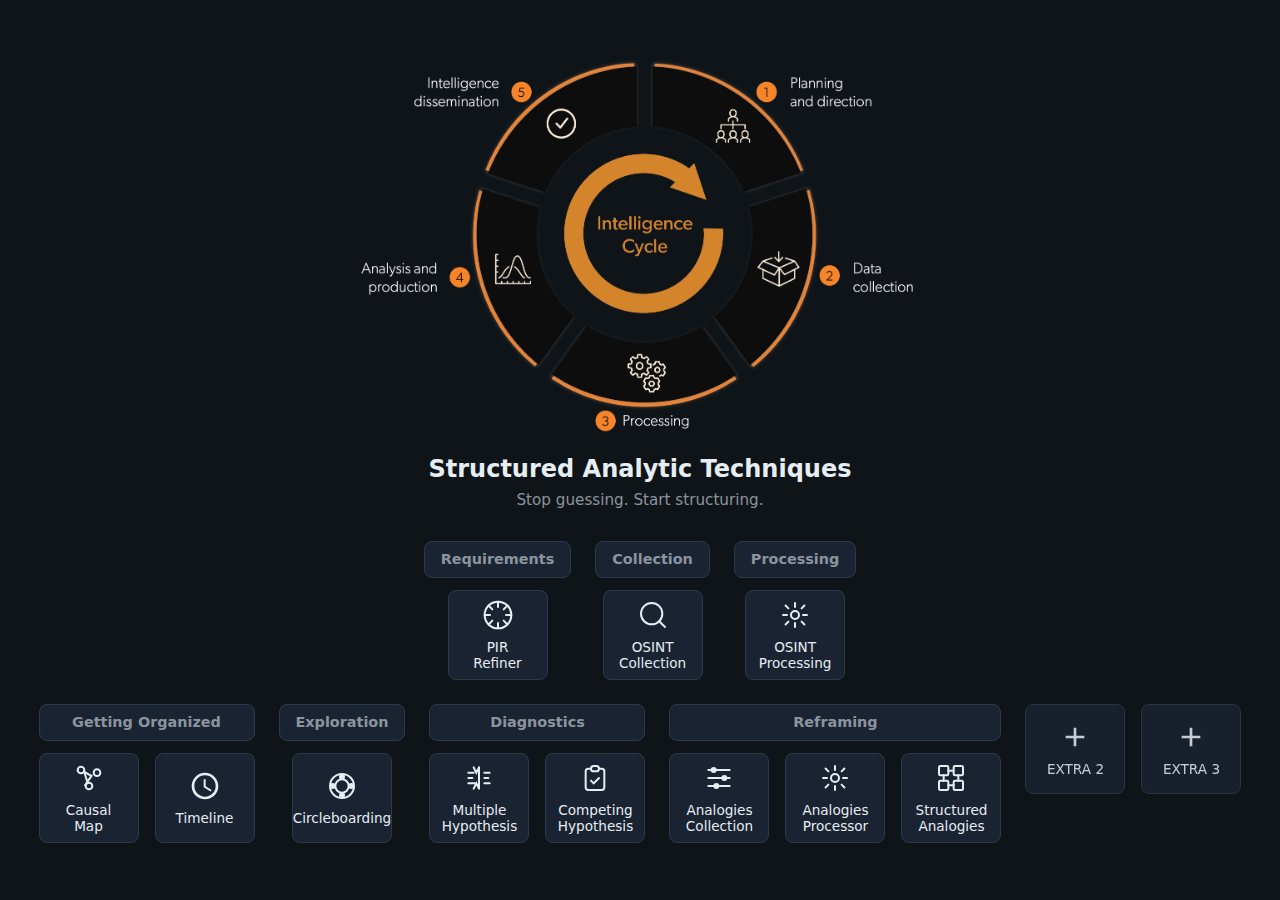
<file: index.html>
<!DOCTYPE html>
<html lang="en">
<head>
  <meta charset="UTF-8">
  <meta name="viewport" content="width=device-width, initial-scale=1.0">
  <title>Structured Analytic Techniques</title>
  <style>
    :root {
      --bg: #0f1419;
      --surface: #1a2332;
      --border: #2d3a4d;
      --text: #e6edf3;
      --text-muted: #8b949e;
      --accent: #58a6ff;
      --radius: 8px;
    }
    * { box-sizing: border-box; }
    body {
      margin: 0;
      font-family: "Segoe UI", system-ui, sans-serif;
      background: var(--bg);
      color: var(--text);
      min-height: 100vh;
      display: flex;
      flex-direction: column;
      align-items: center;
      justify-content: center;
      padding: 2rem 1rem;
    }
    .hub-logo { width: 586px; height: auto; margin-bottom: 1rem; filter: invert(1); }
    h1 { margin: 0 0 0.5rem; font-size: 1.5rem; }
    p.subtitle { margin: 0 0 2rem; color: var(--text-muted); font-size: 0.95rem; }
    .hub-categories {
      display: flex;
      flex-direction: row;
      flex-wrap: wrap;
      gap: 1.5rem;
      max-width: none;
      justify-content: center;
      align-items: flex-start;
    }
    .hub-category {
      display: flex;
      flex-direction: column;
      align-items: center;
    }
    .hub-category-wrap {
      display: inline-flex;
      flex-direction: column;
      align-items: stretch;
      gap: 0.75rem;
    }
    .hub-category-title {
      padding: 0.6rem 1rem;
      font-size: 0.9rem;
      font-weight: 600;
      color: var(--text-muted);
      background: var(--surface);
      border: 1px solid var(--border);
      border-radius: var(--radius);
      text-align: center;
    }
    .hub-buttons {
      display: flex;
      flex-wrap: wrap;
      gap: 1rem;
      justify-content: center;
    }
    .hub-btn {
      display: inline-flex;
      flex-direction: column;
      align-items: center;
      justify-content: center;
      gap: 0.5rem;
      width: 100px;
      min-width: 100px;
      height: 90px;
      min-height: 90px;
      padding: 1rem 0.75rem;
      color: var(--text);
      background: var(--surface);
      border: 1px solid var(--border);
      border-radius: var(--radius);
      text-decoration: none;
      font-size: 0.85rem;
      text-align: center;
      transition: border-color 0.2s, color 0.2s;
      box-sizing: border-box;
    }
    .hub-btn:hover {
      border-color: var(--accent);
      color: var(--accent);
    }
    .hub-btn svg {
      width: 32px;
      height: 32px;
      min-width: 32px;
      min-height: 32px;
      flex-shrink: 0;
      fill: currentColor;
    }
    .hub-btn svg[stroke] { fill: none; stroke: currentColor; }
    .hub-btn.extra { opacity: 0.85; }
    .hub-top-row { margin-bottom: 1.5rem; }
  </style>
</head>
<body>
  <img src="assets/img/logo.png" alt="Structured Analytic Techniques logo" class="hub-logo">
  <h1>Structured Analytic Techniques</h1>
  <p class="subtitle">Stop guessing. Start structuring.</p>
  <div class="hub-categories hub-top-row">
    <section class="hub-category">
      <div class="hub-category-wrap">
        <div class="hub-category-title">Requirements</div>
        <div class="hub-buttons">
          <a class="hub-btn" href="https://chatgpt.com/g/g-6991ef82e0dc8191b15286fe761777d5-intelligence-requirements-refiner" target="_blank" rel="noopener noreferrer" aria-label="Open PIR Refiner">
            <svg viewBox="0 0 24 24" aria-hidden="true" fill="none" stroke="currentColor" stroke-width="1.5" stroke-linecap="round"><circle cx="12" cy="12" r="10"/><path d="M12 2v4M12 18v4M2 12h4M18 12h4"/><path d="m4.93 4.93 2.83 2.83M16.24 16.24l2.83 2.83M4.93 19.07l2.83-2.83M16.24 7.76l2.83-2.83"/></svg>
            PIR Refiner
          </a>
        </div>
      </div>
    </section>
    <section class="hub-category">
      <div class="hub-category-wrap">
        <div class="hub-category-title">Collection</div>
        <div class="hub-buttons">
          <a class="hub-btn" href="https://chatgpt.com/g/g-6991cf0ff6ac8191965d9f137e68f239-osint-collection-agent" target="_blank" rel="noopener noreferrer" aria-label="Open OSINT Collection Agent">
            <svg viewBox="0 0 24 24" aria-hidden="true" fill="none" stroke="currentColor" stroke-width="1.5" stroke-linecap="round"><circle cx="11" cy="11" r="8"/><path d="m21 21-4.35-4.35"/></svg>
            OSINT Collection
          </a>
        </div>
      </div>
    </section>
    <section class="hub-category">
      <div class="hub-category-wrap">
        <div class="hub-category-title">Processing</div>
        <div class="hub-buttons">
          <a class="hub-btn" href="https://chatgpt.com/g/g-6991d37345b08191aeb92a24be068a20-osint-processing-agent" target="_blank" rel="noopener noreferrer" aria-label="Open OSINT Processing Agent">
            <svg viewBox="0 0 24 24" aria-hidden="true" fill="none" stroke="currentColor" stroke-width="1.5" stroke-linecap="round"><path d="M12 3v3m0 12v3M3 12h3m12 0h3"/><path d="m4.93 4.93 2.12 2.12M16.95 16.95l2.12 2.12M4.93 19.07l2.12-2.12M16.95 7.05l2.12-2.12"/><circle cx="12" cy="12" r="3"/></svg>
            OSINT Processing
          </a>
        </div>
      </div>
    </section>
  </div>
  <div class="hub-categories">
    <section class="hub-category">
      <div class="hub-category-wrap">
        <div class="hub-category-title">Getting Organized</div>
        <div class="hub-buttons">
        <a class="hub-btn" href="http://localhost:8765" aria-label="Open Causal Map (port 8765)">
          <svg viewBox="0 0 24 24" aria-hidden="true" fill="none" stroke="currentColor" stroke-width="1.5" stroke-linecap="round"><circle cx="6" cy="6" r="2.5"/><circle cx="18" cy="8" r="2.5"/><circle cx="12" cy="18" r="2.5"/><path d="M8.2 7.2l5.5 3.2M14 10.2l-5 7.2M8.5 7.5L11 16"/></svg>
          Causal Map
        </a>
        <a class="hub-btn" href="http://localhost:8080" aria-label="Open Timeline (port 8080)">
          <svg viewBox="0 0 24 24" aria-hidden="true"><path d="M12 2C6.5 2 2 6.5 2 12s4.5 10 10 10 10-4.5 10-10S17.5 2 12 2zm0 18c-4.41 0-8-3.59-8-8s3.59-8 8-8 8 3.59 8 8-3.59 8-8 8zm.5-13H11v6l5.25 3.15.75-1.23-4.5-2.67V7z"/></svg>
          Timeline
        </a>
        </div>
      </div>
    </section>
    <section class="hub-category">
      <div class="hub-category-wrap">
        <div class="hub-category-title">Exploration</div>
        <div class="hub-buttons">
        <a class="hub-btn" href="http://localhost:8082" aria-label="Open Circleboarding (port 8082)">
          <svg viewBox="0 0 24 24" aria-hidden="true" fill="none" stroke="currentColor" stroke-width="1.5"><circle cx="12" cy="12" r="9"/><circle cx="12" cy="12" r="5"/><circle cx="12" cy="5" r="1.5" fill="currentColor"/><circle cx="19" cy="12" r="1.5" fill="currentColor"/><circle cx="12" cy="19" r="1.5" fill="currentColor"/><circle cx="5" cy="12" r="1.5" fill="currentColor"/></svg>
          Circleboarding
        </a>
        </div>
      </div>
    </section>
    <section class="hub-category">
      <div class="hub-category-wrap">
        <div class="hub-category-title">Diagnostics</div>
        <div class="hub-buttons">
        <a class="hub-btn" href="http://localhost:8083" aria-label="Open Multiple Hypothesis Generation (port 8083)">
          <svg viewBox="0 0 24 24" aria-hidden="true" fill="none" stroke="currentColor" stroke-width="1.5" stroke-linecap="round"><path d="M12 4v16M4 8h4M4 12h3M4 16h5M16 8h4M16 12h3M16 16h4M8 4l2 4 2-4M8 20l2-4 2 4"/></svg>
          Multiple Hypothesis
        </a>
        <a class="hub-btn" href="http://localhost:8084" aria-label="Open Competing Hypothesis evidence list (port 8084)">
          <svg viewBox="0 0 24 24" aria-hidden="true" fill="none" stroke="currentColor" stroke-width="1.5" stroke-linecap="round"><path d="M9 5H7a2 2 0 00-2 2v12a2 2 0 002 2h10a2 2 0 002-2V7a2 2 0 00-2-2h-2M9 5a2 2 0 002 2h2a2 2 0 002-2M9 5a2 2 0 012-2h2a2 2 0 012 2m-6 9l2 2 4-4"/></svg>
          Competing Hypothesis
        </a>
        </div>
      </div>
    </section>
    <section class="hub-category">
      <div class="hub-category-wrap">
        <div class="hub-category-title">Reframing</div>
        <div class="hub-buttons">
          <a class="hub-btn" href="https://chatgpt.com/g/g-6994a86ec1308191a75feb4560559f55-structured-analogies-collection-agent" target="_blank" rel="noopener noreferrer" aria-label="Open Analogies Collection">
            <svg viewBox="0 0 24 24" aria-hidden="true" fill="none" stroke="currentColor" stroke-width="1.5" stroke-linecap="round"><path d="M4 6h16M4 12h16M4 18h16"/><circle cx="8" cy="6" r="1.5" fill="currentColor"/><circle cx="16" cy="12" r="1.5" fill="currentColor"/><circle cx="10" cy="18" r="1.5" fill="currentColor"/></svg>
            Analogies Collection
          </a>
          <a class="hub-btn" href="https://chatgpt.com/g/g-6994a1ae593c81918abf9c09e97a51f0-structured-analogies-procession-agent" target="_blank" rel="noopener noreferrer" aria-label="Open Analogies Processor">
            <svg viewBox="0 0 24 24" aria-hidden="true" fill="none" stroke="currentColor" stroke-width="1.5" stroke-linecap="round"><path d="M12 3v3m0 12v3M3 12h3m12 0h3"/><path d="m4.93 4.93 2.12 2.12M16.95 16.95l2.12 2.12M4.93 19.07l2.12-2.12M16.95 7.05l2.12-2.12"/><circle cx="12" cy="12" r="3"/></svg>
            Analogies Processor
          </a>
          <a class="hub-btn" href="04-reframing/structured-analysis-of-analogies/index.html" aria-label="Open Structured Analogies">
            <svg viewBox="0 0 24 24" aria-hidden="true" fill="none" stroke="currentColor" stroke-width="1.5" stroke-linecap="round"><rect x="3" y="3" width="7" height="7" rx="1"/><rect x="14" y="3" width="7" height="7" rx="1"/><rect x="3" y="14" width="7" height="7" rx="1"/><rect x="14" y="14" width="7" height="7" rx="1"/><path d="M10 6.5h4M6.5 10v4M17.5 10v4M10 17.5h4"/></svg>
            Structured Analogies
          </a>
        </div>
      </div>
    </section>
    <section class="hub-category">
      <div class="hub-category-wrap">
        <div class="hub-buttons">
        <a class="hub-btn extra" href="http://localhost:8085" aria-label="EXTRA 2 (port 8085)"><svg viewBox="0 0 24 24" aria-hidden="true"><path d="M19 13h-6v6h-2v-6H5v-2h6V5h2v6h6v2z" fill="currentColor"/></svg> EXTRA 2</a>
        <a class="hub-btn extra" href="http://localhost:8086" aria-label="EXTRA 3 (port 8086)"><svg viewBox="0 0 24 24" aria-hidden="true"><path d="M19 13h-6v6h-2v-6H5v-2h6V5h2v6h6v2z" fill="currentColor"/></svg> EXTRA 3</a>
        </div>
      </div>
    </section>
  </div>
</body>
</html>
</file>
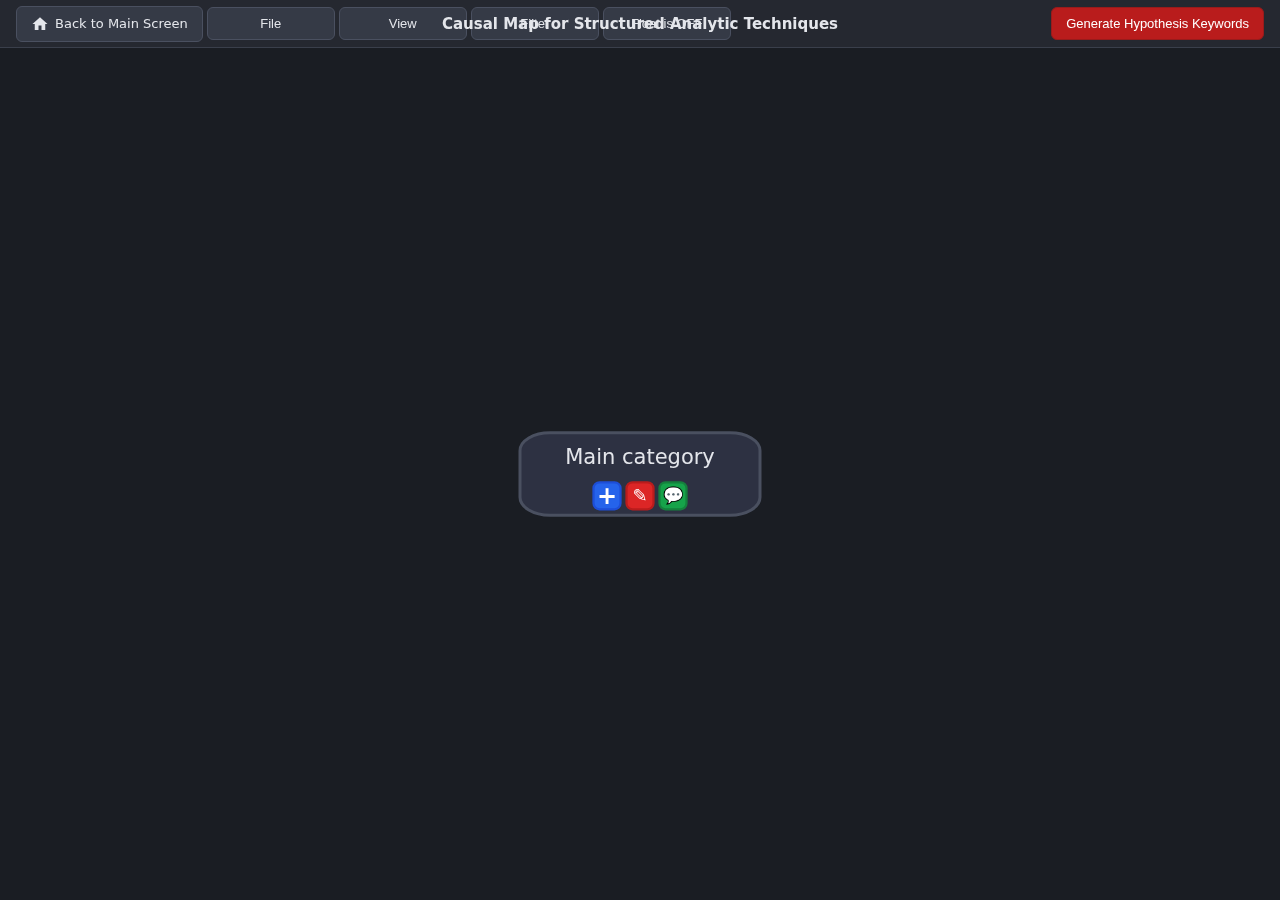
<file: structured-analytic-causal-map/index.html>
<!DOCTYPE html>
<html lang="en">
<head>
  <meta charset="UTF-8">
  <meta name="viewport" content="width=device-width, initial-scale=1.0">
  <title>Causal Map for SAT</title>
  <style>
    * { box-sizing: border-box; }
    body {
      margin: 0;
      font-family: 'Segoe UI', system-ui, sans-serif;
      background: #1a1d23;
      color: #e4e6eb;
      min-height: 100vh;
      overflow: hidden;
    }
    #toolbar {
      position: fixed;
      top: 0;
      left: 0;
      right: 0;
      height: 48px;
      background: #252830;
      border-bottom: 1px solid #3a3f4b;
      display: flex;
      align-items: center;
      padding: 0 16px;
      z-index: 100;
    }
    #toolbar-left {
      display: flex;
      align-items: center;
      gap: 4px;
    }
    #toolbar button, .toolbar-menu-btn {
      padding: 8px 14px;
      border: 1px solid #4a5060;
      background: #353a46;
      color: #e4e6eb;
      border-radius: 6px;
      cursor: pointer;
      font-size: 13px;
    }
    #btn-file, #btn-view, #btn-filter, #btn-float {
      width: 128px;
      min-width: 128px;
      box-sizing: border-box;
    }
    #toolbar button:hover, .toolbar-menu-btn:hover {
      background: #404654;
      border-color: #5a6070;
    }
    .toolbar-menu-btn.primary {
      background: #2563eb;
      border-color: #3b82f6;
    }
    .toolbar-menu-btn.primary:hover {
      background: #3b82f6;
    }
    .toolbar-dropdown {
      position: relative;
    }
    .toolbar-dropdown .dropdown-menu {
      display: none;
      position: absolute;
      top: 100%;
      left: 0;
      margin-top: 4px;
      min-width: 160px;
      background: #252830;
      border: 1px solid #3a3f4b;
      border-radius: 8px;
      box-shadow: 0 8px 24px rgba(0,0,0,0.4);
      padding: 6px 0;
      z-index: 110;
    }
    .toolbar-dropdown.open .dropdown-menu {
      display: block;
    }
    .toolbar-dropdown .dropdown-menu button {
      display: block;
      width: 100%;
      padding: 10px 16px;
      border: none;
      border-radius: 0;
      background: transparent;
      color: #e4e6eb;
      text-align: left;
      font-size: 13px;
      cursor: pointer;
    }
    .toolbar-dropdown .dropdown-menu button:hover {
      background: #353a46;
    }
    .toolbar-dropdown .dropdown-menu button.primary {
      background: #2563eb;
      color: #fff;
    }
    .toolbar-dropdown .dropdown-menu button.primary:hover {
      background: #3b82f6;
    }
    .toolbar-dropdown .dropdown-menu button.danger {
      color: #f87171;
    }
    .toolbar-dropdown .dropdown-menu button.danger:hover {
      background: #4a2525;
    }
    .toolbar-dropdown .dropdown-menu .filter-levels {
      padding: 8px 16px 12px;
      min-width: 140px;
    }
    .toolbar-dropdown .dropdown-menu .filter-levels .filter-row {
      display: flex;
      align-items: center;
      gap: 8px;
      padding: 4px 0;
      cursor: pointer;
      color: #e4e6eb;
      font-size: 13px;
    }
    .toolbar-dropdown .dropdown-menu .filter-levels .filter-row:hover {
      background: transparent;
    }
    .toolbar-dropdown .dropdown-menu .filter-levels input[type="checkbox"] {
      cursor: pointer;
      accent-color: #3d5a80;
    }
    .btn-keywords,
    #toolbar .btn-keywords,
    #btn-keywords {
      background: #b91c1c !important;
      color: #fff !important;
      border-color: #991b1b !important;
    }
    .btn-keywords:hover,
    #toolbar .btn-keywords:hover,
    #btn-keywords:hover {
      background: #dc2626 !important;
      border-color: #b91c1b !important;
      color: #fff !important;
    }
    #toolbar-title {
      position: absolute;
      left: 50%;
      transform: translateX(-50%);
      font-size: 15px;
      font-weight: 600;
      color: #e4e6eb;
      pointer-events: none;
    }
    #toolbar-right {
      margin-left: auto;
      display: flex;
      align-items: center;
    }
    .toolbar-btn-back {
      display: inline-flex;
      align-items: center;
      gap: 6px;
      text-decoration: none;
      color: inherit;
    }
    .toolbar-btn-back svg { width: 18px; height: 18px; flex-shrink: 0; fill: currentColor; }
    #toolbar input[type="file"] {
      display: none;
    }
    #canvas-wrap {
      position: fixed;
      top: 48px;
      left: 0;
      right: 0;
      bottom: 0;
      overflow: hidden;
      cursor: grab;
    }
    #canvas-wrap.dragging { cursor: grabbing; }
    #canvas-wrap:not(.dragging) .node { cursor: pointer; }
    svg {
      display: block;
      width: 100%;
      height: 100%;
    }
    .link {
      fill: none;
      stroke: #5a6070;
      stroke-width: 2;
      marker-end: url(#arrowhead);
      transition: stroke 0.15s;
    }
    .link:hover { stroke: #7a8090; }
    .node-group {
      cursor: grab;
    }
    .node-group:active {
      cursor: grabbing;
    }
    .node-box {
      stroke: #4a5060;
      stroke-width: 2;
      rx: 20;
      ry: 12;
      transition: fill 0.15s, stroke 0.15s;
    }
    .node-group:hover .node-box {
      filter: brightness(1.08);
      stroke: #5a6070;
    }
    .node-group.selected .node-box {
      stroke: #2563eb;
      stroke-width: 2.5;
    }
    .node-label {
      fill: #e4e6eb;
      font-size: 14px;
      font-weight: 500;
      text-anchor: middle;
      dominant-baseline: central;
      pointer-events: none;
      user-select: none;
    }
    .node-label-wrap {
      margin: 0;
      padding: 6px 12px 4px;
      font-size: 14px;
      font-weight: 500;
      color: #e4e6eb;
      line-height: 1.35;
      word-wrap: break-word;
      word-break: break-word;
      white-space: normal;
      text-align: center;
      pointer-events: none;
      user-select: none;
      width: 100%;
      box-sizing: border-box;
    }
    .node-add {
      fill: #2563eb;
      stroke: #1d4ed8;
      stroke-width: 1.5;
      cursor: pointer;
      transition: fill 0.15s;
    }
    .node-add:hover {
      fill: #3b82f6;
    }
    .node-add-icon {
      fill: #fff;
      font-size: 16px;
      font-weight: bold;
      text-anchor: middle;
      dominant-baseline: central;
      pointer-events: none;
    }
    .node-edit {
      fill: #dc2626;
      stroke: #b91c1c;
      stroke-width: 1.5;
      cursor: pointer;
      transition: fill 0.15s;
    }
    .node-edit:hover {
      fill: #ef4444;
    }
    .node-edit-icon {
      fill: #fff;
      font-size: 12px;
      text-anchor: middle;
      dominant-baseline: central;
      pointer-events: none;
    }
    .node-comment {
      fill: #16a34a;
      stroke: #15803d;
      stroke-width: 1.5;
      cursor: pointer;
      transition: fill 0.15s;
    }
    .node-comment:hover {
      fill: #22c55e;
    }
    .node-comment-icon {
      fill: #fff;
      font-size: 11px;
      text-anchor: middle;
      dominant-baseline: central;
      pointer-events: none;
    }
    #prompt-overlay {
      display: none;
      position: fixed;
      inset: 0;
      background: rgba(0,0,0,0.6);
      z-index: 200;
      align-items: center;
      justify-content: center;
    }
    #prompt-overlay.visible {
      display: flex;
    }
    #prompt-box {
      background: #252830;
      border: 1px solid #3a3f4b;
      border-radius: 12px;
      padding: 24px;
      min-width: 320px;
      box-shadow: 0 8px 32px rgba(0,0,0,0.4);
    }
    #prompt-box label {
      display: block;
      margin-bottom: 8px;
      font-size: 13px;
      color: #b0b4bc;
    }
    #prompt-box input {
      width: 100%;
      padding: 10px 12px;
      font-size: 14px;
      border: 1px solid #4a5060;
      border-radius: 6px;
      background: #1a1d23;
      color: #e4e6eb;
      margin-bottom: 8px;
    }
    #prompt-box input:focus {
      outline: none;
      border-color: #2563eb;
    }
    #prompt-colors {
      display: none;
      flex-wrap: wrap;
      gap: 8px;
      margin-bottom: 12px;
    }
    #prompt-colors.visible {
      display: flex;
    }
    #prompt-colors .color-swatch {
      width: 32px;
      height: 32px;
      border-radius: 6px;
      border: 2px solid transparent;
      cursor: pointer;
      transition: transform 0.15s, border-color 0.15s;
    }
    #prompt-colors .color-swatch:hover { transform: scale(1.1); }
    #prompt-colors .color-swatch.selected { border-color: #e4e6eb; }
    #prompt-actions {
      display: flex;
      align-items: center;
      justify-content: flex-end;
      gap: 8px;
      margin-top: 8px;
    }
    #prompt-actions button {
      padding: 8px 16px;
      border-radius: 6px;
      border: none;
      cursor: pointer;
      font-size: 13px;
    }
    #prompt-change-color {
      margin-right: auto;
      background: #353a46;
      color: #e4e6eb;
      border: 1px solid #4a5060;
    }
    #prompt-change-color:hover { background: #404654; }
    #prompt-cancel {
      background: #353a46;
      color: #e4e6eb;
      border: 1px solid #4a5060;
    }
    #prompt-ok {
      background: #2563eb;
      color: #fff;
    }
    #prompt-ok:hover { background: #3b82f6; }
    #prompt-cancel:hover { background: #404654; }
    #side-picker-overlay {
      display: none;
      position: fixed;
      inset: 0;
      background: rgba(0,0,0,0.6);
      z-index: 200;
      align-items: center;
      justify-content: center;
    }
    #side-picker-overlay.visible { display: flex; }
    #side-picker-box {
      background: #252830;
      border: 1px solid #3a3f4b;
      border-radius: 12px;
      padding: 24px;
      min-width: 280px;
      box-shadow: 0 8px 32px rgba(0,0,0,0.4);
    }
    #side-picker-box p { margin: 0 0 16px; color: #b0b4bc; font-size: 13px; }
    .side-buttons { display: flex; gap: 10px; flex-wrap: wrap; justify-content: center; }
    #side-picker-box .side-btn {
      padding: 12px 20px;
      border-radius: 8px;
      border: 1px solid #4a5060;
      background: #353a46;
      color: #e4e6eb;
      cursor: pointer;
      font-size: 14px;
    }
    #side-picker-box .side-btn:hover { background: #404654; border-color: #5a6070; }
    #side-picker-box .side-btn.left { border-color: #3d5a80; }
    #side-picker-box .side-btn.right { border-color: #5c7e9e; }
    #side-picker-box .side-btn.down { border-color: #2d6a4f; }
    #keywords-overlay {
      display: none;
      position: fixed;
      inset: 0;
      background: rgba(0,0,0,0.6);
      z-index: 200;
      align-items: center;
      justify-content: center;
    }
    #keywords-overlay.visible { display: flex; }
    #keywords-box {
      background: #252830;
      border: 1px solid #3a3f4b;
      border-radius: 12px;
      padding: 24px;
      min-width: 360px;
      max-width: 90vw;
      max-height: 90vh;
      overflow-y: auto;
      box-shadow: 0 8px 32px rgba(0,0,0,0.4);
    }
    #keywords-header {
      display: flex;
      align-items: center;
      justify-content: space-between;
      margin-bottom: 8px;
    }
    #keywords-title { margin: 0; font-size: 16px; font-weight: 600; color: #e4e6eb; }
    #keywords-close {
      background: transparent; border: none; color: #b0b4bc; font-size: 24px;
      line-height: 1; cursor: pointer; padding: 0 4px; border-radius: 4px;
    }
    #keywords-close:hover { color: #e4e6eb; background: #353a46; }
    #keywords-hint {
      margin: 0 0 16px; font-size: 12px; color: #9ca3af;
    }
    #keywords-box label {
      display: block; margin: 12px 0 6px; font-size: 13px; color: #b0b4bc;
    }
    #keywords-box label:first-of-type { margin-top: 0; }
    #keywords-box input[type="text"] {
      width: 100%; padding: 10px 12px; font-size: 14px;
      border: 1px solid #4a5060; border-radius: 6px;
      background: #1a1d23; color: #e4e6eb; box-sizing: border-box;
    }
    #keywords-box input:focus {
      outline: none; border-color: #2563eb;
    }
    .keyword-entity {
      margin-bottom: 12px;
    }
    .keyword-entity > label {
      display: block;
      margin: 12px 0 6px;
      font-size: 13px;
      color: #b0b4bc;
    }
    .keyword-entity > label:first-child { margin-top: 0; }
    .keyword-row {
      display: flex;
      align-items: center;
      gap: 8px;
      margin-bottom: 6px;
    }
    .keyword-row input {
      flex: 1;
      min-width: 0;
    }
    .keyword-add-row {
      flex-shrink: 0;
      width: 36px;
      height: 36px;
      padding: 0;
      border: 1px dashed #4a5060;
      border-radius: 6px;
      background: #2a2e36;
      color: #9ca3af;
      font-size: 18px;
      line-height: 1;
      cursor: pointer;
    }
    .keyword-add-row:hover {
      background: #353a46;
      color: #e4e6eb;
      border-color: #5a6070;
    }
    #keywords-actions {
      display: flex; gap: 10px; margin-top: 20px; flex-wrap: wrap;
    }
    #keywords-actions button {
      padding: 10px 18px; font-size: 14px; border-radius: 6px;
      cursor: pointer; border: 1px solid #4a5060;
      background: #353a46; color: #e4e6eb;
    }
    #keywords-actions button.primary {
      background: #b91c1c; border-color: #991b1b; color: #fff;
    }
    #keywords-actions button.primary:hover { background: #dc2626; }
    #keywords-actions button:hover { background: #4a5060; }

    #comment-overlay {
      display: none;
      position: fixed;
      inset: 0;
      background: rgba(0,0,0,0.6);
      z-index: 200;
      align-items: center;
      justify-content: center;
    }
    #comment-overlay.visible { display: flex; }
    #comment-panels-wrapper {
      display: flex;
      flex-direction: row;
      align-items: flex-start;
      justify-content: center;
      gap: 20px;
      flex-wrap: wrap;
      max-width: 95vw;
      max-height: 95vh;
      overflow: auto;
    }
    #comment-keywords-slot {
      flex-shrink: 0;
    }
    #comment-keywords-slot:empty {
      display: none;
    }
    #comment-keywords-slot .keywords-box-inline {
      align-self: stretch;
    }
    #comment-actions-row {
      margin-top: 20px;
      display: flex;
      flex-direction: row;
      align-items: center;
      justify-content: space-between;
      gap: 12px;
      flex-wrap: wrap;
    }
    #comment-save-close {
      padding: 10px 18px;
      font-size: 14px;
      border-radius: 6px;
      cursor: pointer;
      border: 1px solid #2563eb;
      background: #2563eb;
      color: #fff;
    }
    #comment-save-close:hover {
      background: #3b82f6;
      border-color: #3b82f6;
    }
    #comment-box {
      background: #252830;
      border: 1px solid #3a3f4b;
      border-radius: 12px;
      padding: 24px;
      min-width: 360px;
      max-width: 90vw;
      box-shadow: 0 8px 32px rgba(0,0,0,0.4);
      position: relative;
    }
    #comment-header {
      display: flex;
      align-items: center;
      justify-content: space-between;
      margin-bottom: 16px;
    }
    #comment-title {
      margin: 0;
      font-size: 16px;
      font-weight: 600;
      color: #e4e6eb;
    }
    #comment-close {
      background: transparent;
      border: none;
      color: #b0b4bc;
      font-size: 24px;
      line-height: 1;
      cursor: pointer;
      padding: 0 4px;
      border-radius: 4px;
    }
    #comment-close:hover {
      color: #e4e6eb;
      background: #353a46;
    }
    #comment-box label {
      display: block;
      margin: 12px 0 6px;
      font-size: 13px;
      color: #b0b4bc;
    }
    #comment-box label:first-of-type { margin-top: 0; }
    #comment-description, #comment-source, #comment-date, #comment-time {
      width: 100%;
      padding: 10px 12px;
      font-size: 14px;
      border: 1px solid #4a5060;
      border-radius: 6px;
      background: #1a1d23;
      color: #e4e6eb;
      font-family: inherit;
      box-sizing: border-box;
    }
    #comment-description {
      resize: vertical;
      min-height: 80px;
    }
    #comment-description:focus, #comment-source:focus, #comment-date:focus, #comment-time:focus {
      outline: none;
      border-color: #2563eb;
    }
    .comment-evidence-row {
      display: flex;
      align-items: center;
      gap: 8px;
      margin: 12px 0 0;
      cursor: pointer;
      font-size: 13px;
      color: #b0b4bc;
    }
    .comment-evidence-row input[type="checkbox"] {
      cursor: pointer;
      accent-color: #3d5a80;
      width: 18px;
      height: 18px;
    }
    .comment-evidence-row span {
      color: #e4e6eb;
    }
    #comment-btn-keywords {
      padding: 10px 14px;
      border-radius: 6px;
      cursor: pointer;
      font-size: 13px;
    }
    #edit-overlay {
      display: none;
      position: fixed;
      inset: 0;
      background: rgba(0,0,0,0.6);
      z-index: 200;
      align-items: center;
      justify-content: center;
    }
    #edit-overlay.visible { display: flex; }
    #edit-box {
      background: #252830;
      border: 1px solid #3a3f4b;
      border-radius: 12px;
      padding: 24px;
      min-width: 320px;
      box-shadow: 0 8px 32px rgba(0,0,0,0.4);
    }
    #edit-box label {
      display: block;
      margin: 12px 0 6px;
      font-size: 13px;
      color: #b0b4bc;
    }
    #edit-box label:first-child { margin-top: 0; }
    #edit-box #edit-label {
      width: 100%;
      padding: 10px 12px;
      font-size: 14px;
      border: 1px solid #4a5060;
      border-radius: 6px;
      background: #1a1d23;
      color: #e4e6eb;
    }
    #edit-box #edit-label:focus {
      outline: none;
      border-color: #2563eb;
    }
    .edit-row { margin: 12px 0; }
    #edit-change-color {
      padding: 8px 14px;
      border-radius: 6px;
      border: 1px solid #4a5060;
      background: #353a46;
      color: #e4e6eb;
      cursor: pointer;
      font-size: 13px;
    }
    #edit-change-color:hover { background: #404654; }
    #edit-colors {
      display: none;
      flex-wrap: wrap;
      gap: 8px;
      margin-top: 10px;
    }
    #edit-colors.visible {
      display: flex;
    }
    #edit-colors .color-swatch {
      width: 32px;
      height: 32px;
      border-radius: 6px;
      border: 2px solid transparent;
      cursor: pointer;
      transition: transform 0.15s, border-color 0.15s;
    }
    #edit-colors .color-swatch:hover { transform: scale(1.1); }
    #edit-colors .color-swatch.selected { border-color: #e4e6eb; }
    #edit-actions {
      display: flex;
      justify-content: flex-end;
      align-items: center;
      gap: 8px;
      margin-top: 16px;
    }
    #edit-actions button {
      padding: 8px 16px;
      border-radius: 6px;
      border: none;
      cursor: pointer;
      font-size: 13px;
    }
    #edit-delete {
      background: #b91c1c;
      color: #fff;
      margin-right: auto;
    }
    #edit-delete:hover { background: #dc2626; }
    #edit-delete.hidden { display: none; }
    #edit-cancel {
      background: #353a46;
      color: #e4e6eb;
      border: 1px solid #4a5060;
    }
    #edit-ok { background: #2563eb; color: #fff; }
    #edit-ok:hover { background: #3b82f6; }
    #edit-cancel:hover { background: #404654; }
    .btn-delete-view {
      background: #4a2525;
      border-color: #6a3535;
      color: #e4e6eb;
    }
    .btn-delete-view:hover { background: #5a3030; border-color: #7a4545; }
    #confirm-overlay {
      display: none;
      position: fixed;
      inset: 0;
      background: rgba(0,0,0,0.6);
      z-index: 200;
      align-items: center;
      justify-content: center;
    }
    #confirm-overlay.visible { display: flex; }
    #confirm-box {
      background: #252830;
      border: 1px solid #3a3f4b;
      border-radius: 12px;
      padding: 24px;
      min-width: 320px;
      max-width: 90vw;
      box-shadow: 0 8px 32px rgba(0,0,0,0.4);
    }
    #confirm-message {
      margin: 0 0 20px;
      font-size: 14px;
      color: #e4e6eb;
      line-height: 1.5;
    }
    #confirm-actions {
      display: flex;
      justify-content: flex-end;
      gap: 8px;
    }
    #confirm-actions button {
      padding: 8px 16px;
      border-radius: 6px;
      border: none;
      cursor: pointer;
      font-size: 13px;
    }
    #confirm-cancel {
      background: #353a46;
      color: #e4e6eb;
      border: 1px solid #4a5060;
    }
    #confirm-cancel:hover { background: #404654; }
    #confirm-ok {
      background: #b91c1c;
      color: #fff;
    }
    #confirm-ok:hover { background: #dc2626; }
  </style>
</head>
<body>
  <div id="toolbar">
    <div id="toolbar-left">
      <a href="http://localhost:3000/" target="_self" class="toolbar-menu-btn toolbar-btn-back" aria-label="Back to main screen">
        <svg viewBox="0 0 24 24" aria-hidden="true"><path d="M10 20v-6h4v6h5v-8h3L12 3 2 12h3v8z"/></svg>
        Back to Main Screen
      </a>
      <div class="toolbar-dropdown" id="dropdown-file">
        <button type="button" class="toolbar-menu-btn" id="btn-file">File</button>
        <div class="dropdown-menu" id="menu-file">
          <button type="button" id="btn-save">Save</button>
          <button type="button" id="btn-export">Export JSON</button>
          <button type="button" id="btn-import-trigger">Import JSON</button>
        </div>
      </div>
      <div class="toolbar-dropdown" id="dropdown-view">
        <button type="button" class="toolbar-menu-btn" id="btn-view">View</button>
        <div class="dropdown-menu" id="menu-view">
          <button type="button" id="btn-center-view" class="primary">Center View</button>
          <button type="button" id="btn-delete-view" class="btn-delete-view">Reset Map</button>
        </div>
      </div>
      <div class="toolbar-dropdown" id="dropdown-filter">
        <button type="button" class="toolbar-menu-btn" id="btn-filter">Filter</button>
        <div class="dropdown-menu" id="menu-filter">
          <div class="filter-levels" id="filter-levels"></div>
        </div>
      </div>
      <button type="button" id="btn-float" class="toolbar-menu-btn">Float is OFF</button>
    </div>
    <div id="toolbar-title">Causal Map for Structured Analytic Techniques</div>
    <div id="toolbar-right">
      <button type="button" id="btn-keywords" class="toolbar-menu-btn btn-keywords">Generate Hypothesis Keywords</button>
    </div>
    <input type="file" id="file-import" accept=".json,application/json">
  </div>

  <div id="canvas-wrap">
    <svg id="svg" xmlns="http://www.w3.org/2000/svg">
      <defs>
        <marker id="arrowhead" markerWidth="10" markerHeight="7" refX="9" refY="3.5" orient="auto">
          <polygon points="0 0, 10 3.5, 0 7" fill="#5a6070" />
        </marker>
      </defs>
      <g id="zoom-pan">
        <g id="links"></g>
        <g id="nodes"></g>
      </g>
    </svg>
  </div>

  <div id="prompt-overlay">
    <div id="prompt-box">
      <label id="prompt-label">Name the new sub-variable</label>
      <input type="text" id="prompt-input" placeholder="Enter label..." autocomplete="off">
      <div id="prompt-colors"></div>
      <div id="prompt-actions">
        <button type="button" id="prompt-change-color">Color</button>
        <button type="button" id="prompt-cancel">Cancel</button>
        <button type="button" id="prompt-ok">OK</button>
      </div>
    </div>
  </div>

  <div id="side-picker-overlay">
    <div id="side-picker-box">
      <p>Place new first-level node on which side?</p>
      <div class="side-buttons">
        <button type="button" class="side-btn left" data-side="left">Left</button>
        <button type="button" class="side-btn right" data-side="right">Right</button>
        <button type="button" class="side-btn down" data-side="down">Down</button>
      </div>
    </div>
  </div>

  <div id="keywords-overlay">
    <div id="keywords-box">
      <div id="keywords-header">
        <h2 id="keywords-title">Create Indicators</h2>
        <button type="button" id="keywords-close" aria-label="Close">×</button>
      </div>
      <p id="keywords-hint">Fill one or more fields (comma-separated for multiple). Not all are required.</p>
      <div class="keyword-entity" data-entity="What">
        <label>What?</label>
        <div class="keyword-rows">
          <div class="keyword-row"><input type="text" placeholder="What kind of indicator could it be?"><button type="button" class="keyword-add-row" aria-label="Add row">+</button></div>
        </div>
      </div>
      <div class="keyword-entity" data-entity="Who">
        <label>Who?</label>
        <div class="keyword-rows">
          <div class="keyword-row"><input type="text" placeholder="Who could cause the indicator?"><button type="button" class="keyword-add-row" aria-label="Add row">+</button></div>
        </div>
      </div>
      <div class="keyword-entity" data-entity="When">
        <label>When?</label>
        <div class="keyword-rows">
          <div class="keyword-row"><input type="text" placeholder="When would we see the indicator?"><button type="button" class="keyword-add-row" aria-label="Add row">+</button></div>
        </div>
      </div>
      <div class="keyword-entity" data-entity="Where">
        <label>Where?</label>
        <div class="keyword-rows">
          <div class="keyword-row"><input type="text" placeholder="Where would we see the indicator?"><button type="button" class="keyword-add-row" aria-label="Add row">+</button></div>
        </div>
      </div>
      <div class="keyword-entity" data-entity="Why">
        <label>Why?</label>
        <div class="keyword-rows">
          <div class="keyword-row"><input type="text" placeholder="Why is the indicator important?"><button type="button" class="keyword-add-row" aria-label="Add row">+</button></div>
        </div>
      </div>
      <div class="keyword-entity" data-entity="How">
        <label>How?</label>
        <div class="keyword-rows">
          <div class="keyword-row"><input type="text" placeholder="How would this indicator manifest / be observed?"><button type="button" class="keyword-add-row" aria-label="Add row">+</button></div>
        </div>
      </div>
      <div id="keywords-actions">
        <button type="button" id="keywords-create" class="primary">Create Indicators</button>
        <button type="button" id="keywords-cancel">Cancel</button>
      </div>
    </div>
  </div>

  <div id="comment-overlay">
    <div id="comment-panels-wrapper">
      <div id="comment-box">
        <div id="comment-header">
          <h2 id="comment-title">Comment</h2>
          <button type="button" id="comment-close" aria-label="Close">×</button>
        </div>
        <label for="comment-description">Description</label>
        <textarea id="comment-description" rows="4" placeholder="Optional description..."></textarea>
        <label for="comment-source">Source</label>
        <input type="text" id="comment-source" placeholder="Optional source URL or reference...">
        <label for="comment-date">Date</label>
        <input type="text" id="comment-date" placeholder="YYYY-MM-DD">
        <label for="comment-time">Time</label>
        <input type="text" id="comment-time" placeholder="HH:MM">
        <label class="comment-evidence-row">
          <input type="checkbox" id="comment-evidence" aria-describedby="comment-evidence-desc">
          <span id="comment-evidence-desc">Use as Evidence?</span>
        </label>
        <div id="comment-actions-row">
          <button type="button" id="comment-btn-keywords" class="btn-keywords">Generate Hypothesis Keywords</button>
          <button type="button" id="comment-save-close" class="comment-save-close">Save and Close</button>
        </div>
      </div>
      <div id="comment-keywords-slot"></div>
    </div>
  </div>

  <div id="confirm-overlay">
    <div id="confirm-box">
      <p id="confirm-message">Are you sure? This will remove everything and reset the map to the default.</p>
      <div id="confirm-actions">
        <button type="button" id="confirm-cancel">Cancel</button>
        <button type="button" id="confirm-ok">Reset Map</button>
      </div>
    </div>
  </div>

  <div id="edit-overlay">
    <div id="edit-box">
      <label>Label</label>
      <input type="text" id="edit-label" placeholder="Node label..." autocomplete="off">
      <div class="edit-row">
        <button type="button" id="edit-change-color">Change Color</button>
        <div id="edit-colors"></div>
      </div>
      <div id="edit-actions">
        <button type="button" id="edit-delete" class="edit-delete">Delete</button>
        <button type="button" id="edit-cancel">Cancel</button>
        <button type="button" id="edit-ok">OK</button>
      </div>
    </div>
  </div>

  <script>
(function () {
  'use strict';

  const NODE_MIN_WIDTH = 160;
  const NODE_MAX_WIDTH = 380;
  const NODE_WIDTH = 160;
  const NODE_HEIGHT = 48;
  const MIN_GAP = 28;
  const EDGE_CLEARANCE = 24;

  const NODE_COLORS = [
    '#2d3142', '#3d5a80', '#2d6a4f', '#5c4d7d', '#8b5a2b',
    '#6a4c93', '#b5651d', '#457b9d', '#2a9d8f', '#e76f51',
    '#6c757d', '#40916c'
  ];

  const FORCE_REPULSE = 26000;
  const FORCE_LINK_IDEAL = 140;
  const FORCE_LINK_STRENGTH = 0.08;
  const FORCE_CENTER = 0.02;
  const FORCE_ITERATIONS = 120;
  const DAMPING = 0.85;

  const SIDES = ['left', 'right', 'down'];

  function getNodeName(node) {
    return node.name != null ? node.name : (node.label != null ? node.label : 'Unnamed');
  }

  function generateId() {
    return 'n_' + Date.now().toString(36) + '_' + Math.random().toString(36).slice(2, 9);
  }

  function createNode(name, children = [], side, depth = 0) {
    const node = {
      id: generateId(),
      name: name || 'Unnamed',
      depth: depth,
      evidence: '',
      children: Array.isArray(children) ? children : []
    };
    if (side && SIDES.includes(side)) node.side = side;
    return node;
  }

  const NODE_TEXT_PADDING_X = 12;
  const NODE_TEXT_PADDING_TOP = 6;
  const NODE_BUTTON_ROW_HEIGHT = 26;
  let nodeSizeMeasurer = null;

  function getNodeSize(node) {
    if (!nodeSizeMeasurer) {
      nodeSizeMeasurer = document.createElement('div');
      nodeSizeMeasurer.style.cssText = 'position:fixed;left:-9999px;top:0;visibility:hidden;white-space:normal;word-wrap:break-word;word-break:break-word;font-size:14px;font-weight:500;line-height:1.35;font-family:inherit;padding:0;margin:0;';
      document.body.appendChild(nodeSizeMeasurer);
    }
    const maxContentWidth = NODE_MAX_WIDTH - 2 * NODE_TEXT_PADDING_X;
    nodeSizeMeasurer.style.maxWidth = maxContentWidth + 'px';
    nodeSizeMeasurer.style.width = 'max-content';
    nodeSizeMeasurer.textContent = getNodeName(node) || 'Unnamed';
    const naturalW = nodeSizeMeasurer.offsetWidth;
    const naturalH = nodeSizeMeasurer.offsetHeight;
    nodeSizeMeasurer.style.width = maxContentWidth + 'px';
    const wrappedW = nodeSizeMeasurer.offsetWidth;
    const wrappedH = nodeSizeMeasurer.offsetHeight;
    const contentW = naturalW <= maxContentWidth ? naturalW : wrappedW;
    const contentH = naturalW <= maxContentWidth ? naturalH : wrappedH;
    const w = Math.max(NODE_MIN_WIDTH, Math.min(NODE_MAX_WIDTH, contentW + 2 * NODE_TEXT_PADDING_X));
    const textH = contentH + NODE_TEXT_PADDING_TOP + 4;
    const h = Math.max(NODE_HEIGHT, textH + NODE_BUTTON_ROW_HEIGHT);
    return { w, h };
  }

  function getNodeWidth(node) {
    return getNodeSize(node).w;
  }

  const defaultRoot = createNode('Main category', [], undefined, 0);

  const TREE_STORAGE_KEY = 'osamuuttuja_tree';

  let tree = JSON.parse(JSON.stringify(defaultRoot));
  let selectedNodeId = null;
  let visibleDepths = null;
  let nodePositions = new Map();
  let lastNodeWidths = new Map();
  let lastNodeHeights = new Map();
  let simPositions = new Map();
  let simVelocities = new Map();
  let nodeElements = new Map();
  let linkElements = [];
  let animationId = null;
  let draggingNodeId = null;
  let dragNode = null;
  let dragG = null;
  let dragStartX = 0;
  let dragStartY = 0;
  let dragMouseStartX = 0;
  let dragMouseStartY = 0;
  let lastDragX = 0;
  let lastDragY = 0;
  let didDrag = false;
  let justDragged = false;
  let floatMode = false;
  let dragReturnX = 0;
  let dragReturnY = 0;

  const zoomPan = document.getElementById('zoom-pan');
  const linksG = document.getElementById('links');
  const nodesG = document.getElementById('nodes');
  const wrap = document.getElementById('canvas-wrap');
  const svg = document.getElementById('svg');

  const VIEW_STORAGE_KEY = 'osamuuttuja_view';
  let transform = { x: 0, y: 0, k: 1 };
  let isPanning = false;
  let panStart = { x: 0, y: 0 };

  function applyTransform() {
    zoomPan.setAttribute('transform', `translate(${transform.x},${transform.y}) scale(${transform.k})`);
  }

  function saveView() {
    try {
      localStorage.setItem(VIEW_STORAGE_KEY, JSON.stringify({ x: transform.x, y: transform.y, k: transform.k }));
    } catch (_) {}
  }

  function restoreView() {
    try {
      const s = localStorage.getItem(VIEW_STORAGE_KEY);
      if (!s) return false;
      const t = JSON.parse(s);
      if (typeof t.x !== 'number' || typeof t.y !== 'number' || typeof t.k !== 'number') return false;
      transform.x = t.x;
      transform.y = t.y;
      transform.k = Math.max(0.2, Math.min(3, t.k));
      applyTransform();
      return true;
    } catch (_) { return false; }
  }

  function getTreeBounds() {
    if (nodePositions.size === 0) return { x: 0, y: 0, w: 400, h: 300 };
    let minX = Infinity, minY = Infinity, maxX = -Infinity, maxY = -Infinity;
    nodePositions.forEach((pos, id) => {
      const halfW = (lastNodeWidths.get(id) ?? NODE_WIDTH) / 2;
      const halfH = NODE_HEIGHT / 2;
      minX = Math.min(minX, pos.x - halfW - EDGE_CLEARANCE);
      maxX = Math.max(maxX, pos.x + halfW + EDGE_CLEARANCE);
      minY = Math.min(minY, pos.y - halfH - EDGE_CLEARANCE);
      maxY = Math.max(maxY, pos.y + halfH + EDGE_CLEARANCE);
    });
    return { x: minX, y: minY, w: maxX - minX, h: maxY - minY };
  }

  function fitToScreen() {
    const bounds = getTreeBounds();
    const padding = 60;
    const w = wrap.clientWidth;
    const h = wrap.clientHeight;
    const scale = Math.min((w - padding * 2) / bounds.w, (h - padding * 2) / bounds.h, 1.5);
    transform.k = Math.max(0.3, scale);
    transform.x = w / 2 - (bounds.x + bounds.w / 2) * transform.k;
    transform.y = h / 2 - (bounds.y + bounds.h / 2) * transform.k;
    applyTransform();
    saveView();
  }

  function screenToGraph(screenX, screenY) {
    const rect = wrap.getBoundingClientRect();
    const sx = screenX - rect.left;
    const sy = screenY - rect.top;
    return { x: (sx - transform.x) / transform.k, y: (sy - transform.y) / transform.k };
  }

  wrap.addEventListener('mousedown', (e) => {
    if (e.target.closest('.node-group') && !e.target.closest('.node-add') && !e.target.closest('.node-edit') && !e.target.closest('.node-comment')) return;
    isPanning = true;
    panStart = { x: e.clientX - transform.x, y: e.clientY - transform.y };
  });
  wrap.addEventListener('mousemove', (e) => {
    if (!isPanning) return;
    transform.x = e.clientX - panStart.x;
    transform.y = e.clientY - panStart.y;
    applyTransform();
  });
  wrap.addEventListener('mouseup', () => {
    if (isPanning) saveView();
    isPanning = false;
  });
  wrap.addEventListener('mouseleave', () => {
    if (isPanning) saveView();
    isPanning = false;
  });

  document.addEventListener('mousemove', (e) => {
    if (!draggingNodeId || !dragG) return;
    didDrag = true;
    const gm = screenToGraph(e.clientX, e.clientY);
    lastDragX = dragStartX + (gm.x - dragMouseStartX);
    lastDragY = dragStartY + (gm.y - dragMouseStartY);
    simPositions.set(draggingNodeId, { x: lastDragX, y: lastDragY });
    dragG.setAttribute('transform', `translate(${lastDragX},${lastDragY})`);
    updatePositions();
  });
  document.addEventListener('mouseup', (e) => {
    if (!draggingNodeId || !dragNode) return;
    justDragged = didDrag;
    if (didDrag && dragNode) {
      if (floatMode) {
        simPositions.set(draggingNodeId, { x: dragReturnX, y: dragReturnY });
        simVelocities.set(draggingNodeId, { vx: 0, vy: 0 });
        updatePositions();
      } else {
        dragNode.x = lastDragX;
        dragNode.y = lastDragY;
        simPositions.set(draggingNodeId, { x: lastDragX, y: lastDragY });
        simVelocities.set(draggingNodeId, { vx: 0, vy: 0 });
        saveTree();
      }
    }
    draggingNodeId = null;
    dragNode = null;
    dragG = null;
    didDrag = false;
  });

  wrap.addEventListener('wheel', (e) => {
    e.preventDefault();
    const scaleFactor = e.deltaY > 0 ? 0.9 : 1.1;
    const newK = Math.max(0.2, Math.min(3, transform.k * scaleFactor));
    const rect = wrap.getBoundingClientRect();
    const cx = e.clientX - rect.left;
    const cy = e.clientY - rect.top;
    const wx = (cx - transform.x) / transform.k;
    const wy = (cy - transform.y) / transform.k;
    transform.k = newK;
    transform.x = cx - wx * transform.k;
    transform.y = cy - wy * transform.k;
    applyTransform();
    saveView();
  }, { passive: false });

  if (wrap.classList) {
    wrap.addEventListener('mousedown', () => wrap.classList.add('dragging'));
    wrap.addEventListener('mouseup', () => wrap.classList.remove('dragging'));
    wrap.addEventListener('mouseleave', () => wrap.classList.remove('dragging'));
  }

  function collectNodesAndEdges(node, list, edges, depth) {
    list.push({ id: node.id, node, isRoot: depth === 0 });
    node.children.forEach((child) => {
      edges.push({ sourceId: node.id, targetId: child.id });
      collectNodesAndEdges(child, list, edges, depth + 1);
    });
  }

  function getDepthsInTree(node, set) {
    const d = node.depth ?? 0;
    set.add(d);
    node.children.forEach((c) => getDepthsInTree(c, set));
  }

  function isDepthVisible(depth) {
    if (visibleDepths === null) return true;
    return visibleDepths.has(depth);
  }

  function clampToBox(px, py, cx, cy, halfW, halfH) {
    halfW = halfW ?? NODE_WIDTH / 2;
    halfH = halfH ?? NODE_HEIGHT / 2;
    const dx = cx - px;
    const dy = cy - py;
    if (Math.abs(dx) < 1e-6 && Math.abs(dy) < 1e-6) return { x: px + (dx >= 0 ? halfW : -halfW), y: py };
    const tx = Math.abs(dx) > 1e-6 ? halfW / Math.abs(dx) : 1;
    const ty = Math.abs(dy) > 1e-6 ? halfH / Math.abs(dy) : 1;
    const t = Math.min(tx, ty, 1);
    return { x: px + dx * t, y: py + dy * t };
  }

  function runForcesStep(nodes, edges) {
    const forces = new Map();
    nodes.forEach((n) => forces.set(n.id, { fx: 0, fy: 0 }));
    nodes.forEach((a) => {
      const pa = simPositions.get(a.id);
      if (!pa) return;
      if (a.id === draggingNodeId) return;
      nodes.forEach((b) => {
        if (a.id === b.id) return;
        const pb = simPositions.get(b.id);
        if (!pb) return;
        const dx = pa.x - pb.x;
        const dy = pa.y - pb.y;
        let d = Math.sqrt(dx * dx + dy * dy) || 0.1;
        d = Math.max(d, 18);
        const f = FORCE_REPULSE / (d * d);
        const fa = forces.get(a.id);
        fa.fx += (f * dx) / d;
        fa.fy += (f * dy) / d;
      });
    });
    edges.forEach((e) => {
      const pa = simPositions.get(e.sourceId);
      const pb = simPositions.get(e.targetId);
      if (!pa || !pb) return;
      const dx = pb.x - pa.x;
      const dy = pb.y - pa.y;
      const d = Math.sqrt(dx * dx + dy * dy) || 0.1;
      const stretch = d - FORCE_LINK_IDEAL;
      const f = stretch * FORCE_LINK_STRENGTH;
      const fx = (f * dx) / d;
      const fy = (f * dy) / d;
      if (e.sourceId !== draggingNodeId) {
        const fa = forces.get(e.sourceId);
        fa.fx += fx;
        fa.fy += fy;
      }
      if (e.targetId !== draggingNodeId) {
        const fb = forces.get(e.targetId);
        fb.fx -= fx;
        fb.fy -= fy;
      }
    });
    nodes.forEach((n) => {
      if (n.id === draggingNodeId) return;
      const p = simPositions.get(n.id);
      const v = simVelocities.get(n.id);
      if (!p || !v) return;
      const fa = forces.get(n.id);
      v.vx = (v.vx + fa.fx) * DAMPING - p.x * FORCE_CENTER * 0.01;
      v.vy = (v.vy + fa.fy) * DAMPING - p.y * FORCE_CENTER * 0.01;
      p.x += v.vx;
      p.y += v.vy;
    });
  }

  function initSimFromLayout() {
    nodePositions.forEach((pos, id) => {
      simPositions.set(id, { x: pos.x, y: pos.y });
      simVelocities.set(id, { vx: 0, vy: 0 });
    });
  }

  function runForces(nodes, edges, positions, rootId) {
    const pos = new Map();
    nodes.forEach((n) => {
      const p = positions.get(n.id) || { x: 0, y: 0 };
      const hasCustomPos = n.node.x != null && n.node.y != null;
      pos.set(n.id, { x: p.x, y: p.y, vx: 0, vy: 0, fixed: n.id === rootId || hasCustomPos });
    });
    for (let iter = 0; iter < FORCE_ITERATIONS; iter++) {
      const forces = new Map();
      nodes.forEach((n) => forces.set(n.id, { fx: 0, fy: 0 }));
      nodes.forEach((a) => {
        const pa = pos.get(a.id);
        if (pa.fixed) return;
        nodes.forEach((b) => {
          if (a.id === b.id) return;
          const pb = pos.get(b.id);
          const dx = pa.x - pb.x;
          const dy = pa.y - pb.y;
          let d = Math.sqrt(dx * dx + dy * dy) || 0.1;
          d = Math.max(d, 18);
          const f = FORCE_REPULSE / (d * d);
          const fx = (f * dx) / d;
          const fy = (f * dy) / d;
          const fa = forces.get(a.id);
          fa.fx += fx;
          fa.fy += fy;
        });
      });
      edges.forEach((e) => {
        const pa = pos.get(e.sourceId);
        const pb = pos.get(e.targetId);
        if (!pa || !pb) return;
        const dx = pb.x - pa.x;
        const dy = pb.y - pa.y;
        const d = Math.sqrt(dx * dx + dy * dy) || 0.1;
        const stretch = d - FORCE_LINK_IDEAL;
        const f = stretch * FORCE_LINK_STRENGTH;
        const fx = (f * dx) / d;
        const fy = (f * dy) / d;
        if (!pa.fixed) {
          const fa = forces.get(e.sourceId);
          fa.fx += fx;
          fa.fy += fy;
        }
        if (!pb.fixed) {
          const fb = forces.get(e.targetId);
          fb.fx -= fx;
          fb.fy -= fy;
        }
      });
      nodes.forEach((n) => {
        const p = pos.get(n.id);
        if (p.fixed) {
          p.vx = 0;
          p.vy = 0;
          return;
        }
        const centerPull = FORCE_CENTER;
        p.vx = (p.vx + forces.get(n.id).fx) * DAMPING - p.x * centerPull * 0.01;
        p.vy = (p.vy + forces.get(n.id).fy) * DAMPING - p.y * centerPull * 0.01;
        p.x += p.vx;
        p.y += p.vy;
      });
    }
    pos.forEach((p, id) => nodePositions.set(id, { x: p.x, y: p.y }));
  }

  function computeLayout() {
    nodePositions.clear();
    const root = tree;
    const nodes = [];
    const edges = [];
    collectNodesAndEdges(root, nodes, edges, 0);
    nodePositions.set(root.id, { x: 0, y: 0 });
    const radius = 180;
    nodes.forEach((n, i) => {
      if (n.id === root.id) return;
      if (n.node.x != null && n.node.y != null) {
        nodePositions.set(n.id, { x: n.node.x, y: n.node.y });
      } else {
        const angle = (i / Math.max(nodes.length - 1, 1)) * Math.PI * 2 * 0.9 + 0.1;
        nodePositions.set(n.id, { x: Math.cos(angle) * radius, y: Math.sin(angle) * radius });
      }
    });
    runForces(nodes, edges, nodePositions, root.id);
    nodes.forEach((n) => {
      if (n.node.x != null && n.node.y != null) {
        nodePositions.set(n.id, { x: n.node.x, y: n.node.y });
      }
    });
  }

  function renderLink(parentPos, childPos, parentW, childW, parentH, childH) {
    const hwP = (parentW ?? NODE_WIDTH) / 2;
    const hwC = (childW ?? NODE_WIDTH) / 2;
    const hhP = (parentH ?? NODE_HEIGHT) / 2;
    const hhC = (childH ?? NODE_HEIGHT) / 2;
    const pad = 4;
    const start = clampToBox(parentPos.x, parentPos.y, childPos.x, childPos.y, hwP, hhP);
    const end = clampToBox(childPos.x, childPos.y, parentPos.x, parentPos.y, hwC, hhC);
    const dx = end.x - start.x;
    const dy = end.y - start.y;
    const dist = Math.sqrt(dx * dx + dy * dy) || 0.1;
    const inset = Math.min(pad, dist / 2);
    const s = { x: start.x + (dx / dist) * inset, y: start.y + (dy / dist) * inset };
    const e = { x: end.x - (dx / dist) * inset, y: end.y - (dy / dist) * inset };
    return `M ${s.x} ${s.y} L ${e.x} ${e.y}`;
  }

  function buildNodeWidths(node, map) {
    map.set(node.id, getNodeWidth(node));
    node.children.forEach((c) => buildNodeWidths(c, map));
  }

  function buildNodeHeights(node, map) {
    map.set(node.id, getNodeSize(node).h);
    node.children.forEach((c) => buildNodeHeights(c, map));
  }

  function updatePositions() {
    simPositions.forEach((pos, id) => {
      nodePositions.set(id, { x: pos.x, y: pos.y });
      if (!floatMode) {
        const node = findNode(tree, id);
        if (node) { node.x = pos.x; node.y = pos.y; }
      }
    });
    nodeElements.forEach((g, id) => {
      const pos = nodePositions.get(id) || simPositions.get(id);
      if (pos) g.setAttribute('transform', `translate(${pos.x},${pos.y})`);
    });
    const nodeWidths = new Map();
    const nodeHeights = new Map();
    buildNodeWidths(tree, nodeWidths);
    buildNodeHeights(tree, nodeHeights);
    linkElements.forEach(({ pathEl, sourceId, targetId }) => {
      const ppos = nodePositions.get(sourceId) || simPositions.get(sourceId);
      const cpos = nodePositions.get(targetId) || simPositions.get(targetId);
      if (!ppos || !cpos) return;
      const pnode = findNode(tree, sourceId);
      const cnode = findNode(tree, targetId);
      const pw = nodeWidths.get(sourceId) ?? (pnode ? getNodeWidth(pnode) : NODE_WIDTH);
      const cw = nodeWidths.get(targetId) ?? (cnode ? getNodeWidth(cnode) : NODE_WIDTH);
      const ph = nodeHeights.get(sourceId) ?? (pnode ? getNodeSize(pnode).h : NODE_HEIGHT);
      const ch = nodeHeights.get(targetId) ?? (cnode ? getNodeSize(cnode).h : NODE_HEIGHT);
      pathEl.setAttribute('d', renderLink(ppos, cpos, pw, cw, ph, ch));
    });
  }

  function render(fullBuild) {
    if (fullBuild !== false) {
      computeLayout();
      initSimFromLayout();
    }
    const nodeWidths = new Map();
    const nodeHeights = new Map();
    buildNodeWidths(tree, nodeWidths);
    buildNodeHeights(tree, nodeHeights);
    lastNodeWidths = nodeWidths;
    lastNodeHeights = nodeHeights;

    linksG.innerHTML = '';
    nodesG.innerHTML = '';
    nodeElements.clear();
    linkElements = [];

    function addLinks(node) {
      if (!isDepthVisible(node.depth ?? 0)) return;
      const pos = nodePositions.get(node.id);
      if (!pos) return;
      const pw = nodeWidths.get(node.id);
      const ph = nodeHeights.get(node.id);
      node.children.forEach((child) => {
        if (!isDepthVisible(child.depth ?? 0)) return;
        const cpos = nodePositions.get(child.id);
        if (!cpos) return;
        const cw = nodeWidths.get(child.id);
        const ch = nodeHeights.get(child.id);
        const path = renderLink(pos, cpos, pw, cw, ph, ch);
        const el = document.createElementNS('http://www.w3.org/2000/svg', 'path');
        el.setAttribute('class', 'link');
        el.setAttribute('d', path);
        linksG.appendChild(el);
        linkElements.push({ pathEl: el, sourceId: node.id, targetId: child.id });
        addLinks(child);
      });
    }
    addLinks(tree);

    function addNodeEl(node) {
      if (isDepthVisible(node.depth ?? 0)) {
        const pos = nodePositions.get(node.id);
        if (pos) {
      const size = getNodeSize(node);
      const w = size.w;
      const h = size.h;
      const hw = w / 2;
      const hh = h / 2;
      const boxFill = node.color || '#2d3142';

      const g = document.createElementNS('http://www.w3.org/2000/svg', 'g');
      g.setAttribute('class', 'node-group' + (selectedNodeId === node.id ? ' selected' : ''));
      g.setAttribute('data-id', node.id);
      g.setAttribute('transform', `translate(${pos.x},${pos.y})`);

      const box = document.createElementNS('http://www.w3.org/2000/svg', 'rect');
      box.setAttribute('class', 'node-box');
      box.setAttribute('x', -hw);
      box.setAttribute('y', -hh);
      box.setAttribute('width', w);
      box.setAttribute('height', h);
      box.setAttribute('fill', boxFill);
      box.style.setProperty('fill', boxFill);

      const textAreaHeight = h - NODE_BUTTON_ROW_HEIGHT;
      const buttonRowY = hh - NODE_BUTTON_ROW_HEIGHT + 4;
      const buttonGap = 4;
      const btnSize = 18;
      const addBtnW = btnSize;
      const editBtnW = btnSize;
      const commentBtnW = btnSize;
      const buttonRowWidth = addBtnW + buttonGap + editBtnW + buttonGap + commentBtnW;
      const buttonRowLeft = -buttonRowWidth / 2;

      const fo = document.createElementNS('http://www.w3.org/2000/svg', 'foreignObject');
      fo.setAttribute('x', -hw);
      fo.setAttribute('y', -hh);
      fo.setAttribute('width', w);
      fo.setAttribute('height', textAreaHeight);
      fo.setAttribute('class', 'node-label-fo');
      const labelDiv = document.createElementNS('http://www.w3.org/1999/xhtml', 'div');
      labelDiv.setAttribute('class', 'node-label-wrap');
      labelDiv.textContent = getNodeName(node);

      const addBtn = document.createElementNS('http://www.w3.org/2000/svg', 'rect');
      addBtn.setAttribute('class', 'node-add');
      addBtn.setAttribute('x', buttonRowLeft);
      addBtn.setAttribute('y', buttonRowY);
      addBtn.setAttribute('width', addBtnW);
      addBtn.setAttribute('height', btnSize);
      addBtn.setAttribute('rx', 4);
      addBtn.setAttribute('data-id', node.id);

      const addIcon = document.createElementNS('http://www.w3.org/2000/svg', 'text');
      addIcon.setAttribute('class', 'node-add-icon');
      addIcon.setAttribute('x', buttonRowLeft + addBtnW / 2);
      addIcon.setAttribute('y', buttonRowY + btnSize / 2);
      addIcon.textContent = '+';

      const editBtn = document.createElementNS('http://www.w3.org/2000/svg', 'rect');
      editBtn.setAttribute('class', 'node-edit');
      editBtn.setAttribute('x', buttonRowLeft + addBtnW + buttonGap);
      editBtn.setAttribute('y', buttonRowY);
      editBtn.setAttribute('width', editBtnW);
      editBtn.setAttribute('height', btnSize);
      editBtn.setAttribute('rx', 4);
      editBtn.setAttribute('data-id', node.id);

      const editIcon = document.createElementNS('http://www.w3.org/2000/svg', 'text');
      editIcon.setAttribute('class', 'node-edit-icon');
      editIcon.setAttribute('x', buttonRowLeft + addBtnW + buttonGap + editBtnW / 2);
      editIcon.setAttribute('y', buttonRowY + btnSize / 2);
      editIcon.textContent = '✎';

      const commentBtn = document.createElementNS('http://www.w3.org/2000/svg', 'rect');
      commentBtn.setAttribute('class', 'node-comment');
      commentBtn.setAttribute('x', buttonRowLeft + addBtnW + buttonGap + editBtnW + buttonGap);
      commentBtn.setAttribute('y', buttonRowY);
      commentBtn.setAttribute('width', commentBtnW);
      commentBtn.setAttribute('height', btnSize);
      commentBtn.setAttribute('rx', 4);
      commentBtn.setAttribute('data-id', node.id);

      const commentIcon = document.createElementNS('http://www.w3.org/2000/svg', 'text');
      commentIcon.setAttribute('class', 'node-comment-icon');
      commentIcon.setAttribute('x', buttonRowLeft + addBtnW + buttonGap + editBtnW + buttonGap + commentBtnW / 2);
      commentIcon.setAttribute('y', buttonRowY + btnSize / 2);
      commentIcon.textContent = '💬';

      fo.appendChild(labelDiv);
      g.appendChild(box);
      g.appendChild(fo);
      g.appendChild(addBtn);
      g.appendChild(addIcon);
      g.appendChild(editBtn);
      g.appendChild(editIcon);
      g.appendChild(commentBtn);
      g.appendChild(commentIcon);

      g.addEventListener('mousedown', (e) => {
        if (e.target.classList.contains('node-add') || e.target.classList.contains('node-add-icon') || e.target.closest('.node-add')) return;
        if (e.target.classList.contains('node-edit') || e.target.classList.contains('node-edit-icon') || e.target.closest('.node-edit')) return;
        if (e.target.classList.contains('node-comment') || e.target.classList.contains('node-comment-icon') || e.target.closest('.node-comment')) return;
        e.preventDefault();
        e.stopPropagation();
        const current = simPositions.get(node.id) || nodePositions.get(node.id) || pos;
        const gm = screenToGraph(e.clientX, e.clientY);
        draggingNodeId = node.id;
        dragNode = node;
        dragG = g;
        dragStartX = current.x;
        dragStartY = current.y;
        dragMouseStartX = gm.x;
        dragMouseStartY = gm.y;
        lastDragX = current.x;
        lastDragY = current.y;
        didDrag = false;
        if (floatMode) {
          dragReturnX = current.x;
          dragReturnY = current.y;
        }
      });
      g.addEventListener('click', (e) => {
        if (justDragged) { justDragged = false; return; }
        if (e.target.classList.contains('node-add') || e.target.classList.contains('node-add-icon') || e.target.closest('.node-add')) return;
        if (e.target.classList.contains('node-edit') || e.target.classList.contains('node-edit-icon') || e.target.closest('.node-edit')) return;
        if (e.target.classList.contains('node-comment') || e.target.classList.contains('node-comment-icon') || e.target.closest('.node-comment')) return;
        selectedNodeId = node.id;
        render();
      });
      g.addEventListener('dblclick', (e) => {
        if (e.target.closest('.node-add') || e.target.closest('.node-edit') || e.target.closest('.node-comment')) return;
        e.stopPropagation();
        openEditNode(node);
      });

      addBtn.addEventListener('click', (e) => {
        e.stopPropagation();
        openPromptWithColor('Name the new sub-variable', NODE_COLORS[0], (name, color) => {
          const child = createNode(name.trim() || 'Unnamed', [], undefined, (node.depth ?? 0) + 1);
          child.color = color;
          if (node.id === tree.id) child.side = 'down';
          node.children.push(child);
          saveTree();
          render();
        });
      });

      editBtn.addEventListener('click', (e) => {
        e.stopPropagation();
        openEditNode(node);
      });

      commentBtn.addEventListener('click', (e) => {
        e.stopPropagation();
        openCommentPopup(node);
      });

      nodeElements.set(node.id, g);
      nodesG.appendChild(g);
        }
      }
      node.children.forEach((child) => addNodeEl(child));
    }
    addNodeEl(tree);
    if (fullBuild !== false) {
      simNodes = [];
      simEdges = [];
      collectNodesAndEdges(tree, simNodes, simEdges, 0);
    }
  }

  let simNodes = [];
  let simEdges = [];
  function tick() {
    if (!floatMode) {
      animationId = null;
      return;
    }
    if (simNodes.length === 0) {
      const nodes = [];
      const edges = [];
      collectNodesAndEdges(tree, nodes, edges, 0);
      simNodes = nodes;
      simEdges = edges;
    }
    for (let i = 0; i < 3; i++) runForcesStep(simNodes, simEdges);
    if (draggingNodeId) {
      const pos = simPositions.get(draggingNodeId);
      if (pos) {
        pos.x = lastDragX;
        pos.y = lastDragY;
      }
      simVelocities.set(draggingNodeId, { vx: 0, vy: 0 });
    }
    updatePositions();
    animationId = requestAnimationFrame(tick);
  }
  function syncSimFromTree() {
    function walk(n) {
      if (n.x != null && n.y != null) {
        simPositions.set(n.id, { x: n.x, y: n.y });
        simVelocities.set(n.id, { vx: 0, vy: 0 });
      }
      n.children.forEach(walk);
    }
    walk(tree);
  }
  function startSimulation() {
    if (animationId != null) return;
    syncSimFromTree();
    const nodes = [];
    const edges = [];
    collectNodesAndEdges(tree, nodes, edges, 0);
    simNodes = nodes;
    simEdges = edges;
    tick();
  }
  function stopSimulation() {
    if (animationId != null) {
      cancelAnimationFrame(animationId);
      animationId = null;
    }
    syncSimFromTree();
    updatePositions();
  }

  const overlay = document.getElementById('prompt-overlay');
  const promptInput = document.getElementById('prompt-input');
  const promptLabel = document.getElementById('prompt-label');
  const promptColorsEl = document.getElementById('prompt-colors');
  const promptChangeColorBtn = document.getElementById('prompt-change-color');

  function openPrompt(labelText, initialValue, onOk) {
    promptLabel.textContent = labelText;
    promptInput.value = initialValue;
    promptChangeColorBtn.style.display = 'none';
    promptColorsEl.classList.remove('visible');
    promptColorsEl.innerHTML = '';
    overlay.classList.add('visible');
    promptInput.focus();
    promptInput.select();

    function finish(ok) {
      overlay.classList.remove('visible');
      if (ok) onOk(promptInput.value);
      promptInput.value = '';
    }

    document.getElementById('prompt-ok').onclick = () => finish(true);
    document.getElementById('prompt-cancel').onclick = () => finish(false);
    promptInput.onkeydown = (e) => {
      if (e.key === 'Enter') finish(true);
      if (e.key === 'Escape') finish(false);
    };
  }

  function openPromptWithColor(labelText, initialColor, onOk) {
    promptLabel.textContent = labelText;
    promptInput.value = '';
    let chosenColor = initialColor || NODE_COLORS[0];
    promptChangeColorBtn.style.display = 'block';
    promptColorsEl.innerHTML = '';
    promptColorsEl.classList.remove('visible');
    NODE_COLORS.forEach((hex) => {
      const swatch = document.createElement('button');
      swatch.type = 'button';
      swatch.className = 'color-swatch' + (hex === chosenColor ? ' selected' : '');
      swatch.style.background = hex;
      swatch.dataset.color = hex;
      swatch.addEventListener('click', () => {
        promptColorsEl.querySelectorAll('.color-swatch').forEach((s) => s.classList.remove('selected'));
        swatch.classList.add('selected');
        chosenColor = hex;
      });
      promptColorsEl.appendChild(swatch);
    });
    overlay.classList.add('visible');
    promptInput.focus();

    function finish(ok) {
      overlay.classList.remove('visible');
      if (ok) onOk(promptInput.value, chosenColor);
      promptInput.value = '';
    }

    document.getElementById('prompt-ok').onclick = () => finish(true);
    document.getElementById('prompt-cancel').onclick = () => finish(false);
    promptChangeColorBtn.onclick = () => promptColorsEl.classList.toggle('visible');
    promptInput.onkeydown = (e) => {
      if (e.key === 'Enter') finish(true);
      if (e.key === 'Escape') finish(false);
    };
  }

  const editOverlay = document.getElementById('edit-overlay');
  const editLabelInput = document.getElementById('edit-label');
  const editColorsEl = document.getElementById('edit-colors');

  function openEditNode(node) {
    const deleteBtn = document.getElementById('edit-delete');
    editLabelInput.value = getNodeName(node) || '';
    editColorsEl.innerHTML = '';
    editColorsEl.classList.remove('visible');
    let chosenColor = node.color || NODE_COLORS[0];
    NODE_COLORS.forEach((hex) => {
      const swatch = document.createElement('button');
      swatch.type = 'button';
      swatch.className = 'color-swatch' + (hex === chosenColor ? ' selected' : '');
      swatch.style.background = hex;
      swatch.dataset.color = hex;
      swatch.addEventListener('click', () => {
        editColorsEl.querySelectorAll('.color-swatch').forEach((s) => s.classList.remove('selected'));
        swatch.classList.add('selected');
        chosenColor = hex;
      });
      editColorsEl.appendChild(swatch);
    });
    if (node.id === tree.id) {
      deleteBtn.classList.add('hidden');
    } else {
      deleteBtn.classList.remove('hidden');
    }
    editOverlay.classList.add('visible');
    editLabelInput.focus();
    editLabelInput.select();

    document.getElementById('edit-change-color').onclick = () => {
      editColorsEl.classList.toggle('visible');
    };

    function finish(ok) {
      editOverlay.classList.remove('visible');
      if (ok) {
        node.name = (editLabelInput.value && editLabelInput.value.trim()) ? editLabelInput.value.trim() : getNodeName(node);
        node.color = chosenColor;
        saveTree();
        render(false);
      }
    }

    function doDelete() {
      const pair = findParent(tree, node.id);
      if (pair) {
        const idx = pair.parent.children.indexOf(pair.node);
        if (idx !== -1) pair.parent.children.splice(idx, 1);
        editOverlay.classList.remove('visible');
        saveTree();
        render();
        fitToScreen();
      }
    }

    document.getElementById('edit-ok').onclick = () => finish(true);
    document.getElementById('edit-cancel').onclick = () => finish(false);
    deleteBtn.onclick = () => doDelete();
    editLabelInput.onkeydown = (e) => {
      if (e.key === 'Enter') finish(true);
      if (e.key === 'Escape') finish(false);
    };
  }

  const commentOverlay = document.getElementById('comment-overlay');
  const commentTitleEl = document.getElementById('comment-title');
  const commentDescriptionEl = document.getElementById('comment-description');
  const commentSourceEl = document.getElementById('comment-source');
  const commentDateEl = document.getElementById('comment-date');
  const commentTimeEl = document.getElementById('comment-time');
  const commentEvidenceEl = document.getElementById('comment-evidence');
  let commentPopupNode = null;

  function persistCommentToNode(node) {
    if (!node) return;
    const desc = (commentDescriptionEl.value && commentDescriptionEl.value.trim()) ? commentDescriptionEl.value.trim() : '';
    const src = (commentSourceEl.value && commentSourceEl.value.trim()) ? commentSourceEl.value.trim() : '';
    const dt = (commentDateEl.value && commentDateEl.value.trim()) ? commentDateEl.value.trim() : '';
    const tm = (commentTimeEl.value && commentTimeEl.value.trim()) ? commentTimeEl.value.trim() : '';
    const evidence = commentEvidenceEl && commentEvidenceEl.checked ? 'Yes' : '';
    if (desc) node.description = desc; else delete node.description;
    if (src) node.source = src; else delete node.source;
    if (dt) node.date = dt; else delete node.date;
    if (tm) node.time = tm; else delete node.time;
    node.evidence = evidence;
    saveTree();
  }

  function openCommentPopup(node) {
    if (commentPopupNode && commentPopupNode.id !== node.id) {
      persistCommentToNode(commentPopupNode);
    }
    commentPopupNode = node;
    commentTitleEl.textContent = getNodeName(node) || 'Comment';
    commentDescriptionEl.value = node.description || '';
    commentSourceEl.value = node.source || '';
    commentDateEl.value = node.date || '';
    commentTimeEl.value = node.time || '';
    if (commentEvidenceEl) commentEvidenceEl.checked = node.evidence === 'Yes';
    commentOverlay.classList.add('visible');
    commentDescriptionEl.focus();
  }

  function closeCommentPopup() {
    if (commentPopupNode) {
      persistCommentToNode(commentPopupNode);
      commentPopupNode = null;
    }
    var kwBox = document.getElementById('keywords-box');
    var kwSlot = document.getElementById('comment-keywords-slot');
    var kwOverlay = document.getElementById('keywords-overlay');
    if (kwSlot && kwBox && kwBox.parentNode === kwSlot) {
      kwSlot.removeChild(kwBox);
      kwOverlay.appendChild(kwBox);
    }
    commentOverlay.classList.remove('visible');
  }

  document.getElementById('comment-close').addEventListener('click', closeCommentPopup);
  document.getElementById('comment-save-close').addEventListener('click', closeCommentPopup);
  commentOverlay.addEventListener('click', (e) => {
    if (e.target === commentOverlay) closeCommentPopup();
  });
  commentDescriptionEl.addEventListener('keydown', (e) => {
    if (e.key === 'Escape') closeCommentPopup();
  });
  commentSourceEl.addEventListener('keydown', (e) => {
    if (e.key === 'Escape') closeCommentPopup();
  });
  commentDateEl.addEventListener('keydown', (e) => {
    if (e.key === 'Escape') closeCommentPopup();
  });
  commentTimeEl.addEventListener('keydown', (e) => {
    if (e.key === 'Escape') closeCommentPopup();
  });

  const KEYWORDS_STORAGE_KEY = 'osamuuttuja_keywords';
  const KEYWORD_ENTITIES = ['What', 'Who', 'When', 'Where', 'Why', 'How'];

  function getKeywordsFromStorage() {
    try {
      const s = localStorage.getItem(KEYWORDS_STORAGE_KEY);
      if (!s) return Object.fromEntries(KEYWORD_ENTITIES.map((e) => [e, []]));
      const data = JSON.parse(s);
      const out = {};
      KEYWORD_ENTITIES.forEach((e) => {
        out[e] = Array.isArray(data[e]) ? data[e] : [];
      });
      return out;
    } catch (_) {
      return Object.fromEntries(KEYWORD_ENTITIES.map((e) => [e, []]));
    }
  }

  function saveKeywordsToStorage(data) {
    try {
      localStorage.setItem(KEYWORDS_STORAGE_KEY, JSON.stringify(data));
    } catch (_) {}
  }

  function parseKeywordInput(val) {
    if (!val || typeof val !== 'string') return [];
    return val.split(',').map((s) => s.trim()).filter(Boolean);
  }

  function buildKeywordsTextFile(data) {
    const lines = [];
    KEYWORD_ENTITIES.forEach((entity) => {
      const items = data[entity];
      if (items.length === 0) return;
      lines.push(entity + '?');
      items.forEach((item) => lines.push('- ' + item));
      lines.push('');
    });
    return lines.join('\n').trimEnd() || 'No indicators yet.';
  }

  function formDataToRecord(fromForm) {
    return {
      createdAt: new Date().toISOString(),
      what: (fromForm.What || []).slice(),
      who: (fromForm.Who || []).slice(),
      when: (fromForm.When || []).slice(),
      where: (fromForm.Where || []).slice(),
      why: (fromForm.Why || []).slice(),
      how: (fromForm.How || []).slice()
    };
  }

  const keywordsOverlay = document.getElementById('keywords-overlay');
  const keywordsBox = document.getElementById('keywords-box');
  const commentKeywordsSlot = document.getElementById('comment-keywords-slot');

  function resetKeywordEntitiesToSingleRow() {
    keywordsBox.querySelectorAll('.keyword-entity').forEach((entityEl) => {
      const rows = entityEl.querySelector('.keyword-rows');
      if (!rows) return;
      const rowEls = rows.querySelectorAll('.keyword-row');
      const addBtn = rows.querySelector('.keyword-add-row');
      const firstRow = rowEls[0];
      if (!firstRow || !addBtn) return;
      for (let i = 1; i < rowEls.length; i++) rowEls[i].remove();
      const input = firstRow.querySelector('input');
      if (input) input.value = '';
    });
  }

  function collectKeywordInputsByEntity() {
    const out = {};
    KEYWORD_ENTITIES.forEach((e) => { out[e] = []; });
    keywordsBox.querySelectorAll('.keyword-entity').forEach((entityEl) => {
      const entity = entityEl.getAttribute('data-entity');
      if (!entity || !KEYWORD_ENTITIES.includes(entity)) return;
      entityEl.querySelectorAll('.keyword-row input').forEach((input) => {
        parseKeywordInput(input.value).forEach((v) => out[entity].push(v));
      });
    });
    return out;
  }

  function isKeywordsInCommentSlot() {
    return commentKeywordsSlot && keywordsBox && keywordsBox.parentNode === commentKeywordsSlot;
  }

  function openKeywordsPopup(fromComment) {
    resetKeywordEntitiesToSingleRow();
    if (fromComment && commentOverlay && commentOverlay.classList.contains('visible')) {
      if (keywordsBox.parentNode === keywordsOverlay) {
        keywordsOverlay.removeChild(keywordsBox);
        commentKeywordsSlot.appendChild(keywordsBox);
      } else if (!commentKeywordsSlot.contains(keywordsBox)) {
        commentKeywordsSlot.appendChild(keywordsBox);
      }
    } else {
      if (keywordsBox.parentNode === commentKeywordsSlot) {
        commentKeywordsSlot.removeChild(keywordsBox);
        keywordsOverlay.appendChild(keywordsBox);
      }
      keywordsOverlay.classList.add('visible');
    }
    const firstInput = keywordsBox.querySelector('.keyword-row input');
    if (firstInput) firstInput.focus();
  }

  function closeKeywordsPopup() {
    if (isKeywordsInCommentSlot()) {
      commentKeywordsSlot.removeChild(keywordsBox);
      keywordsOverlay.appendChild(keywordsBox);
    }
    keywordsOverlay.classList.remove('visible');
  }

  document.getElementById('btn-keywords').addEventListener('click', () => {
    openKeywordsPopup(false);
  });

  document.getElementById('comment-btn-keywords').addEventListener('click', () => {
    openKeywordsPopup(true);
  });

  keywordsBox.addEventListener('click', (e) => {
    if (!e.target.classList.contains('keyword-add-row')) return;
    const btn = e.target;
    const currentRow = btn.closest('.keyword-row');
    const rows = btn.closest('.keyword-rows');
    if (!rows || !currentRow) return;
    const placeholder = currentRow.querySelector('input') && currentRow.querySelector('input').getAttribute('placeholder');
    const newRow = document.createElement('div');
    newRow.className = 'keyword-row';
    const input = document.createElement('input');
    input.type = 'text';
    if (placeholder) input.setAttribute('placeholder', placeholder);
    const newBtn = document.createElement('button');
    newBtn.type = 'button';
    newBtn.className = 'keyword-add-row';
    newBtn.setAttribute('aria-label', 'Add row');
    newBtn.textContent = '+';
    newRow.appendChild(input);
    newRow.appendChild(newBtn);
    rows.insertBefore(newRow, currentRow.nextSibling);
  });

  document.getElementById('keywords-close').addEventListener('click', closeKeywordsPopup);
  keywordsOverlay.addEventListener('click', (e) => {
    if (e.target === keywordsOverlay) closeKeywordsPopup();
  });

  document.getElementById('keywords-cancel').addEventListener('click', closeKeywordsPopup);

  document.getElementById('keywords-create').addEventListener('click', async () => {
    const fromForm = collectKeywordInputsByEntity();
    closeKeywordsPopup();
    const data = getKeywordsFromStorage();
    KEYWORD_ENTITIES.forEach((entity) => {
      (fromForm[entity] || []).forEach((v) => data[entity].push(v));
    });
    saveKeywordsToStorage(data);
    const record = formDataToRecord(fromForm);
    const line = JSON.stringify(record) + '\n';
    const filename = 'hypothesis_keywords.jsonl';
    try {
      const r = await fetch('/api/save-indicators', {
        method: 'POST',
        body: JSON.stringify(record),
        headers: { 'Content-Type': 'application/json' }
      });
      if (r.ok) {
        resetKeywordEntitiesToSingleRow();
        return;
      }
    } catch (_) {}
    const blob = new Blob([line], { type: 'application/x-ndjson; charset=utf-8' });
    if (typeof window.showSaveFilePicker === 'function') {
      try {
        const handle = await window.showSaveFilePicker({
          suggestedName: filename,
          types: [{ description: 'JSON Lines', accept: { 'application/x-ndjson': ['.jsonl'], 'text/plain': ['.jsonl'] } }]
        });
        const writable = await handle.createWritable();
        await writable.write(blob);
        await writable.close();
      } catch (err) {
        if (err.name !== 'AbortError') {
          const a = document.createElement('a');
          a.href = URL.createObjectURL(blob);
          a.download = filename;
          a.click();
          URL.revokeObjectURL(a.href);
        }
      }
    } else {
      const a = document.createElement('a');
      a.href = URL.createObjectURL(blob);
      a.download = filename;
      a.click();
      URL.revokeObjectURL(a.href);
    }
    resetKeywordEntitiesToSingleRow();
  });

  const sidePickerOverlay = document.getElementById('side-picker-overlay');
  function openSidePicker(onChoose) {
    sidePickerOverlay.classList.add('visible');
    const handler = (e) => {
      const side = e.target.dataset.side;
      if (!side || !SIDES.includes(side)) return;
      sidePickerOverlay.classList.remove('visible');
      document.querySelectorAll('#side-picker-box .side-btn').forEach((btn) => btn.removeEventListener('click', handler));
      onChoose(side);
    };
    document.querySelectorAll('#side-picker-box .side-btn').forEach((btn) => {
      btn.addEventListener('click', handler);
    });
    const cancel = () => {
      sidePickerOverlay.classList.remove('visible');
      document.querySelectorAll('#side-picker-box .side-btn').forEach((b) => b.removeEventListener('click', handler));
    };
    sidePickerOverlay.onclick = (e) => { if (e.target === sidePickerOverlay) cancel(); };
  }

  function findNode(node, id) {
    if (node.id === id) return node;
    for (const c of node.children) {
      const found = findNode(c, id);
      if (found) return found;
    }
    return null;
  }

  function findParent(root, nodeId) {
    if (root.id === nodeId) return null;
    for (const c of root.children) {
      if (c.id === nodeId) return { parent: root, node: c };
      const found = findParent(c, nodeId);
      if (found) return found;
    }
    return null;
  }

  function ensureIds(node, isRoot, depth = 0) {
    if (!node.id) node.id = generateId();
    node.name = node.name != null ? node.name : (node.label != null ? node.label : 'Unnamed');
    if (node.evidence !== 'Yes') node.evidence = '';
    if (!Array.isArray(node.children)) node.children = [];
    node.depth = isRoot ? 0 : depth;
    const asRoot = isRoot === true;
    node.children.forEach((c) => {
      if (asRoot && (!c.side || !SIDES.includes(c.side))) c.side = 'down';
      ensureIds(c, false, node.depth + 1);
    });
  }

  function treeReplacer(key, value) {
    if (key === 'label') return undefined;
    if (key === 'description' || key === 'source' || key === 'date' || key === 'time') {
      if (value == null || value === '') return undefined;
    }
    if (key === 'evidence') return value === 'Yes' ? 'Yes' : '';
    return value;
  }

  function saveTree() {
    try {
      localStorage.setItem(TREE_STORAGE_KEY, JSON.stringify(tree, treeReplacer));
    } catch (_) {}
  }

  function restoreTree() {
    try {
      const s = localStorage.getItem(TREE_STORAGE_KEY);
      if (!s) return false;
      const data = JSON.parse(s);
      if (!data || !data.id || !Array.isArray(data.children)) return false;
      ensureIds(data, true, 0);
      tree = data;
      return true;
    } catch (_) { return false; }
  }

  function ensureDepths(node, depth) {
    node.depth = depth;
    node.children.forEach((c) => ensureDepths(c, depth + 1));
  }

  function ensureEvidence(node) {
    node.evidence = node.evidence === 'Yes' ? 'Yes' : '';
    node.children.forEach(ensureEvidence);
  }

  function doExport() {
    ensureDepths(tree, 0);
    ensureEvidence(tree);
    const json = JSON.stringify(tree, treeReplacer, 2);
    const blob = new Blob([json], { type: 'application/json' });
    const a = document.createElement('a');
    a.href = URL.createObjectURL(blob);
    a.download = 'osamuuttuja-tree.json';
    a.click();
    URL.revokeObjectURL(a.href);
  }

  document.getElementById('btn-save').addEventListener('click', () => {
    doExport();
    document.getElementById('dropdown-file').classList.remove('open');
  });

  document.getElementById('btn-export').addEventListener('click', () => {
    doExport();
    document.getElementById('dropdown-file').classList.remove('open');
  });

  document.getElementById('btn-import-trigger').addEventListener('click', () => {
    document.getElementById('file-import').click();
    document.getElementById('dropdown-file').classList.remove('open');
  });

  document.getElementById('file-import').addEventListener('change', (e) => {
    const file = e.target.files[0];
    if (!file) return;
    const reader = new FileReader();
    reader.onload = () => {
      try {
        const data = JSON.parse(reader.result);
        ensureIds(data, true, 0);
        tree = data;
        saveTree();
        selectedNodeId = null;
        render();
        fitToScreen();
      } catch (err) {
        alert('Invalid JSON: ' + err.message);
      }
      e.target.value = '';
    };
    reader.readAsText(file);
  });

  document.getElementById('btn-center-view').addEventListener('click', () => {
    fitToScreen();
    document.getElementById('dropdown-view').classList.remove('open');
  });

  const confirmOverlay = document.getElementById('confirm-overlay');
  const confirmMessage = document.getElementById('confirm-message');
  document.getElementById('btn-delete-view').addEventListener('click', () => {
    document.getElementById('dropdown-view').classList.remove('open');
    confirmMessage.textContent = 'Are you sure? This will remove everything and reset the map to the default.';
    confirmOverlay.classList.add('visible');
    let resolved = false;
    const finish = (ok) => {
      if (resolved) return;
      resolved = true;
      confirmOverlay.classList.remove('visible');
      if (ok) {
        tree = JSON.parse(JSON.stringify(defaultRoot));
        visibleDepths = null;
        saveTree();
        selectedNodeId = null;
        render();
        fitToScreen();
      }
    };
    document.getElementById('confirm-cancel').onclick = () => finish(false);
    document.getElementById('confirm-ok').onclick = () => finish(true);
    confirmOverlay.onclick = (e) => { if (e.target === confirmOverlay) finish(false); };
  });

  document.getElementById('btn-file').addEventListener('click', (e) => {
    e.stopPropagation();
    const dd = document.getElementById('dropdown-file');
    const other = document.getElementById('dropdown-view');
    const otherF = document.getElementById('dropdown-filter');
    other.classList.remove('open');
    otherF.classList.remove('open');
    dd.classList.toggle('open');
  });

  document.getElementById('btn-view').addEventListener('click', (e) => {
    e.stopPropagation();
    const dd = document.getElementById('dropdown-view');
    const other = document.getElementById('dropdown-file');
    const otherF = document.getElementById('dropdown-filter');
    other.classList.remove('open');
    otherF.classList.remove('open');
    dd.classList.toggle('open');
  });

  function buildFilterLevels() {
    const depths = new Set();
    getDepthsInTree(tree, depths);
    const sorted = [...depths].sort((a, b) => a - b);
    const container = document.getElementById('filter-levels');
    container.innerHTML = '';
    if (visibleDepths === null) visibleDepths = new Set(sorted);
    sorted.forEach((d) => {
      const row = document.createElement('label');
      row.className = 'filter-row';
      const cb = document.createElement('input');
      cb.type = 'checkbox';
      cb.checked = visibleDepths.has(d);
      cb.dataset.depth = String(d);
      cb.addEventListener('change', () => {
        if (cb.checked) visibleDepths.add(d);
        else visibleDepths.delete(d);
        render(false);
      });
      row.appendChild(cb);
      row.appendChild(document.createTextNode('Level ' + d));
      container.appendChild(row);
    });
  }

  document.getElementById('btn-filter').addEventListener('click', (e) => {
    e.stopPropagation();
    const dd = document.getElementById('dropdown-filter');
    const other = document.getElementById('dropdown-file');
    const otherV = document.getElementById('dropdown-view');
    other.classList.remove('open');
    otherV.classList.remove('open');
    dd.classList.toggle('open');
    if (dd.classList.contains('open')) buildFilterLevels();
  });

  document.getElementById('menu-file').addEventListener('click', (e) => e.stopPropagation());
  document.getElementById('menu-view').addEventListener('click', (e) => e.stopPropagation());
  document.getElementById('menu-filter').addEventListener('click', (e) => e.stopPropagation());

  document.addEventListener('click', () => {
    document.getElementById('dropdown-file').classList.remove('open');
    document.getElementById('dropdown-view').classList.remove('open');
    document.getElementById('dropdown-filter').classList.remove('open');
  });

  const btnFloat = document.getElementById('btn-float');
  btnFloat.addEventListener('click', () => {
    floatMode = !floatMode;
    if (floatMode) {
      startSimulation();
      btnFloat.textContent = 'Float is ON';
    } else {
      stopSimulation();
      btnFloat.textContent = 'Float is OFF';
    }
  });

  restoreTree();
  render();
  setTimeout(function () {
    if (!restoreView()) fitToScreen();
  }, 50);
})();
  </script>
</body>
</html>
</file>
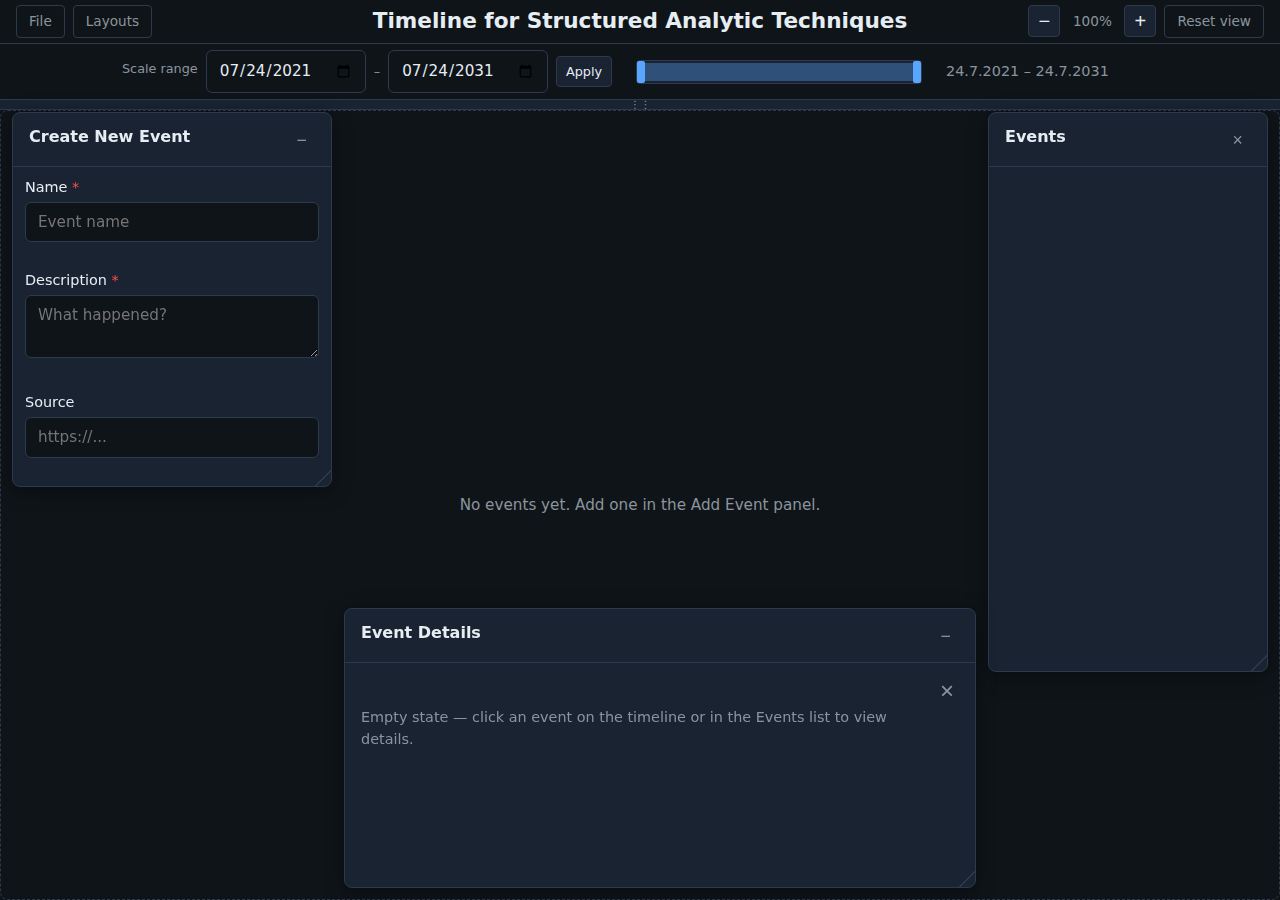
<file: structured-analytic-timeline/index.html>
<!DOCTYPE html>
<html lang="en">
<head>
  <meta charset="UTF-8">
  <meta name="viewport" content="width=device-width, initial-scale=1.0">
  <title>Timeline Creator</title>
  <link rel="stylesheet" href="styles.css">
</head>
<body>
  <div class="app" id="app">
    <section class="timeline-section" id="timeline-section">
      <div id="timeline-toolbar" class="timeline-toolbar">
        <div class="timeline-toolbar-inner">
          <header class="timeline-header-bar" id="timeline-header-bar">
            <div class="timeline-header-left">
              <div class="layouts-wrap" id="layouts-wrap">
                <button type="button" class="btn-file-menu" id="btn-file-menu" aria-haspopup="true" aria-expanded="false" aria-label="File menu">File</button>
                <button type="button" class="btn-layouts" id="btn-layouts" aria-haspopup="true" aria-expanded="false" aria-label="Layouts menu">Layouts</button>
              </div>
            </div>
            <h2 class="timeline-header-title" id="timeline-header-title">Timeline for Structured Analytic Techniques</h2>
            <div class="timeline-header-right">
              <div class="timeline-view-controls">
                <button type="button" class="btn-zoom-out" id="btn-zoom-out" title="Zoom out">−</button>
                <span class="zoom-label" id="zoom-label">100%</span>
                <button type="button" class="btn-zoom-in" id="btn-zoom-in" title="Zoom in">+</button>
                <button type="button" class="btn-reset-view" id="btn-reset-view">Reset view</button>
              </div>
            </div>
          </header>
          <div class="timeline-scale-strip">
            <div class="scale-strip-row">
              <div class="scale-range-group" id="scale-range-group">
                <label for="scale-first-date" class="year-scale-label">Scale range</label>
                <input type="date" id="scale-first-date" class="year-scale-input scale-date-input" aria-label="First date on scale">
                <span class="year-scale-sep">–</span>
                <input type="date" id="scale-last-date" class="year-scale-input scale-date-input" aria-label="Last date on scale">
                <button type="button" class="btn-year-scale-apply" id="btn-year-scale-apply">Apply</button>
              </div>
              <div class="scale-bar-spacer scale-bar-spacer-left" aria-hidden="true"></div>
              <div class="scale-bar-wrap" id="scale-bar-wrap">
                <div class="timeline-scaler-overview" id="timeline-scaler-overview">
                  <div class="timeline-scaler-selection" id="timeline-scaler-selection"></div>
                  <div class="timeline-scaler-handle timeline-scaler-handle-left" id="scaler-handle-left"></div>
                  <div class="timeline-scaler-handle timeline-scaler-handle-right" id="scaler-handle-right"></div>
                </div>
              </div>
              <div class="scale-bar-spacer scale-bar-spacer-right">
                <span class="scale-range-display" id="scaler-range-display" aria-live="polite">—</span>
              </div>
            </div>
          </div>
        </div>
        <div class="timeline-toolbar-resize-handle" id="timeline-toolbar-resize-handle" role="separator" aria-label="Drag to resize toolbar" title="Drag to resize">⋮⋮</div>
      </div>
      <div id="timeline-viewport" class="timeline-viewport">
        <div id="timeline-empty" class="timeline-empty" hidden>
          <p>No events yet. Add one in the Add Event panel.</p>
        </div>
        <div id="timeline-world" class="timeline-world" hidden>
          <div id="timeline-horizontal" class="timeline-horizontal">
            <div class="timeline-callouts" id="timeline-callouts" aria-label="Event callouts"></div>
            <div class="timeline-line" id="timeline-line" aria-label="Timeline with markers">
              <div class="timeline-line-bar" id="timeline-line-bar"></div>
              <div class="timeline-axis">
                <span class="axis-label" id="axis-start"></span>
                <span class="axis-label" id="axis-end"></span>
              </div>
            </div>
          </div>
        </div>
      </div>
    </section>

    <div class="floating-panel" id="panel-add-event" data-panel-id="add-event" aria-label="Create New Event">
      <div class="panel-drag-handle" id="panel-add-event-handle">
        <h2 class="panel-title" id="form-title">Create New Event</h2>
        <button type="button" class="btn-panel-hide" id="btn-hide-add-event" aria-label="Hide panel">−</button>
      </div>
      <div class="panel-body">
        <form id="event-form" novalidate>
          <div class="field">
            <label for="event-name">Name <span class="required">*</span></label>
            <input type="text" id="event-name" name="name" autocomplete="off" placeholder="Event name">
            <span class="error" id="error-name" aria-live="polite"></span>
          </div>
          <div class="field">
            <label for="event-description">Description <span class="required">*</span></label>
            <textarea id="event-description" name="description" rows="2" placeholder="What happened?"></textarea>
            <span class="error" id="error-description" aria-live="polite"></span>
          </div>
          <div class="field">
            <label for="event-source">Source</label>
            <input type="url" id="event-source" name="source" autocomplete="off" placeholder="https://...">
            <span class="error" id="error-source" aria-live="polite"></span>
          </div>
          <div class="form-row">
            <div class="field">
              <label for="event-date">Date <span class="required">*</span></label>
              <input type="date" id="event-date" name="date">
              <span class="error" id="error-date" aria-live="polite"></span>
            </div>
            <div class="field">
              <label for="event-time">Time <span class="required">*</span></label>
              <input type="time" id="event-time" name="time">
              <span class="error" id="error-time" aria-live="polite"></span>
            </div>
          </div>
          <button type="submit" class="btn-submit" id="btn-submit">Add event</button>
          <button type="button" class="btn-cancel" id="btn-cancel" hidden>Cancel</button>
        </form>
      </div>
      <div class="resize-handle" id="panel-add-event-resize" aria-label="Resize"></div>
    </div>
    <div class="floating-panel" id="panel-events" data-panel-id="events" aria-label="Events list">
      <div class="panel-drag-handle" id="panel-events-handle">
        <h2 class="panel-title">Events</h2>
        <button type="button" class="btn-panel-hide" id="btn-hide-events" aria-label="Hide panel">×</button>
      </div>
      <div class="panel-body">
        <div id="events-list-summary" class="events-list-summary" aria-live="polite"></div>
        <div id="events-list" class="events-list" aria-label="Event list"></div>
      </div>
      <div class="resize-handle" id="panel-events-resize" aria-label="Resize"></div>
    </div>
    <div class="floating-panel" id="panel-details" data-panel-id="details" aria-label="Event details">
      <div class="panel-drag-handle" id="panel-details-handle">
        <h2 class="panel-title">Event Details</h2>
        <button type="button" class="btn-panel-hide" id="btn-hide-details" aria-label="Hide panel">−</button>
      </div>
      <div class="panel-body event-details-body">
        <button type="button" class="event-details-close" id="event-details-close" aria-label="Clear selection">×</button>
        <div id="event-details-content" class="event-details-content">
          <p class="event-details-placeholder">Empty state — click an event on the timeline or in the Events list to view details.</p>
        </div>
      </div>
      <div class="resize-handle" id="panel-details-resize" aria-label="Resize"></div>
    </div>
  </div>
  <div id="overlay-root">
    <div class="layouts-dropdown overlay-dropdown" id="layouts-dropdown" role="menu" hidden>
      <div class="layouts-menu-item" role="menuitemcheckbox" aria-checked="true" id="layouts-toggle-add-event" tabindex="0">
        <input type="checkbox" id="layouts-check-add-event" checked aria-hidden="true">
        <label for="layouts-check-add-event">Show Add Event</label>
      </div>
      <div class="layouts-menu-item" role="menuitemcheckbox" aria-checked="true" id="layouts-toggle-events" tabindex="0">
        <input type="checkbox" id="layouts-check-events" checked aria-hidden="true">
        <label for="layouts-check-events">Show Events</label>
      </div>
      <div class="layouts-menu-item" role="menuitemcheckbox" aria-checked="true" id="layouts-toggle-details" tabindex="0">
        <input type="checkbox" id="layouts-check-details" checked aria-hidden="true">
        <label for="layouts-check-details">Show Event Details</label>
      </div>
    </div>
    <div class="file-dropdown overlay-dropdown" id="file-dropdown" role="menu" hidden>
      <button type="button" class="file-menu-item" id="file-import-events" role="menuitem">Import Events</button>
      <button type="button" class="file-menu-item" id="file-export-events" role="menuitem">Export Events</button>
      <button type="button" class="file-menu-item" id="file-download-template" role="menuitem">Download JSON Template</button>
      <button type="button" class="file-menu-item file-menu-item-danger" id="file-remove-all" role="menuitem">Remove all Events</button>
    </div>
    <input type="file" id="json-file-input" accept=".json,application/json" hidden>
  </div>
  <script src="app.js"></script>
</body>
</html>
</file>
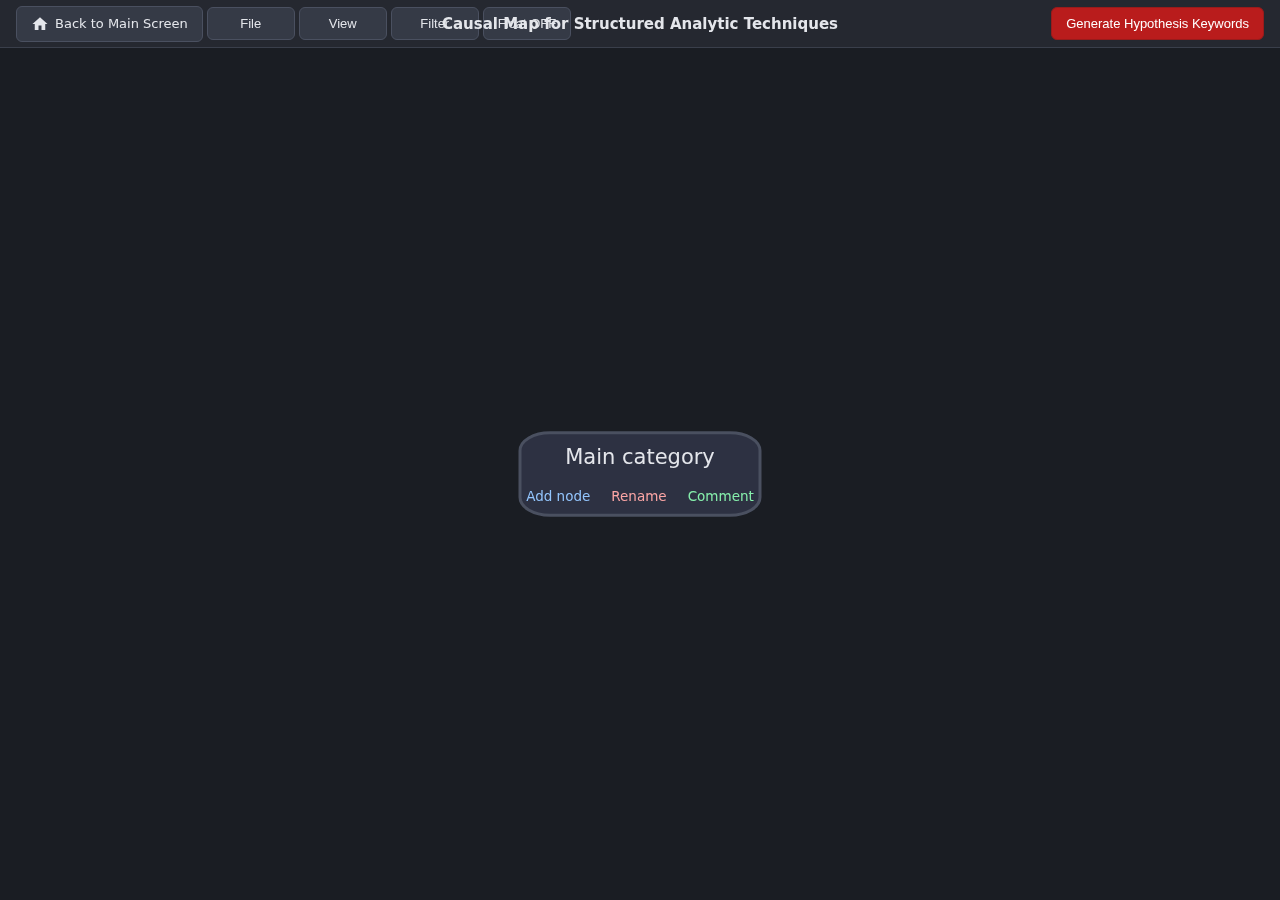
<file: 01-getting-organized/structured-analytic-causal-map/index.html>
<!DOCTYPE html>
<html lang="en">
<head>
  <meta charset="UTF-8">
  <meta name="viewport" content="width=device-width, initial-scale=1.0">
  <title>Causal Map for SAT</title>
  <style>
    * { box-sizing: border-box; }
    body {
      margin: 0;
      font-family: 'Segoe UI', system-ui, sans-serif;
      background: #1a1d23;
      color: #e4e6eb;
      min-height: 100vh;
      overflow: hidden;
    }
    #toolbar {
      position: fixed;
      top: 0;
      left: 0;
      right: 0;
      height: 48px;
      background: #252830;
      border-bottom: 1px solid #3a3f4b;
      display: flex;
      align-items: center;
      padding: 0 16px;
      z-index: 100;
    }
    #toolbar-left {
      display: flex;
      align-items: center;
      gap: 4px;
    }
    #toolbar button, .toolbar-menu-btn {
      padding: 8px 14px;
      border: 1px solid #4a5060;
      background: #353a46;
      color: #e4e6eb;
      border-radius: 6px;
      cursor: pointer;
      font-size: 13px;
    }
    #btn-file, #btn-view, #btn-filter, #btn-float {
      width: 88px;
      min-width: 88px;
      box-sizing: border-box;
    }
    #btn-float {
      white-space: nowrap;
    }
    #toolbar button:hover, .toolbar-menu-btn:hover {
      background: #404654;
      border-color: #5a6070;
    }
    .toolbar-menu-btn.primary {
      background: #2563eb;
      border-color: #3b82f6;
    }
    .toolbar-menu-btn.primary:hover {
      background: #3b82f6;
    }
    .toolbar-dropdown {
      position: relative;
    }
    .toolbar-dropdown .dropdown-menu {
      display: none;
      position: absolute;
      top: 100%;
      left: 0;
      margin-top: 4px;
      min-width: 160px;
      background: #252830;
      border: 1px solid #3a3f4b;
      border-radius: 8px;
      box-shadow: 0 8px 24px rgba(0,0,0,0.4);
      padding: 6px 0;
      z-index: 110;
    }
    .toolbar-dropdown.open .dropdown-menu {
      display: block;
    }
    .toolbar-dropdown .dropdown-menu button {
      display: block;
      width: 100%;
      padding: 10px 16px;
      border: none;
      border-radius: 0;
      background: transparent;
      color: #e4e6eb;
      text-align: left;
      font-size: 13px;
      cursor: pointer;
    }
    .toolbar-dropdown .dropdown-menu button:hover {
      background: #353a46;
    }
    .toolbar-dropdown .dropdown-menu button.primary {
      background: #2563eb;
      color: #fff;
    }
    .toolbar-dropdown .dropdown-menu button.primary:hover {
      background: #3b82f6;
    }
    .toolbar-dropdown .dropdown-menu button.danger {
      color: #f87171;
    }
    .toolbar-dropdown .dropdown-menu button.danger:hover {
      background: #4a2525;
    }
    .toolbar-dropdown .dropdown-menu .filter-levels {
      padding: 8px 16px 12px;
      min-width: 140px;
    }
    .toolbar-dropdown .dropdown-menu .filter-levels .filter-row {
      display: flex;
      align-items: center;
      gap: 8px;
      padding: 4px 0;
      cursor: pointer;
      color: #e4e6eb;
      font-size: 13px;
    }
    .toolbar-dropdown .dropdown-menu .filter-levels .filter-row:hover {
      background: transparent;
    }
    .toolbar-dropdown .dropdown-menu .filter-levels input[type="checkbox"] {
      cursor: pointer;
      accent-color: #3d5a80;
    }
    .btn-keywords,
    #toolbar .btn-keywords,
    #btn-keywords {
      background: #b91c1c !important;
      color: #fff !important;
      border-color: #991b1b !important;
    }
    .btn-keywords:hover,
    #toolbar .btn-keywords:hover,
    #btn-keywords:hover {
      background: #dc2626 !important;
      border-color: #b91c1b !important;
      color: #fff !important;
    }
    #toolbar-title {
      position: absolute;
      left: 50%;
      transform: translateX(-50%);
      font-size: 15px;
      font-weight: 600;
      color: #e4e6eb;
      pointer-events: none;
    }
    #toolbar-right {
      margin-left: auto;
      display: flex;
      align-items: center;
    }
    .toolbar-btn-back {
      display: inline-flex;
      align-items: center;
      gap: 6px;
      text-decoration: none;
      color: inherit;
    }
    .toolbar-btn-back svg { width: 18px; height: 18px; flex-shrink: 0; fill: currentColor; }
    #toolbar input[type="file"] {
      display: none;
    }
    #canvas-wrap {
      position: fixed;
      top: 48px;
      left: 0;
      right: 0;
      bottom: 0;
      overflow: hidden;
      cursor: grab;
    }
    #canvas-wrap.dragging { cursor: grabbing; }
    #canvas-wrap:not(.dragging) .node { cursor: pointer; }
    svg {
      display: block;
      width: 100%;
      height: 100%;
    }
    .link {
      fill: none;
      stroke: #5a6070;
      stroke-width: 2;
      marker-end: url(#arrowhead);
      transition: stroke 0.15s;
    }
    .link:hover { stroke: #7a8090; }
    .node-group {
      cursor: grab;
    }
    .node-group:active {
      cursor: grabbing;
    }
    .node-box {
      stroke: #4a5060;
      stroke-width: 2;
      rx: 20;
      ry: 12;
      transition: fill 0.15s, stroke 0.15s;
    }
    .node-group:hover .node-box {
      filter: brightness(1.08);
      stroke: #5a6070;
    }
    .node-group.selected .node-box {
      stroke: #2563eb;
      stroke-width: 2.5;
    }
    .node-label {
      fill: #e4e6eb;
      font-size: 14px;
      font-weight: 500;
      text-anchor: middle;
      dominant-baseline: central;
      pointer-events: none;
      user-select: none;
    }
    .node-label-wrap {
      margin: 0;
      padding: 6px 12px 4px;
      font-size: 14px;
      font-weight: 500;
      color: #e4e6eb;
      line-height: 1.35;
      word-wrap: break-word;
      word-break: break-word;
      white-space: normal;
      text-align: center;
      pointer-events: none;
      user-select: none;
      width: 100%;
      box-sizing: border-box;
    }
    .node-add {
      fill: #2563eb;
      stroke: #1d4ed8;
      stroke-width: 1.5;
      cursor: pointer;
      transition: fill 0.15s;
    }
    .node-add:hover {
      fill: #3b82f6;
    }
    .node-add-icon {
      fill: #fff;
      font-size: 16px;
      font-weight: bold;
      text-anchor: middle;
      dominant-baseline: central;
      pointer-events: none;
    }
    .node-edit {
      fill: #dc2626;
      stroke: #b91c1c;
      stroke-width: 1.5;
      cursor: pointer;
      transition: fill 0.15s;
    }
    .node-edit:hover {
      fill: #ef4444;
    }
    .node-edit-icon {
      fill: #fff;
      font-size: 12px;
      text-anchor: middle;
      dominant-baseline: central;
      pointer-events: none;
    }
    .node-comment {
      fill: #16a34a;
      stroke: #15803d;
      stroke-width: 1.5;
      cursor: pointer;
      transition: fill 0.15s;
    }
    .node-comment:hover {
      fill: #22c55e;
    }
    .node-comment-icon {
      fill: #fff;
      font-size: 11px;
      text-anchor: middle;
      dominant-baseline: central;
      pointer-events: none;
    }
    .node-button-row {
      display: flex;
      align-items: center;
      justify-content: center;
      gap: 6px;
      width: 100%;
      height: 100%;
      box-sizing: border-box;
      font-size: 9px;
      white-space: nowrap;
      pointer-events: none;
    }
    .node-button-row .node-add,
    .node-button-row .node-edit,
    .node-button-row .node-comment {
      pointer-events: auto;
      cursor: pointer;
      padding: 2px 4px;
      border-radius: 3px;
      flex-shrink: 1;
      min-width: 0;
      overflow: hidden;
      text-overflow: ellipsis;
      transition: opacity 0.15s, background 0.15s;
    }
    .node-button-row .node-add {
      color: #93c5fd;
      background: transparent;
    }
    .node-button-row .node-add:hover {
      background: rgba(59, 130, 246, 0.4);
    }
    .node-button-row .node-edit {
      color: #fca5a5;
      background: transparent;
    }
    .node-button-row .node-edit:hover {
      background: rgba(239, 68, 68, 0.4);
    }
    .node-button-row .node-comment {
      color: #86efac;
      background: transparent;
    }
    .node-button-row .node-comment:hover {
      background: rgba(34, 197, 94, 0.4);
    }
    #prompt-overlay {
      display: none;
      position: fixed;
      inset: 0;
      background: rgba(0,0,0,0.6);
      z-index: 200;
      align-items: center;
      justify-content: center;
    }
    #prompt-overlay.visible {
      display: flex;
    }
    #prompt-box {
      background: #252830;
      border: 1px solid #3a3f4b;
      border-radius: 12px;
      padding: 24px;
      min-width: 320px;
      box-shadow: 0 8px 32px rgba(0,0,0,0.4);
    }
    #prompt-box label {
      display: block;
      margin-bottom: 8px;
      font-size: 13px;
      color: #b0b4bc;
    }
    #prompt-box input {
      width: 100%;
      padding: 10px 12px;
      font-size: 14px;
      border: 1px solid #4a5060;
      border-radius: 6px;
      background: #1a1d23;
      color: #e4e6eb;
      margin-bottom: 8px;
    }
    #prompt-box input:focus {
      outline: none;
      border-color: #2563eb;
    }
    #prompt-colors {
      display: none;
      flex-wrap: wrap;
      gap: 8px;
      margin-bottom: 12px;
    }
    #prompt-colors.visible {
      display: flex;
    }
    #prompt-colors .color-swatch {
      width: 32px;
      height: 32px;
      border-radius: 6px;
      border: 2px solid transparent;
      cursor: pointer;
      transition: transform 0.15s, border-color 0.15s;
    }
    #prompt-colors .color-swatch:hover { transform: scale(1.1); }
    #prompt-colors .color-swatch.selected { border-color: #e4e6eb; }
    #prompt-actions {
      display: flex;
      align-items: center;
      justify-content: flex-end;
      gap: 8px;
      margin-top: 8px;
    }
    #prompt-actions button {
      padding: 8px 16px;
      border-radius: 6px;
      border: none;
      cursor: pointer;
      font-size: 13px;
    }
    #prompt-change-color {
      margin-right: auto;
      background: #353a46;
      color: #e4e6eb;
      border: 1px solid #4a5060;
    }
    #prompt-change-color:hover { background: #404654; }
    #prompt-cancel {
      background: #353a46;
      color: #e4e6eb;
      border: 1px solid #4a5060;
    }
    #prompt-ok {
      background: #2563eb;
      color: #fff;
    }
    #prompt-ok:hover { background: #3b82f6; }
    #prompt-cancel:hover { background: #404654; }
    #side-picker-overlay {
      display: none;
      position: fixed;
      inset: 0;
      background: rgba(0,0,0,0.6);
      z-index: 200;
      align-items: center;
      justify-content: center;
    }
    #side-picker-overlay.visible { display: flex; }
    #side-picker-box {
      background: #252830;
      border: 1px solid #3a3f4b;
      border-radius: 12px;
      padding: 24px;
      min-width: 280px;
      box-shadow: 0 8px 32px rgba(0,0,0,0.4);
    }
    #side-picker-box p { margin: 0 0 16px; color: #b0b4bc; font-size: 13px; }
    .side-buttons { display: flex; gap: 10px; flex-wrap: wrap; justify-content: center; }
    #side-picker-box .side-btn {
      padding: 12px 20px;
      border-radius: 8px;
      border: 1px solid #4a5060;
      background: #353a46;
      color: #e4e6eb;
      cursor: pointer;
      font-size: 14px;
    }
    #side-picker-box .side-btn:hover { background: #404654; border-color: #5a6070; }
    #side-picker-box .side-btn.left { border-color: #3d5a80; }
    #side-picker-box .side-btn.right { border-color: #5c7e9e; }
    #side-picker-box .side-btn.down { border-color: #2d6a4f; }
    #keywords-overlay {
      display: none;
      position: fixed;
      inset: 0;
      background: rgba(0,0,0,0.6);
      z-index: 200;
      align-items: center;
      justify-content: center;
    }
    #keywords-overlay.visible { display: flex; }
    #keywords-box {
      background: #252830;
      border: 1px solid #3a3f4b;
      border-radius: 12px;
      padding: 24px;
      min-width: 360px;
      max-width: 90vw;
      max-height: 90vh;
      overflow-y: auto;
      box-shadow: 0 8px 32px rgba(0,0,0,0.4);
    }
    #keywords-header {
      display: flex;
      align-items: center;
      justify-content: space-between;
      margin-bottom: 8px;
    }
    #keywords-title { margin: 0; font-size: 16px; font-weight: 600; color: #e4e6eb; }
    #keywords-close {
      background: transparent; border: none; color: #b0b4bc; font-size: 24px;
      line-height: 1; cursor: pointer; padding: 0 4px; border-radius: 4px;
    }
    #keywords-close:hover { color: #e4e6eb; background: #353a46; }
    #keywords-hint {
      margin: 0 0 16px; font-size: 12px; color: #9ca3af;
    }
    #keywords-box label {
      display: block; margin: 12px 0 6px; font-size: 13px; color: #b0b4bc;
    }
    #keywords-box label:first-of-type { margin-top: 0; }
    #keywords-box input[type="text"] {
      width: 100%; padding: 10px 12px; font-size: 14px;
      border: 1px solid #4a5060; border-radius: 6px;
      background: #1a1d23; color: #e4e6eb; box-sizing: border-box;
    }
    #keywords-box input:focus {
      outline: none; border-color: #2563eb;
    }
    .keyword-entity {
      margin-bottom: 12px;
    }
    .keyword-entity > label {
      display: block;
      margin: 12px 0 6px;
      font-size: 13px;
      color: #b0b4bc;
    }
    .keyword-entity > label:first-child { margin-top: 0; }
    .keyword-row {
      display: flex;
      align-items: center;
      gap: 8px;
      margin-bottom: 6px;
    }
    .keyword-row input {
      flex: 1;
      min-width: 0;
    }
    .keyword-add-row {
      flex-shrink: 0;
      width: 36px;
      height: 36px;
      padding: 0;
      border: 1px dashed #4a5060;
      border-radius: 6px;
      background: #2a2e36;
      color: #9ca3af;
      font-size: 18px;
      line-height: 1;
      cursor: pointer;
    }
    .keyword-add-row:hover {
      background: #353a46;
      color: #e4e6eb;
      border-color: #5a6070;
    }
    #keywords-actions {
      display: flex; gap: 10px; margin-top: 20px; flex-wrap: wrap;
    }
    #keywords-actions button {
      padding: 10px 18px; font-size: 14px; border-radius: 6px;
      cursor: pointer; border: 1px solid #4a5060;
      background: #353a46; color: #e4e6eb;
    }
    #keywords-actions button.primary {
      background: #b91c1c; border-color: #991b1b; color: #fff;
    }
    #keywords-actions button.primary:hover { background: #dc2626; }
    #keywords-actions button:hover { background: #4a5060; }

    #comment-overlay {
      display: none;
      position: fixed;
      inset: 0;
      background: rgba(0,0,0,0.6);
      z-index: 200;
      align-items: center;
      justify-content: center;
    }
    #comment-overlay.visible { display: flex; }
    #comment-panels-wrapper {
      display: flex;
      flex-direction: row;
      align-items: flex-start;
      justify-content: center;
      gap: 20px;
      flex-wrap: wrap;
      max-width: 95vw;
      max-height: 95vh;
      overflow: auto;
    }
    #comment-keywords-slot {
      flex-shrink: 0;
    }
    #comment-keywords-slot:empty {
      display: none;
    }
    #comment-keywords-slot .keywords-box-inline {
      align-self: stretch;
    }
    #comment-actions-row {
      margin-top: 20px;
      display: flex;
      flex-direction: row;
      align-items: center;
      justify-content: space-between;
      gap: 12px;
      flex-wrap: wrap;
    }
    #comment-actions-row #comment-btn-keywords,
    #comment-actions-row #comment-save-close {
      flex: 0 0 auto;
      width: 140px;
      max-width: 140px;
      padding: 8px 12px;
      font-size: 13px;
      box-sizing: border-box;
      white-space: nowrap;
      overflow: hidden;
      text-overflow: ellipsis;
    }
    #comment-save-close {
      border-radius: 6px;
      cursor: pointer;
      border: 1px solid #2563eb;
      background: #2563eb;
      color: #fff;
    }
    #comment-save-close:hover {
      background: #3b82f6;
      border-color: #3b82f6;
    }
    #comment-box {
      background: #252830;
      border: 1px solid #3a3f4b;
      border-radius: 12px;
      padding: 24px;
      min-width: 360px;
      max-width: 90vw;
      box-shadow: 0 8px 32px rgba(0,0,0,0.4);
      position: relative;
    }
    #comment-header {
      display: flex;
      align-items: center;
      justify-content: space-between;
      margin-bottom: 16px;
    }
    #comment-title {
      margin: 0;
      font-size: 16px;
      font-weight: 600;
      color: #e4e6eb;
    }
    #comment-close {
      background: transparent;
      border: none;
      color: #b0b4bc;
      font-size: 24px;
      line-height: 1;
      cursor: pointer;
      padding: 0 4px;
      border-radius: 4px;
    }
    #comment-close:hover {
      color: #e4e6eb;
      background: #353a46;
    }
    #comment-box label {
      display: block;
      margin: 12px 0 6px;
      font-size: 13px;
      color: #b0b4bc;
    }
    #comment-box label:first-of-type { margin-top: 0; }
    #comment-description, #comment-source, #comment-date, #comment-time {
      width: 100%;
      padding: 10px 12px;
      font-size: 14px;
      border: 1px solid #4a5060;
      border-radius: 6px;
      background: #1a1d23;
      color: #e4e6eb;
      font-family: inherit;
      box-sizing: border-box;
    }
    #comment-description {
      resize: vertical;
      min-height: 80px;
    }
    #comment-description:focus, #comment-source:focus, #comment-date:focus, #comment-time:focus {
      outline: none;
      border-color: #2563eb;
    }
    .comment-evidence-row {
      display: flex;
      align-items: center;
      gap: 8px;
      margin: 12px 0 0;
      cursor: pointer;
      font-size: 13px;
      color: #b0b4bc;
    }
    .comment-evidence-row input[type="checkbox"] {
      cursor: pointer;
      accent-color: #3d5a80;
      width: 18px;
      height: 18px;
    }
    .comment-evidence-row span {
      color: #e4e6eb;
    }
    .comment-evidence-info-wrap {
      display: flex;
      align-items: center;
      gap: 6px;
      flex-wrap: wrap;
    }
    .comment-evidence-info-btn {
      display: inline-flex;
      align-items: center;
      justify-content: center;
      width: 20px;
      height: 20px;
      padding: 0;
      border: none;
      border-radius: 50%;
      background: #3a3f4b;
      color: #9ca3af;
      font-size: 12px;
      font-weight: 600;
      cursor: pointer;
      flex-shrink: 0;
    }
    .comment-evidence-info-btn:hover {
      background: #4a5060;
      color: #e4e6eb;
    }
    .comment-evidence-info-popover {
      display: none;
      position: absolute;
      left: 100%;
      top: 50%;
      transform: translateY(-50%);
      margin-left: 8px;
      padding: 12px 14px;
      width: 280px;
      max-width: min(320px, calc(100vw - 120px));
      background: #252830;
      border: 1px solid #3a3f4b;
      border-radius: 8px;
      box-shadow: 0 8px 24px rgba(0,0,0,0.4);
      font-size: 12px;
      line-height: 1.5;
      color: #e4e6eb;
      z-index: 10;
    }
    .comment-evidence-info-popover.visible {
      display: block;
    }
    .comment-evidence-info-popover p {
      margin: 0 0 6px;
    }
    .comment-evidence-info-popover p:last-child {
      margin-bottom: 0;
    }
    .comment-evidence-info-popover strong {
      color: #b0b4bc;
    }
    #comment-btn-keywords {
      border-radius: 6px;
      cursor: pointer;
    }
    #edit-overlay {
      display: none;
      position: fixed;
      inset: 0;
      background: rgba(0,0,0,0.6);
      z-index: 200;
      align-items: center;
      justify-content: center;
    }
    #edit-overlay.visible { display: flex; }
    #edit-box {
      background: #252830;
      border: 1px solid #3a3f4b;
      border-radius: 12px;
      padding: 24px;
      min-width: 320px;
      box-shadow: 0 8px 32px rgba(0,0,0,0.4);
    }
    #edit-box label {
      display: block;
      margin: 12px 0 6px;
      font-size: 13px;
      color: #b0b4bc;
    }
    #edit-box label:first-child { margin-top: 0; }
    #edit-box #edit-label {
      width: 100%;
      padding: 10px 12px;
      font-size: 14px;
      border: 1px solid #4a5060;
      border-radius: 6px;
      background: #1a1d23;
      color: #e4e6eb;
    }
    #edit-box #edit-label:focus {
      outline: none;
      border-color: #2563eb;
    }
    .edit-row { margin: 12px 0; }
    #edit-change-color {
      padding: 8px 14px;
      border-radius: 6px;
      border: 1px solid #4a5060;
      background: #353a46;
      color: #e4e6eb;
      cursor: pointer;
      font-size: 13px;
    }
    #edit-change-color:hover { background: #404654; }
    #edit-colors {
      display: none;
      flex-wrap: wrap;
      gap: 8px;
      margin-top: 10px;
    }
    #edit-colors.visible {
      display: flex;
    }
    #edit-colors .color-swatch {
      width: 32px;
      height: 32px;
      border-radius: 6px;
      border: 2px solid transparent;
      cursor: pointer;
      transition: transform 0.15s, border-color 0.15s;
    }
    #edit-colors .color-swatch:hover { transform: scale(1.1); }
    #edit-colors .color-swatch.selected { border-color: #e4e6eb; }
    #edit-actions {
      display: flex;
      justify-content: flex-end;
      align-items: center;
      gap: 8px;
      margin-top: 16px;
    }
    #edit-actions button {
      padding: 8px 16px;
      border-radius: 6px;
      border: none;
      cursor: pointer;
      font-size: 13px;
    }
    #edit-delete {
      background: #b91c1c;
      color: #fff;
      margin-right: auto;
    }
    #edit-delete:hover { background: #dc2626; }
    #edit-delete.hidden { display: none; }
    #edit-cancel {
      background: #353a46;
      color: #e4e6eb;
      border: 1px solid #4a5060;
    }
    #edit-ok { background: #2563eb; color: #fff; }
    #edit-ok:hover { background: #3b82f6; }
    #edit-cancel:hover { background: #404654; }
    .btn-delete-view {
      background: #4a2525;
      border-color: #6a3535;
      color: #e4e6eb;
    }
    .btn-delete-view:hover { background: #5a3030; border-color: #7a4545; }
    #confirm-overlay {
      display: none;
      position: fixed;
      inset: 0;
      background: rgba(0,0,0,0.6);
      z-index: 200;
      align-items: center;
      justify-content: center;
    }
    #confirm-overlay.visible { display: flex; }
    #confirm-box {
      background: #252830;
      border: 1px solid #3a3f4b;
      border-radius: 12px;
      padding: 24px;
      min-width: 320px;
      max-width: 90vw;
      box-shadow: 0 8px 32px rgba(0,0,0,0.4);
    }
    #confirm-message {
      margin: 0 0 20px;
      font-size: 14px;
      color: #e4e6eb;
      line-height: 1.5;
    }
    #confirm-actions {
      display: flex;
      justify-content: flex-end;
      gap: 8px;
    }
    #confirm-actions button {
      padding: 8px 16px;
      border-radius: 6px;
      border: none;
      cursor: pointer;
      font-size: 13px;
    }
    #confirm-cancel {
      background: #353a46;
      color: #e4e6eb;
      border: 1px solid #4a5060;
    }
    #confirm-cancel:hover { background: #404654; }
    #confirm-ok {
      background: #b91c1c;
      color: #fff;
    }
    #confirm-ok:hover { background: #dc2626; }
  </style>
</head>
<body>
  <div id="toolbar">
    <div id="toolbar-left">
      <a href="http://localhost:3000/" target="_self" class="toolbar-menu-btn toolbar-btn-back" aria-label="Back to main screen">
        <svg viewBox="0 0 24 24" aria-hidden="true"><path d="M10 20v-6h4v6h5v-8h3L12 3 2 12h3v8z"/></svg>
        Back to Main Screen
      </a>
      <div class="toolbar-dropdown" id="dropdown-file">
        <button type="button" class="toolbar-menu-btn" id="btn-file">File</button>
        <div class="dropdown-menu" id="menu-file">
          <button type="button" id="btn-export">Save</button>
          <button type="button" id="btn-import-trigger">Import JSON</button>
          <button type="button" id="btn-load-example">Load test-data JSON</button>
          <button type="button" id="btn-export-sample">Download template JSON</button>
        </div>
      </div>
      <div class="toolbar-dropdown" id="dropdown-view">
        <button type="button" class="toolbar-menu-btn" id="btn-view">View</button>
        <div class="dropdown-menu" id="menu-view">
          <button type="button" id="btn-center-view" class="primary">Center View</button>
          <button type="button" id="btn-delete-view" class="btn-delete-view">Reset Map</button>
        </div>
      </div>
      <div class="toolbar-dropdown" id="dropdown-filter">
        <button type="button" class="toolbar-menu-btn" id="btn-filter">Filter</button>
        <div class="dropdown-menu" id="menu-filter">
          <div class="filter-levels" id="filter-levels"></div>
        </div>
      </div>
      <button type="button" id="btn-float" class="toolbar-menu-btn">Float OFF</button>
    </div>
    <div id="toolbar-title">Causal Map for Structured Analytic Techniques</div>
    <div id="toolbar-right">
      <button type="button" id="btn-keywords" class="toolbar-menu-btn btn-keywords">Generate Hypothesis Keywords</button>
    </div>
    <input type="file" id="file-import" accept=".json,application/json">
  </div>

  <div id="canvas-wrap">
    <svg id="svg" xmlns="http://www.w3.org/2000/svg">
      <defs>
        <marker id="arrowhead" markerWidth="10" markerHeight="7" refX="9" refY="3.5" orient="auto">
          <polygon points="0 0, 10 3.5, 0 7" fill="#5a6070" />
        </marker>
      </defs>
      <g id="zoom-pan">
        <g id="links"></g>
        <g id="nodes"></g>
      </g>
    </svg>
  </div>

  <div id="prompt-overlay">
    <div id="prompt-box">
      <label id="prompt-label">Name the new sub-variable</label>
      <input type="text" id="prompt-input" placeholder="Enter label..." autocomplete="off">
      <div id="prompt-colors"></div>
      <div id="prompt-actions">
        <button type="button" id="prompt-change-color">Color</button>
        <button type="button" id="prompt-cancel">Cancel</button>
        <button type="button" id="prompt-ok">OK</button>
      </div>
    </div>
  </div>

  <div id="side-picker-overlay">
    <div id="side-picker-box">
      <p>Place new first-level node on which side?</p>
      <div class="side-buttons">
        <button type="button" class="side-btn left" data-side="left">Left</button>
        <button type="button" class="side-btn right" data-side="right">Right</button>
        <button type="button" class="side-btn down" data-side="down">Down</button>
      </div>
    </div>
  </div>

  <div id="keywords-overlay">
    <div id="keywords-box">
      <div id="keywords-header">
        <h2 id="keywords-title">Create Keywords</h2>
        <button type="button" id="keywords-close" aria-label="Close">×</button>
      </div>
      <p id="keywords-hint">Fill one or more fields (comma-separated for multiple). Not all are required.</p>
      <div class="keyword-entity" data-entity="What">
        <label>What?</label>
        <div class="keyword-rows">
          <div class="keyword-row"><input type="text" placeholder="What kind of indicator could it be?"><button type="button" class="keyword-add-row" aria-label="Add row">+</button></div>
        </div>
      </div>
      <div class="keyword-entity" data-entity="Who">
        <label>Who?</label>
        <div class="keyword-rows">
          <div class="keyword-row"><input type="text" placeholder="Who could cause the indicator?"><button type="button" class="keyword-add-row" aria-label="Add row">+</button></div>
        </div>
      </div>
      <div class="keyword-entity" data-entity="When">
        <label>When?</label>
        <div class="keyword-rows">
          <div class="keyword-row"><input type="text" placeholder="When would we see the indicator?"><button type="button" class="keyword-add-row" aria-label="Add row">+</button></div>
        </div>
      </div>
      <div class="keyword-entity" data-entity="Where">
        <label>Where?</label>
        <div class="keyword-rows">
          <div class="keyword-row"><input type="text" placeholder="Where would we see the indicator?"><button type="button" class="keyword-add-row" aria-label="Add row">+</button></div>
        </div>
      </div>
      <div class="keyword-entity" data-entity="Why">
        <label>Why?</label>
        <div class="keyword-rows">
          <div class="keyword-row"><input type="text" placeholder="Why is the indicator important?"><button type="button" class="keyword-add-row" aria-label="Add row">+</button></div>
        </div>
      </div>
      <div class="keyword-entity" data-entity="How">
        <label>How?</label>
        <div class="keyword-rows">
          <div class="keyword-row"><input type="text" placeholder="How would this indicator manifest / be observed?"><button type="button" class="keyword-add-row" aria-label="Add row">+</button></div>
        </div>
      </div>
      <div id="keywords-actions">
        <button type="button" id="keywords-create" class="primary">Create Keywords</button>
        <button type="button" id="keywords-cancel">Cancel</button>
      </div>
    </div>
  </div>

  <div id="comment-overlay">
    <div id="comment-panels-wrapper">
      <div id="comment-box">
        <div id="comment-header">
          <h2 id="comment-title">Comment</h2>
          <button type="button" id="comment-close" aria-label="Close">×</button>
        </div>
        <label for="comment-description">Description</label>
        <textarea id="comment-description" rows="4" placeholder="Optional description..."></textarea>
        <label for="comment-source">Source</label>
        <input type="text" id="comment-source" placeholder="Optional source URL or reference...">
        <label for="comment-date">Date</label>
        <input type="text" id="comment-date" placeholder="YYYY-MM-DD">
        <label for="comment-time">Time</label>
        <input type="text" id="comment-time" placeholder="HH:MM">
        <div class="comment-evidence-row">
          <label class="comment-evidence-info-wrap" for="comment-evidence">
            <input type="checkbox" id="comment-evidence" aria-describedby="comment-evidence-desc">
            <span id="comment-evidence-desc">Use as Evidence?</span>
          </label>
          <span style="position: relative;">
            <button type="button" class="comment-evidence-info-btn" id="comment-evidence-info-btn" aria-label="Information about Use as Evidence" aria-expanded="false" aria-controls="comment-evidence-info-popover">i</button>
            <div id="comment-evidence-info-popover" class="comment-evidence-info-popover" role="tooltip" aria-hidden="true">
              <p>If this is checked, the event will appear as <strong>evidence</strong> in the later analysis phase.</p>
              <p>It is recommended to tag events that have a source, although it is not mandatory.</p>
            </div>
          </span>
        </div>
        <div id="comment-actions-row">
          <button type="button" id="comment-btn-keywords" class="btn-keywords">Generate Keywords</button>
          <button type="button" id="comment-save-close" class="comment-save-close">Save</button>
        </div>
      </div>
      <div id="comment-keywords-slot"></div>
    </div>
  </div>

  <div id="confirm-overlay">
    <div id="confirm-box">
      <p id="confirm-message">Are you sure? This will remove everything and reset the map to the default.</p>
      <div id="confirm-actions">
        <button type="button" id="confirm-cancel">Cancel</button>
        <button type="button" id="confirm-ok">Reset Map</button>
      </div>
    </div>
  </div>

  <div id="edit-overlay">
    <div id="edit-box">
      <label>Label</label>
      <input type="text" id="edit-label" placeholder="Node label..." autocomplete="off">
      <div class="edit-row">
        <button type="button" id="edit-change-color">Change Color</button>
        <div id="edit-colors"></div>
      </div>
      <div id="edit-actions">
        <button type="button" id="edit-delete" class="edit-delete">Delete</button>
        <button type="button" id="edit-cancel">Cancel</button>
        <button type="button" id="edit-ok">OK</button>
      </div>
    </div>
  </div>

  <script>
(function () {
  'use strict';

  const NODE_MIN_WIDTH = 160;
  const NODE_MAX_WIDTH = 380;
  const NODE_WIDTH = 160;
  const NODE_HEIGHT = 48;
  const MIN_GAP = 28;
  const EDGE_CLEARANCE = 24;

  const NODE_COLORS = [
    '#2d3142', '#3d5a80', '#2d6a4f', '#5c4d7d', '#8b5a2b',
    '#6a4c93', '#b5651d', '#457b9d', '#2a9d8f', '#e76f51',
    '#6c757d', '#40916c'
  ];

  const FORCE_REPULSE = 26000;
  const FORCE_LINK_IDEAL = 140;
  const FORCE_LINK_STRENGTH = 0.08;
  const FORCE_CENTER = 0.02;
  const FORCE_ITERATIONS = 120;
  const DAMPING = 0.85;

  const SIDES = ['left', 'right', 'down'];

  function getNodeName(node) {
    return node.name != null ? node.name : (node.label != null ? node.label : 'Unnamed');
  }

  function generateId() {
    return 'n_' + Date.now().toString(36) + '_' + Math.random().toString(36).slice(2, 9);
  }

  function createNode(name, children = [], side, depth = 0) {
    const node = {
      id: generateId(),
      name: name || 'Unnamed',
      depth: depth,
      evidence: '',
      children: Array.isArray(children) ? children : []
    };
    if (side && SIDES.includes(side)) node.side = side;
    return node;
  }

  const NODE_TEXT_PADDING_X = 12;
  const NODE_TEXT_PADDING_TOP = 6;
  const NODE_BUTTON_ROW_HEIGHT = 26;
  let nodeSizeMeasurer = null;

  function getNodeSize(node) {
    if (!nodeSizeMeasurer) {
      nodeSizeMeasurer = document.createElement('div');
      nodeSizeMeasurer.style.cssText = 'position:fixed;left:-9999px;top:0;visibility:hidden;white-space:normal;word-wrap:break-word;word-break:break-word;font-size:14px;font-weight:500;line-height:1.35;font-family:inherit;padding:0;margin:0;';
      document.body.appendChild(nodeSizeMeasurer);
    }
    const maxContentWidth = NODE_MAX_WIDTH - 2 * NODE_TEXT_PADDING_X;
    nodeSizeMeasurer.style.maxWidth = maxContentWidth + 'px';
    nodeSizeMeasurer.style.width = 'max-content';
    nodeSizeMeasurer.textContent = getNodeName(node) || 'Unnamed';
    const naturalW = nodeSizeMeasurer.offsetWidth;
    const naturalH = nodeSizeMeasurer.offsetHeight;
    nodeSizeMeasurer.style.width = maxContentWidth + 'px';
    const wrappedW = nodeSizeMeasurer.offsetWidth;
    const wrappedH = nodeSizeMeasurer.offsetHeight;
    const contentW = naturalW <= maxContentWidth ? naturalW : wrappedW;
    const contentH = naturalW <= maxContentWidth ? naturalH : wrappedH;
    const w = Math.max(NODE_MIN_WIDTH, Math.min(NODE_MAX_WIDTH, contentW + 2 * NODE_TEXT_PADDING_X));
    const textH = contentH + NODE_TEXT_PADDING_TOP + 4;
    const h = Math.max(NODE_HEIGHT, textH + NODE_BUTTON_ROW_HEIGHT);
    return { w, h };
  }

  function getNodeWidth(node) {
    return getNodeSize(node).w;
  }

  const defaultRoot = createNode('Main category', [], undefined, 0);

  const TREE_STORAGE_KEY = 'osamuuttuja_tree';

  let tree = JSON.parse(JSON.stringify(defaultRoot));
  let selectedNodeId = null;
  let visibleDepths = null;
  let nodePositions = new Map();
  let lastNodeWidths = new Map();
  let lastNodeHeights = new Map();
  let simPositions = new Map();
  let simVelocities = new Map();
  let nodeElements = new Map();
  let linkElements = [];
  let animationId = null;
  let draggingNodeId = null;
  let dragNode = null;
  let dragG = null;
  let dragStartX = 0;
  let dragStartY = 0;
  let dragMouseStartX = 0;
  let dragMouseStartY = 0;
  let lastDragX = 0;
  let lastDragY = 0;
  let didDrag = false;
  let justDragged = false;
  let floatMode = false;
  let dragReturnX = 0;
  let dragReturnY = 0;

  const zoomPan = document.getElementById('zoom-pan');
  const linksG = document.getElementById('links');
  const nodesG = document.getElementById('nodes');
  const wrap = document.getElementById('canvas-wrap');
  const svg = document.getElementById('svg');

  const VIEW_STORAGE_KEY = 'osamuuttuja_view';
  let transform = { x: 0, y: 0, k: 1 };
  let isPanning = false;
  let panStart = { x: 0, y: 0 };

  function applyTransform() {
    zoomPan.setAttribute('transform', `translate(${transform.x},${transform.y}) scale(${transform.k})`);
  }

  function saveView() {
    try {
      localStorage.setItem(VIEW_STORAGE_KEY, JSON.stringify({ x: transform.x, y: transform.y, k: transform.k }));
    } catch (_) {}
  }

  function restoreView() {
    try {
      const s = localStorage.getItem(VIEW_STORAGE_KEY);
      if (!s) return false;
      const t = JSON.parse(s);
      if (typeof t.x !== 'number' || typeof t.y !== 'number' || typeof t.k !== 'number') return false;
      transform.x = t.x;
      transform.y = t.y;
      transform.k = Math.max(0.2, Math.min(3, t.k));
      applyTransform();
      return true;
    } catch (_) { return false; }
  }

  function getTreeBounds() {
    if (nodePositions.size === 0) return { x: 0, y: 0, w: 400, h: 300 };
    let minX = Infinity, minY = Infinity, maxX = -Infinity, maxY = -Infinity;
    nodePositions.forEach((pos, id) => {
      const halfW = (lastNodeWidths.get(id) ?? NODE_WIDTH) / 2;
      const halfH = NODE_HEIGHT / 2;
      minX = Math.min(minX, pos.x - halfW - EDGE_CLEARANCE);
      maxX = Math.max(maxX, pos.x + halfW + EDGE_CLEARANCE);
      minY = Math.min(minY, pos.y - halfH - EDGE_CLEARANCE);
      maxY = Math.max(maxY, pos.y + halfH + EDGE_CLEARANCE);
    });
    return { x: minX, y: minY, w: maxX - minX, h: maxY - minY };
  }

  function fitToScreen() {
    const bounds = getTreeBounds();
    const padding = 60;
    const w = wrap.clientWidth;
    const h = wrap.clientHeight;
    const scale = Math.min((w - padding * 2) / bounds.w, (h - padding * 2) / bounds.h, 1.5);
    transform.k = Math.max(0.3, scale);
    transform.x = w / 2 - (bounds.x + bounds.w / 2) * transform.k;
    transform.y = h / 2 - (bounds.y + bounds.h / 2) * transform.k;
    applyTransform();
    saveView();
  }

  function screenToGraph(screenX, screenY) {
    const rect = wrap.getBoundingClientRect();
    const sx = screenX - rect.left;
    const sy = screenY - rect.top;
    return { x: (sx - transform.x) / transform.k, y: (sy - transform.y) / transform.k };
  }

  wrap.addEventListener('mousedown', (e) => {
    if (e.target.closest('.node-group') && !e.target.closest('.node-add') && !e.target.closest('.node-edit') && !e.target.closest('.node-comment')) return;
    isPanning = true;
    panStart = { x: e.clientX - transform.x, y: e.clientY - transform.y };
  });
  wrap.addEventListener('mousemove', (e) => {
    if (!isPanning) return;
    transform.x = e.clientX - panStart.x;
    transform.y = e.clientY - panStart.y;
    applyTransform();
  });
  wrap.addEventListener('mouseup', () => {
    if (isPanning) saveView();
    isPanning = false;
  });
  wrap.addEventListener('mouseleave', () => {
    if (isPanning) saveView();
    isPanning = false;
  });

  document.addEventListener('mousemove', (e) => {
    if (!draggingNodeId || !dragG) return;
    didDrag = true;
    const gm = screenToGraph(e.clientX, e.clientY);
    lastDragX = dragStartX + (gm.x - dragMouseStartX);
    lastDragY = dragStartY + (gm.y - dragMouseStartY);
    simPositions.set(draggingNodeId, { x: lastDragX, y: lastDragY });
    dragG.setAttribute('transform', `translate(${lastDragX},${lastDragY})`);
    updatePositions();
  });
  document.addEventListener('mouseup', (e) => {
    if (!draggingNodeId || !dragNode) return;
    justDragged = didDrag;
    if (didDrag && dragNode) {
      if (floatMode) {
        simPositions.set(draggingNodeId, { x: dragReturnX, y: dragReturnY });
        simVelocities.set(draggingNodeId, { vx: 0, vy: 0 });
        updatePositions();
      } else {
        dragNode.x = lastDragX;
        dragNode.y = lastDragY;
        simPositions.set(draggingNodeId, { x: lastDragX, y: lastDragY });
        simVelocities.set(draggingNodeId, { vx: 0, vy: 0 });
        saveTree();
      }
    }
    draggingNodeId = null;
    dragNode = null;
    dragG = null;
    didDrag = false;
  });

  wrap.addEventListener('wheel', (e) => {
    e.preventDefault();
    const scaleFactor = e.deltaY > 0 ? 0.9 : 1.1;
    const newK = Math.max(0.2, Math.min(3, transform.k * scaleFactor));
    const rect = wrap.getBoundingClientRect();
    const cx = e.clientX - rect.left;
    const cy = e.clientY - rect.top;
    const wx = (cx - transform.x) / transform.k;
    const wy = (cy - transform.y) / transform.k;
    transform.k = newK;
    transform.x = cx - wx * transform.k;
    transform.y = cy - wy * transform.k;
    applyTransform();
    saveView();
  }, { passive: false });

  if (wrap.classList) {
    wrap.addEventListener('mousedown', () => wrap.classList.add('dragging'));
    wrap.addEventListener('mouseup', () => wrap.classList.remove('dragging'));
    wrap.addEventListener('mouseleave', () => wrap.classList.remove('dragging'));
  }

  function collectNodesAndEdges(node, list, edges, depth) {
    list.push({ id: node.id, node, isRoot: depth === 0 });
    node.children.forEach((child) => {
      edges.push({ sourceId: node.id, targetId: child.id });
      collectNodesAndEdges(child, list, edges, depth + 1);
    });
  }

  function getDepthsInTree(node, set) {
    const d = node.depth ?? 0;
    set.add(d);
    node.children.forEach((c) => getDepthsInTree(c, set));
  }

  function isDepthVisible(depth) {
    if (visibleDepths === null) return true;
    return visibleDepths.has(depth);
  }

  function clampToBox(px, py, cx, cy, halfW, halfH) {
    halfW = halfW ?? NODE_WIDTH / 2;
    halfH = halfH ?? NODE_HEIGHT / 2;
    const dx = cx - px;
    const dy = cy - py;
    if (Math.abs(dx) < 1e-6 && Math.abs(dy) < 1e-6) return { x: px + (dx >= 0 ? halfW : -halfW), y: py };
    const tx = Math.abs(dx) > 1e-6 ? halfW / Math.abs(dx) : 1;
    const ty = Math.abs(dy) > 1e-6 ? halfH / Math.abs(dy) : 1;
    const t = Math.min(tx, ty, 1);
    return { x: px + dx * t, y: py + dy * t };
  }

  function runForcesStep(nodes, edges) {
    const forces = new Map();
    nodes.forEach((n) => forces.set(n.id, { fx: 0, fy: 0 }));
    nodes.forEach((a) => {
      const pa = simPositions.get(a.id);
      if (!pa) return;
      if (a.id === draggingNodeId) return;
      nodes.forEach((b) => {
        if (a.id === b.id) return;
        const pb = simPositions.get(b.id);
        if (!pb) return;
        const dx = pa.x - pb.x;
        const dy = pa.y - pb.y;
        let d = Math.sqrt(dx * dx + dy * dy) || 0.1;
        d = Math.max(d, 18);
        const f = FORCE_REPULSE / (d * d);
        const fa = forces.get(a.id);
        fa.fx += (f * dx) / d;
        fa.fy += (f * dy) / d;
      });
    });
    edges.forEach((e) => {
      const pa = simPositions.get(e.sourceId);
      const pb = simPositions.get(e.targetId);
      if (!pa || !pb) return;
      const dx = pb.x - pa.x;
      const dy = pb.y - pa.y;
      const d = Math.sqrt(dx * dx + dy * dy) || 0.1;
      const stretch = d - FORCE_LINK_IDEAL;
      const f = stretch * FORCE_LINK_STRENGTH;
      const fx = (f * dx) / d;
      const fy = (f * dy) / d;
      if (e.sourceId !== draggingNodeId) {
        const fa = forces.get(e.sourceId);
        fa.fx += fx;
        fa.fy += fy;
      }
      if (e.targetId !== draggingNodeId) {
        const fb = forces.get(e.targetId);
        fb.fx -= fx;
        fb.fy -= fy;
      }
    });
    nodes.forEach((n) => {
      if (n.id === draggingNodeId) return;
      const p = simPositions.get(n.id);
      const v = simVelocities.get(n.id);
      if (!p || !v) return;
      const fa = forces.get(n.id);
      v.vx = (v.vx + fa.fx) * DAMPING - p.x * FORCE_CENTER * 0.01;
      v.vy = (v.vy + fa.fy) * DAMPING - p.y * FORCE_CENTER * 0.01;
      p.x += v.vx;
      p.y += v.vy;
    });
  }

  function initSimFromLayout() {
    nodePositions.forEach((pos, id) => {
      simPositions.set(id, { x: pos.x, y: pos.y });
      simVelocities.set(id, { vx: 0, vy: 0 });
    });
  }

  function runForces(nodes, edges, positions, rootId) {
    const pos = new Map();
    nodes.forEach((n) => {
      const p = positions.get(n.id) || { x: 0, y: 0 };
      const hasCustomPos = n.node.x != null && n.node.y != null;
      pos.set(n.id, { x: p.x, y: p.y, vx: 0, vy: 0, fixed: n.id === rootId || hasCustomPos });
    });
    for (let iter = 0; iter < FORCE_ITERATIONS; iter++) {
      const forces = new Map();
      nodes.forEach((n) => forces.set(n.id, { fx: 0, fy: 0 }));
      nodes.forEach((a) => {
        const pa = pos.get(a.id);
        if (pa.fixed) return;
        nodes.forEach((b) => {
          if (a.id === b.id) return;
          const pb = pos.get(b.id);
          const dx = pa.x - pb.x;
          const dy = pa.y - pb.y;
          let d = Math.sqrt(dx * dx + dy * dy) || 0.1;
          d = Math.max(d, 18);
          const f = FORCE_REPULSE / (d * d);
          const fx = (f * dx) / d;
          const fy = (f * dy) / d;
          const fa = forces.get(a.id);
          fa.fx += fx;
          fa.fy += fy;
        });
      });
      edges.forEach((e) => {
        const pa = pos.get(e.sourceId);
        const pb = pos.get(e.targetId);
        if (!pa || !pb) return;
        const dx = pb.x - pa.x;
        const dy = pb.y - pa.y;
        const d = Math.sqrt(dx * dx + dy * dy) || 0.1;
        const stretch = d - FORCE_LINK_IDEAL;
        const f = stretch * FORCE_LINK_STRENGTH;
        const fx = (f * dx) / d;
        const fy = (f * dy) / d;
        if (!pa.fixed) {
          const fa = forces.get(e.sourceId);
          fa.fx += fx;
          fa.fy += fy;
        }
        if (!pb.fixed) {
          const fb = forces.get(e.targetId);
          fb.fx -= fx;
          fb.fy -= fy;
        }
      });
      nodes.forEach((n) => {
        const p = pos.get(n.id);
        if (p.fixed) {
          p.vx = 0;
          p.vy = 0;
          return;
        }
        const centerPull = FORCE_CENTER;
        p.vx = (p.vx + forces.get(n.id).fx) * DAMPING - p.x * centerPull * 0.01;
        p.vy = (p.vy + forces.get(n.id).fy) * DAMPING - p.y * centerPull * 0.01;
        p.x += p.vx;
        p.y += p.vy;
      });
    }
    pos.forEach((p, id) => nodePositions.set(id, { x: p.x, y: p.y }));
  }

  function computeLayout() {
    nodePositions.clear();
    const root = tree;
    const nodes = [];
    const edges = [];
    collectNodesAndEdges(root, nodes, edges, 0);
    nodePositions.set(root.id, { x: 0, y: 0 });
    const radius = 180;
    nodes.forEach((n, i) => {
      if (n.id === root.id) return;
      if (n.node.x != null && n.node.y != null) {
        nodePositions.set(n.id, { x: n.node.x, y: n.node.y });
      } else {
        const angle = (i / Math.max(nodes.length - 1, 1)) * Math.PI * 2 * 0.9 + 0.1;
        nodePositions.set(n.id, { x: Math.cos(angle) * radius, y: Math.sin(angle) * radius });
      }
    });
    runForces(nodes, edges, nodePositions, root.id);
    nodes.forEach((n) => {
      if (n.node.x != null && n.node.y != null) {
        nodePositions.set(n.id, { x: n.node.x, y: n.node.y });
      }
    });
  }

  function renderLink(parentPos, childPos, parentW, childW, parentH, childH) {
    const hwP = (parentW ?? NODE_WIDTH) / 2;
    const hwC = (childW ?? NODE_WIDTH) / 2;
    const hhP = (parentH ?? NODE_HEIGHT) / 2;
    const hhC = (childH ?? NODE_HEIGHT) / 2;
    const pad = 4;
    const start = clampToBox(parentPos.x, parentPos.y, childPos.x, childPos.y, hwP, hhP);
    const end = clampToBox(childPos.x, childPos.y, parentPos.x, parentPos.y, hwC, hhC);
    const dx = end.x - start.x;
    const dy = end.y - start.y;
    const dist = Math.sqrt(dx * dx + dy * dy) || 0.1;
    const inset = Math.min(pad, dist / 2);
    const s = { x: start.x + (dx / dist) * inset, y: start.y + (dy / dist) * inset };
    const e = { x: end.x - (dx / dist) * inset, y: end.y - (dy / dist) * inset };
    return `M ${s.x} ${s.y} L ${e.x} ${e.y}`;
  }

  function buildNodeWidths(node, map) {
    map.set(node.id, getNodeWidth(node));
    node.children.forEach((c) => buildNodeWidths(c, map));
  }

  function buildNodeHeights(node, map) {
    map.set(node.id, getNodeSize(node).h);
    node.children.forEach((c) => buildNodeHeights(c, map));
  }

  function updatePositions() {
    simPositions.forEach((pos, id) => {
      nodePositions.set(id, { x: pos.x, y: pos.y });
      if (!floatMode) {
        const node = findNode(tree, id);
        if (node) { node.x = pos.x; node.y = pos.y; }
      }
    });
    nodeElements.forEach((g, id) => {
      const pos = nodePositions.get(id) || simPositions.get(id);
      if (pos) g.setAttribute('transform', `translate(${pos.x},${pos.y})`);
    });
    const nodeWidths = new Map();
    const nodeHeights = new Map();
    buildNodeWidths(tree, nodeWidths);
    buildNodeHeights(tree, nodeHeights);
    linkElements.forEach(({ pathEl, sourceId, targetId }) => {
      const ppos = nodePositions.get(sourceId) || simPositions.get(sourceId);
      const cpos = nodePositions.get(targetId) || simPositions.get(targetId);
      if (!ppos || !cpos) return;
      const pnode = findNode(tree, sourceId);
      const cnode = findNode(tree, targetId);
      const pw = nodeWidths.get(sourceId) ?? (pnode ? getNodeWidth(pnode) : NODE_WIDTH);
      const cw = nodeWidths.get(targetId) ?? (cnode ? getNodeWidth(cnode) : NODE_WIDTH);
      const ph = nodeHeights.get(sourceId) ?? (pnode ? getNodeSize(pnode).h : NODE_HEIGHT);
      const ch = nodeHeights.get(targetId) ?? (cnode ? getNodeSize(cnode).h : NODE_HEIGHT);
      pathEl.setAttribute('d', renderLink(ppos, cpos, pw, cw, ph, ch));
    });
  }

  function render(fullBuild) {
    if (fullBuild !== false) {
      computeLayout();
      initSimFromLayout();
    }
    const nodeWidths = new Map();
    const nodeHeights = new Map();
    buildNodeWidths(tree, nodeWidths);
    buildNodeHeights(tree, nodeHeights);
    lastNodeWidths = nodeWidths;
    lastNodeHeights = nodeHeights;

    linksG.innerHTML = '';
    nodesG.innerHTML = '';
    nodeElements.clear();
    linkElements = [];

    function addLinks(node) {
      if (!isDepthVisible(node.depth ?? 0)) return;
      const pos = nodePositions.get(node.id);
      if (!pos) return;
      const pw = nodeWidths.get(node.id);
      const ph = nodeHeights.get(node.id);
      node.children.forEach((child) => {
        if (!isDepthVisible(child.depth ?? 0)) return;
        const cpos = nodePositions.get(child.id);
        if (!cpos) return;
        const cw = nodeWidths.get(child.id);
        const ch = nodeHeights.get(child.id);
        const path = renderLink(pos, cpos, pw, cw, ph, ch);
        const el = document.createElementNS('http://www.w3.org/2000/svg', 'path');
        el.setAttribute('class', 'link');
        el.setAttribute('d', path);
        linksG.appendChild(el);
        linkElements.push({ pathEl: el, sourceId: node.id, targetId: child.id });
        addLinks(child);
      });
    }
    addLinks(tree);

    function addNodeEl(node) {
      if (isDepthVisible(node.depth ?? 0)) {
        const pos = nodePositions.get(node.id);
        if (pos) {
      const size = getNodeSize(node);
      const w = size.w;
      const h = size.h;
      const hw = w / 2;
      const hh = h / 2;
      const boxFill = node.color || '#2d3142';

      const g = document.createElementNS('http://www.w3.org/2000/svg', 'g');
      g.setAttribute('class', 'node-group' + (selectedNodeId === node.id ? ' selected' : ''));
      g.setAttribute('data-id', node.id);
      g.setAttribute('transform', `translate(${pos.x},${pos.y})`);

      const box = document.createElementNS('http://www.w3.org/2000/svg', 'rect');
      box.setAttribute('class', 'node-box');
      box.setAttribute('x', -hw);
      box.setAttribute('y', -hh);
      box.setAttribute('width', w);
      box.setAttribute('height', h);
      box.setAttribute('fill', boxFill);
      box.style.setProperty('fill', boxFill);

      const textAreaHeight = h - NODE_BUTTON_ROW_HEIGHT;
      const buttonRowY = hh - NODE_BUTTON_ROW_HEIGHT;

      const fo = document.createElementNS('http://www.w3.org/2000/svg', 'foreignObject');
      fo.setAttribute('x', -hw);
      fo.setAttribute('y', -hh);
      fo.setAttribute('width', w);
      fo.setAttribute('height', textAreaHeight);
      fo.setAttribute('class', 'node-label-fo');
      const labelDiv = document.createElementNS('http://www.w3.org/1999/xhtml', 'div');
      labelDiv.setAttribute('class', 'node-label-wrap');
      labelDiv.textContent = getNodeName(node);

      const buttonRowFo = document.createElementNS('http://www.w3.org/2000/svg', 'foreignObject');
      buttonRowFo.setAttribute('x', -hw);
      buttonRowFo.setAttribute('y', buttonRowY);
      buttonRowFo.setAttribute('width', w);
      buttonRowFo.setAttribute('height', NODE_BUTTON_ROW_HEIGHT);
      const buttonRowDiv = document.createElementNS('http://www.w3.org/1999/xhtml', 'div');
      buttonRowDiv.setAttribute('class', 'node-button-row');

      const addBtn = document.createElementNS('http://www.w3.org/1999/xhtml', 'span');
      addBtn.setAttribute('class', 'node-add');
      addBtn.setAttribute('data-id', node.id);
      addBtn.textContent = 'Add node';

      const editBtn = document.createElementNS('http://www.w3.org/1999/xhtml', 'span');
      editBtn.setAttribute('class', 'node-edit');
      editBtn.setAttribute('data-id', node.id);
      editBtn.textContent = 'Rename';

      const commentBtn = document.createElementNS('http://www.w3.org/1999/xhtml', 'span');
      commentBtn.setAttribute('class', 'node-comment');
      commentBtn.setAttribute('data-id', node.id);
      commentBtn.textContent = 'Comment';

      buttonRowDiv.appendChild(addBtn);
      buttonRowDiv.appendChild(editBtn);
      buttonRowDiv.appendChild(commentBtn);
      buttonRowFo.appendChild(buttonRowDiv);

      fo.appendChild(labelDiv);
      g.appendChild(box);
      g.appendChild(fo);
      g.appendChild(buttonRowFo);

      g.addEventListener('mousedown', (e) => {
        if (e.target.classList.contains('node-add') || e.target.classList.contains('node-add-icon') || e.target.closest('.node-add')) return;
        if (e.target.classList.contains('node-edit') || e.target.classList.contains('node-edit-icon') || e.target.closest('.node-edit')) return;
        if (e.target.classList.contains('node-comment') || e.target.classList.contains('node-comment-icon') || e.target.closest('.node-comment')) return;
        e.preventDefault();
        e.stopPropagation();
        const current = simPositions.get(node.id) || nodePositions.get(node.id) || pos;
        const gm = screenToGraph(e.clientX, e.clientY);
        draggingNodeId = node.id;
        dragNode = node;
        dragG = g;
        dragStartX = current.x;
        dragStartY = current.y;
        dragMouseStartX = gm.x;
        dragMouseStartY = gm.y;
        lastDragX = current.x;
        lastDragY = current.y;
        didDrag = false;
        if (floatMode) {
          dragReturnX = current.x;
          dragReturnY = current.y;
        }
      });
      g.addEventListener('click', (e) => {
        if (justDragged) { justDragged = false; return; }
        if (e.target.classList.contains('node-add') || e.target.classList.contains('node-add-icon') || e.target.closest('.node-add')) return;
        if (e.target.classList.contains('node-edit') || e.target.classList.contains('node-edit-icon') || e.target.closest('.node-edit')) return;
        if (e.target.classList.contains('node-comment') || e.target.classList.contains('node-comment-icon') || e.target.closest('.node-comment')) return;
        selectedNodeId = node.id;
        render();
      });
      g.addEventListener('dblclick', (e) => {
        if (e.target.closest('.node-add') || e.target.closest('.node-edit') || e.target.closest('.node-comment')) return;
        e.stopPropagation();
        openEditNode(node);
      });

      addBtn.addEventListener('click', (e) => {
        e.stopPropagation();
        openPromptWithColor('Name the new sub-variable', NODE_COLORS[0], (name, color) => {
          const child = createNode(name.trim() || 'Unnamed', [], undefined, (node.depth ?? 0) + 1);
          child.color = color;
          if (node.id === tree.id) child.side = 'down';
          node.children.push(child);
          saveTree();
          render();
        });
      });

      editBtn.addEventListener('click', (e) => {
        e.stopPropagation();
        openEditNode(node);
      });

      commentBtn.addEventListener('click', (e) => {
        e.stopPropagation();
        openCommentPopup(node);
      });

      nodeElements.set(node.id, g);
      nodesG.appendChild(g);
        }
      }
      node.children.forEach((child) => addNodeEl(child));
    }
    addNodeEl(tree);
    if (fullBuild !== false) {
      simNodes = [];
      simEdges = [];
      collectNodesAndEdges(tree, simNodes, simEdges, 0);
    }
  }

  let simNodes = [];
  let simEdges = [];
  function tick() {
    if (!floatMode) {
      animationId = null;
      return;
    }
    if (simNodes.length === 0) {
      const nodes = [];
      const edges = [];
      collectNodesAndEdges(tree, nodes, edges, 0);
      simNodes = nodes;
      simEdges = edges;
    }
    for (let i = 0; i < 3; i++) runForcesStep(simNodes, simEdges);
    if (draggingNodeId) {
      const pos = simPositions.get(draggingNodeId);
      if (pos) {
        pos.x = lastDragX;
        pos.y = lastDragY;
      }
      simVelocities.set(draggingNodeId, { vx: 0, vy: 0 });
    }
    updatePositions();
    animationId = requestAnimationFrame(tick);
  }
  function syncSimFromTree() {
    function walk(n) {
      if (n.x != null && n.y != null) {
        simPositions.set(n.id, { x: n.x, y: n.y });
        simVelocities.set(n.id, { vx: 0, vy: 0 });
      }
      n.children.forEach(walk);
    }
    walk(tree);
  }
  function startSimulation() {
    if (animationId != null) return;
    syncSimFromTree();
    const nodes = [];
    const edges = [];
    collectNodesAndEdges(tree, nodes, edges, 0);
    simNodes = nodes;
    simEdges = edges;
    tick();
  }
  function stopSimulation() {
    if (animationId != null) {
      cancelAnimationFrame(animationId);
      animationId = null;
    }
    syncSimFromTree();
    updatePositions();
  }

  const overlay = document.getElementById('prompt-overlay');
  const promptInput = document.getElementById('prompt-input');
  const promptLabel = document.getElementById('prompt-label');
  const promptColorsEl = document.getElementById('prompt-colors');
  const promptChangeColorBtn = document.getElementById('prompt-change-color');

  function openPrompt(labelText, initialValue, onOk) {
    promptLabel.textContent = labelText;
    promptInput.value = initialValue;
    promptChangeColorBtn.style.display = 'none';
    promptColorsEl.classList.remove('visible');
    promptColorsEl.innerHTML = '';
    overlay.classList.add('visible');
    promptInput.focus();
    promptInput.select();

    function finish(ok) {
      overlay.classList.remove('visible');
      if (ok) onOk(promptInput.value);
      promptInput.value = '';
    }

    document.getElementById('prompt-ok').onclick = () => finish(true);
    document.getElementById('prompt-cancel').onclick = () => finish(false);
    promptInput.onkeydown = (e) => {
      if (e.key === 'Enter') finish(true);
      if (e.key === 'Escape') finish(false);
    };
  }

  function openPromptWithColor(labelText, initialColor, onOk) {
    promptLabel.textContent = labelText;
    promptInput.value = '';
    let chosenColor = initialColor || NODE_COLORS[0];
    promptChangeColorBtn.style.display = 'block';
    promptColorsEl.innerHTML = '';
    promptColorsEl.classList.remove('visible');
    NODE_COLORS.forEach((hex) => {
      const swatch = document.createElement('button');
      swatch.type = 'button';
      swatch.className = 'color-swatch' + (hex === chosenColor ? ' selected' : '');
      swatch.style.background = hex;
      swatch.dataset.color = hex;
      swatch.addEventListener('click', () => {
        promptColorsEl.querySelectorAll('.color-swatch').forEach((s) => s.classList.remove('selected'));
        swatch.classList.add('selected');
        chosenColor = hex;
      });
      promptColorsEl.appendChild(swatch);
    });
    overlay.classList.add('visible');
    promptInput.focus();

    function finish(ok) {
      overlay.classList.remove('visible');
      if (ok) onOk(promptInput.value, chosenColor);
      promptInput.value = '';
    }

    document.getElementById('prompt-ok').onclick = () => finish(true);
    document.getElementById('prompt-cancel').onclick = () => finish(false);
    promptChangeColorBtn.onclick = () => promptColorsEl.classList.toggle('visible');
    promptInput.onkeydown = (e) => {
      if (e.key === 'Enter') finish(true);
      if (e.key === 'Escape') finish(false);
    };
  }

  const editOverlay = document.getElementById('edit-overlay');
  const editLabelInput = document.getElementById('edit-label');
  const editColorsEl = document.getElementById('edit-colors');

  function openEditNode(node) {
    const deleteBtn = document.getElementById('edit-delete');
    editLabelInput.value = getNodeName(node) || '';
    editColorsEl.innerHTML = '';
    editColorsEl.classList.remove('visible');
    let chosenColor = node.color || NODE_COLORS[0];
    NODE_COLORS.forEach((hex) => {
      const swatch = document.createElement('button');
      swatch.type = 'button';
      swatch.className = 'color-swatch' + (hex === chosenColor ? ' selected' : '');
      swatch.style.background = hex;
      swatch.dataset.color = hex;
      swatch.addEventListener('click', () => {
        editColorsEl.querySelectorAll('.color-swatch').forEach((s) => s.classList.remove('selected'));
        swatch.classList.add('selected');
        chosenColor = hex;
      });
      editColorsEl.appendChild(swatch);
    });
    if (node.id === tree.id) {
      deleteBtn.classList.add('hidden');
    } else {
      deleteBtn.classList.remove('hidden');
    }
    editOverlay.classList.add('visible');
    editLabelInput.focus();
    editLabelInput.select();

    document.getElementById('edit-change-color').onclick = () => {
      editColorsEl.classList.toggle('visible');
    };

    function finish(ok) {
      editOverlay.classList.remove('visible');
      if (ok) {
        node.name = (editLabelInput.value && editLabelInput.value.trim()) ? editLabelInput.value.trim() : getNodeName(node);
        node.color = chosenColor;
        saveTree();
        render(false);
      }
    }

    function doDelete() {
      const pair = findParent(tree, node.id);
      if (pair) {
        const idx = pair.parent.children.indexOf(pair.node);
        if (idx !== -1) pair.parent.children.splice(idx, 1);
        editOverlay.classList.remove('visible');
        saveTree();
        render();
        fitToScreen();
      }
    }

    document.getElementById('edit-ok').onclick = () => finish(true);
    document.getElementById('edit-cancel').onclick = () => finish(false);
    deleteBtn.onclick = () => doDelete();
    editLabelInput.onkeydown = (e) => {
      if (e.key === 'Enter') finish(true);
      if (e.key === 'Escape') finish(false);
    };
  }

  const commentOverlay = document.getElementById('comment-overlay');
  const commentTitleEl = document.getElementById('comment-title');
  const commentDescriptionEl = document.getElementById('comment-description');
  const commentSourceEl = document.getElementById('comment-source');
  const commentDateEl = document.getElementById('comment-date');
  const commentTimeEl = document.getElementById('comment-time');
  const commentEvidenceEl = document.getElementById('comment-evidence');
  let commentPopupNode = null;

  function persistCommentToNode(node) {
    if (!node) return;
    const desc = (commentDescriptionEl.value && commentDescriptionEl.value.trim()) ? commentDescriptionEl.value.trim() : '';
    const src = (commentSourceEl.value && commentSourceEl.value.trim()) ? commentSourceEl.value.trim() : '';
    const dt = (commentDateEl.value && commentDateEl.value.trim()) ? commentDateEl.value.trim() : '';
    const tm = (commentTimeEl.value && commentTimeEl.value.trim()) ? commentTimeEl.value.trim() : '';
    const evidence = commentEvidenceEl && commentEvidenceEl.checked ? 'Yes' : '';
    if (desc) node.description = desc; else delete node.description;
    if (src) node.source = src; else delete node.source;
    if (dt) node.date = dt; else delete node.date;
    if (tm) node.time = tm; else delete node.time;
    node.evidence = evidence;
    saveTree();
  }

  function openCommentPopup(node) {
    if (commentPopupNode && commentPopupNode.id !== node.id) {
      persistCommentToNode(commentPopupNode);
    }
    commentPopupNode = node;
    commentTitleEl.textContent = getNodeName(node) || 'Comment';
    commentDescriptionEl.value = node.description || '';
    commentSourceEl.value = node.source || '';
    commentDateEl.value = node.date || '';
    commentTimeEl.value = node.time || '';
    if (commentEvidenceEl) commentEvidenceEl.checked = node.evidence === 'Yes';
    var evidencePopover = document.getElementById('comment-evidence-info-popover');
    if (evidencePopover) evidencePopover.classList.remove('visible');
    commentOverlay.classList.add('visible');
    commentDescriptionEl.focus();
  }

  function closeCommentPopup() {
    if (commentPopupNode) {
      persistCommentToNode(commentPopupNode);
      commentPopupNode = null;
    }
    var kwBox = document.getElementById('keywords-box');
    var kwSlot = document.getElementById('comment-keywords-slot');
    var kwOverlay = document.getElementById('keywords-overlay');
    if (kwSlot && kwBox && kwBox.parentNode === kwSlot) {
      kwSlot.removeChild(kwBox);
      kwOverlay.appendChild(kwBox);
    }
    var evidencePopover = document.getElementById('comment-evidence-info-popover');
    if (evidencePopover) evidencePopover.classList.remove('visible');
    commentOverlay.classList.remove('visible');
  }

  (function setupEvidenceInfoPopover() {
    var btn = document.getElementById('comment-evidence-info-btn');
    var popover = document.getElementById('comment-evidence-info-popover');
    if (!btn || !popover) return;
    btn.addEventListener('click', function (e) {
      e.preventDefault();
      e.stopPropagation();
      var isOpen = popover.classList.toggle('visible');
      btn.setAttribute('aria-expanded', isOpen ? 'true' : 'false');
      popover.setAttribute('aria-hidden', isOpen ? 'false' : 'true');
    });
    document.addEventListener('click', function (e) {
      if (!popover.classList.contains('visible')) return;
      if (e.target !== btn && e.target !== popover && !popover.contains(e.target) && !btn.contains(e.target)) {
        popover.classList.remove('visible');
        btn.setAttribute('aria-expanded', 'false');
        popover.setAttribute('aria-hidden', 'true');
      }
    });
    document.addEventListener('keydown', function (e) {
      if (e.key === 'Escape' && popover.classList.contains('visible')) {
        popover.classList.remove('visible');
        btn.setAttribute('aria-expanded', 'false');
        popover.setAttribute('aria-hidden', 'true');
        e.stopPropagation();
      }
    });
  })();

  document.getElementById('comment-close').addEventListener('click', closeCommentPopup);
  commentOverlay.addEventListener('click', (e) => {
    if (e.target === commentOverlay) closeCommentPopup();
  });
  commentDescriptionEl.addEventListener('keydown', (e) => {
    if (e.key === 'Escape') closeCommentPopup();
  });
  commentSourceEl.addEventListener('keydown', (e) => {
    if (e.key === 'Escape') closeCommentPopup();
  });
  commentDateEl.addEventListener('keydown', (e) => {
    if (e.key === 'Escape') closeCommentPopup();
  });
  commentTimeEl.addEventListener('keydown', (e) => {
    if (e.key === 'Escape') closeCommentPopup();
  });

  document.getElementById('comment-save-close').addEventListener('click', closeCommentPopup);

  const KEYWORDS_STORAGE_KEY = 'osamuuttuja_keywords';
  const KEYWORD_ENTITIES = ['What', 'Who', 'When', 'Where', 'Why', 'How'];

  function getKeywordsFromStorage() {
    try {
      const s = localStorage.getItem(KEYWORDS_STORAGE_KEY);
      if (!s) return Object.fromEntries(KEYWORD_ENTITIES.map((e) => [e, []]));
      const data = JSON.parse(s);
      const out = {};
      KEYWORD_ENTITIES.forEach((e) => {
        out[e] = Array.isArray(data[e]) ? data[e] : [];
      });
      return out;
    } catch (_) {
      return Object.fromEntries(KEYWORD_ENTITIES.map((e) => [e, []]));
    }
  }

  function saveKeywordsToStorage(data) {
    try {
      localStorage.setItem(KEYWORDS_STORAGE_KEY, JSON.stringify(data));
    } catch (_) {}
  }

  function parseKeywordInput(val) {
    if (!val || typeof val !== 'string') return [];
    return val.split(',').map((s) => s.trim()).filter(Boolean);
  }

  function buildKeywordsTextFile(data) {
    const lines = [];
    KEYWORD_ENTITIES.forEach((entity) => {
      const items = data[entity];
      if (items.length === 0) return;
      lines.push(entity + '?');
      items.forEach((item) => lines.push('- ' + item));
      lines.push('');
    });
    return lines.join('\n').trimEnd() || 'No indicators yet.';
  }

  function formDataToRecord(fromForm) {
    return {
      createdAt: new Date().toISOString(),
      what: (fromForm.What || []).slice(),
      who: (fromForm.Who || []).slice(),
      when: (fromForm.When || []).slice(),
      where: (fromForm.Where || []).slice(),
      why: (fromForm.Why || []).slice(),
      how: (fromForm.How || []).slice()
    };
  }

  const keywordsOverlay = document.getElementById('keywords-overlay');
  const keywordsBox = document.getElementById('keywords-box');
  const commentKeywordsSlot = document.getElementById('comment-keywords-slot');

  function resetKeywordEntitiesToSingleRow() {
    keywordsBox.querySelectorAll('.keyword-entity').forEach((entityEl) => {
      const rows = entityEl.querySelector('.keyword-rows');
      if (!rows) return;
      const rowEls = rows.querySelectorAll('.keyword-row');
      const addBtn = rows.querySelector('.keyword-add-row');
      const firstRow = rowEls[0];
      if (!firstRow || !addBtn) return;
      for (let i = 1; i < rowEls.length; i++) rowEls[i].remove();
      const input = firstRow.querySelector('input');
      if (input) input.value = '';
    });
  }

  function collectKeywordInputsByEntity() {
    const out = {};
    KEYWORD_ENTITIES.forEach((e) => { out[e] = []; });
    keywordsBox.querySelectorAll('.keyword-entity').forEach((entityEl) => {
      const entity = entityEl.getAttribute('data-entity');
      if (!entity || !KEYWORD_ENTITIES.includes(entity)) return;
      entityEl.querySelectorAll('.keyword-row input').forEach((input) => {
        parseKeywordInput(input.value).forEach((v) => out[entity].push(v));
      });
    });
    return out;
  }

  function isKeywordsInCommentSlot() {
    return commentKeywordsSlot && keywordsBox && keywordsBox.parentNode === commentKeywordsSlot;
  }

  function openKeywordsPopup(fromComment) {
    resetKeywordEntitiesToSingleRow();
    if (fromComment && commentOverlay && commentOverlay.classList.contains('visible')) {
      if (keywordsBox.parentNode === keywordsOverlay) {
        keywordsOverlay.removeChild(keywordsBox);
        commentKeywordsSlot.appendChild(keywordsBox);
      } else if (!commentKeywordsSlot.contains(keywordsBox)) {
        commentKeywordsSlot.appendChild(keywordsBox);
      }
    } else {
      if (keywordsBox.parentNode === commentKeywordsSlot) {
        commentKeywordsSlot.removeChild(keywordsBox);
        keywordsOverlay.appendChild(keywordsBox);
      }
      keywordsOverlay.classList.add('visible');
    }
    const firstInput = keywordsBox.querySelector('.keyword-row input');
    if (firstInput) firstInput.focus();
  }

  function closeKeywordsPopup() {
    if (isKeywordsInCommentSlot()) {
      commentKeywordsSlot.removeChild(keywordsBox);
      keywordsOverlay.appendChild(keywordsBox);
    }
    keywordsOverlay.classList.remove('visible');
  }

  document.getElementById('btn-keywords').addEventListener('click', () => {
    openKeywordsPopup(false);
  });

  document.getElementById('comment-btn-keywords').addEventListener('click', () => {
    openKeywordsPopup(true);
  });

  keywordsBox.addEventListener('click', (e) => {
    if (!e.target.classList.contains('keyword-add-row')) return;
    const btn = e.target;
    const currentRow = btn.closest('.keyword-row');
    const rows = btn.closest('.keyword-rows');
    if (!rows || !currentRow) return;
    const placeholder = currentRow.querySelector('input') && currentRow.querySelector('input').getAttribute('placeholder');
    const newRow = document.createElement('div');
    newRow.className = 'keyword-row';
    const input = document.createElement('input');
    input.type = 'text';
    if (placeholder) input.setAttribute('placeholder', placeholder);
    const newBtn = document.createElement('button');
    newBtn.type = 'button';
    newBtn.className = 'keyword-add-row';
    newBtn.setAttribute('aria-label', 'Add row');
    newBtn.textContent = '+';
    newRow.appendChild(input);
    newRow.appendChild(newBtn);
    rows.insertBefore(newRow, currentRow.nextSibling);
  });

  document.getElementById('keywords-close').addEventListener('click', closeKeywordsPopup);
  keywordsOverlay.addEventListener('click', (e) => {
    if (e.target === keywordsOverlay) closeKeywordsPopup();
  });

  document.getElementById('keywords-cancel').addEventListener('click', closeKeywordsPopup);

  document.getElementById('keywords-create').addEventListener('click', async () => {
    const fromForm = collectKeywordInputsByEntity();
    closeKeywordsPopup();
    const data = getKeywordsFromStorage();
    KEYWORD_ENTITIES.forEach((entity) => {
      (fromForm[entity] || []).forEach((v) => data[entity].push(v));
    });
    saveKeywordsToStorage(data);
    const record = formDataToRecord(fromForm);
    const line = JSON.stringify(record) + '\n';
    try {
      const r = await fetch('/api/save-indicators', {
        method: 'POST',
        body: JSON.stringify(record),
        headers: { 'Content-Type': 'application/json' }
      });
      if (r.ok) {
        resetKeywordEntitiesToSingleRow();
        return;
      }
    } catch (_) {}
    const blob = new Blob([line], { type: 'application/x-ndjson; charset=utf-8' });
    function pad2(n) { return n < 10 ? '0' + n : String(n); }
    const now = new Date();
    const dateTimeStr = now.getFullYear() + '-' + pad2(now.getMonth() + 1) + '-' + pad2(now.getDate()) + '_' + pad2(now.getHours()) + '-' + pad2(now.getMinutes()) + '-' + pad2(now.getSeconds());
    const downloadFilename = 'hypothesis_keywords-' + dateTimeStr + '.jsonl';
    if (typeof window.showSaveFilePicker === 'function') {
      try {
        const handle = await window.showSaveFilePicker({
          suggestedName: downloadFilename,
          types: [{ description: 'JSON Lines', accept: { 'application/x-ndjson': ['.jsonl'], 'text/plain': ['.jsonl'] } }]
        });
        const writable = await handle.createWritable();
        await writable.write(blob);
        await writable.close();
      } catch (err) {
        if (err.name !== 'AbortError') {
          const a = document.createElement('a');
          a.href = URL.createObjectURL(blob);
          a.download = downloadFilename;
          a.click();
          URL.revokeObjectURL(a.href);
        }
      }
    } else {
      const a = document.createElement('a');
      a.href = URL.createObjectURL(blob);
      a.download = downloadFilename;
      a.click();
      URL.revokeObjectURL(a.href);
    }
    resetKeywordEntitiesToSingleRow();
  });

  const sidePickerOverlay = document.getElementById('side-picker-overlay');
  function openSidePicker(onChoose) {
    sidePickerOverlay.classList.add('visible');
    const handler = (e) => {
      const side = e.target.dataset.side;
      if (!side || !SIDES.includes(side)) return;
      sidePickerOverlay.classList.remove('visible');
      document.querySelectorAll('#side-picker-box .side-btn').forEach((btn) => btn.removeEventListener('click', handler));
      onChoose(side);
    };
    document.querySelectorAll('#side-picker-box .side-btn').forEach((btn) => {
      btn.addEventListener('click', handler);
    });
    const cancel = () => {
      sidePickerOverlay.classList.remove('visible');
      document.querySelectorAll('#side-picker-box .side-btn').forEach((b) => b.removeEventListener('click', handler));
    };
    sidePickerOverlay.onclick = (e) => { if (e.target === sidePickerOverlay) cancel(); };
  }

  function findNode(node, id) {
    if (node.id === id) return node;
    for (const c of node.children) {
      const found = findNode(c, id);
      if (found) return found;
    }
    return null;
  }

  function findParent(root, nodeId) {
    if (root.id === nodeId) return null;
    for (const c of root.children) {
      if (c.id === nodeId) return { parent: root, node: c };
      const found = findParent(c, nodeId);
      if (found) return found;
    }
    return null;
  }

  function ensureIds(node, isRoot, depth = 0) {
    if (!node.id) node.id = generateId();
    node.name = node.name != null ? node.name : (node.label != null ? node.label : 'Unnamed');
    if (node.evidence !== 'Yes') node.evidence = '';
    if (!Array.isArray(node.children)) node.children = [];
    node.depth = isRoot ? 0 : depth;
    const asRoot = isRoot === true;
    node.children.forEach((c) => {
      if (asRoot && (!c.side || !SIDES.includes(c.side))) c.side = 'down';
      ensureIds(c, false, node.depth + 1);
    });
  }

  function treeReplacer(key, value) {
    if (key === 'label') return undefined;
    if (key === 'description' || key === 'source' || key === 'date' || key === 'time') {
      if (value == null || value === '') return undefined;
    }
    if (key === 'evidence') return value === 'Yes' ? 'Yes' : '';
    return value;
  }

  function saveTree() {
    try {
      localStorage.setItem(TREE_STORAGE_KEY, JSON.stringify(tree, treeReplacer));
    } catch (_) {}
  }

  function restoreTree() {
    try {
      const s = localStorage.getItem(TREE_STORAGE_KEY);
      if (!s) return false;
      const data = JSON.parse(s);
      if (!data || !data.id || !Array.isArray(data.children)) return false;
      ensureIds(data, true, 0);
      tree = data;
      return true;
    } catch (_) { return false; }
  }

  function ensureDepths(node, depth) {
    node.depth = depth;
    node.children.forEach((c) => ensureDepths(c, depth + 1));
  }

  function ensureEvidence(node) {
    node.evidence = node.evidence === 'Yes' ? 'Yes' : '';
    node.children.forEach(ensureEvidence);
  }

  function doExport(filename) {
    ensureDepths(tree, 0);
    ensureEvidence(tree);
    const json = JSON.stringify(tree, treeReplacer, 2);
    const blob = new Blob([json], { type: 'application/json' });
    const a = document.createElement('a');
    a.href = URL.createObjectURL(blob);
    a.download = filename || 'causal_map.json';
    a.click();
    URL.revokeObjectURL(a.href);
  }

  async function doSaveWithPicker() {
    ensureDepths(tree, 0);
    ensureEvidence(tree);
    const json = JSON.stringify(tree, treeReplacer, 2);
    const blob = new Blob([json], { type: 'application/json' });
    const defaultName = 'causal_map.json';
    if (typeof window.showSaveFilePicker === 'function') {
      try {
        const handle = await window.showSaveFilePicker({
          suggestedName: defaultName,
          types: [{ description: 'JSON file', accept: { 'application/json': ['.json'] } }]
        });
        const writable = await handle.createWritable();
        await writable.write(blob);
        await writable.close();
        return;
      } catch (err) {
        if (err.name === 'AbortError') return;
      }
    }
    doExport(defaultName);
  }

  document.getElementById('btn-export').addEventListener('click', () => {
    document.getElementById('dropdown-file').classList.remove('open');
    doSaveWithPicker();
  });

  document.getElementById('btn-import-trigger').addEventListener('click', () => {
    document.getElementById('file-import').click();
    document.getElementById('dropdown-file').classList.remove('open');
  });

  document.getElementById('btn-export-sample').addEventListener('click', () => {
    document.getElementById('dropdown-file').classList.remove('open');
    fetch('input/template.json')
      .then((r) => {
        if (!r.ok) throw new Error(r.statusText || 'Failed to load');
        return r.blob();
      })
      .then((blob) => {
        const a = document.createElement('a');
        a.href = URL.createObjectURL(blob);
        a.download = 'template.json';
        a.click();
        URL.revokeObjectURL(a.href);
      })
      .catch(() => {
        doExport('template.json');
      });
  });

  document.getElementById('btn-load-example').addEventListener('click', () => {
    document.getElementById('dropdown-file').classList.remove('open');
    fetch('input/test-data.json')
      .then((r) => {
        if (!r.ok) throw new Error(r.statusText || 'Failed to load');
        return r.json();
      })
      .then((data) => {
        if (!data || !data.id || !Array.isArray(data.children)) throw new Error('Invalid example format');
        ensureIds(data, true, 0);
        tree = data;
        saveTree();
        selectedNodeId = null;
        render();
        fitToScreen();
      })
      .catch((err) => alert('Could not load test-data: ' + (err.message || err)));
  });

  document.getElementById('file-import').addEventListener('change', (e) => {
    const file = e.target.files[0];
    if (!file) return;
    const reader = new FileReader();
    reader.onload = () => {
      try {
        const data = JSON.parse(reader.result);
        ensureIds(data, true, 0);
        tree = data;
        saveTree();
        selectedNodeId = null;
        render();
        fitToScreen();
      } catch (err) {
        alert('Invalid JSON: ' + err.message);
      }
      e.target.value = '';
    };
    reader.readAsText(file);
  });

  document.getElementById('btn-center-view').addEventListener('click', () => {
    fitToScreen();
    document.getElementById('dropdown-view').classList.remove('open');
  });

  const confirmOverlay = document.getElementById('confirm-overlay');
  const confirmMessage = document.getElementById('confirm-message');
  document.getElementById('btn-delete-view').addEventListener('click', () => {
    document.getElementById('dropdown-view').classList.remove('open');
    confirmMessage.textContent = 'Are you sure? This will remove everything and reset the map to the default.';
    confirmOverlay.classList.add('visible');
    let resolved = false;
    const finish = (ok) => {
      if (resolved) return;
      resolved = true;
      confirmOverlay.classList.remove('visible');
      if (ok) {
        tree = JSON.parse(JSON.stringify(defaultRoot));
        visibleDepths = null;
        saveTree();
        selectedNodeId = null;
        render();
        fitToScreen();
      }
    };
    document.getElementById('confirm-cancel').onclick = () => finish(false);
    document.getElementById('confirm-ok').onclick = () => finish(true);
    confirmOverlay.onclick = (e) => { if (e.target === confirmOverlay) finish(false); };
  });

  document.getElementById('btn-file').addEventListener('click', (e) => {
    e.stopPropagation();
    const dd = document.getElementById('dropdown-file');
    const other = document.getElementById('dropdown-view');
    const otherF = document.getElementById('dropdown-filter');
    other.classList.remove('open');
    otherF.classList.remove('open');
    dd.classList.toggle('open');
  });

  document.getElementById('btn-view').addEventListener('click', (e) => {
    e.stopPropagation();
    const dd = document.getElementById('dropdown-view');
    const other = document.getElementById('dropdown-file');
    const otherF = document.getElementById('dropdown-filter');
    other.classList.remove('open');
    otherF.classList.remove('open');
    dd.classList.toggle('open');
  });

  function buildFilterLevels() {
    const depths = new Set();
    getDepthsInTree(tree, depths);
    const sorted = [...depths].sort((a, b) => a - b);
    const container = document.getElementById('filter-levels');
    container.innerHTML = '';
    if (visibleDepths === null) visibleDepths = new Set(sorted);
    sorted.forEach((d) => {
      const row = document.createElement('label');
      row.className = 'filter-row';
      const cb = document.createElement('input');
      cb.type = 'checkbox';
      cb.checked = visibleDepths.has(d);
      cb.dataset.depth = String(d);
      cb.addEventListener('change', () => {
        if (cb.checked) visibleDepths.add(d);
        else visibleDepths.delete(d);
        render(false);
      });
      row.appendChild(cb);
      row.appendChild(document.createTextNode('Level ' + d));
      container.appendChild(row);
    });
  }

  document.getElementById('btn-filter').addEventListener('click', (e) => {
    e.stopPropagation();
    const dd = document.getElementById('dropdown-filter');
    const other = document.getElementById('dropdown-file');
    const otherV = document.getElementById('dropdown-view');
    other.classList.remove('open');
    otherV.classList.remove('open');
    dd.classList.toggle('open');
    if (dd.classList.contains('open')) buildFilterLevels();
  });

  document.getElementById('menu-file').addEventListener('click', (e) => e.stopPropagation());
  document.getElementById('menu-view').addEventListener('click', (e) => e.stopPropagation());
  document.getElementById('menu-filter').addEventListener('click', (e) => e.stopPropagation());

  document.addEventListener('click', () => {
    document.getElementById('dropdown-file').classList.remove('open');
    document.getElementById('dropdown-view').classList.remove('open');
    document.getElementById('dropdown-filter').classList.remove('open');
  });

  const btnFloat = document.getElementById('btn-float');
  btnFloat.addEventListener('click', () => {
    floatMode = !floatMode;
    if (floatMode) {
      startSimulation();
      btnFloat.textContent = 'Float ON';
    } else {
      stopSimulation();
      btnFloat.textContent = 'Float OFF';
    }
  });

  restoreTree();
  render();
  setTimeout(function () {
    if (!restoreView()) fitToScreen();
  }, 50);
})();
  </script>
</body>
</html>
</file>
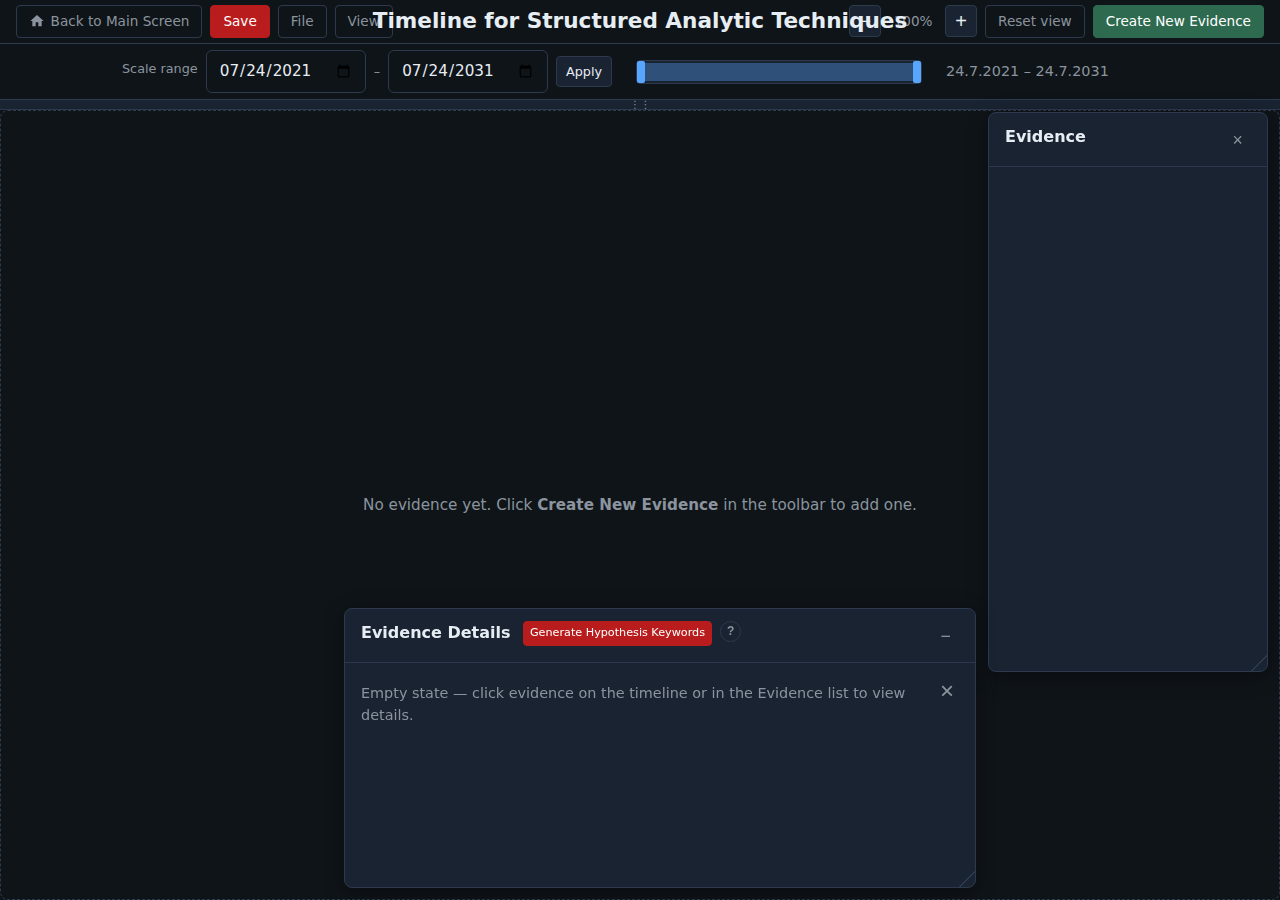
<file: 01-getting-organized/structured-analytic-timeline/index.html>
<!DOCTYPE html>
<html lang="en">
<head>
  <meta charset="UTF-8">
  <meta name="viewport" content="width=device-width, initial-scale=1.0">
  <title>Timeline Creator</title>
  <link rel="stylesheet" href="styles.css">
</head>
<body>
  <div class="app" id="app">
    <section class="timeline-section" id="timeline-section">
      <div id="timeline-toolbar" class="timeline-toolbar">
        <div class="timeline-toolbar-inner">
          <header class="timeline-header-bar" id="timeline-header-bar">
            <div class="timeline-header-left">
              <a href="http://localhost:3000/" target="_self" class="btn-back-to-hub" aria-label="Back to main screen" title="Back to SAT Tools hub">
                <svg class="btn-back-icon" viewBox="0 0 24 24" aria-hidden="true"><path d="M10 20v-6h4v6h5v-8h3L12 3 2 12h3v8z" fill="currentColor"/></svg>
                Back to Main Screen
              </a>
              <button type="button" class="btn-save-header" id="btn-save-header" aria-label="Save evidence">Save</button>
              <div class="layouts-wrap" id="layouts-wrap">
                <button type="button" class="btn-file-menu" id="btn-file-menu" aria-haspopup="true" aria-expanded="false" aria-label="File menu">File</button>
                <button type="button" class="btn-layouts" id="btn-layouts" aria-haspopup="true" aria-expanded="false" aria-label="View menu">View</button>
              </div>
            </div>
            <h2 class="timeline-header-title" id="timeline-header-title">Timeline for Structured Analytic Techniques</h2>
            <div class="timeline-header-right">
              <div class="timeline-view-controls">
                <button type="button" class="btn-zoom-out" id="btn-zoom-out" title="Zoom out">−</button>
                <span class="zoom-label" id="zoom-label">100%</span>
                <button type="button" class="btn-zoom-in" id="btn-zoom-in" title="Zoom in">+</button>
                <button type="button" class="btn-reset-view" id="btn-reset-view">Reset view</button>
              </div>
              <button type="button" class="btn-create-evidence" id="btn-create-evidence">Create New Evidence</button>
            </div>
          </header>
          <div class="timeline-scale-strip">
            <div class="scale-strip-row">
              <div class="scale-range-group" id="scale-range-group">
                <label for="scale-first-date" class="year-scale-label">Scale range</label>
                <input type="date" id="scale-first-date" class="year-scale-input scale-date-input" aria-label="First date on scale">
                <span class="year-scale-sep">–</span>
                <input type="date" id="scale-last-date" class="year-scale-input scale-date-input" aria-label="Last date on scale">
                <button type="button" class="btn-year-scale-apply" id="btn-year-scale-apply">Apply</button>
              </div>
              <div class="scale-bar-spacer scale-bar-spacer-left" aria-hidden="true"></div>
              <div class="scale-bar-wrap" id="scale-bar-wrap">
                <div class="timeline-scaler-overview" id="timeline-scaler-overview">
                  <div class="timeline-scaler-selection" id="timeline-scaler-selection"></div>
                  <div class="timeline-scaler-handle timeline-scaler-handle-left" id="scaler-handle-left"></div>
                  <div class="timeline-scaler-handle timeline-scaler-handle-right" id="scaler-handle-right"></div>
                </div>
              </div>
              <div class="scale-bar-spacer scale-bar-spacer-right">
                <span class="scale-range-display" id="scaler-range-display" aria-live="polite">—</span>
              </div>
            </div>
          </div>
        </div>
        <div class="timeline-toolbar-resize-handle" id="timeline-toolbar-resize-handle" role="separator" aria-label="Drag to resize toolbar" title="Drag to resize">⋮⋮</div>
      </div>
      <div id="timeline-viewport" class="timeline-viewport">
        <div id="timeline-empty" class="timeline-empty" hidden>
          <p>No evidence yet. Click <strong>Create New Evidence</strong> in the toolbar to add one.</p>
        </div>
        <div id="timeline-world" class="timeline-world" hidden>
          <div id="timeline-horizontal" class="timeline-horizontal">
            <div class="timeline-callouts" id="timeline-callouts" aria-label="Event callouts"></div>
            <div class="timeline-line" id="timeline-line" aria-label="Timeline with markers">
              <div class="timeline-line-bar" id="timeline-line-bar"></div>
              <div class="timeline-axis">
                <span class="axis-label" id="axis-start"></span>
                <span class="axis-label" id="axis-end"></span>
              </div>
            </div>
          </div>
        </div>
      </div>
    </section>

    <div class="floating-panel" id="panel-events" data-panel-id="events" aria-label="Evidence list">
      <div class="panel-drag-handle" id="panel-events-handle">
        <h2 class="panel-title">Evidence</h2>
        <button type="button" class="btn-panel-hide" id="btn-hide-events" aria-label="Hide panel">×</button>
      </div>
      <div class="panel-body">
        <div id="events-list-summary" class="events-list-summary" aria-live="polite"></div>
        <div id="events-list" class="events-list" aria-label="Evidence list"></div>
      </div>
      <div class="resize-handle" id="panel-events-resize" aria-label="Resize"></div>
    </div>
    <div class="floating-panel" id="panel-details" data-panel-id="details" aria-label="Evidence details">
      <div class="panel-drag-handle" id="panel-details-handle">
        <h2 class="panel-title">Evidence Details</h2>
        <button type="button" class="btn-indicators btn-indicators-small" id="btn-indicators-details">Generate Hypothesis Keywords</button>
        <button type="button" class="evidence-info-tip" id="indicators-tip" aria-label="Hypothesis keywords info" title="Hypothesis keywords info">?</button>
        <button type="button" class="btn-panel-hide" id="btn-hide-details" aria-label="Hide panel">−</button>
      </div>
      <div class="panel-body event-details-body">
        <div class="event-details-top-actions">
          <button type="button" class="btn-details-delete" id="btn-details-delete" aria-label="Delete this evidence" hidden>Delete</button>
          <button type="button" class="event-details-close" id="event-details-close" aria-label="Clear selection">×</button>
        </div>
        <div id="event-details-content" class="event-details-content">
          <p class="event-details-placeholder">Empty state — click evidence on the timeline or in the Evidence list to view details.</p>
        </div>
      </div>
      <div class="resize-handle" id="panel-details-resize" aria-label="Resize"></div>
    </div>
  </div>
  <div id="overlay-root">
    <div class="layouts-dropdown overlay-dropdown" id="layouts-dropdown" role="menu" hidden>
      <div class="layouts-menu-item" role="menuitemcheckbox" aria-checked="true" id="layouts-toggle-events" tabindex="0">
        <input type="checkbox" id="layouts-check-events" checked aria-hidden="true">
        <label for="layouts-check-events">Show Evidence</label>
      </div>
      <div class="layouts-menu-item" role="menuitemcheckbox" aria-checked="true" id="layouts-toggle-details" tabindex="0">
        <input type="checkbox" id="layouts-check-details" checked aria-hidden="true">
        <label for="layouts-check-details">Show Evidence Details</label>
      </div>
    </div>
    <div class="file-dropdown overlay-dropdown" id="file-dropdown" role="menu" hidden>
      <button type="button" class="file-menu-item" id="file-update-from-file" role="menuitem">Update Evidence from File</button>
      <div class="file-menu-row file-menu-row-with-tip">
        <button type="button" class="file-menu-item" id="file-import-events" role="menuitem">Import Evidence</button>
        <button type="button" class="file-menu-item file-menu-item-tip" id="file-import-tip" aria-label="Tip about import file location" title="Import tip">?</button>
      </div>
      <button type="button" class="file-menu-item" id="file-download-template" role="menuitem">Download JSON Template</button>
      <button type="button" class="file-menu-item" id="file-download-evidence" role="menuitem">Download Evidence</button>
      <button type="button" class="file-menu-item" id="file-clear-screen" role="menuitem">Clear Evidence</button>
      <button type="button" class="file-menu-item file-menu-item-danger" id="file-remove-all" role="menuitem">Remove all Evidence</button>
    </div>
    <input type="file" id="json-file-input" accept=".json,application/json" hidden>
    <div class="add-evidence-overlay" id="add-evidence-overlay" hidden>
      <div class="add-evidence-backdrop" id="add-evidence-backdrop"></div>
      <div class="add-evidence-modal" id="add-evidence-modal" role="dialog" aria-labelledby="add-evidence-modal-title" aria-modal="true">
        <div class="add-evidence-modal-header">
          <h2 class="add-evidence-modal-title" id="add-evidence-modal-title">Create New Evidence</h2>
          <button type="button" class="add-evidence-modal-close" id="add-evidence-modal-close" aria-label="Close">×</button>
        </div>
        <div class="add-evidence-modal-body">
          <form id="event-form" novalidate>
            <div class="field">
              <label for="event-name">Name <span class="required">*</span></label>
              <input type="text" id="event-name" name="name" autocomplete="off" placeholder="Evidence name">
              <span class="error" id="error-name" aria-live="polite"></span>
            </div>
            <div class="field">
              <label for="event-description">Description <span class="required">*</span></label>
              <textarea id="event-description" name="description" rows="2" placeholder="What happened?"></textarea>
              <span class="error" id="error-description" aria-live="polite"></span>
            </div>
            <div class="field">
              <label for="event-source">Source</label>
              <input type="url" id="event-source" name="source" autocomplete="off" placeholder="https://...">
              <span class="error" id="error-source" aria-live="polite"></span>
            </div>
            <div class="form-row">
              <div class="field">
                <label for="event-date">Date <span class="required">*</span></label>
                <input type="date" id="event-date" name="date">
                <span class="error" id="error-date" aria-live="polite"></span>
              </div>
              <div class="field">
                <label for="event-time">Time</label>
                <div class="time-input-row">
                  <input type="time" id="event-time" name="time">
                  <button type="button" class="btn-time-skip" id="btn-time-skip" title="Set time to 00:00 (unknown time)">No time</button>
                </div>
                <span class="error" id="error-time" aria-live="polite"></span>
              </div>
            </div>
            <div class="evidence-row-wrap">
              <label class="evidence-row">
                <input type="checkbox" id="event-evidence" aria-describedby="event-evidence-desc">
                <span id="event-evidence-desc">Use as Evidence?</span>
              </label>
              <button type="button" class="evidence-info-tip" id="form-evidence-tip" aria-label="Evidence info" title="Evidence info">?</button>
            </div>
            <div class="add-evidence-modal-actions">
              <button type="submit" class="btn-submit" id="btn-submit">Add evidence</button>
              <button type="button" class="btn-cancel" id="btn-cancel">Cancel</button>
            </div>
          </form>
        </div>
      </div>
    </div>
    <div class="indicators-overlay" id="indicators-overlay" hidden>
      <div class="indicators-backdrop" id="indicators-backdrop"></div>
      <div class="indicators-modal" id="indicators-modal" role="dialog" aria-labelledby="indicators-modal-title" aria-modal="true">
        <div class="indicators-modal-header">
          <h2 class="indicators-modal-title" id="indicators-modal-title">Generate Hypothesis Keywords</h2>
          <button type="button" class="indicators-modal-close" id="indicators-modal-close" aria-label="Close">×</button>
        </div>
        <p class="indicators-hint">Fill one or more fields (comma-separated for multiple). Not all are required.</p>
        <div class="indicators-entities" id="indicators-entities">
          <div class="indicators-entity" data-entity="What">
            <label class="indicators-entity-label">What?</label>
            <div class="indicators-entity-rows">
              <div class="indicators-row">
                <input type="text" class="indicators-input" placeholder="What kind of indicator could it be?" data-entity="What">
                <button type="button" class="indicators-add-row" data-entity="What" aria-label="Add row">+</button>
              </div>
            </div>
          </div>
          <div class="indicators-entity" data-entity="Who">
            <label class="indicators-entity-label">Who?</label>
            <div class="indicators-entity-rows">
              <div class="indicators-row">
                <input type="text" class="indicators-input" placeholder="Who could cause the indicator?" data-entity="Who">
                <button type="button" class="indicators-add-row" data-entity="Who" aria-label="Add row">+</button>
              </div>
            </div>
          </div>
          <div class="indicators-entity" data-entity="When">
            <label class="indicators-entity-label">When?</label>
            <div class="indicators-entity-rows">
              <div class="indicators-row">
                <input type="text" class="indicators-input" placeholder="When would we see the indicator?" data-entity="When">
                <button type="button" class="indicators-add-row" data-entity="When" aria-label="Add row">+</button>
              </div>
            </div>
          </div>
          <div class="indicators-entity" data-entity="Where">
            <label class="indicators-entity-label">Where?</label>
            <div class="indicators-entity-rows">
              <div class="indicators-row">
                <input type="text" class="indicators-input" placeholder="Where would we see the indicator?" data-entity="Where">
                <button type="button" class="indicators-add-row" data-entity="Where" aria-label="Add row">+</button>
              </div>
            </div>
          </div>
          <div class="indicators-entity" data-entity="Why">
            <label class="indicators-entity-label">Why?</label>
            <div class="indicators-entity-rows">
              <div class="indicators-row">
                <input type="text" class="indicators-input" placeholder="Why is the indicator important?" data-entity="Why">
                <button type="button" class="indicators-add-row" data-entity="Why" aria-label="Add row">+</button>
              </div>
            </div>
          </div>
          <div class="indicators-entity" data-entity="How">
            <label class="indicators-entity-label">How?</label>
            <div class="indicators-entity-rows">
              <div class="indicators-row">
                <input type="text" class="indicators-input" placeholder="How would this indicator manifest / be observed?" data-entity="How">
                <button type="button" class="indicators-add-row" data-entity="How" aria-label="Add row">+</button>
              </div>
            </div>
          </div>
        </div>
        <div class="indicators-modal-actions">
          <button type="button" class="btn-indicators-primary" id="indicators-btn-create">Generate Hypothesis Keywords</button>
          <button type="button" class="indicators-btn-cancel" id="indicators-btn-cancel">Cancel</button>
        </div>
      </div>
    </div>
  </div>
  <script src="app.js"></script>
</body>
</html>
</file>
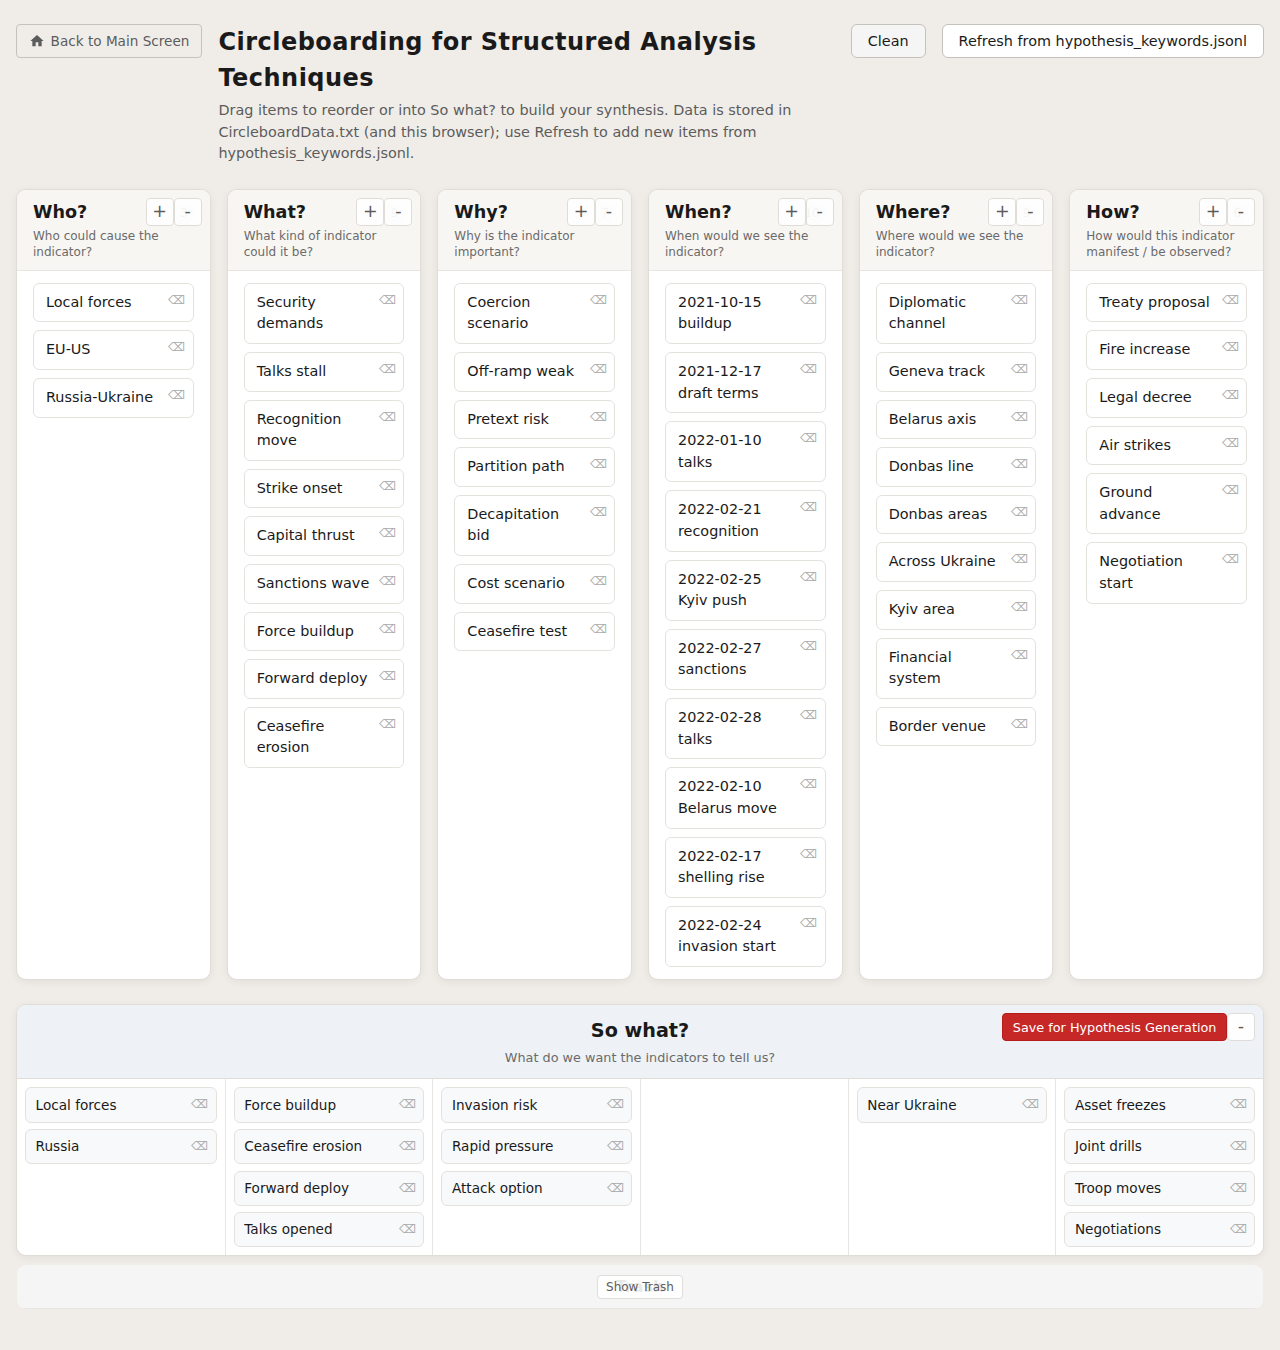
<file: 02-exploration/structured-analytic-circleboarding/index.html>
<!DOCTYPE html>
<html lang="en">
<head>
  <meta charset="UTF-8">
  <meta name="viewport" content="width=device-width, initial-scale=1.0">
  <title>Circleboard — Structured Analytic Techniques</title>
  <link rel="stylesheet" href="styles.css">
</head>
<body>
  <main class="dashboard">
    <header class="dashboard-header">
      <div class="dashboard-header-row">
        <a href="http://localhost:3000/" target="_self" class="btn-back-to-hub" aria-label="Back to main screen" title="Back to SAT Tools hub">
          <svg class="btn-back-icon" viewBox="0 0 24 24" aria-hidden="true"><path d="M10 20v-6h4v6h5v-8h3L12 3 2 12h3v8z" fill="currentColor"/></svg>
          Back to Main Screen
        </a>
        <div class="dashboard-header-title-wrap">
          <h1 class="dashboard-title">Circleboarding for Structured Analysis Techniques</h1>
          <p class="dashboard-subtitle">Drag items to reorder or into So what? to build your synthesis. Data is stored in CircleboardData.txt (and this browser); use Refresh to add new items from hypothesis_keywords.jsonl.</p>
        </div>
        <button type="button" id="btn-clean" class="btn-clean" aria-label="Clean all boxes (does not change files)">Clean</button>
        <button type="button" id="btn-refresh" class="btn-refresh" aria-label="Refresh: merge new items from hypothesis_keywords.jsonl into current data">Refresh from hypothesis_keywords.jsonl</button>
      </div>
    </header>

    <section class="categories-zone" aria-label="Category boxes">
      <div class="category-box" data-category="who">
        <div class="category-box-inner">
          <h2 class="category-header">Who?</h2>
          <p class="category-help">Who could cause the indicator?</p>
          <div class="category-content" role="list" aria-label="Who items">
            <div class="category-items"></div>
          </div>
        </div>
        <span class="category-count" aria-hidden="true">0</span>
        <button type="button" class="btn-add" data-add-target="who" aria-label="Add item">+</button>
        <button type="button" class="btn-hide" aria-label="Hide Who?">-</button>
        <button type="button" class="btn-show" aria-label="Show Who?" >Show</button>
      </div>
      <div class="category-box" data-category="what">
        <div class="category-box-inner">
          <h2 class="category-header">What?</h2>
          <p class="category-help">What kind of indicator could it be?</p>
          <div class="category-content" role="list" aria-label="What items">
            <div class="category-items"></div>
          </div>
        </div>
        <span class="category-count" aria-hidden="true">0</span>
        <button type="button" class="btn-add" data-add-target="what" aria-label="Add item">+</button>
        <button type="button" class="btn-hide" aria-label="Hide What?">-</button>
        <button type="button" class="btn-show" aria-label="Show What?" >Show</button>
      </div>
      <div class="category-box" data-category="why">
        <div class="category-box-inner">
          <h2 class="category-header">Why?</h2>
          <p class="category-help">Why is the indicator important?</p>
          <div class="category-content" role="list" aria-label="Why items">
            <div class="category-items"></div>
          </div>
        </div>
        <span class="category-count" aria-hidden="true">0</span>
        <button type="button" class="btn-add" data-add-target="why" aria-label="Add item">+</button>
        <button type="button" class="btn-hide" aria-label="Hide Why?">-</button>
        <button type="button" class="btn-show" aria-label="Show Why?" >Show</button>
      </div>
      <div class="category-box" data-category="when">
        <div class="category-box-inner">
          <h2 class="category-header">When?</h2>
          <p class="category-help">When would we see the indicator?</p>
          <div class="category-content" role="list" aria-label="When items">
            <div class="category-items"></div>
          </div>
        </div>
        <span class="category-count" aria-hidden="true">0</span>
        <button type="button" class="btn-add" data-add-target="when" aria-label="Add item">+</button>
        <button type="button" class="btn-hide" aria-label="Hide When?">-</button>
        <button type="button" class="btn-show" aria-label="Show When?" >Show</button>
      </div>
      <div class="category-box" data-category="where">
        <div class="category-box-inner">
          <h2 class="category-header">Where?</h2>
          <p class="category-help">Where would we see the indicator?</p>
          <div class="category-content" role="list" aria-label="Where items">
            <div class="category-items"></div>
          </div>
        </div>
        <span class="category-count" aria-hidden="true">0</span>
        <button type="button" class="btn-add" data-add-target="where" aria-label="Add item">+</button>
        <button type="button" class="btn-hide" aria-label="Hide Where?">-</button>
        <button type="button" class="btn-show" aria-label="Show Where?" >Show</button>
      </div>
      <div class="category-box" data-category="how">
        <div class="category-box-inner">
          <h2 class="category-header">How?</h2>
          <p class="category-help">How would this indicator manifest / be observed?</p>
          <div class="category-content" role="list" aria-label="How items">
            <div class="category-items"></div>
          </div>
        </div>
        <span class="category-count" aria-hidden="true">0</span>
        <button type="button" class="btn-add" data-add-target="how" aria-label="Add item">+</button>
        <button type="button" class="btn-hide" aria-label="Hide How?">-</button>
        <button type="button" class="btn-show" aria-label="Show How?" >Show</button>
      </div>
    </section>

    <section class="so-what-zone" aria-label="So what synthesis">
      <div class="so-what-box">
        <div class="so-what-box-inner">
          <h2 class="so-what-header">So what?</h2>
          <p class="so-what-help">What do we want the indicators to tell us?</p>
          <div class="so-what-content">
          <div class="so-what-lanes">
            <div class="so-what-lane" data-lane="0" data-category="who" role="list" aria-label="Who lane">
              <div class="so-what-lane-items"></div>
            </div>
            <div class="so-what-lane" data-lane="1" data-category="what" role="list" aria-label="What lane">
              <div class="so-what-lane-items"></div>
            </div>
            <div class="so-what-lane" data-lane="2" data-category="why" role="list" aria-label="Why lane">
              <div class="so-what-lane-items"></div>
            </div>
            <div class="so-what-lane" data-lane="3" data-category="when" role="list" aria-label="When lane">
              <div class="so-what-lane-items"></div>
            </div>
            <div class="so-what-lane" data-lane="4" data-category="where" role="list" aria-label="Where lane">
              <div class="so-what-lane-items"></div>
            </div>
            <div class="so-what-lane" data-lane="5" data-category="how" role="list" aria-label="How lane">
              <div class="so-what-lane-items"></div>
            </div>
          </div>
          <p class="so-what-empty-hint" aria-live="polite">Drag key indicators here to build your synthesis.</p>
          </div>
        </div>
        <button type="button" class="btn-save-hypothesis" aria-label="Save So what? items for hypothesis generation">Save for Hypothesis Generation</button>
        <button type="button" class="btn-hide btn-hide-so-what" aria-label="Hide So what?">-</button>
        <button type="button" class="btn-show btn-show-so-what" aria-label="Show So what?" >Show</button>
      </div>
    </section>

    <section class="trash-zone" aria-label="Trash">
      <div class="trash-box is-hidden">
        <h2 class="trash-header">Trash</h2>
        <div class="trash-box-inner">
          <div class="trash-lanes">
            <div class="trash-lane" data-lane="0" data-category="who" role="list" aria-label="Trash Who">
              <div class="trash-lane-items"></div>
            </div>
            <div class="trash-lane" data-lane="1" data-category="what" role="list" aria-label="Trash What">
              <div class="trash-lane-items"></div>
            </div>
            <div class="trash-lane" data-lane="2" data-category="why" role="list" aria-label="Trash Why">
              <div class="trash-lane-items"></div>
            </div>
            <div class="trash-lane" data-lane="3" data-category="when" role="list" aria-label="Trash When">
              <div class="trash-lane-items"></div>
            </div>
            <div class="trash-lane" data-lane="4" data-category="where" role="list" aria-label="Trash Where">
              <div class="trash-lane-items"></div>
            </div>
            <div class="trash-lane" data-lane="5" data-category="how" role="list" aria-label="Trash How">
              <div class="trash-lane-items"></div>
            </div>
          </div>
        </div>
        <button type="button" class="btn-hide btn-hide-trash" aria-label="Hide Trash">-</button>
        <button type="button" class="btn-show btn-show-trash" aria-label="Show Trash">Show Trash</button>
      </div>
    </section>

    <div id="add-modal" class="add-modal" role="dialog" aria-modal="true" aria-labelledby="add-modal-title" hidden>
      <div class="add-modal-backdrop"></div>
      <div class="add-modal-box">
        <h2 id="add-modal-title" class="add-modal-title"></h2>
        <label for="add-modal-input" class="add-modal-label">New item</label>
        <input type="text" id="add-modal-input" class="add-modal-input" placeholder="" autocomplete="off" />
        <div class="add-modal-actions">
          <button type="button" class="add-modal-cancel">Cancel</button>
          <button type="button" class="add-modal-add">Add</button>
        </div>
      </div>
    </div>
  </main>

  <script>
    window.INDICATORS_DATA = {
      who: ["aaaaaaaaaaaaaaaa", "bbbbbbb", "bbbbbbb", "bbbbbbb"],
      what: ["aaaaaaaaaaaaaaaa", "bbbbbbb"],
      where: ["aaaaaaaaaaaaaaaa", "bbbbbbb"],
      when: ["aaaaaaaaaaaaaaaa", "bbbbbbb"],
      why: ["aaaaaaaaaaaaaaaa"],
      how: ["aaaaaaaaaaaaaaaa"]
    };
  </script>
  <script src="app.js"></script>
</body>
</html>
</file>
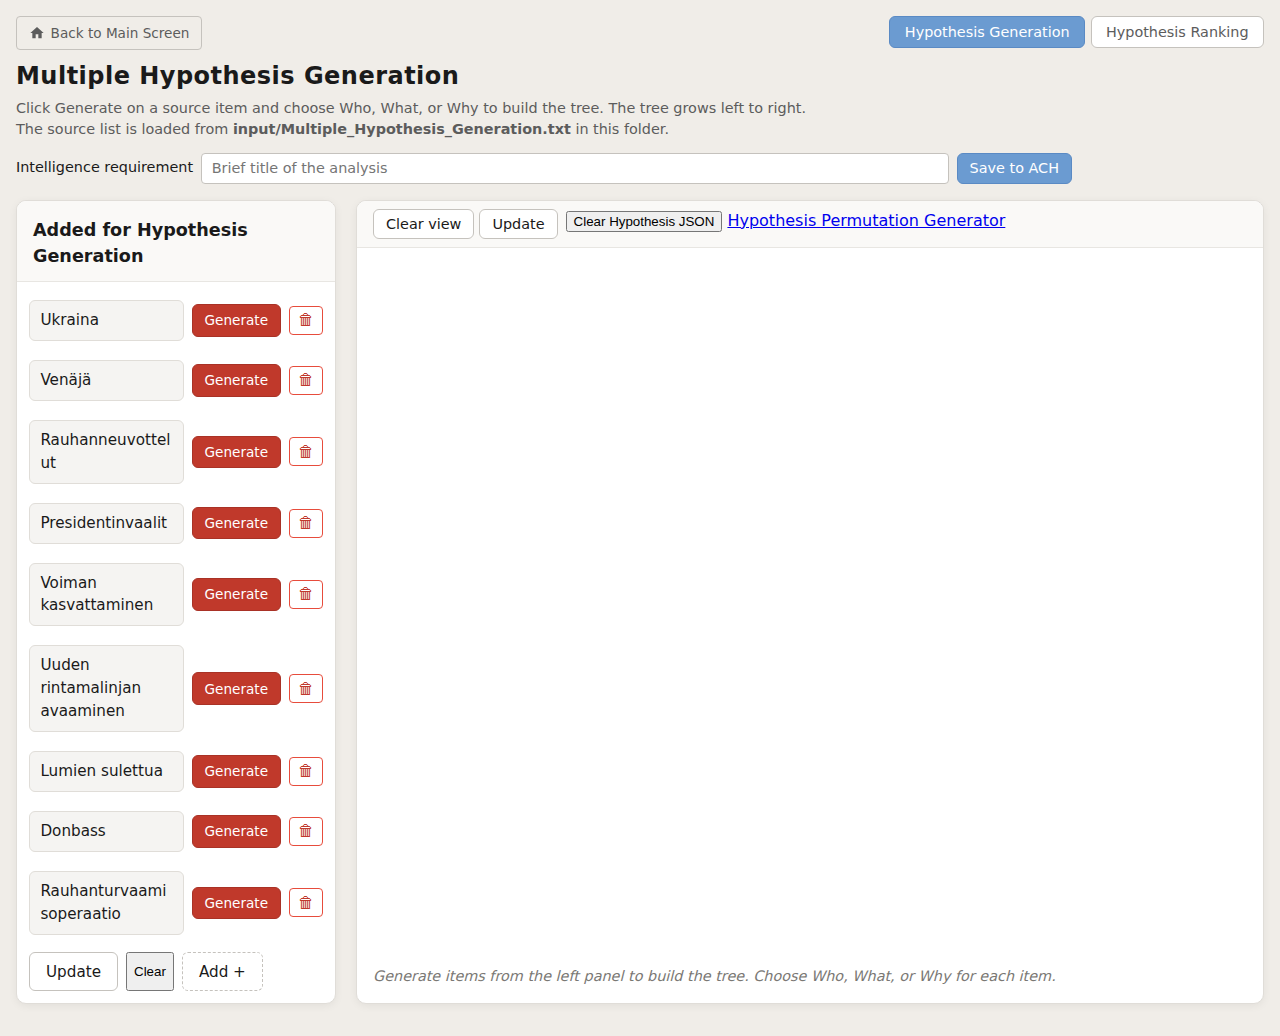
<file: 03-diagnostics/structured-analytic-multiple-hypothesis-generation/index.html>
<!DOCTYPE html>
<html lang="en">
<head>
  <meta charset="UTF-8">
  <meta name="viewport" content="width=device-width, initial-scale=1.0">
  <title>Multiple Hypothesis Generation — Structured Analytic Techniques</title>
  <link rel="stylesheet" href="styles.css">
</head>
<body>
  <main class="hypothesis-app">
    <div class="app-toolbar">
      <a href="http://localhost:3000/" target="_self" class="btn-back-to-hub" aria-label="Back to main screen" title="Back to SAT Tools hub">
        <svg class="btn-back-icon" viewBox="0 0 24 24" aria-hidden="true"><path d="M10 20v-6h4v6h5v-8h3L12 3 2 12h3v8z" fill="currentColor"/></svg>
        Back to Main Screen
      </a>
    </div>
    <div class="page-switcher">
      <button type="button" class="page-switcher-btn is-active" id="btn-page-generation" aria-pressed="true">Hypothesis Generation</button>
      <button type="button" class="page-switcher-btn" id="btn-page-ranking" aria-pressed="false">Hypothesis Ranking</button>
    </div>

    <div id="page-generation" class="app-page" aria-hidden="false">
      <header class="app-header">
        <h1 class="app-title">Multiple Hypothesis Generation</h1>
        <p class="app-subtitle">Click Generate on a source item and choose Who, What, or Why to build the tree. The tree grows left to right. The source list is loaded from <strong>input/Multiple_Hypothesis_Generation.txt</strong> in this folder.</p>
        <div class="intelligence-requirement-bar">
          <label for="intelligence-requirement-input-generation">Intelligence requirement</label>
          <input type="text" id="intelligence-requirement-input-generation" placeholder="Brief title of the analysis" aria-label="Intelligence requirement">
          <button type="button" class="btn-save-ach-bar" id="btn-save-ach-generation" aria-label="Save intelligence requirement to hypothesis.json">Save to ACH</button>
        </div>
      </header>

      <div class="app-body">
      <!-- Left panel: source list -->
      <aside class="source-panel" aria-label="Added for Hypothesis Generation">
        <h2 class="source-panel-title">Added for Hypothesis Generation</h2>
        <div class="source-list-wrap">
          <ul class="source-list" id="source-list" role="list">
            <!-- Items loaded from Multiple_Hypothesis_Generation.txt + manual adds -->
          </ul>
          <div class="source-panel-actions">
            <button type="button" class="btn-update-source" id="btn-update-source" aria-label="Re-read file and add new items">Update</button>
            <button type="button" class="btn-clear-source" id="btn-clear-source" aria-label="Clear the source list (does not write to file)">Clear</button>
            <button type="button" class="btn-add-source" id="btn-add-source" aria-label="Add new source item">Add +</button>
          </div>
        </div>
      </aside>

      <!-- Main workspace: Tree view (Who → What → Why → Permutation) -->
      <div class="workspace-right">
        <section class="tree-workspace" aria-label="Tree view">
          <div class="tree-workspace-toolbar">
            <div class="tree-workspace-toolbar-left">
              <button type="button" class="btn-clear-tree" id="btn-clear-tree" aria-label="Clear tree view">Clear view</button>
              <button type="button" class="btn-update-tree" id="btn-update-tree" aria-label="Add same What and Why to Who branches created later">Update</button>
            </div>
            <div class="tree-workspace-toolbar-right">
              <button type="button" class="btn-clear-hypothesis-json" id="btn-clear-hypothesis-json" aria-label="Wipe hypothesis.json (permutations and H1–H5) so you can start from a blank file">Clear Hypothesis JSON</button>
              <a href="https://chatgpt.com/g/g-6992157cb5dc81919a58f9c6cb27baf3-hypothesis-permutation-generator" target="_blank" rel="noopener noreferrer" class="btn-toolbar-link btn-hypothesis-permutation-generator" aria-label="Open Hypothesis Permutation Generator (ChatGPT)">Hypothesis Permutation Generator</a>
            </div>
          </div>
          <div class="tree-viewport" id="tree-viewport">
            <div class="tree-content" id="tree-content"></div>
            <svg class="tree-arrows" id="tree-arrows" aria-hidden="true"></svg>
          </div>
          <p class="tree-empty-hint" id="tree-empty-hint" aria-live="polite">Generate items from the left panel to build the tree. Choose Who, What, or Why for each item.</p>
        </section>
      </div>
    </div>
    </div>

    <div id="page-ranking" class="app-page app-page--hidden" aria-hidden="true">
      <header class="app-header">
        <h1 class="app-title">Hypothesis Ranking</h1>
        <p class="app-subtitle">Saved permutations from Hypotheses.txt. Use Update to re-read the file.</p>
        <div class="intelligence-requirement-bar">
          <label for="intelligence-requirement-input-ranking">Intelligence requirement</label>
          <input type="text" id="intelligence-requirement-input-ranking" placeholder="Brief title of the analysis" aria-label="Intelligence requirement">
          <button type="button" class="btn-save-ach-bar" id="btn-save-ach-ranking" aria-label="Save intelligence requirement to hypothesis.json">Save to ACH</button>
        </div>
      </header>
      <div class="ranking-body">
        <div class="ranking-left">
          <div class="ranking-toolbar">
            <button type="button" class="btn-ranking-update" id="btn-ranking-update" aria-label="Re-read Hypotheses.txt">Update</button>
            <button type="button" class="btn-ranking-clear" id="btn-ranking-clear" aria-label="Clear the page (does not write to file); use Update to load from Hypotheses.txt">Clear</button>
          </div>
          <ul class="ranking-list" id="ranking-list" role="list">
            <!-- Filled by JS from Hypotheses.txt -->
          </ul>
        </div>
        <div class="ranking-right">
          <div class="hypothesis-cards-container" id="hypothesis-cards-container">
            <div class="hypothesis-card is-collapsed" data-hypothesis-id="H1">
              <div class="hypothesis-card-header">
                <h2 class="hypothesis-card-heading">Hypothesis 1</h2>
                <span class="hypothesis-card-title-preview" aria-hidden="true"></span>
                <button type="button" class="hypothesis-card-toggle" aria-label="Show hypothesis" aria-expanded="false">Show</button>
              </div>
              <div class="hypothesis-card-body">
                <div class="hypothesis-card-field">
                  <span class="hypothesis-card-label">Title</span>
                  <div class="hypothesis-card-list-wrap">
                    <ul class="hypothesis-card-list ranking-list" role="list" aria-label="Dropped hypotheses for this card"></ul>
                    <p class="hypothesis-card-list-placeholder">Drag a hypothesis here from the left.</p>
                  </div>
                </div>
                <div class="hypothesis-card-field">
                  <label class="hypothesis-card-label">Description</label>
                  <textarea class="hypothesis-card-description" placeholder="Create a description for your hypothesis." rows="6" aria-label="Hypothesis description"></textarea>
                </div>
                <div class="hypothesis-card-actions">
                  <button type="button" class="btn-save-ach" aria-label="Save this hypothesis as hypothesis.json for ACH">Save Hypothesis for ACH</button>
                </div>
              </div>
            </div>
            <div class="hypothesis-card is-collapsed" data-hypothesis-id="H2">
              <div class="hypothesis-card-header">
                <h2 class="hypothesis-card-heading">Hypothesis 2</h2>
                <span class="hypothesis-card-title-preview" aria-hidden="true"></span>
                <button type="button" class="hypothesis-card-toggle" aria-label="Show hypothesis" aria-expanded="false">Show</button>
              </div>
              <div class="hypothesis-card-body">
                <div class="hypothesis-card-field">
                  <span class="hypothesis-card-label">Title</span>
                  <div class="hypothesis-card-list-wrap">
                    <ul class="hypothesis-card-list ranking-list" role="list" aria-label="Dropped hypotheses for this card"></ul>
                    <p class="hypothesis-card-list-placeholder">Drag a hypothesis here from the left.</p>
                  </div>
                </div>
                <div class="hypothesis-card-field">
                  <label class="hypothesis-card-label">Description</label>
                  <textarea class="hypothesis-card-description" placeholder="Create a description for your hypothesis." rows="6" aria-label="Hypothesis description"></textarea>
                </div>
                <div class="hypothesis-card-actions">
                  <button type="button" class="btn-save-ach" aria-label="Save this hypothesis as hypothesis.json for ACH">Save Hypothesis for ACH</button>
                </div>
              </div>
            </div>
            <div class="hypothesis-card is-collapsed" data-hypothesis-id="H3">
              <div class="hypothesis-card-header">
                <h2 class="hypothesis-card-heading">Hypothesis 3</h2>
                <span class="hypothesis-card-title-preview" aria-hidden="true"></span>
                <button type="button" class="hypothesis-card-toggle" aria-label="Show hypothesis" aria-expanded="false">Show</button>
              </div>
              <div class="hypothesis-card-body">
                <div class="hypothesis-card-field">
                  <span class="hypothesis-card-label">Title</span>
                  <div class="hypothesis-card-list-wrap">
                    <ul class="hypothesis-card-list ranking-list" role="list" aria-label="Dropped hypotheses for this card"></ul>
                    <p class="hypothesis-card-list-placeholder">Drag a hypothesis here from the left.</p>
                  </div>
                </div>
                <div class="hypothesis-card-field">
                  <label class="hypothesis-card-label">Description</label>
                  <textarea class="hypothesis-card-description" placeholder="Create a description for your hypothesis." rows="6" aria-label="Hypothesis description"></textarea>
                </div>
                <div class="hypothesis-card-actions">
                  <button type="button" class="btn-save-ach" aria-label="Save this hypothesis as hypothesis.json for ACH">Save Hypothesis for ACH</button>
                </div>
              </div>
            </div>
            <div class="hypothesis-card is-collapsed" data-hypothesis-id="H4">
              <div class="hypothesis-card-header">
                <h2 class="hypothesis-card-heading">Hypothesis 4</h2>
                <span class="hypothesis-card-title-preview" aria-hidden="true"></span>
                <button type="button" class="hypothesis-card-toggle" aria-label="Show hypothesis" aria-expanded="false">Show</button>
              </div>
              <div class="hypothesis-card-body">
                <div class="hypothesis-card-field">
                  <span class="hypothesis-card-label">Title</span>
                  <div class="hypothesis-card-list-wrap">
                    <ul class="hypothesis-card-list ranking-list" role="list" aria-label="Dropped hypotheses for this card"></ul>
                    <p class="hypothesis-card-list-placeholder">Drag a hypothesis here from the left.</p>
                  </div>
                </div>
                <div class="hypothesis-card-field">
                  <label class="hypothesis-card-label">Description</label>
                  <textarea class="hypothesis-card-description" placeholder="Create a description for your hypothesis." rows="6" aria-label="Hypothesis description"></textarea>
                </div>
                <div class="hypothesis-card-actions">
                  <button type="button" class="btn-save-ach" aria-label="Save this hypothesis as hypothesis.json for ACH">Save Hypothesis for ACH</button>
                </div>
              </div>
            </div>
            <div class="hypothesis-card is-collapsed" data-hypothesis-id="H5">
              <div class="hypothesis-card-header">
                <h2 class="hypothesis-card-heading">Hypothesis 5</h2>
                <span class="hypothesis-card-title-preview" aria-hidden="true"></span>
                <button type="button" class="hypothesis-card-toggle" aria-label="Show hypothesis" aria-expanded="false">Show</button>
              </div>
              <div class="hypothesis-card-body">
                <div class="hypothesis-card-field">
                  <span class="hypothesis-card-label">Title</span>
                  <div class="hypothesis-card-list-wrap">
                    <ul class="hypothesis-card-list ranking-list" role="list" aria-label="Dropped hypotheses for this card"></ul>
                    <p class="hypothesis-card-list-placeholder">Drag a hypothesis here from the left.</p>
                  </div>
                </div>
                <div class="hypothesis-card-field">
                  <label class="hypothesis-card-label">Description</label>
                  <textarea class="hypothesis-card-description" placeholder="Create a description for your hypothesis." rows="6" aria-label="Hypothesis description"></textarea>
                </div>
                <div class="hypothesis-card-actions">
                  <button type="button" class="btn-save-ach" aria-label="Save this hypothesis as hypothesis.json for ACH">Save Hypothesis for ACH</button>
                </div>
              </div>
            </div>
          </div>
        </div>
      </div>
    </div>

    <!-- Destination popup (shown when user clicks Generate) -->
    <div id="destination-popup" class="destination-popup" role="dialog" aria-modal="true" aria-labelledby="destination-popup-title" hidden>
      <div class="destination-popup-backdrop" id="destination-popup-backdrop"></div>
      <div class="destination-popup-box">
        <h2 id="destination-popup-title" class="destination-popup-title">Place in column</h2>
        <p class="destination-popup-item" id="destination-popup-item-preview"></p>
        <div class="destination-options">
          <button type="button" class="destination-option" data-destination="who" id="dest-who" onclick="window.__hypothesisPlace('who')">Who?</button>
          <button type="button" class="destination-option" data-destination="what" id="dest-what" onclick="window.__hypothesisPlace('what')">What?</button>
          <button type="button" class="destination-option" data-destination="why" id="dest-why" onclick="window.__hypothesisPlace('why')">Why?</button>
        </div>
        <button type="button" class="destination-popup-cancel" id="destination-popup-cancel">Cancel</button>
      </div>
    </div>

    <!-- Add new source item (inline or modal) -->
    <div id="add-source-modal" class="add-source-modal" role="dialog" aria-modal="true" aria-labelledby="add-source-modal-title" hidden>
      <div class="add-source-modal-backdrop" id="add-source-modal-backdrop"></div>
      <div class="add-source-modal-box">
        <h2 id="add-source-modal-title" class="add-source-modal-title">New source item</h2>
        <label for="add-source-input" class="add-source-label">Statement</label>
        <input type="text" id="add-source-input" class="add-source-input" placeholder="e.g. Kremlin johto" autocomplete="off" />
        <div class="add-source-actions">
          <button type="button" class="add-source-cancel" id="add-source-cancel">Cancel</button>
          <button type="button" class="add-source-add" id="add-source-add">Add</button>
        </div>
      </div>
    </div>
  </main>

  <script src="app.js"></script>
</body>
</html>
</file>
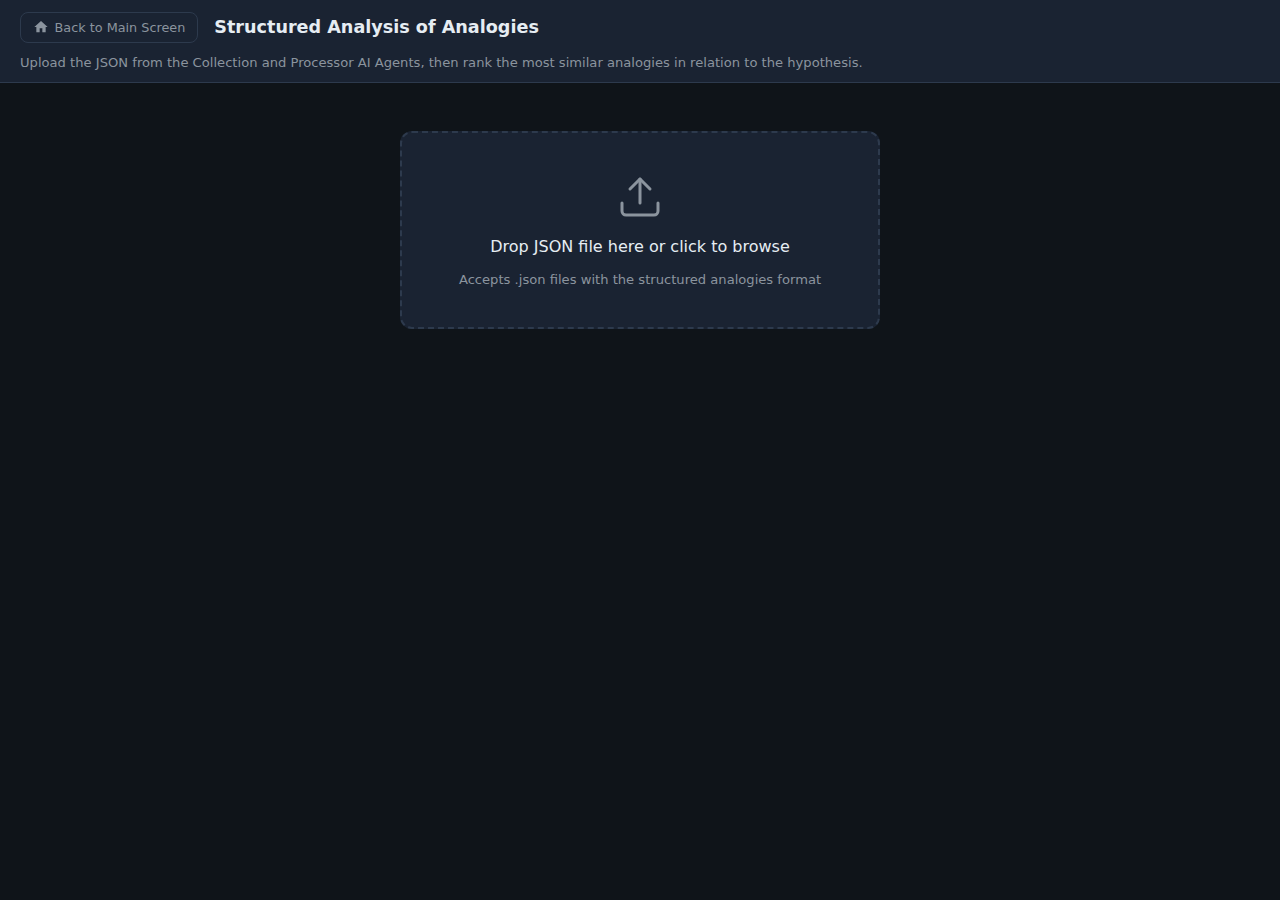
<file: 04-reframing/structured-analysis-of-analogies/index.html>
<!DOCTYPE html>
<html lang="en">
<head>
  <meta charset="UTF-8">
  <meta name="viewport" content="width=device-width, initial-scale=1.0">
  <title>Structured Analogies — Structured Analytic Techniques</title>
  <style>
    :root {
      --bg: #0f1419;
      --surface: #1a2332;
      --surface-alt: #1e2a3a;
      --border: #2d3a4d;
      --border-focus: #58a6ff;
      --text: #e6edf3;
      --text-muted: #8b949e;
      --accent: #58a6ff;
      --accent-hover: #79b8ff;
      --radius: 8px;
      --col-title: #3fb9504d;
      --col-country: #58a6ff33;
      --col-who: #d2a8ff33;
      --col-what: #f7814833;
      --col-when: #e3b34133;
      --col-why: #f778ba33;
      --col-how: #56d4dd33;
      --col-notes: #8b949e22;
    }
    * { box-sizing: border-box; margin: 0; padding: 0; }
    body {
      font-family: "Segoe UI", system-ui, -apple-system, sans-serif;
      background: var(--bg);
      color: var(--text);
      min-height: 100vh;
    }

    /* Header */
    .page-header {
      display: flex;
      align-items: center;
      gap: 1rem;
      padding: 0.75rem 1.25rem;
      background: var(--surface);
      border-bottom: 1px solid var(--border);
      flex-wrap: wrap;
    }
    .btn-back {
      display: inline-flex;
      align-items: center;
      gap: 0.35rem;
      padding: 0.4rem 0.75rem;
      font-size: 0.8rem;
      color: var(--text-muted);
      background: transparent;
      border: 1px solid var(--border);
      border-radius: var(--radius);
      text-decoration: none;
      cursor: pointer;
      transition: border-color 0.2s, color 0.2s;
      white-space: nowrap;
    }
    .btn-back:hover { border-color: var(--accent); color: var(--accent); }
    .btn-back svg { width: 16px; height: 16px; fill: currentColor; }
    .page-title {
      font-size: 1.1rem;
      font-weight: 600;
      flex: 1;
    }
    .page-subtitle {
      width: 100%;
      font-size: 0.82rem;
      color: var(--text-muted);
      margin-top: -0.25rem;
    }

    /* Upload area */
    .upload-area {
      display: flex;
      flex-direction: column;
      align-items: center;
      justify-content: center;
      padding: 3rem 2rem;
    }
    .upload-box {
      display: flex;
      flex-direction: column;
      align-items: center;
      gap: 1rem;
      padding: 2.5rem 3rem;
      border: 2px dashed var(--border);
      border-radius: 12px;
      background: var(--surface);
      cursor: pointer;
      transition: border-color 0.25s, background 0.25s;
      max-width: 480px;
      width: 100%;
      text-align: center;
    }
    .upload-box:hover, .upload-box.drag-over {
      border-color: var(--accent);
      background: var(--surface-alt);
    }
    .upload-box svg {
      width: 48px;
      height: 48px;
      color: var(--text-muted);
      transition: color 0.25s;
    }
    .upload-box:hover svg { color: var(--accent); }
    .upload-label {
      font-size: 1rem;
      font-weight: 500;
    }
    .upload-hint {
      font-size: 0.82rem;
      color: var(--text-muted);
    }
    .upload-input { display: none; }

    /* Toolbar shown after load */
    .toolbar {
      display: none;
      align-items: center;
      gap: 0.75rem;
      padding: 0.5rem 1.25rem;
      background: var(--surface);
      border-bottom: 1px solid var(--border);
      flex-wrap: wrap;
    }
    .toolbar.visible { display: flex; }
    .toolbar-info {
      font-size: 0.82rem;
      color: var(--text-muted);
      flex: 1;
    }
    .toolbar-btn {
      padding: 0.35rem 0.7rem;
      font-size: 0.8rem;
      color: var(--text);
      background: transparent;
      border: 1px solid var(--border);
      border-radius: var(--radius);
      cursor: pointer;
      transition: border-color 0.2s, color 0.2s;
      white-space: nowrap;
    }
    .toolbar-btn:hover { border-color: var(--accent); color: var(--accent); }
    .toolbar-btn-save {
      color: #fff;
      background: #238636;
      border-color: #238636;
    }
    .toolbar-btn-save:hover { background: #2ea043; border-color: #2ea043; color: #fff; }

    /* Scoreboard */
    .scoreboard {
      display: none;
      padding: 0.9rem 1.25rem;
      background: var(--surface);
      border-bottom: 1px solid var(--border);
    }
    .scoreboard.visible { display: block; }
    .scoreboard-header {
      display: flex;
      align-items: center;
      justify-content: space-between;
      margin-bottom: 0.5rem;
    }
    .scoreboard-title {
      font-size: 0.75rem;
      font-weight: 700;
      text-transform: uppercase;
      letter-spacing: 0.04em;
      color: var(--text-muted);
    }
    .scoreboard-toggle {
      padding: 0.2rem 0.5rem;
      font-size: 0.72rem;
      color: var(--text-muted);
      background: transparent;
      border: 1px solid var(--border);
      border-radius: 4px;
      cursor: pointer;
      transition: border-color 0.15s, color 0.15s;
    }
    .scoreboard-toggle:hover { border-color: var(--accent); color: var(--accent); }
    .scoreboard.collapsed .scoreboard-list { display: none; }
    .scoreboard.collapsed .scoreboard-header { margin-bottom: 0; }
    .scoreboard-list {
      display: flex;
      flex-direction: column;
      gap: 4px;
    }
    .scoreboard-row {
      display: flex;
      align-items: center;
      gap: 8px;
    }
    .scoreboard-bar-wrap {
      flex: 1;
      height: 18px;
      background: var(--bg);
      border-radius: 3px;
      overflow: hidden;
      position: relative;
    }
    .scoreboard-bar {
      height: 100%;
      border-radius: 3px;
      transition: width 0.3s ease;
      min-width: 0;
    }
    .scoreboard-name {
      font-size: 0.78rem;
      color: var(--text);
      width: 260px;
      min-width: 160px;
      white-space: nowrap;
      overflow: hidden;
      text-overflow: ellipsis;
    }
    .scoreboard-name.is-hypothesis {
      color: var(--text-muted);
      font-style: italic;
    }
    .scoreboard-pts {
      font-size: 0.75rem;
      font-weight: 700;
      min-width: 32px;
      text-align: right;
    }

    /* Board grid */
    .board {
      display: none;
      flex-direction: column;
      gap: 0;
      padding: 1.25rem 1.25rem 2rem;
      overflow-x: auto;
    }
    .board.visible { display: flex; }

    /* Column headers */
    .board-header {
      display: grid;
      grid-template-columns: 28px 200px 130px 1fr 1fr 1fr 1fr 1fr;
      gap: 10px;
      min-width: 1030px;
      margin-bottom: 10px;
      position: sticky;
      top: 0;
      z-index: 10;
    }
    .col-head {
      padding: 0.55rem 0.65rem;
      font-size: 0.75rem;
      font-weight: 700;
      text-transform: uppercase;
      letter-spacing: 0.04em;
      border-radius: var(--radius) var(--radius) 0 0;
      text-align: center;
      white-space: nowrap;
    }
    .col-head-title   { background: var(--col-title);   color: #3fb950; }
    .col-head-country { background: var(--col-country); color: #58a6ff; }
    .col-head-who     { background: var(--col-who);     color: #d2a8ff; }
    .col-head-what    { background: var(--col-what);     color: #f78148; }
    .col-head-when    { background: var(--col-when);     color: #e3b341; }
    .col-head-why     { background: var(--col-why);      color: #f778ba; }
    .col-head-how     { background: var(--col-how);      color: #56d4dd; }

    /* Row */
    .board-row {
      display: grid;
      grid-template-columns: 28px 200px 130px 1fr 1fr 1fr 1fr 1fr;
      gap: 10px;
      min-width: 1030px;
      margin-bottom: 10px;
    }

    /* Collapse toggle button */
    .btn-collapse {
      width: 28px;
      height: 28px;
      padding: 0;
      font-size: 1rem;
      line-height: 1;
      color: var(--text-muted);
      background: var(--surface);
      border: 1px solid var(--border);
      border-radius: 4px;
      cursor: pointer;
      display: flex;
      align-items: center;
      justify-content: center;
      align-self: start;
      margin-top: 0.35rem;
      transition: border-color 0.15s, color 0.15s;
    }
    .btn-collapse:hover { border-color: var(--accent); color: var(--accent); }

    /* Collapsed row */
    .board-row.collapsed {
      grid-template-columns: 28px 1fr;
    }
    .board-row.collapsed .cell:not(.cell-title) { display: none; }
    .board-row.collapsed .cell-title {
      font-weight: 600;
    }

    /* Cell */
    .cell {
      padding: 0.6rem 0.7rem;
      font-size: 0.82rem;
      line-height: 1.45;
      background: var(--surface);
      border: 1px solid var(--border);
      border-radius: 4px;
      overflow-wrap: break-word;
      word-break: break-word;
      cursor: pointer;
      transition: border-color 0.15s;
    }
    .cell:hover { border-color: var(--accent); }
    .cell-title {
      font-weight: 600;
      border-left: 3px solid #3fb950;
    }
    .cell-country {
      border-left: 3px solid #58a6ff;
    }
    .cell-who {
      border-left: 3px solid #d2a8ff;
    }
    .cell-what {
      border-left: 3px solid #f78148;
    }
    .cell-when {
      border-left: 3px solid #e3b341;
    }
    .cell-why {
      border-left: 3px solid #f778ba;
    }
    .cell-how {
      border-left: 3px solid #56d4dd;
    }
    .cell-empty {
      color: var(--text-muted);
      font-style: italic;
    }

    /* First row – hypothesis (grayed out) */
    .board-row.hypothesis .cell {
      background: #161c24;
      color: var(--text-muted);
      opacity: 0.6;
    }
    .board-row.hypothesis .cell-title {
      border-left-color: var(--text-muted);
    }
    .board-row.hypothesis .cell-country { border-left-color: var(--text-muted); }
    .board-row.hypothesis .cell-who     { border-left-color: var(--text-muted); }
    .board-row.hypothesis .cell-what    { border-left-color: var(--text-muted); }
    .board-row.hypothesis .cell-when    { border-left-color: var(--text-muted); }
    .board-row.hypothesis .cell-why     { border-left-color: var(--text-muted); }
    .board-row.hypothesis .cell-how     { border-left-color: var(--text-muted); }
    .hypothesis-tag {
      display: inline-block;
      margin-top: 0.3rem;
      padding: 0.1rem 0.4rem;
      font-size: 0.65rem;
      font-weight: 700;
      text-transform: uppercase;
      letter-spacing: 0.06em;
      color: #e3b341;
      background: #e3b34120;
      border-radius: 3px;
    }

    /* Help button on column headers */
    .col-head {
      position: relative;
    }
    .btn-help {
      position: absolute;
      right: 4px;
      top: 50%;
      transform: translateY(-50%);
      display: flex;
      align-items: center;
      justify-content: center;
      width: 16px;
      height: 16px;
      padding: 0;
      font-size: 0.6rem;
      font-weight: 700;
      line-height: 1;
      color: var(--text-muted);
      background: transparent;
      border: 1px solid var(--border);
      border-radius: 50%;
      cursor: pointer;
      transition: border-color 0.15s, color 0.15s;
    }
    .btn-help:hover { border-color: var(--accent); color: var(--accent); }

    /* Help tooltip popup */
    .help-tip {
      display: none;
      position: absolute;
      top: 100%;
      left: 50%;
      transform: translateX(-50%);
      z-index: 30;
      width: 220px;
      padding: 0.5rem 0.65rem;
      font-size: 0.78rem;
      font-weight: 400;
      line-height: 1.45;
      text-transform: none;
      letter-spacing: 0;
      color: var(--text);
      background: var(--surface-alt);
      border: 1px solid var(--border);
      border-radius: var(--radius);
      box-shadow: 0 6px 20px rgba(0,0,0,0.4);
      white-space: normal;
      text-align: left;
    }
    .help-tip.open { display: block; }

    /* Score button on scorable cells */
    .cell-scorable {
      position: relative;
    }
    .btn-score {
      position: absolute;
      top: 4px;
      right: 4px;
      width: 20px;
      height: 20px;
      padding: 0;
      font-size: 0.75rem;
      line-height: 1;
      color: var(--text-muted);
      background: var(--surface-alt);
      border: 1px solid var(--border);
      border-radius: 4px;
      cursor: pointer;
      display: flex;
      align-items: center;
      justify-content: center;
      transition: border-color 0.15s, color 0.15s, background 0.15s;
      z-index: 5;
    }
    .btn-score:hover { border-color: var(--accent); color: var(--accent); }
    .btn-score.scored {
      color: #3fb950;
      border-color: #3fb950;
      background: #3fb95018;
    }
    .btn-score.scored:hover { color: #f85149; border-color: #f85149; background: #f8514918; }


    /* Description tooltip */
    .cell-title[data-description] { position: relative; cursor: help; }
    .cell-title .desc-tooltip {
      display: none;
      position: absolute;
      left: 0;
      top: 100%;
      z-index: 20;
      width: 320px;
      max-width: 80vw;
      padding: 0.65rem 0.75rem;
      font-size: 0.78rem;
      font-weight: 400;
      line-height: 1.5;
      color: var(--text);
      background: #1e2a3a;
      border: 1px solid var(--border);
      border-radius: var(--radius);
      box-shadow: 0 8px 24px rgba(0,0,0,0.4);
      pointer-events: none;
    }
    .cell-title:hover .desc-tooltip { display: block; }

    /* Detail modal */
    .detail-overlay {
      display: none;
      position: fixed;
      inset: 0;
      z-index: 100;
      background: rgba(0,0,0,0.6);
      align-items: center;
      justify-content: center;
      padding: 2rem;
    }
    .detail-overlay.open { display: flex; }
    .detail-box {
      background: var(--surface);
      border: 1px solid var(--border);
      border-radius: 12px;
      width: 100%;
      max-width: 680px;
      max-height: 85vh;
      overflow-y: auto;
      box-shadow: 0 12px 40px rgba(0,0,0,0.5);
    }
    .detail-header {
      display: flex;
      align-items: flex-start;
      justify-content: space-between;
      gap: 1rem;
      padding: 1.1rem 1.25rem 0.75rem;
      border-bottom: 1px solid var(--border);
    }
    .detail-title {
      font-size: 1.05rem;
      font-weight: 700;
      line-height: 1.35;
    }
    .detail-close {
      flex-shrink: 0;
      width: 28px;
      height: 28px;
      display: flex;
      align-items: center;
      justify-content: center;
      background: transparent;
      border: 1px solid var(--border);
      border-radius: 6px;
      color: var(--text-muted);
      font-size: 1.1rem;
      cursor: pointer;
      transition: border-color 0.15s, color 0.15s;
    }
    .detail-close:hover { border-color: var(--accent); color: var(--accent); }
    .detail-body {
      padding: 0.75rem 1.25rem 1.25rem;
      display: flex;
      flex-direction: column;
      gap: 0.85rem;
    }
    .detail-field { min-height: 0; }
    .detail-label {
      display: block;
      font-size: 0.72rem;
      font-weight: 700;
      text-transform: uppercase;
      letter-spacing: 0.04em;
      margin-bottom: 0.2rem;
    }
    .detail-label-country { color: #58a6ff; }
    .detail-label-desc    { color: var(--text-muted); }
    .detail-label-who     { color: #d2a8ff; }
    .detail-label-what    { color: #f78148; }
    .detail-label-when    { color: #e3b341; }
    .detail-label-why     { color: #f778ba; }
    .detail-label-how     { color: #56d4dd; }
    .detail-label-sources { color: #f0883e; }
    .detail-label-notes   { color: #8b949e; }
    .detail-sources {
      list-style: none;
      padding: 0;
      margin: 0;
      display: flex;
      flex-direction: column;
      gap: 0.3rem;
    }
    .detail-sources li a {
      font-size: 0.82rem;
      color: var(--accent);
      text-decoration: none;
      word-break: break-all;
    }
    .detail-sources li a:hover { text-decoration: underline; color: var(--accent-hover); }
    .detail-value {
      font-size: 0.88rem;
      line-height: 1.55;
      color: var(--text);
      white-space: pre-wrap;
    }
    .detail-value-empty {
      color: var(--text-muted);
      font-style: italic;
    }
    .detail-sep {
      border: none;
      border-top: 1px solid var(--border);
      margin: 0.1rem 0;
    }
    .detail-notes-textarea {
      width: 100%;
      min-height: 80px;
      padding: 0.55rem 0.65rem;
      font-family: inherit;
      font-size: 0.85rem;
      line-height: 1.5;
      color: var(--text);
      background: var(--surface-alt);
      border: 1px solid var(--border);
      border-radius: 6px;
      resize: vertical;
      outline: none;
      transition: border-color 0.2s;
    }
    .detail-notes-textarea:focus { border-color: var(--accent); }
    .detail-notes-textarea::placeholder { color: var(--text-muted); }
    .detail-save {
      display: block;
      margin-top: 0.75rem;
      margin-left: auto;
      padding: 0.4rem 1rem;
      font-size: 0.82rem;
      color: #fff;
      background: #238636;
      border: 1px solid #238636;
      border-radius: 6px;
      cursor: pointer;
      transition: background 0.15s;
    }
    .detail-save:hover { background: #2ea043; }

    /* Responsive */
    @media (max-width: 1300px) {
      .board-header, .board-row {
        grid-template-columns: 28px 180px 110px repeat(5, 1fr);
      }
      .board-row.collapsed {
        grid-template-columns: 28px 1fr;
      }
    }
  </style>
</head>
<body>

  <header class="page-header">
    <a class="btn-back" href="http://localhost:3000/" aria-label="Back to main screen">
      <svg viewBox="0 0 24 24" aria-hidden="true"><path d="M10 20v-6h4v6h5v-8h3L12 3 2 12h3v8z"/></svg>
      Back to Main Screen
    </a>
    <h1 class="page-title">Structured Analysis of Analogies</h1>
    <p class="page-subtitle">Upload the JSON from the Collection and Processor AI Agents, then rank the most similar analogies in relation to the hypothesis.</p>
  </header>

  <!-- Upload screen -->
  <div class="upload-area" id="upload-area">
    <div class="upload-box" id="upload-box">
      <svg viewBox="0 0 24 24" fill="none" stroke="currentColor" stroke-width="1.5" stroke-linecap="round" stroke-linejoin="round">
        <path d="M21 15v4a2 2 0 0 1-2 2H5a2 2 0 0 1-2-2v-4"/>
        <polyline points="17 8 12 3 7 8"/>
        <line x1="12" y1="3" x2="12" y2="15"/>
      </svg>
      <span class="upload-label">Drop JSON file here or click to browse</span>
      <span class="upload-hint">Accepts .json files with the structured analogies format</span>
      <input type="file" class="upload-input" id="file-input" accept=".json,application/json">
    </div>
  </div>

  <!-- Toolbar -->
  <div class="toolbar" id="toolbar">
    <span class="toolbar-info" id="toolbar-info"></span>
    <button type="button" class="toolbar-btn toolbar-btn-save" id="btn-save">Save</button>
    <button type="button" class="toolbar-btn" id="btn-export">Export JSON</button>
    <button type="button" class="toolbar-btn" id="btn-new">Load another file</button>
  </div>

  <!-- Scoreboard -->
  <div class="scoreboard" id="scoreboard">
    <div class="scoreboard-header">
      <div class="scoreboard-title">Analogy Similarity Scores</div>
      <button type="button" class="scoreboard-toggle" id="scoreboard-toggle">Hide</button>
    </div>
    <div class="scoreboard-list" id="scoreboard-list"></div>
  </div>

  <!-- Board -->
  <div class="board" id="board">
    <div class="board-header">
      <div></div>
      <div class="col-head col-head-title">Title <button type="button" class="btn-help" data-help="How similar is the overall theme or nature of this event to the hypothesis?">?</button><div class="help-tip"></div></div>
      <div class="col-head col-head-country">Country <button type="button" class="btn-help" data-help="How similar is the country or regional context to the hypothesis?">?</button><div class="help-tip"></div></div>
      <div class="col-head col-head-who">Who? <button type="button" class="btn-help" data-help="How similar are the actors and targets to those in the hypothesis?">?</button><div class="help-tip"></div></div>
      <div class="col-head col-head-what">What? <button type="button" class="btn-help" data-help="How similar is what happened to what the hypothesis describes?">?</button><div class="help-tip"></div></div>
      <div class="col-head col-head-when">When? <button type="button" class="btn-help" data-help="How similar is the timing or tempo of events to the hypothesis?">?</button><div class="help-tip"></div></div>
      <div class="col-head col-head-why">Why? <button type="button" class="btn-help" data-help="How similar are the underlying causes or motivations to the hypothesis?">?</button><div class="help-tip"></div></div>
      <div class="col-head col-head-how">How? <button type="button" class="btn-help" data-help="How similar are the mechanisms or methods of escalation to the hypothesis?">?</button><div class="help-tip"></div></div>
    </div>
    <div id="board-rows"></div>
  </div>

  <!-- Detail modal -->
  <div class="detail-overlay" id="detail-overlay">
    <div class="detail-box" id="detail-box">
      <div class="detail-header">
        <span class="detail-title" id="detail-title"></span>
        <button type="button" class="detail-close" id="detail-close" aria-label="Close">&times;</button>
      </div>
      <div class="detail-body" id="detail-body"></div>
    </div>
  </div>

  <script>
    const uploadArea    = document.getElementById('upload-area');
    const uploadBox     = document.getElementById('upload-box');
    const fileInput     = document.getElementById('file-input');
    const toolbar       = document.getElementById('toolbar');
    const toolbarInfo   = document.getElementById('toolbar-info');
    const scoreboard    = document.getElementById('scoreboard');
    const scoreboardList = document.getElementById('scoreboard-list');
    const board         = document.getElementById('board');
    const boardRows     = document.getElementById('board-rows');
    const btnSave       = document.getElementById('btn-save');
    const btnExport     = document.getElementById('btn-export');
    const btnNew        = document.getElementById('btn-new');
    const detailOverlay = document.getElementById('detail-overlay');
    const detailBox     = document.getElementById('detail-box');
    const detailTitle   = document.getElementById('detail-title');
    const detailBody    = document.getElementById('detail-body');
    const detailClose   = document.getElementById('detail-close');

    let currentData = [];
    let currentFilename = '';
    let collapsedRows = new Set();
    const STORAGE_KEY = 'sat-analogies-state';

    function saveState() {
      try {
        sessionStorage.setItem(STORAGE_KEY, JSON.stringify({
          data: currentData,
          filename: currentFilename,
          collapsed: Array.from(collapsedRows)
        }));
      } catch (_) { /* quota exceeded – ignore */ }
    }

    function restoreState() {
      try {
        const raw = sessionStorage.getItem(STORAGE_KEY);
        if (!raw) return;
        const state = JSON.parse(raw);
        if (Array.isArray(state.collapsed)) {
          collapsedRows = new Set(state.collapsed);
        }
        if (Array.isArray(state.data) && state.data.length) {
          loadBoard(state.data, state.filename || 'restored session');
        }
      } catch (_) { /* corrupt – ignore */ }
    }

    /* --- Upload handling --- */
    uploadBox.addEventListener('click', () => fileInput.click());

    uploadBox.addEventListener('dragover', e => {
      e.preventDefault();
      uploadBox.classList.add('drag-over');
    });
    uploadBox.addEventListener('dragleave', () => uploadBox.classList.remove('drag-over'));
    uploadBox.addEventListener('drop', e => {
      e.preventDefault();
      uploadBox.classList.remove('drag-over');
      const file = e.dataTransfer.files[0];
      if (file) handleFile(file);
    });

    fileInput.addEventListener('change', () => {
      if (fileInput.files[0]) handleFile(fileInput.files[0]);
    });

    function handleFile(file) {
      const reader = new FileReader();
      reader.onload = e => {
        try {
          const json = JSON.parse(e.target.result);
          if (!Array.isArray(json)) throw new Error('Expected a JSON array');
          loadBoard(json, file.name);
        } catch (err) {
          alert('Failed to parse JSON:\n' + err.message);
        }
      };
      reader.readAsText(file);
    }

    const scoreboardToggle = document.getElementById('scoreboard-toggle');

    scoreboardToggle.addEventListener('click', () => {
      scoreboard.classList.toggle('collapsed');
      scoreboardToggle.textContent = scoreboard.classList.contains('collapsed') ? 'Show' : 'Hide';
    });

    /* Help tip toggle on ? buttons */
    document.querySelectorAll('.btn-help').forEach(btn => {
      btn.addEventListener('click', e => {
        e.stopPropagation();
        const tip = btn.parentElement.querySelector('.help-tip');
        const isOpen = tip.classList.contains('open');
        document.querySelectorAll('.help-tip.open').forEach(t => t.classList.remove('open'));
        if (!isOpen) {
          tip.textContent = btn.dataset.help;
          tip.classList.add('open');
        }
      });
    });
    document.addEventListener('click', () => {
      document.querySelectorAll('.help-tip.open').forEach(t => t.classList.remove('open'));
    });

    const SCORE_FIELDS = ['Title', 'Country', 'WHO', 'WHAT', 'WHEN', 'WHY', 'HOW'];
    const BAR_COLORS = ['#3fb950', '#58a6ff', '#d2a8ff', '#f78148', '#e3b341', '#f778ba', '#56d4dd'];

    function renderScoreboard() {
      scoreboardList.innerHTML = '';
      if (!currentData.length) { scoreboard.classList.remove('visible'); return; }

      const entries = currentData
        .map((entry, idx) => {
          if (!entry._scores) entry._scores = {};
          const total = SCORE_FIELDS.reduce((s, f) => s + (entry._scores[f] ? 1 : 0), 0);
          return { title: entry['Title'] || '(untitled)', total, idx };
        })
        .filter(e => e.idx !== 0);

      entries.sort((a, b) => b.total - a.total);

      entries.forEach(e => {
        const pct = Math.round((e.total / 7) * 100);
        const color = pct > 0 ? BAR_COLORS[Math.min(Math.floor(e.total) - 1, BAR_COLORS.length - 1)] : 'transparent';
        const row = document.createElement('div');
        row.className = 'scoreboard-row';
        row.innerHTML =
          `<span class="scoreboard-name${e.idx === 0 ? ' is-hypothesis' : ''}">${esc(e.title)}</span>` +
          `<div class="scoreboard-bar-wrap"><div class="scoreboard-bar" style="width:${pct}%;background:${color};"></div></div>` +
          `<span class="scoreboard-pts" style="color:${e.total > 0 ? color : 'var(--text-muted)'}">${e.total}/7</span>`;
        scoreboardList.appendChild(row);
      });

      scoreboard.classList.add('visible');
    }

    /* --- Render board --- */
    function esc(str) {
      const d = document.createElement('div');
      d.textContent = str;
      return d.innerHTML;
    }

    function loadBoard(data, filename) {
      currentData = data;
      currentFilename = filename;
      boardRows.innerHTML = '';

      data.forEach((entry, idx) => {
        const row = document.createElement('div');
        const isHypothesis = idx === 0;
        const isCollapsed = collapsedRows.has(idx);
        row.className = 'board-row' + (isHypothesis ? ' hypothesis' : '') + (isCollapsed ? ' collapsed' : '');
        row.dataset.idx = idx;

        const title       = entry['Title'] || '';
        const description = entry['Description'] || '';
        const country     = entry['Country'] || '';
        const who         = entry['WHO was the target?'] || '';
        const what        = entry['WHAT happened?'] || '';
        const when        = entry['WHEN did it happen?'] || '';
        const why         = entry['WHY did this happen?'] || '';
        const how         = entry['HOW did it happen?'] || '';

        if (!entry._scores) entry._scores = {};
        const sc = entry._scores;

        function scoreBtn(field) {
          const on = sc[field] ? ' scored' : '';
          return `<button type="button" class="btn-score${on}" data-row="${idx}" data-field="${field}">${sc[field] ? '✓' : '+'}</button>`;
        }

        row.innerHTML =
          `<button type="button" class="btn-collapse" title="Collapse / expand row">${isCollapsed ? '+' : '−'}</button>` +
          `<div class="cell cell-title cell-scorable" ${description ? 'data-description' : ''}>` +
            scoreBtn('Title') +
            esc(title) +
            (isHypothesis ? `<div class="hypothesis-tag">Hypothesis</div>` : '') +
            (description ? `<div class="desc-tooltip">${esc(description)}</div>` : '') +
          `</div>` +
          `<div class="cell cell-country cell-scorable${!country ? ' cell-empty' : ''}">${scoreBtn('Country')}${country ? esc(country) : '—'}</div>` +
          `<div class="cell cell-who cell-scorable${!who ? ' cell-empty' : ''}">${scoreBtn('WHO')}${who ? esc(who) : '—'}</div>` +
          `<div class="cell cell-what cell-scorable${!what ? ' cell-empty' : ''}">${scoreBtn('WHAT')}${what ? esc(what) : '—'}</div>` +
          `<div class="cell cell-when cell-scorable${!when ? ' cell-empty' : ''}">${scoreBtn('WHEN')}${when ? esc(when) : '—'}</div>` +
          `<div class="cell cell-why cell-scorable${!why ? ' cell-empty' : ''}">${scoreBtn('WHY')}${why ? esc(why) : '—'}</div>` +
          `<div class="cell cell-how cell-scorable${!how ? ' cell-empty' : ''}">${scoreBtn('HOW')}${how ? esc(how) : '—'}</div>`;

        boardRows.appendChild(row);
      });

      /* Collapse/expand toggle */
      boardRows.querySelectorAll('.btn-collapse').forEach((btn, idx) => {
        btn.addEventListener('click', e => {
          e.stopPropagation();
          const row = btn.closest('.board-row');
          row.classList.toggle('collapsed');
          const nowCollapsed = row.classList.contains('collapsed');
          btn.textContent = nowCollapsed ? '+' : '−';
          if (nowCollapsed) { collapsedRows.add(idx); } else { collapsedRows.delete(idx); }
          saveState();
        });
      });

      /* Score toggle buttons */
      boardRows.querySelectorAll('.btn-score').forEach(btn => {
        btn.addEventListener('click', e => {
          e.stopPropagation();
          const rowIdx = parseInt(btn.dataset.row, 10);
          const field = btn.dataset.field;
          const entry = currentData[rowIdx];
          if (!entry._scores) entry._scores = {};
          entry._scores[field] = entry._scores[field] ? 0 : 1;
          const isOn = !!entry._scores[field];
          btn.textContent = isOn ? '✓' : '+';
          btn.classList.toggle('scored', isOn);
          renderScoreboard();
          saveState();
        });
      });

      /* Click any cell (except score button, collapse button) to open detail */
      boardRows.querySelectorAll('.board-row').forEach(row => {
        row.addEventListener('click', e => {
          if (e.target.closest('.btn-score')) return;
          if (e.target.closest('.btn-collapse')) return;
          const idx = parseInt(row.dataset.idx, 10);
          openDetail(idx);
        });
      });

      uploadArea.style.display = 'none';
      toolbar.classList.add('visible');
      board.classList.add('visible');
      const analogyCount = Math.max(0, data.length - 1);
      toolbarInfo.textContent = `${filename} — 1 hypothesis + ${analogyCount} analog${analogyCount === 1 ? 'y' : 'ies'}`;
      renderScoreboard();
      saveState();
    }

    /* --- Detail modal --- */
    let openDetailIdx = -1;

    function openDetail(idx) {
      const entry = currentData[idx];
      if (!entry) return;
      openDetailIdx = idx;

      detailTitle.innerHTML = esc(entry['Title'] || '(untitled)') +
        (idx === 0 ? ' <span class="hypothesis-tag">Hypothesis</span>' : '');

      const fields = [
        { key: 'Description',           label: 'Description',   cls: 'desc' },
        { key: 'Country',               label: 'Country',       cls: 'country' },
        { key: 'WHO was the target?',    label: 'Who was the target?', cls: 'who' },
        { key: 'WHAT happened?',         label: 'What happened?',      cls: 'what' },
        { key: 'WHEN did it happen?',    label: 'When did it happen?', cls: 'when' },
        { key: 'WHY did this happen?',   label: 'Why did this happen?', cls: 'why' },
        { key: 'HOW did it happen?',     label: 'How did it happen?',  cls: 'how' },
        { key: 'Sources',               label: 'Sources',             cls: 'sources', isList: true },
      ];

      let html = '';
      fields.forEach((f, i) => {
        if (i > 0) html += '<hr class="detail-sep">';

        if (f.isList) {
          const arr = entry[f.key] || [];
          html += `<div class="detail-field">` +
            `<span class="detail-label detail-label-${f.cls}">${esc(f.label)}</span>`;
          if (arr.length === 0) {
            html += `<div class="detail-value detail-value-empty">—</div>`;
          } else {
            html += `<ul class="detail-sources">`;
            arr.forEach(src => {
              html += `<li><a href="${esc(src)}" target="_blank" rel="noopener noreferrer">${esc(src)}</a></li>`;
            });
            html += `</ul>`;
          }
          html += `</div>`;
        } else {
          const val = entry[f.key] || '';
          html += `<div class="detail-field">` +
            `<span class="detail-label detail-label-${f.cls}">${esc(f.label)}</span>` +
            `<div class="detail-value${!val ? ' detail-value-empty' : ''}">${val ? esc(val) : '—'}</div>` +
            `</div>`;
        }
      });

      html += '<hr class="detail-sep">';
      html += `<div class="detail-field">` +
        `<span class="detail-label detail-label-notes">Notes</span>` +
        `<textarea class="detail-notes-textarea" id="detail-notes-input" placeholder="Add notes…">${esc(entry['Notes'] || '')}</textarea>` +
        `<button type="button" class="detail-save" id="detail-save-btn">Save</button>` +
        `</div>`;

      detailBody.innerHTML = html;

      document.getElementById('detail-save-btn').addEventListener('click', () => {
        const ta = document.getElementById('detail-notes-input');
        currentData[openDetailIdx]['Notes'] = ta.value;
        saveState();
        closeDetail();
      });

      detailOverlay.classList.add('open');
    }

    function closeDetail() {
      detailOverlay.classList.remove('open');
    }

    detailClose.addEventListener('click', closeDetail);
    detailOverlay.addEventListener('click', e => {
      if (e.target === detailOverlay) closeDetail();
    });
    document.addEventListener('keydown', e => {
      if (e.key === 'Escape' && detailOverlay.classList.contains('open')) closeDetail();
    });

    /* --- Save (overwrite original file with current state) --- */
    btnSave.addEventListener('click', () => {
      const blob = new Blob([JSON.stringify(currentData, null, 2)], { type: 'application/json' });
      const url = URL.createObjectURL(blob);
      const a = document.createElement('a');
      a.href = url;
      a.download = currentFilename || 'analogies.json';
      a.click();
      URL.revokeObjectURL(url);
    });

    /* --- Export (strips Sources) --- */
    btnExport.addEventListener('click', () => {
      const output = currentData.map(entry => {
        const clone = {};
        for (const key of Object.keys(entry)) {
          if (key === 'Sources') continue;
          clone[key] = entry[key];
        }
        return clone;
      });

      const blob = new Blob([JSON.stringify(output, null, 2)], { type: 'application/json' });
      const url = URL.createObjectURL(blob);
      const a = document.createElement('a');
      a.href = url;
      a.download = 'analogies-export.json';
      a.click();
      URL.revokeObjectURL(url);
    });

    /* --- Load another file --- */
    btnNew.addEventListener('click', () => {
      board.classList.remove('visible');
      toolbar.classList.remove('visible');
      scoreboard.classList.remove('visible');
      uploadArea.style.display = '';
      boardRows.innerHTML = '';
      fileInput.value = '';
      currentData = [];
      currentFilename = '';
      collapsedRows = new Set();
      sessionStorage.removeItem(STORAGE_KEY);
    });

    /* --- Restore previous session on page load --- */
    restoreState();
  </script>
</body>
</html>
</file>
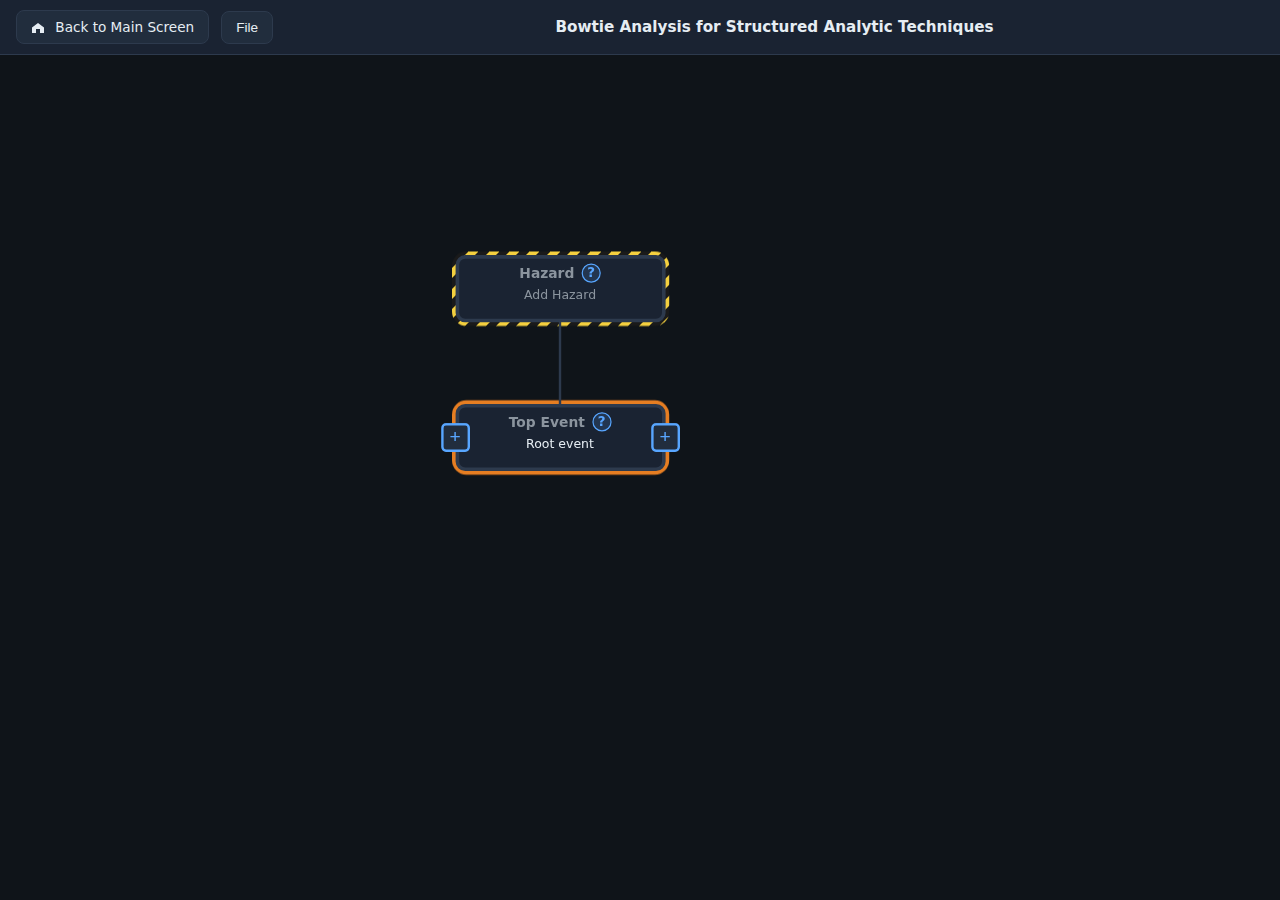
<file: 06-decision-support/structured-bowtie-analysis/index.html>
<!DOCTYPE html>
<html lang="en">
<head>
  <meta charset="UTF-8">
  <meta name="viewport" content="width=device-width, initial-scale=1.0">
  <title>Depth Event Map — Structured Analysis of Leaders</title>
  <style>
    :root {
      --bg: #0f1419;
      --surface: #1a2332;
      --surface2: #212d3d;
      --border: #2d3a4d;
      --text: #e6edf3;
      --text-muted: #8b949e;
      --accent: #58a6ff;
      --accent-dim: rgba(88, 166, 255, 0.15);
      --danger: #f85149;
      --radius: 8px;
      --outskirt: #252f3f;
      --lane-width: 260px;
      --node-min-h: 44px;
      --node-v-gap: 40px;
    }
    * { box-sizing: border-box; margin: 0; padding: 0; }
    body {
      font-family: "Segoe UI", system-ui, sans-serif;
      background: var(--bg);
      color: var(--text);
      min-height: 100vh;
      display: flex;
      flex-direction: column;
      overflow: hidden;
    }
    .toolbar {
      display: flex;
      align-items: center;
      gap: 12px;
      padding: 10px 16px;
      background: var(--surface);
      border-bottom: 1px solid var(--border);
      flex-shrink: 0;
    }
    .toolbar .toolbar-title {
      flex: 1;
      text-align: center;
      font-size: 0.95rem;
      font-weight: 600;
      color: var(--text);
    }
    .toolbar label { font-size: 0.85rem; color: var(--text-muted); }
    .toolbar input[type="file"] { display: none; }
    .btn {
      padding: 8px 14px;
      font-size: 0.85rem;
      border: 1px solid var(--border);
      background: var(--surface2);
      color: var(--text);
      border-radius: var(--radius);
      cursor: pointer;
    }
    .btn:hover { border-color: var(--accent); color: var(--accent); }
    .btn-primary { background: var(--accent-dim); border-color: var(--accent); color: var(--accent); }
    .btn-primary:hover { background: rgba(88, 166, 255, 0.25); }
    .toolbar a.btn { text-decoration: none; }
    .toolbar .icon-home {
      display: inline-flex;
      align-items: center;
      margin-right: 6px;
      vertical-align: middle;
    }
    .toolbar .icon-home svg { display: block; }

    .main {
      display: flex;
      flex: 1;
      min-height: 0;
    }
    .viewport {
      flex: 1;
      overflow: hidden;
      position: relative;
      background: var(--bg);
      cursor: grab;
    }
    .viewport.panning { cursor: grabbing; }
    .viewport .world {
      position: absolute;
      will-change: transform;
      transform-origin: 0 0;
    }
    .viewport svg.world {
      display: block;
      pointer-events: none;
    }
    .viewport .world .nodes-layer {
      position: absolute;
      left: 0;
      top: 0;
      pointer-events: none;
    }
    .viewport .world .nodes-layer > * {
      pointer-events: auto;
    }

    .node-box {
      position: absolute;
      min-width: 140px;
      min-height: var(--node-min-h);
      background: var(--surface);
      border: 3px solid var(--border);
      border-radius: var(--radius);
      display: flex;
      align-items: stretch;
      transition: border-color 0.15s, box-shadow 0.15s;
    }
    .node-box .node-outskirt {
      position: absolute;
      left: -6px;
      top: -6px;
      right: -6px;
      bottom: -6px;
      z-index: -1;
      background: var(--outskirt);
      border-radius: calc(var(--radius) + 4px);
      pointer-events: none;
    }
    .node-box.root .node-outskirt { background: #e67e22; }
    .node-box.above-root .node-outskirt {
      background: repeating-linear-gradient(
        -45deg,
        #f4d03f,
        #f4d03f 6px,
        #1a1a1a 6px,
        #1a1a1a 12px
      );
    }
    .node-box.depth-1[data-side="left"] .node-outskirt { background: #1e3a5f; }
    .node-box.depth-1[data-side="right"] .node-outskirt { background: #c0392b; }
    .node-box.depth-2 .node-outskirt { background: #4a5568; }
    .node-box.depth-3 .node-outskirt { background: #d4a017; }
    .node-box.depth-4 .node-outskirt { background: #4a5568; }
    .node-box .top-event-header {
      display: flex;
      align-items: center;
      justify-content: center;
      gap: 6px;
      padding: 4px 8px 0;
      font-size: 0.72rem;
      font-weight: 600;
      color: var(--text-muted);
      flex-shrink: 0;
    }
    .node-box .top-event-header .help-mark {
      display: inline-flex;
      align-items: center;
      justify-content: center;
      width: 16px;
      height: 16px;
      min-width: 16px;
      border-radius: 50%;
      border: 1px solid var(--accent);
      background: var(--accent-dim);
      color: var(--accent);
      font-size: 0.7rem;
      font-weight: 700;
      line-height: 1;
      cursor: pointer;
      user-select: none;
      vertical-align: middle;
      transition: background 0.15s, color 0.15s, border-color 0.15s;
    }
    .node-box .top-event-header .help-mark:hover {
      background: var(--accent);
      color: var(--bg);
      border-color: var(--accent);
    }
    .top-event-infobox {
      position: fixed;
      z-index: 1000;
      max-width: 280px;
      padding: 10px 12px;
      background: var(--surface2);
      border: 1px solid var(--border);
      border-radius: var(--radius);
      font-size: 0.8rem;
      color: var(--text);
      line-height: 1.4;
      box-shadow: 0 4px 12px rgba(0,0,0,0.3);
      display: none;
    }
    .top-event-infobox.visible { display: block; }
    .hazard-infobox { position: fixed; z-index: 1000; max-width: 280px; padding: 10px 12px; background: var(--surface2); border: 1px solid var(--border); border-radius: var(--radius); font-size: 0.8rem; color: var(--text); line-height: 1.4; box-shadow: 0 4px 12px rgba(0,0,0,0.3); display: none; }
    .hazard-infobox.visible { display: block; }
    .node-box.selected {
      border-color: var(--accent);
      box-shadow: 0 0 0 2px var(--accent-dim);
    }
    .node-box .node-inner {
      flex: 1;
      display: flex;
      flex-direction: column;
      min-width: 0;
    }
    .node-box .node-inner .textarea-wrap {
      flex: 1;
      display: flex;
      flex-direction: column;
      min-height: 0;
      min-width: 0;
    }
    .node-box textarea {
      flex: 1;
      width: 100%;
      min-height: 0;
      line-height: 1.3;
      padding: 4px 8px;
      background: transparent;
      border: none;
      color: var(--text);
      font: inherit;
      font-size: 0.65rem;
      resize: none;
      outline: none;
      overflow-y: auto;
      box-sizing: border-box;
      text-align: center;
    }
    .node-box textarea::placeholder { color: var(--text-muted); }
    .node-box .add-btn {
      position: absolute;
      width: 24px;
      height: 24px;
      border: 2px solid var(--accent);
      background: var(--surface2);
      color: var(--accent);
      border-radius: 4px;
      font-size: 16px;
      line-height: 1;
      cursor: pointer;
      display: flex;
      align-items: center;
      justify-content: center;
      top: 50%;
      transition: background 0.15s, color 0.15s;
    }
    .node-box .add-btn.left { left: -3px; transform: translate(-50%, -50%); }
    .node-box .add-btn.right { right: -3px; transform: translate(50%, -50%); }
    .node-box .add-btn:hover {
      background: var(--accent);
      color: var(--bg);
    }
    .node-box.root { min-height: 56px; }

    .node-box .remove-btn {
      position: absolute;
      width: 24px;
      height: 24px;
      border: 2px solid var(--danger);
      background: var(--surface2);
      color: var(--danger);
      border-radius: 4px;
      font-size: 16px;
      line-height: 1;
      cursor: pointer;
      display: flex;
      align-items: center;
      justify-content: center;
      top: 50%;
      transition: background 0.15s, color 0.15s;
    }
    .node-box .remove-btn.left { left: -3px; transform: translate(-50%, -50%); }
    .node-box .remove-btn.right { right: -3px; transform: translate(50%, -50%); }
    .node-box .remove-btn:hover {
      background: var(--danger);
      color: #fff;
    }

    .node-box.depth-1 {
      min-width: 100px;
      min-height: 52px;
    }
    .node-box.depth-1 textarea {
      font-size: 0.65rem;
      padding: 4px 8px;
    }
    .node-box.depth-1 .add-btn { width: 20px; height: 20px; font-size: 14px; }
    .node-box.depth-1 .remove-btn { width: 20px; height: 20px; font-size: 14px; }

    .node-box.depth-2 {
      min-width: 100px;
      min-height: 52px;
    }
    .node-box.depth-2 textarea {
      font-size: 0.65rem;
      padding: 4px 8px;
    }
    .node-box.depth-2 .add-btn { width: 20px; height: 20px; font-size: 14px; }
    .node-box.depth-2 .remove-btn { width: 20px; height: 20px; font-size: 14px; }

    .node-box.depth-3 {
      min-width: 96px;
      min-height: 52px;
    }
    .node-box.depth-3 textarea {
      font-size: 0.65rem;
      padding: 4px 8px;
    }
    .node-box.depth-3 .add-btn { width: 18px; height: 18px; font-size: 12px; }
    .node-box.depth-3 .remove-btn { width: 18px; height: 18px; font-size: 12px; }

    .file-dropdown {
      position: relative;
      display: inline-block;
    }
    .file-dropdown .file-menu {
      display: none;
      position: absolute;
      top: 100%;
      left: 0;
      margin-top: 4px;
      min-width: 140px;
      background: var(--surface2);
      border: 1px solid var(--border);
      border-radius: var(--radius);
      box-shadow: 0 4px 12px rgba(0,0,0,0.3);
      z-index: 100;
      padding: 4px 0;
    }
    .file-dropdown.open .file-menu { display: block; }
    .file-dropdown .file-menu button {
      display: block;
      width: 100%;
      padding: 8px 12px;
      border: none;
      background: none;
      color: var(--text);
      font: inherit;
      font-size: 0.9rem;
      text-align: left;
      cursor: pointer;
      white-space: nowrap;
    }
    .file-dropdown .file-menu button:hover {
      background: var(--accent-dim);
      color: var(--accent);
    }

    .lane-header {
      position: absolute;
      top: -28px;
      left: 50%;
      transform: translateX(-50%);
      font-size: 0.75rem;
      font-weight: 600;
      color: var(--text-muted);
      white-space: nowrap;
    }
    .lane-headers-layer {
      position: absolute;
      left: 0;
      top: 0;
      width: 100%;
      height: 100%;
      pointer-events: none;
    }
    .lane-headers-layer .lane-label {
      position: absolute;
      top: 24px;
      transform: translate(-50%, -50%);
      display: inline-flex;
      align-items: center;
      gap: 4px;
      font-size: 12px;
      font-weight: 600;
      color: var(--text-muted);
      pointer-events: auto;
    }
    .lane-headers-layer .lane-label .help-mark {
      display: inline-flex;
      align-items: center;
      justify-content: center;
      width: 16px;
      height: 16px;
      min-width: 16px;
      border-radius: 50%;
      border: 1px solid var(--accent);
      background: var(--accent-dim);
      color: var(--accent);
      font-size: 0.7rem;
      font-weight: 700;
      cursor: pointer;
      user-select: none;
      transition: background 0.15s, color 0.15s, border-color 0.15s;
    }
    .lane-headers-layer .lane-label .help-mark:hover {
      background: var(--accent);
      color: var(--bg);
      border-color: var(--accent);
    }
  </style>
</head>
<body>
  <div class="toolbar">
    <a href="../structured-cone-of-plausibilities/index.html" class="btn"><span class="icon-home" aria-hidden="true"><svg width="14" height="12" viewBox="0 0 14 12" fill="currentColor" aria-hidden="true"><path d="M7 1L1 5.5V11h4V7h4v4h4V5.5L7 1z"/></svg></span> Back to Main Screen</a>
    <div class="file-dropdown" id="fileDropdown">
      <button type="button" class="btn" id="fileBtn">File</button>
      <div class="file-menu" id="fileMenu">
        <button type="button" id="importBtn">Import JSON</button>
        <button type="button" id="downloadJsonBtn">Download JSON</button>
      </div>
    </div>
    <input type="file" id="importFile" accept=".json,application/json" style="display: none">
    <span class="toolbar-title">Bowtie Analysis for Structured Analytic Techniques</span>
  </div>
  <div class="main">
    <div class="viewport" id="viewport">
      <div class="world" id="world">
        <svg class="world" id="svgLayer"></svg>
        <div class="lane-headers-layer" id="laneHeadersLayer"></div>
        <div class="nodes-layer" id="nodesLayer"></div>
      </div>
    </div>
  </div>
  <div id="top-event-infobox" class="top-event-infobox" role="tooltip">
    The moment control over the hazard is first lost and the hazard's harmful potential is released. No damage must have happened yet (e.g., "loss of control over the car").
  </div>
  <div id="hazard-infobox" class="hazard-infobox" role="tooltip">
    The starting point of a Bowtie. An operation, activity, or condition with the potential to cause harm (e.g., "driving a car").
  </div>
  <div id="threat-infobox" class="hazard-infobox" role="tooltip">
    A cause or scenario that can trigger the Top Event. Threats sit on the left side (e.g., intoxicated driving, slippery road).
  </div>
  <div id="consequence-infobox" class="hazard-infobox" role="tooltip">
    An unwanted outcome that can occur after the Top Event and leads to harm or damage. Consequences sit on the right side (e.g., hitting a pedestrian, crashing into another vehicle).
  </div>
  <div id="preventive-barrier-infobox" class="hazard-infobox" role="tooltip">
    A control placed between a Threat and the Top Event that eliminates the threat or reduces the likelihood of the Top Event occurring (e.g., ignition interlock, lane-departure warning).
  </div>
  <div id="recovery-barrier-infobox" class="hazard-infobox" role="tooltip">
    A control placed between the Top Event and Consequences that helps regain control or reduce the severity of outcomes after the Top Event has occurred (e.g., seat belt, airbags).
  </div>
  <div id="escalation-factor-infobox" class="hazard-infobox" role="tooltip">
    A weakness, defect, condition, or failure that reduces a barrier's effectiveness or defeats it (e.g., refusing to wear a seat belt undermines the seat belt barrier).
  </div>
  <div id="escalation-factor-barrier-infobox" class="hazard-infobox" role="tooltip">
    A control that prevents an escalation factor from happening or reduces its impact, helping the main barrier remain effective (e.g., seat belt reminder alarms reduce "forgetting/refusing" to wear it).
  </div>

  <script>
(function () {
  'use strict';

  // --- Dev requirements (layout) ---
  // • Anchor: Root screen position is fixed; reflow around Root, never move Root for layout.
  // • Centroid: Depth-1 (and every level) column vertical center aligns with parent Y; siblings above and below.
  // • Insertion: New children can spawn above (top insertion: newest = id desc = first slot = above).
  // • Reflow: On add, siblings shift to stay centered on parent; Root stays fixed.
  // • Local centering: At every depth, a parent’s children are vertically centered on that parent’s Y.
  // • Visual check: 3 left + 2 right → Root’s horizontal line through middle of each Depth-1 stack; ≥1 node above Root per side with >1 node.

  const LANE_WIDTH = 260;
  const LANE_WIDTH_DEPTH3 = 170;
  const LANE_1TO2_BASE = 140;
  const LANE_1TO2_PER_NODE = 20;
  const NODE_MIN_HEIGHT = 44;
  const ROOT_MIN_HEIGHT = 56;
  const NODE_V_GAP = 40;
  const DEPTH1_V_GAP = 100; /* 25% more than 80 */
  const DEPTH2_V_GAP = 28; /* 15% more than 24 (24 * 1.15) */
  const DEPTH3_V_GAP = 12; /* 15% more than 10 (same % increase as depth 2) */
  const NODE_MIN_WIDTH = 140;
  const ROOT_BOX_WIDTH = Math.round(NODE_MIN_WIDTH * 1.25);
  const ROOT_ID = 'root';
  const ABOVE_ROOT_ID = 'above-root';
  const HAZARD_TO_TOP_EVENT_GAP = 28;
  const WORLD_PADDING = 80;
  const MAX_DEPTH = 4;
  // Depth 1 and 2: same size; Depth 3 and 4: slightly wider
  function nodeWidthForDepth(depth) {
    if (depth <= 0) return NODE_MIN_WIDTH;
    if (depth <= 2) return 112;
    return 102;
  }
  function nodeHeightForDepth(depth) {
    if (depth <= 0) return ROOT_MIN_HEIGHT;
    if (depth <= 2) return 52;
    return 52;
  }

  // --- State ---
  let nodes = []; // flat: { id, parentId, side, text }
  let layout = {}; // id -> { x, y, width, height, depth }
  let selectedId = null;
  let scale = 1, translateX = 0, translateY = 0;
  let worldWidth = 800, worldHeight = 600;
  let panStart = null;

  function ensureRoot() {
    if (!nodes.find(n => n.id === ROOT_ID)) {
      nodes = [{ id: ROOT_ID, parentId: null, side: 'root', text: 'Root event' }];
    }
  }

  function getChildren(id) {
    return nodes.filter(n => n.parentId === id);
  }

  function getDepth(id) {
    const n = nodes.find(x => x.id === id);
    if (!n || !n.parentId) return 0;
    return 1 + getDepth(n.parentId);
  }

  function getSide(id) {
    const n = nodes.find(x => x.id === id);
    return n ? n.side : 'root';
  }

  function laneWidth1To2(depth1Count) {
    return LANE_1TO2_BASE + depth1Count * LANE_1TO2_PER_NODE;
  }

  const ROOT_TO_DEPTH1_FACTOR = 1.25;
  const DEPTH_1_TO_2_FACTOR = 0.9;
  function offsetFromRoot(depth, side, leftDepth1Count, rightDepth1Count) {
    if (depth <= 0) return 0;
    const count = side === 'left' ? leftDepth1Count : rightDepth1Count;
    const w1to2 = laneWidth1To2(count);
    if (depth === 1) return ROOT_TO_DEPTH1_FACTOR * w1to2;
    const depth2Offset = ROOT_TO_DEPTH1_FACTOR * w1to2 + DEPTH_1_TO_2_FACTOR * w1to2;
    if (depth === 2) return depth2Offset;
    return depth2Offset + (depth - 2) * (DEPTH_1_TO_2_FACTOR * w1to2);
  }

  function generateId() {
    let i = 0;
    while (nodes.some(n => n.id === 'n' + i)) i++;
    return 'n' + i;
  }

  // --- Layout (requirements) ---
  // 1) Root anchor: Root screen position is fixed; layout reflows around it.
  // 2) Depth-1 centroid: Each side's Depth-1 column is vertically centered on Root's Y (nodes above and below Root).
  // 3) Insertion: New children can appear above existing (we use id-desc sort so newest = top slot).
  // 4) Reflow: Adding a child shifts siblings to keep group centered on parent; Root does not move.
  // 5) Local centering: Every parent's children are vertically centered around that parent's Y.
  function gapForDepth(depth) {
    if (depth <= 0) return nodeHeightForDepth(depth) + NODE_V_GAP;
    if (depth === 1) return nodeHeightForDepth(depth) + DEPTH1_V_GAP;
    if (depth === 2) return nodeHeightForDepth(depth) + DEPTH2_V_GAP;
    if (depth === 3) return nodeHeightForDepth(depth) + DEPTH3_V_GAP;
    return nodeHeightForDepth(depth) + 24;
  }
  const GAP = NODE_MIN_HEIGHT + NODE_V_GAP;

  function buildLayout() {
    layout = {};
    ensureRoot();
    const root = nodes.find(n => n.id === ROOT_ID);
    if (!root) return;

    const leftRoots = getChildren(ROOT_ID).filter(n => n.side === 'left');
    const rightRoots = getChildren(ROOT_ID).filter(n => n.side === 'right');
    const leftDepth1Count = leftRoots.length;
    const rightDepth1Count = rightRoots.length;
    const maxDepthLeft = leftRoots.length ? Math.max(...leftRoots.map(c => maxDepthUnder(c.id))) : 0;
    const maxDepthRight = rightRoots.length ? Math.max(...rightRoots.map(c => maxDepthUnder(c.id))) : 0;
    const totalLanesLeft = maxDepthLeft;
    const totalLanesRight = maxDepthRight;
    const w1to2Left = laneWidth1To2(leftDepth1Count);
    const rootX = WORLD_PADDING + offsetFromRoot(totalLanesLeft, 'left', leftDepth1Count, rightDepth1Count) + (ROOT_TO_DEPTH1_FACTOR * w1to2Left) / 2;

    function maxDepthUnder(id) {
      const children = getChildren(id);
      if (children.length === 0) return 1;
      return 1 + Math.max(...children.map(c => maxDepthUnder(c.id)));
    }

    // Local Y: root at 0; Depth-1 columns centered on 0 independently per side (so left and right mirror for same N).
    layout[ROOT_ID] = { x: rootX, y: 0, width: ROOT_BOX_WIDTH, height: ROOT_MIN_HEIGHT, depth: 0 };
    layout[ABOVE_ROOT_ID] = { x: rootX, y: -ROOT_MIN_HEIGHT - NODE_V_GAP - HAZARD_TO_TOP_EVENT_GAP, width: ROOT_BOX_WIDTH, height: ROOT_MIN_HEIGHT, depth: -1 };

    // Depth 1: place left and right separately, each centered on Root's Y (0), so same N => same spacing on both sides.
    const depth1Gap = gapForDepth(1);
    [leftRoots, rightRoots].forEach((sideChildren) => {
      const sorted = sideChildren.slice().sort((a, b) => {
        const na = /^n(\d+)$/.test(a.id) ? parseInt(a.id.slice(1), 10) : 0;
        const nb = /^n(\d+)$/.test(b.id) ? parseInt(b.id.slice(1), 10) : 0;
        return nb - na;
      });
      sorted.forEach((child, k) => {
        const n = sorted.length;
        const offset = k - (n - 1) / 2;
        const childY = 0 + offset * depth1Gap;
        const depth = 1;
        const side = child.side;
        const childX = side === 'left' ? rootX - offsetFromRoot(depth, side, leftDepth1Count, rightDepth1Count) : rootX + offsetFromRoot(depth, side, leftDepth1Count, rightDepth1Count);
        layout[child.id] = { x: childX, y: childY, width: nodeWidthForDepth(depth), height: nodeHeightForDepth(depth), depth };
      });
    });

    // BFS for depth 2+: assign Y centered on each parent's Y.
    const queue = [...leftRoots.map(c => c.id), ...rightRoots.map(c => c.id)];
    while (queue.length) {
      const parentId = queue.shift();
      const parent = layout[parentId];
      const children = getChildren(parentId).sort((a, b) => {
        const na = /^n(\d+)$/.test(a.id) ? parseInt(a.id.slice(1), 10) : 0;
        const nb = /^n(\d+)$/.test(b.id) ? parseInt(b.id.slice(1), 10) : 0;
        return nb - na;
      });
      const n = children.length;
      if (n === 0) continue;
      const parentY = parent.y;
      const depth = getDepth(children[0].id);
      const gap = gapForDepth(depth);
      for (let k = 0; k < n; k++) {
        const child = children[k];
        const side = child.side;
        const offset = k - (n - 1) / 2;
        const childY = parentY + offset * gap;
        const childX = side === 'left' ? rootX - offsetFromRoot(depth, side, leftDepth1Count, rightDepth1Count) : rootX + offsetFromRoot(depth, side, leftDepth1Count, rightDepth1Count);
        layout[child.id] = { x: childX, y: childY, width: nodeWidthForDepth(depth), height: nodeHeightForDepth(depth), depth };
        queue.push(child.id);
      }
    }

    // No overlap at later depths: per (side, depth) enforce minimum vertical gap by scaling spread
    const bySideDepth = {};
    Object.keys(layout).forEach(id => {
      if (id === ROOT_ID || id === ABOVE_ROOT_ID) return;
      const l = layout[id];
      const side = getSide(id);
      const key = side + '-' + l.depth;
      if (!bySideDepth[key]) bySideDepth[key] = [];
      bySideDepth[key].push({ id, y: l.y, ...l });
    });
    Object.keys(bySideDepth).forEach(key => {
      const list = bySideDepth[key].sort((a, b) => a.y - b.y);
      const n = list.length;
      if (n < 2) return;
      const depth = list[0].depth;
      const minNodeGap = gapForDepth(depth);
      const requiredSpan = (n - 1) * minNodeGap;
      const minY = list[0].y;
      const maxY = list[n - 1].y;
      const currentSpan = Math.max(maxY - minY, 1e-6);
      if (currentSpan >= requiredSpan) return;
      const centroid = (minY + maxY) / 2;
      const scale = requiredSpan / currentSpan;
      list.forEach((item, i) => {
        const newY = centroid + (item.y - centroid) * scale;
        layout[item.id].y = newY;
      });
    });

    // World size; root stays at vertical center (anchor)
    const minX = Math.min(...Object.values(layout).map(l => l.x - l.width / 2));
    const maxX = Math.max(...Object.values(layout).map(l => l.x + l.width / 2));
    const minY = Math.min(...Object.values(layout).map(l => l.y - l.height / 2));
    const maxY = Math.max(...Object.values(layout).map(l => l.y + l.height / 2));
    const contentW = maxX - minX + WORLD_PADDING * 2;
    const contentH = maxY - minY + WORLD_PADDING * 2;
    worldWidth = Math.max(800, contentW);
    worldHeight = Math.max(400, contentH);
    const rootCenterY = worldHeight / 2;
    const offsetY = rootCenterY - layout[ROOT_ID].y;
    Object.keys(layout).forEach(id => {
      layout[id].y += offsetY;
    });
    const centerX = (minX + maxX) / 2;
    const offsetX = worldWidth / 2 - centerX;
    Object.keys(layout).forEach(id => {
      layout[id].x += offsetX;
    });
  }

  // --- Nested export ---
  function toNested() {
    ensureRoot();
    function nodeToNested(id) {
      const n = nodes.find(x => x.id === id);
      if (!n) return null;
      const children = getChildren(id).map(c => nodeToNested(c.id)).filter(Boolean);
      const out = { id: n.id, text: n.text || '', children };
      if (n.side !== 'root') out.side = n.side;
      return out;
    }
    return { version: 1, hazard: { id: 'hazard', text: hazardText || '' }, root: nodeToNested(ROOT_ID), exportedAt: new Date().toISOString() };
  }

  function exportJsonString() {
    return JSON.stringify(toNested(), null, 2);
  }

  // --- Import validation ---
  function validateAndParse(data) {
    if (data == null || typeof data !== 'object') return { ok: false, error: 'Invalid JSON or structure.' };
    if (data.version !== 1) return { ok: false, error: 'Unsupported version. Only version 1 is supported.' };
    if (!data.root || typeof data.root !== 'object') return { ok: false, error: 'Missing or invalid root.' };
    if (data.root.id !== ROOT_ID && data.root.id !== 'topEvent') return { ok: false, error: 'Root must have id "root" or "topEvent".' };
    if (data.root.id === 'topEvent') data.root.id = ROOT_ID;
    const ids = new Set();
    function check(node, depth) {
      if (!node || typeof node !== 'object') return { ok: false, error: 'Invalid node.' };
      const id = node.id;
      if (typeof id !== 'string') return { ok: false, error: 'Node missing or invalid id.' };
      if (ids.has(id)) return { ok: false, error: 'Duplicate id: ' + id };
      ids.add(id);
      const children = node.children;
      if (children !== undefined && !Array.isArray(children)) return { ok: false, error: 'children must be an array.' };
      const side = node.side;
      if (depth >= 1) {
        if (side !== 'left' && side !== 'right') return { ok: false, error: 'Non-root node must have side "left" or "right".' };
      }
      const list = Array.isArray(children) ? children : [];
      for (let i = 0; i < list.length; i++) {
        const r = check(list[i], depth + 1);
        if (!r.ok) return r;
      }
      return { ok: true };
    }
    const r = check(data.root, 0);
    if (!r.ok) return r;
    return { ok: true, data };
  }

  function nestedToFlat(node, parentId, sideFromParent) {
    const rawId = node.id;
    const id = (parentId === null) ? ROOT_ID : (String(rawId) === 'topEvent' ? ROOT_ID : rawId);
    const side = node.side != null ? node.side : (parentId === null ? 'root' : sideFromParent);
    const text = typeof node.text === 'string' ? node.text : '';
    const flat = [{ id, parentId, side, text }];
    const children = Array.isArray(node.children) ? node.children : [];
    children.forEach(child => {
      flat.push(...nestedToFlat(child, id, child.side || side));
    });
    return flat;
  }

  let hazardText = '';

  function importFromParsed(data) {
    if (!data || !data.root) return;
    if (String(data.root.id) === 'topEvent') data.root.id = ROOT_ID;
    const flat = nestedToFlat(data.root, null, null);
    if (!flat.length || flat[0].id !== ROOT_ID) return;
    nodes = flat;
    hazardText = (data.hazard && typeof data.hazard.text === 'string') ? data.hazard.text : '';
    try {
      buildLayout();
      render();
      fitToView();
      applyTransform();
      requestAnimationFrame(function () {
        fitToView();
        applyTransform();
      });
    } catch (err) {
      console.error('Import render failed', err);
    }
  }

  // --- Add / Delete ---
  function addChild(parentId, side) {
    ensureRoot();
    const parent = nodes.find(n => n.id === parentId);
    if (!parent) return;
    const parentDepth = getDepth(parentId);
    if (parentDepth >= MAX_DEPTH) return;
    const childSide = parent.side === 'root' ? side : parent.side;
    const id = generateId();
    nodes.push({ id, parentId, side: childSide, text: '' });
    buildLayout();
    render();
    setTimeout(() => {
      const ta = document.querySelector(`[data-node-id="${id}"] textarea`);
      if (ta) { ta.focus(); ta.select(); }
    }, 50);
  }

  function deleteNode(id) {
    if (id === ROOT_ID) return;
    const toRemove = new Set();
    function collect(nid) {
      toRemove.add(nid);
      getChildren(nid).forEach(c => collect(c.id));
    }
    collect(id);
    nodes = nodes.filter(n => !toRemove.has(n.id));
    if (selectedId && toRemove.has(selectedId)) selectedId = null;
    buildLayout();
    render();
  }

  // --- Edge drawing (from 01-getting-organized/structured-analytic-causal-map): straight lines box-to-box ---
  const EDGE_PAD = 4;

  function clampToBox(px, py, cx, cy, halfW, halfH) {
    halfW = halfW ?? NODE_MIN_WIDTH / 2;
    halfH = halfH ?? NODE_MIN_HEIGHT / 2;
    const dx = cx - px;
    const dy = cy - py;
    if (Math.abs(dx) < 1e-6 && Math.abs(dy) < 1e-6) return { x: px + (dx >= 0 ? halfW : -halfW), y: py };
    const tx = Math.abs(dx) > 1e-6 ? halfW / Math.abs(dx) : 1;
    const ty = Math.abs(dy) > 1e-6 ? halfH / Math.abs(dy) : 1;
    const t = Math.min(tx, ty, 1);
    return { x: px + dx * t, y: py + dy * t };
  }

  function renderLink(parentPos, childPos, parentW, parentH, childW, childH, childSide) {
    const hwP = (parentW ?? NODE_MIN_WIDTH) / 2;
    const hwC = (childW ?? NODE_MIN_WIDTH) / 2;
    const hhP = (parentH ?? NODE_MIN_HEIGHT) / 2;
    const hhC = (childH ?? NODE_MIN_HEIGHT) / 2;
    let start, end;
    if (childSide === 'left' || childSide === 'right') {
      // Start at parent's + (edge center on child's side), end at child's − (edge facing parent). Clean + to −.
      if (childSide === 'left') {
        start = { x: parentPos.x - hwP, y: parentPos.y };
        end = { x: childPos.x + hwC, y: childPos.y };
      } else {
        start = { x: parentPos.x + hwP, y: parentPos.y };
        end = { x: childPos.x - hwC, y: childPos.y };
      }
    } else {
      // Fallback (e.g. Hazard→Root): box edge to box edge
      start = clampToBox(parentPos.x, parentPos.y, childPos.x, childPos.y, hwP, hhP);
      end = clampToBox(childPos.x, childPos.y, parentPos.x, parentPos.y, hwC, hhC);
    }
    const dx = end.x - start.x;
    const dy = end.y - start.y;
    const dist = Math.sqrt(dx * dx + dy * dy) || 0.1;
    const inset = Math.min(EDGE_PAD, dist / 2);
    const s = { x: start.x + (dx / dist) * inset, y: start.y + (dy / dist) * inset };
    const e = { x: end.x - (dx / dist) * inset, y: end.y - (dy / dist) * inset };
    return `M ${s.x} ${s.y} L ${e.x} ${e.y}`;
  }

  // --- Render ---
  function render() {
    ensureRoot();
    buildLayout();
    const world = document.getElementById('world');
    const svgLayer = document.getElementById('svgLayer');
    const nodesLayer = document.getElementById('nodesLayer');

    world.style.width = worldWidth + 'px';
    world.style.height = worldHeight + 'px';
    svgLayer.setAttribute('width', worldWidth);
    svgLayer.setAttribute('height', worldHeight);
    nodesLayer.style.width = worldWidth + 'px';
    nodesLayer.style.height = worldHeight + 'px';

    // Lane headers and edges
    let depthLanes = new Set();
    nodes.forEach(n => {
      if (n.id === ROOT_ID) return;
      const d = layout[n.id];
      if (d) depthLanes.add(JSON.stringify({ side: n.side, depth: d.depth }));
    });
    const rootX = layout[ROOT_ID] ? layout[ROOT_ID].x : worldWidth / 2;
    const leftDepth1Count = nodes.filter(n => n.parentId === ROOT_ID && n.side === 'left').length;
    const rightDepth1Count = nodes.filter(n => n.parentId === ROOT_ID && n.side === 'right').length;
    const lanes = [];
    depthLanes.forEach(s => {
      const { side, depth } = JSON.parse(s);
      const x = side === 'left' ? rootX - offsetFromRoot(depth, side, leftDepth1Count, rightDepth1Count) : rootX + offsetFromRoot(depth, side, leftDepth1Count, rightDepth1Count);
      lanes.push({ side, depth, x });
    });

    const laneHeadersLayer = document.getElementById('laneHeadersLayer');
    if (laneHeadersLayer) {
      laneHeadersLayer.style.width = worldWidth + 'px';
      laneHeadersLayer.style.height = worldHeight + 'px';
      laneHeadersLayer.innerHTML = '';
      const threatInfobox = document.getElementById('threat-infobox');
      const consequenceInfobox = document.getElementById('consequence-infobox');
      const preventiveBarrierInfobox = document.getElementById('preventive-barrier-infobox');
      const recoveryBarrierInfobox = document.getElementById('recovery-barrier-infobox');
      const escalationFactorInfobox = document.getElementById('escalation-factor-infobox');
      const escalationFactorBarrierInfobox = document.getElementById('escalation-factor-barrier-infobox');
      lanes.forEach(({ side, depth, x }) => {
        const div = document.createElement('div');
        div.className = 'lane-label';
        div.style.left = x + 'px';
        if (side === 'left' && depth === 1) {
          div.innerHTML = '<span>Threat</span><span class="help-mark" aria-label="Help" title="What is a Threat?">?</span>';
          const helpMark = div.querySelector('.help-mark');
          if (helpMark && threatInfobox) {
            helpMark.addEventListener('click', function (e) {
              e.stopPropagation();
              const on = threatInfobox.classList.toggle('visible');
              if (on) {
                requestAnimationFrame(function () {
                  const r = helpMark.getBoundingClientRect();
                  threatInfobox.style.left = (r.left + r.width / 2 - threatInfobox.offsetWidth / 2) + 'px';
                  threatInfobox.style.top = (r.top - threatInfobox.offsetHeight - 8) + 'px';
                });
                var closeOnOutside = function (e) {
                  if (!threatInfobox.contains(e.target) && !div.contains(e.target)) {
                    threatInfobox.classList.remove('visible');
                    document.removeEventListener('click', closeOnOutside);
                  }
                };
                setTimeout(function () { document.addEventListener('click', closeOnOutside); }, 0);
              }
            });
          }
        } else if (side === 'right' && depth === 1) {
          div.innerHTML = '<span>Consequence</span><span class="help-mark" aria-label="Help" title="What is a Consequence?">?</span>';
          const helpMark = div.querySelector('.help-mark');
          if (helpMark && consequenceInfobox) {
            helpMark.addEventListener('click', function (e) {
              e.stopPropagation();
              const on = consequenceInfobox.classList.toggle('visible');
              if (on) {
                requestAnimationFrame(function () {
                  const r = helpMark.getBoundingClientRect();
                  consequenceInfobox.style.left = (r.left + r.width / 2 - consequenceInfobox.offsetWidth / 2) + 'px';
                  consequenceInfobox.style.top = (r.top - consequenceInfobox.offsetHeight - 8) + 'px';
                });
                var closeOnOutside = function (e) {
                  if (!consequenceInfobox.contains(e.target) && !div.contains(e.target)) {
                    consequenceInfobox.classList.remove('visible');
                    document.removeEventListener('click', closeOnOutside);
                  }
                };
                setTimeout(function () { document.addEventListener('click', closeOnOutside); }, 0);
              }
            });
          }
        } else if (side === 'left' && depth === 2) {
          div.innerHTML = '<span>Preventive Barrier</span><span class="help-mark" aria-label="Help" title="What is a Preventive Barrier?">?</span>';
          const helpMark = div.querySelector('.help-mark');
          if (helpMark && preventiveBarrierInfobox) {
            helpMark.addEventListener('click', function (e) {
              e.stopPropagation();
              const on = preventiveBarrierInfobox.classList.toggle('visible');
              if (on) {
                requestAnimationFrame(function () {
                  const r = helpMark.getBoundingClientRect();
                  preventiveBarrierInfobox.style.left = (r.left + r.width / 2 - preventiveBarrierInfobox.offsetWidth / 2) + 'px';
                  preventiveBarrierInfobox.style.top = (r.top - preventiveBarrierInfobox.offsetHeight - 8) + 'px';
                });
                var closeOnOutside = function (e) {
                  if (!preventiveBarrierInfobox.contains(e.target) && !div.contains(e.target)) {
                    preventiveBarrierInfobox.classList.remove('visible');
                    document.removeEventListener('click', closeOnOutside);
                  }
                };
                setTimeout(function () { document.addEventListener('click', closeOnOutside); }, 0);
              }
            });
          }
        } else if (side === 'right' && depth === 2) {
          div.innerHTML = '<span>Recovery Barrier</span><span class="help-mark" aria-label="Help" title="What is a Recovery Barrier?">?</span>';
          const helpMark = div.querySelector('.help-mark');
          if (helpMark && recoveryBarrierInfobox) {
            helpMark.addEventListener('click', function (e) {
              e.stopPropagation();
              const on = recoveryBarrierInfobox.classList.toggle('visible');
              if (on) {
                requestAnimationFrame(function () {
                  const r = helpMark.getBoundingClientRect();
                  recoveryBarrierInfobox.style.left = (r.left + r.width / 2 - recoveryBarrierInfobox.offsetWidth / 2) + 'px';
                  recoveryBarrierInfobox.style.top = (r.top - recoveryBarrierInfobox.offsetHeight - 8) + 'px';
                });
                var closeOnOutside = function (e) {
                  if (!recoveryBarrierInfobox.contains(e.target) && !div.contains(e.target)) {
                    recoveryBarrierInfobox.classList.remove('visible');
                    document.removeEventListener('click', closeOnOutside);
                  }
                };
                setTimeout(function () { document.addEventListener('click', closeOnOutside); }, 0);
              }
            });
          }
        } else if (depth === 3) {
          div.innerHTML = '<span>Escalation Factor</span><span class="help-mark" aria-label="Help" title="What is an Escalation Factor?">?</span>';
          const helpMark = div.querySelector('.help-mark');
          if (helpMark && escalationFactorInfobox) {
            helpMark.addEventListener('click', function (e) {
              e.stopPropagation();
              const on = escalationFactorInfobox.classList.toggle('visible');
              if (on) {
                requestAnimationFrame(function () {
                  const r = helpMark.getBoundingClientRect();
                  escalationFactorInfobox.style.left = (r.left + r.width / 2 - escalationFactorInfobox.offsetWidth / 2) + 'px';
                  escalationFactorInfobox.style.top = (r.top - escalationFactorInfobox.offsetHeight - 8) + 'px';
                });
                var closeOnOutside = function (e) {
                  if (!escalationFactorInfobox.contains(e.target) && !div.contains(e.target)) {
                    escalationFactorInfobox.classList.remove('visible');
                    document.removeEventListener('click', closeOnOutside);
                  }
                };
                setTimeout(function () { document.addEventListener('click', closeOnOutside); }, 0);
              }
            });
          }
        } else if (depth === 4) {
          div.innerHTML = '<span>Escalation Factor Barrier</span><span class="help-mark" aria-label="Help" title="What is an Escalation Factor Barrier?">?</span>';
          const helpMark = div.querySelector('.help-mark');
          if (helpMark && escalationFactorBarrierInfobox) {
            helpMark.addEventListener('click', function (e) {
              e.stopPropagation();
              const on = escalationFactorBarrierInfobox.classList.toggle('visible');
              if (on) {
                requestAnimationFrame(function () {
                  const r = helpMark.getBoundingClientRect();
                  escalationFactorBarrierInfobox.style.left = (r.left + r.width / 2 - escalationFactorBarrierInfobox.offsetWidth / 2) + 'px';
                  escalationFactorBarrierInfobox.style.top = (r.top - escalationFactorBarrierInfobox.offsetHeight - 8) + 'px';
                });
                var closeOnOutside = function (e) {
                  if (!escalationFactorBarrierInfobox.contains(e.target) && !div.contains(e.target)) {
                    escalationFactorBarrierInfobox.classList.remove('visible');
                    document.removeEventListener('click', closeOnOutside);
                  }
                };
                setTimeout(function () { document.addEventListener('click', closeOnOutside); }, 0);
              }
            });
          }
        } else {
          div.textContent = 'Depth ' + depth;
        }
        laneHeadersLayer.appendChild(div);
      });
    }

    let svg = '';
    // All edges: straight line from parent box edge to child box edge (same as causal map)
    nodes.forEach(n => {
      if (!n.parentId) return;
      const p = layout[n.parentId];
      const c = layout[n.id];
      if (!p || !c) return;
      const parentPos = { x: p.x, y: p.y };
      const childPos = { x: c.x, y: c.y };
      const d = renderLink(parentPos, childPos, p.width, p.height, c.width, c.height, n.side);
      svg += `<path d="${d}" fill="none" stroke="#2d3a4d" stroke-width="2"/>`;
    });
    const aboveLayout = layout[ABOVE_ROOT_ID];
    if (aboveLayout && layout[ROOT_ID]) {
      const rootLayout = layout[ROOT_ID];
      const d = `M ${aboveLayout.x} ${aboveLayout.y} L ${rootLayout.x} ${rootLayout.y}`;
      svg += `<path d="${d}" fill="none" stroke="#2d3a4d" stroke-width="2"/>`;
    }
    svgLayer.innerHTML = svg;

    nodesLayer.innerHTML = '';
    if (aboveLayout) {
      const ad = document.createElement('div');
      ad.className = 'node-box root above-root';
      ad.setAttribute('data-node-id', ABOVE_ROOT_ID);
      ad.style.left = (aboveLayout.x - aboveLayout.width / 2) + 'px';
      ad.style.top = (aboveLayout.y - aboveLayout.height / 2) + 'px';
      ad.style.width = aboveLayout.width + 'px';
      ad.style.height = aboveLayout.height + 'px';
      ad.style.minHeight = aboveLayout.height + 'px';
      ad.innerHTML = `
        <div class="node-outskirt"></div>
        <div class="node-inner">
          <div class="top-event-header">
            <span>Hazard</span>
            <span class="help-mark" aria-label="Help" title="What is Hazard?">?</span>
          </div>
          <div class="textarea-wrap">
            <textarea placeholder="Add Hazard" rows="1">${escapeHtml(hazardText)}</textarea>
          </div>
        </div>
      `;
      const hazardHelpMark = ad.querySelector('.help-mark');
      const hazardInfobox = document.getElementById('hazard-infobox');
      if (hazardHelpMark && hazardInfobox) {
        hazardHelpMark.addEventListener('click', function (e) {
          e.stopPropagation();
          const on = hazardInfobox.classList.toggle('visible');
          if (on) {
            requestAnimationFrame(function () {
              const r = hazardHelpMark.getBoundingClientRect();
              hazardInfobox.style.left = (r.left + r.width / 2 - hazardInfobox.offsetWidth / 2) + 'px';
              hazardInfobox.style.top = (r.top - hazardInfobox.offsetHeight - 8) + 'px';
            });
            var closeOnOutside = function (e) {
              if (!hazardInfobox.contains(e.target) && !ad.contains(e.target)) {
                hazardInfobox.classList.remove('visible');
                document.removeEventListener('click', closeOnOutside);
              }
            };
            setTimeout(function () { document.addEventListener('click', closeOnOutside); }, 0);
          }
        });
      }
      const aboveTa = ad.querySelector('textarea');
      aboveTa.addEventListener('blur', function () {
        hazardText = this.value;
        buildLayout();
        render();
      });
      nodesLayer.appendChild(ad);
    }
    nodes.forEach(n => {
      const l = layout[n.id];
      if (!l) return;
      const side = n.side;
      const isRoot = n.id === ROOT_ID;
      const div = document.createElement('div');
      let depthClass = '';
      if (l.depth === 1) depthClass = ' depth-1';
      else if (l.depth === 2) depthClass = ' depth-2';
      else if (l.depth === 3) depthClass = ' depth-3';
      else if (l.depth >= 4) depthClass = ' depth-3 depth-4';
      div.className = 'node-box' + (isRoot ? ' root' : '') + depthClass + (selectedId === n.id ? ' selected' : '');
      div.setAttribute('data-side', side);
      div.setAttribute('data-node-id', n.id);
      div.style.left = (l.x - l.width / 2) + 'px';
      div.style.top = (l.y - l.height / 2) + 'px';
      div.style.width = l.width + 'px';
      div.style.minHeight = l.height + 'px';

      let addBtnLeft = '';
      let addBtnRight = '';
      let removeBtnLeft = '';
      let removeBtnRight = '';
      const canAddChild = l.depth < MAX_DEPTH;
      if (canAddChild) {
        if (isRoot) {
          addBtnLeft = '<button type="button" class="add-btn left" aria-label="Add left">+</button>';
          addBtnRight = '<button type="button" class="add-btn right" aria-label="Add right">+</button>';
        } else if (side === 'left') {
          addBtnLeft = '<button type="button" class="add-btn left" aria-label="Add child">+</button>';
        } else {
          addBtnRight = '<button type="button" class="add-btn right" aria-label="Add child">+</button>';
        }
      }
      if (!isRoot && l.depth >= 1 && l.depth <= MAX_DEPTH) {
        if (side === 'left') removeBtnRight = '<button type="button" class="remove-btn right" aria-label="Remove">−</button>';
        else removeBtnLeft = '<button type="button" class="remove-btn left" aria-label="Remove">−</button>';
      }

      const rootHeader = isRoot ? `
        <div class="top-event-header">
          <span>Top Event</span>
          <span class="help-mark" aria-label="Help" title="What is Top Event?">?</span>
        </div>
      ` : '';
      let placeholder = 'Event...';
      if (isRoot) placeholder = 'Add Top Event';
      else if (l.depth === 1) placeholder = side === 'left' ? 'Add Threats' : 'Add Consequences';
      else if (l.depth === 2) placeholder = 'Add Barriers';
      else if (l.depth === 3) placeholder = 'Add Escalation Factor';
      else if (l.depth >= 4) placeholder = 'Add Escalation Factor Barrier';
      div.innerHTML = `
        <div class="node-outskirt"></div>
        ${removeBtnLeft}
        ${addBtnLeft}
        <div class="node-inner">
          ${rootHeader}
          <div class="textarea-wrap">
            <textarea placeholder="${placeholder}" rows="1">${escapeHtml(n.text)}</textarea>
          </div>
        </div>
        ${addBtnRight}
        ${removeBtnRight}
      `;

      if (isRoot) {
        const helpMark = div.querySelector('.help-mark');
        const infobox = document.getElementById('top-event-infobox');
        if (helpMark && infobox) {
          helpMark.addEventListener('click', function (e) {
            e.stopPropagation();
            const on = infobox.classList.toggle('visible');
            if (on) {
              requestAnimationFrame(function () {
                const r = helpMark.getBoundingClientRect();
                infobox.style.left = (r.left + r.width / 2 - infobox.offsetWidth / 2) + 'px';
                infobox.style.top = (r.top - infobox.offsetHeight - 8) + 'px';
              });
              var closeOnOutside = function (e) {
                if (!infobox.contains(e.target) && !div.contains(e.target)) {
                  infobox.classList.remove('visible');
                  document.removeEventListener('click', closeOnOutside);
                }
              };
              setTimeout(function () { document.addEventListener('click', closeOnOutside); }, 0);
            }
          });
        }
      }

      const ta = div.querySelector('textarea');
      ta.addEventListener('input', () => {
        n.text = ta.value;
      });
      ta.addEventListener('blur', () => {
        n.text = ta.value;
        buildLayout();
        render();
      });
      ta.addEventListener('click', e => e.stopPropagation());
      ta.addEventListener('keydown', e => {
        e.stopPropagation();
        if (e.key === 'Delete' || e.key === 'Backspace') {
          if (n.id !== ROOT_ID && !ta.selectionStart && ta.selectionEnd === 0) {
            e.preventDefault();
            tryDelete(n.id);
          }
        }
      });

      div.addEventListener('click', e => {
        if (e.target.classList.contains('add-btn') || e.target.classList.contains('remove-btn')) return;
        if (e.target.tagName === 'TEXTAREA') return;
        selectNode(n.id);
      });

      div.querySelectorAll('.add-btn').forEach(btn => {
        btn.addEventListener('click', e => {
          e.stopPropagation();
          if (isRoot) addChild(ROOT_ID, btn.classList.contains('left') ? 'left' : 'right');
          else addChild(n.id, side);
        });
      });
      div.querySelectorAll('.remove-btn').forEach(btn => {
        btn.addEventListener('click', e => {
          e.stopPropagation();
          tryDelete(n.id);
        });
      });

      nodesLayer.appendChild(div);
    });
  }

  function escapeHtml(s) {
    const div = document.createElement('div');
    div.textContent = s;
    return div.innerHTML;
  }

  function selectNode(id) {
    selectedId = id;
    render();
  }

  function tryDelete(id) {
    if (id === ROOT_ID) return;
    const children = getChildren(id);
    const msg = children.length > 0
      ? `Delete this event and ${children.length} descendant(s)?`
      : 'Delete this event?';
    if (confirm(msg)) deleteNode(id);
  }

  // --- Pan / Zoom (scale around root so root stays in place) ---
  function applyTransform() {
    const world = document.getElementById('world');
    const rootX = layout[ROOT_ID] ? layout[ROOT_ID].x : worldWidth / 2;
    const rootY = layout[ROOT_ID] ? layout[ROOT_ID].y : worldHeight / 2;
    world.style.transformOrigin = `${rootX}px ${rootY}px`;
    world.style.transform = `translate(${translateX}px, ${translateY}px) scale(${scale})`;
  }

  function centerOnRoot() {
    const vp = document.getElementById('viewport');
    const rootX = layout[ROOT_ID] ? layout[ROOT_ID].x : worldWidth / 2;
    const rootY = layout[ROOT_ID] ? layout[ROOT_ID].y : worldHeight / 2;
    translateX = vp.clientWidth / 2 - rootX * scale;
    translateY = vp.clientHeight / 2 - rootY * scale;
    applyTransform();
  }

  function fitToView() {
    const vp = document.getElementById('viewport');
    const padding = 40;
    const sx = (vp.clientWidth - padding) / worldWidth;
    const sy = (vp.clientHeight - padding) / worldHeight;
    scale = Math.min(sx, sy, 1.2);
    translateX = (vp.clientWidth - worldWidth * scale) / 2;
    translateY = (vp.clientHeight - worldHeight * scale) / 2;
    applyTransform();
  }

  const viewport = document.getElementById('viewport');
  viewport.addEventListener('wheel', e => {
    e.preventDefault();
    const factor = e.deltaY > 0 ? 0.9 : 1.1;
    scale = Math.min(Math.max(scale * factor, 0.2), 4);
    // transform-origin is set to root in applyTransform, so root stays fixed and depth boxes scale around it
    applyTransform();
  }, { passive: false });

  viewport.addEventListener('mousedown', e => {
    if (e.target.closest('.node-box') || e.target.closest('.add-btn')) return;
    panStart = { x: e.clientX - translateX, y: e.clientY - translateY };
    viewport.classList.add('panning');
  });
  viewport.addEventListener('mousemove', e => {
    if (panStart) {
      translateX = e.clientX - panStart.x;
      translateY = e.clientY - panStart.y;
      applyTransform();
    }
  });
  viewport.addEventListener('mouseup', () => {
    panStart = null;
    viewport.classList.remove('panning');
  });
  viewport.addEventListener('mouseleave', () => {
    panStart = null;
    viewport.classList.remove('panning');
  });

  document.addEventListener('keydown', e => {
    if (e.key === 'Delete' || e.key === 'Backspace') {
      if (selectedId && selectedId !== ROOT_ID && !e.target.matches('textarea, input')) {
        e.preventDefault();
        tryDelete(selectedId);
      }
    }
  });

  document.getElementById('fileBtn').addEventListener('click', () => {
    document.getElementById('fileDropdown').classList.toggle('open');
  });
  document.body.addEventListener('click', (e) => {
    if (!document.getElementById('fileDropdown').contains(e.target)) {
      document.getElementById('fileDropdown').classList.remove('open');
    }
  });
  document.getElementById('downloadJsonBtn').addEventListener('click', () => {
    document.getElementById('fileDropdown').classList.remove('open');
    const a = document.createElement('a');
    a.href = 'data:application/json;charset=utf-8,' + encodeURIComponent(exportJsonString());
    a.download = 'depth-event-map.json';
    a.click();
  });
  document.getElementById('importBtn').addEventListener('click', () => {
    document.getElementById('fileDropdown').classList.remove('open');
    document.getElementById('importFile').click();
  });
  document.getElementById('importFile').addEventListener('change', e => {
    const file = e.target.files[0];
    if (!file) return;
    const reader = new FileReader();
    reader.onload = () => {
      let data;
      try { data = JSON.parse(reader.result); } catch (err) {
        alert('Invalid JSON: ' + err.message);
        return;
      }
      const result = validateAndParse(data);
      if (!result.ok) {
        alert('Import failed: ' + result.error);
        return;
      }
      importFromParsed(result.data);
    };
    reader.readAsText(file);
    e.target.value = '';
  });

  // --- Init ---
  ensureRoot();
  buildLayout();
  render();
  fitToView();
  applyTransform();
})();
  </script>
</body>
</html>
</file>
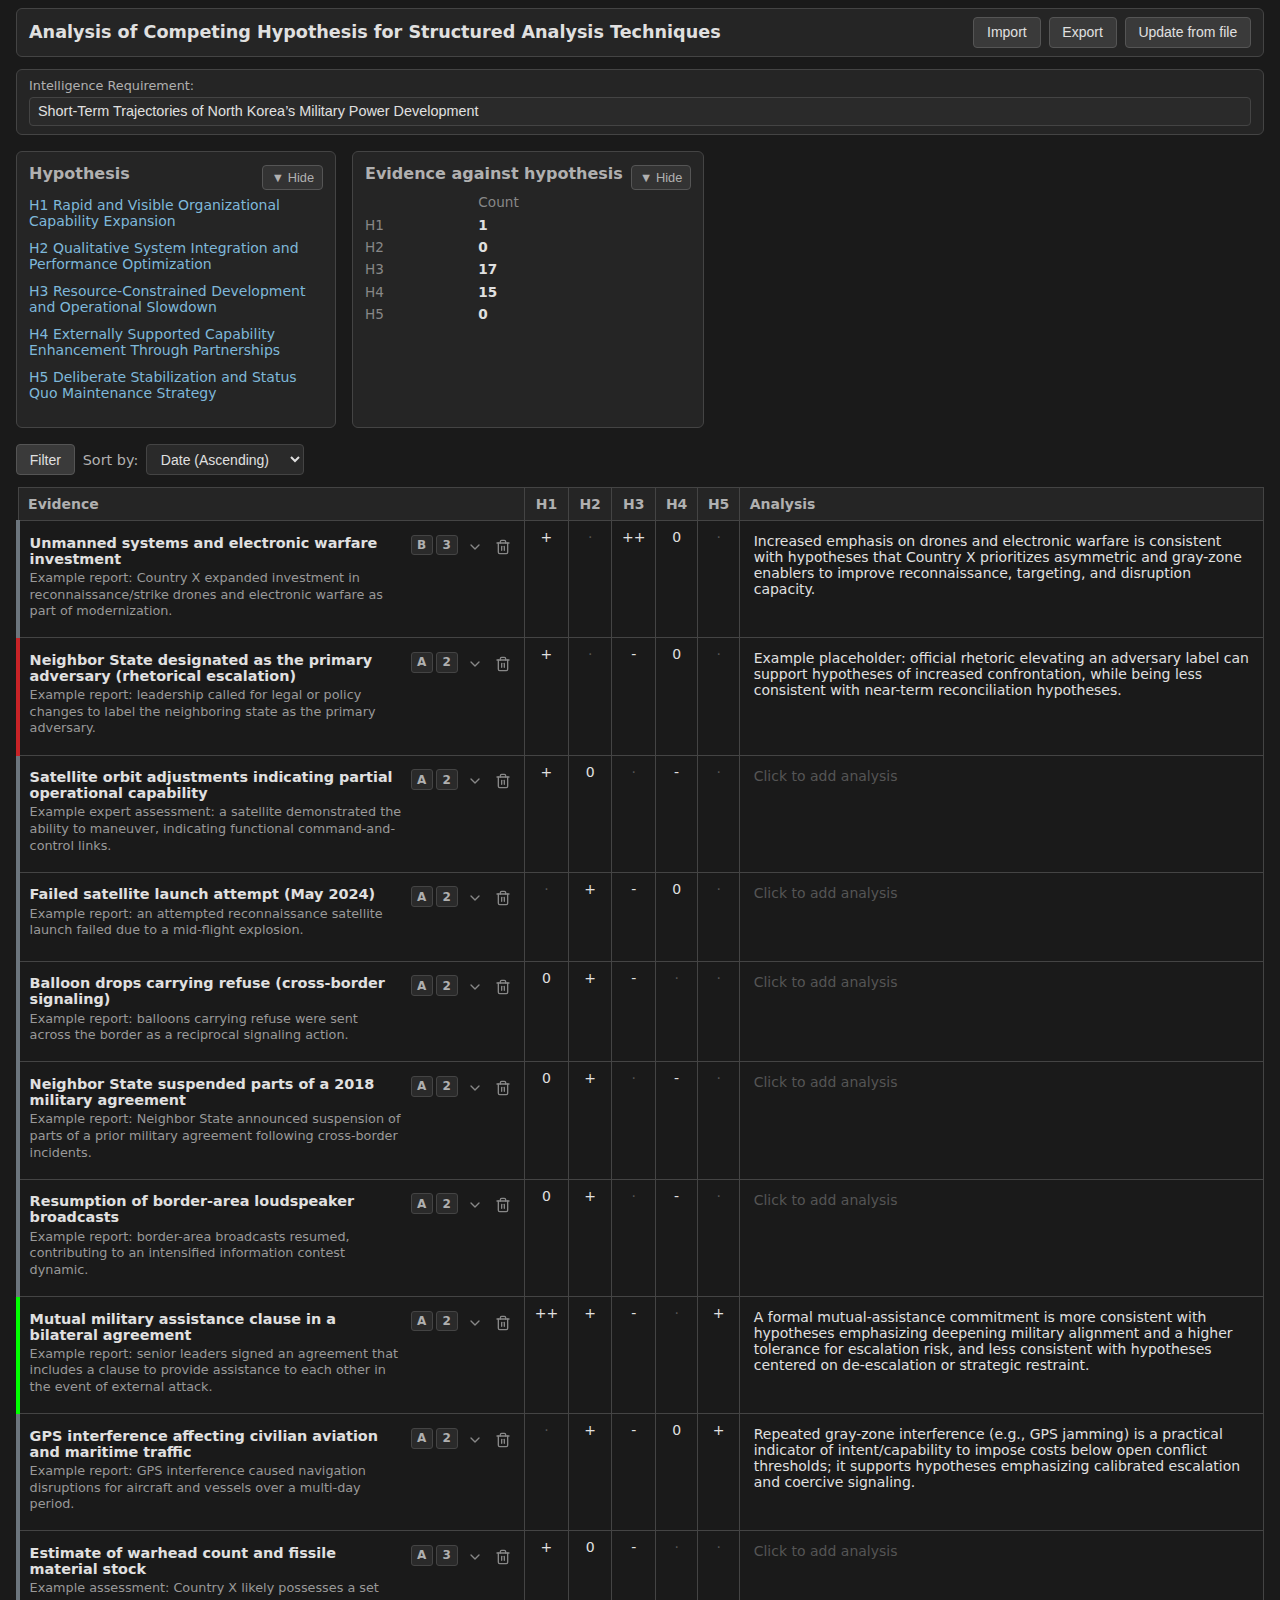
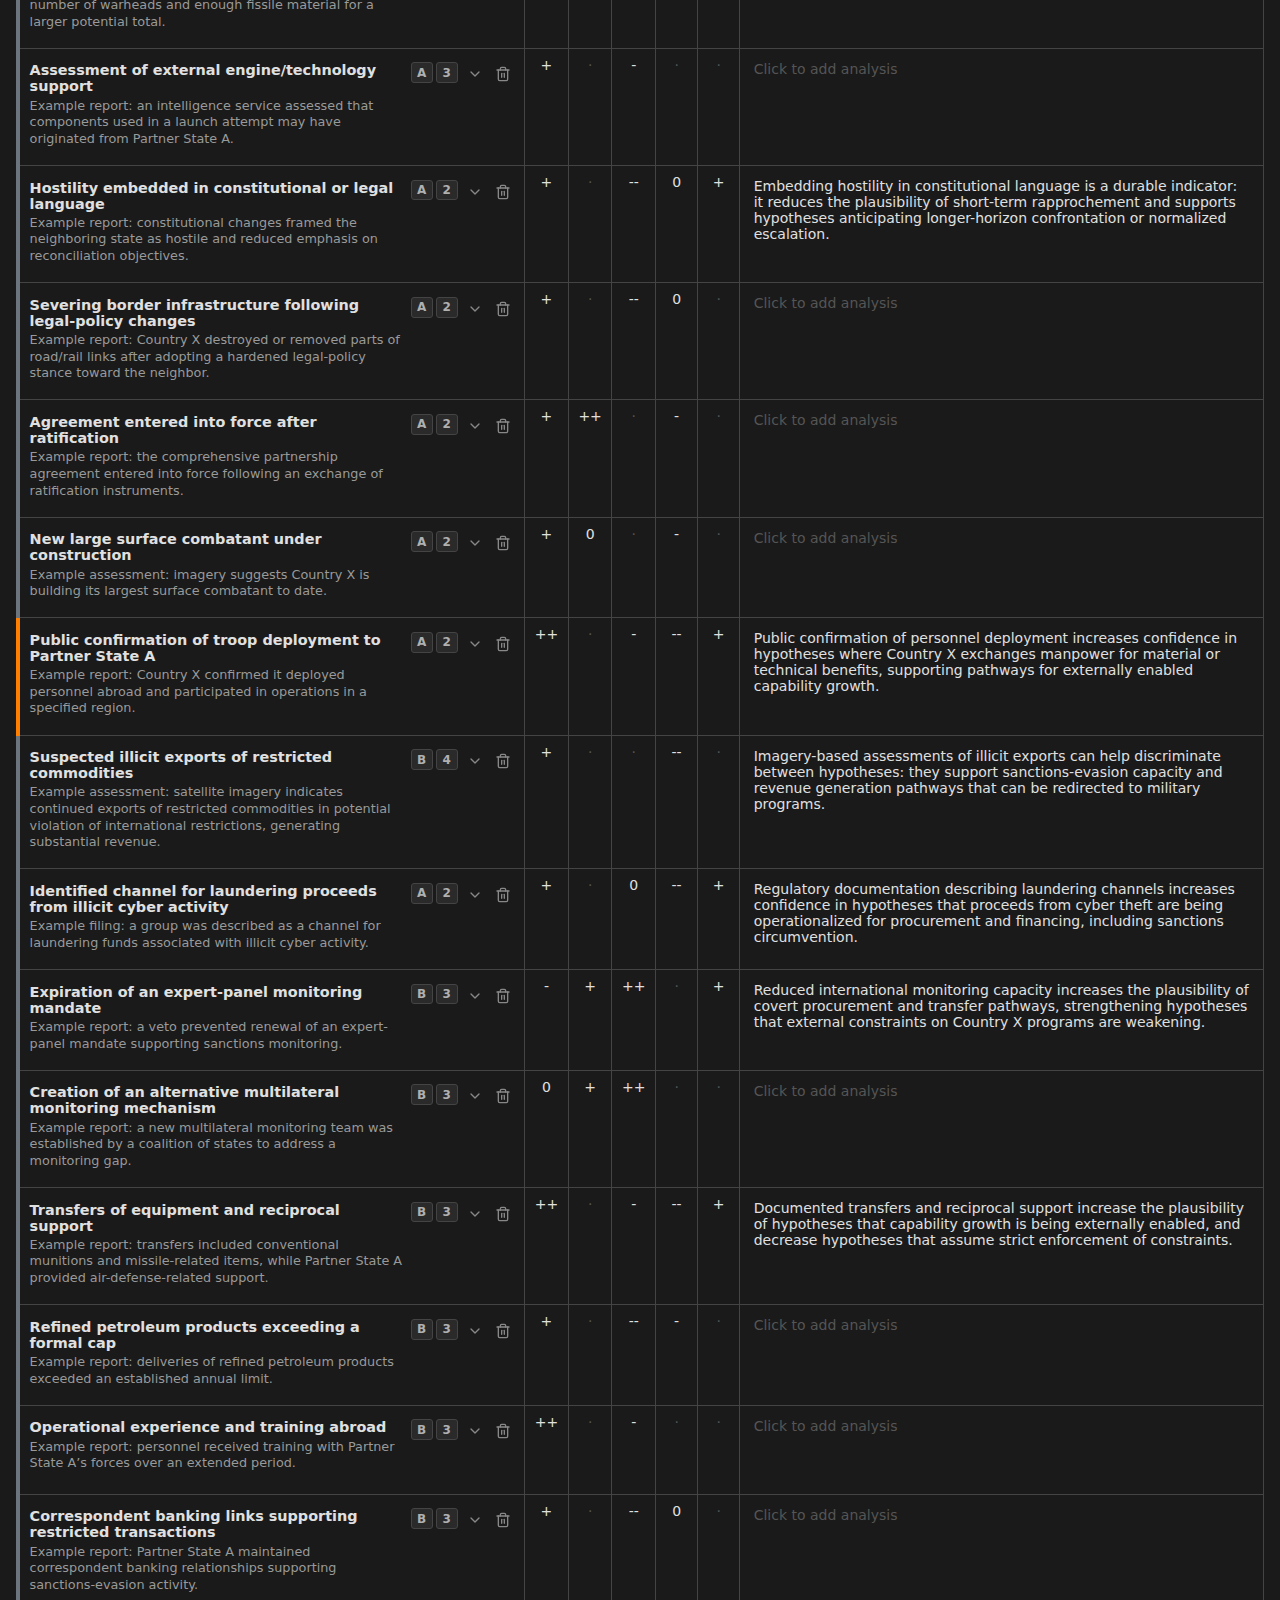
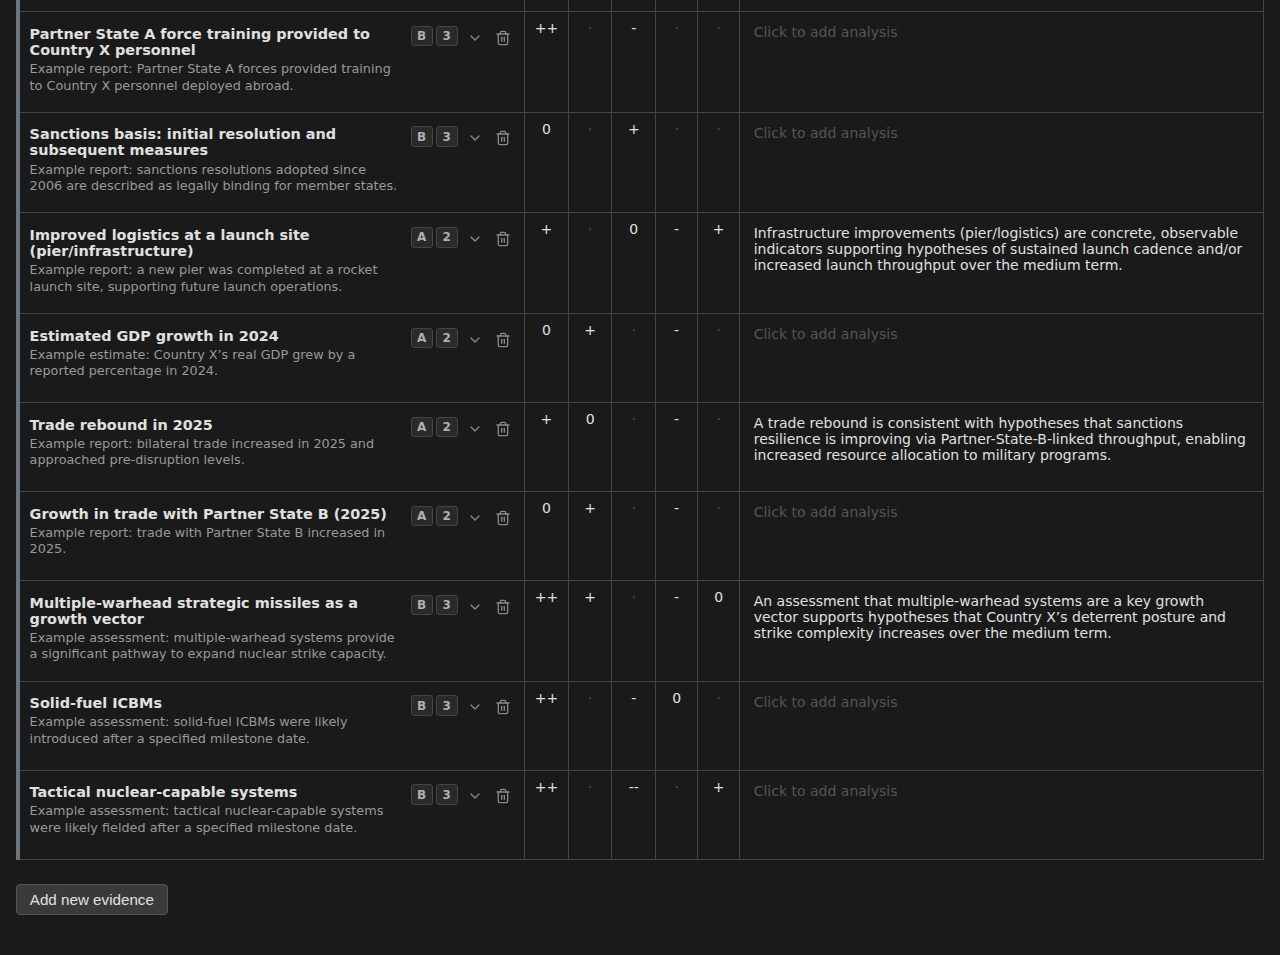
<file: structured-analysis-of-competing-hypothesis/evidence-list.html>
<!DOCTYPE html>
<html lang="en">
<head>
  <meta charset="UTF-8">
  <meta name="viewport" content="width=device-width, initial-scale=1.0">
  <title>Evidence events – by date and time</title>
  <style>
    * { box-sizing: border-box; }
    body {
      font-family: system-ui, -apple-system, sans-serif;
      margin: 0;
      padding: 0;
      background: #1a1a1a;
      color: #e0e0e0;
      min-height: 100vh;
    }
    .layout {
      max-width: none;
      margin: 0;
      padding: 0.5rem 1rem 1rem 1rem;
      width: 100%;
    }
    .events-header {
      display: flex;
      align-items: center;
      justify-content: space-between;
      gap: 1rem;
      flex-wrap: wrap;
      margin-bottom: 0.75rem;
      padding: 0.5rem 0.75rem;
      background: #252525;
      border: 1px solid #444;
      border-radius: 6px;
    }
    .events-header .events-title {
      margin: 0;
      font-size: 1.1rem;
      font-weight: 600;
      color: #e0e0e0;
    }
    .events-header .panel-actions { display: flex; gap: 0.5rem; flex-wrap: wrap; }
    .update-file-hint {
      margin: 0.25rem 0 0.75rem 0;
      font-size: 0.8rem;
      color: #888;
    }
    .update-file-hint strong { color: #999; }
    .update-file-hint.hidden { display: none; }
    .update-file-wrap { display: flex; flex-direction: column; align-items: flex-start; }
    .link-btn {
      background: none;
      border: none;
      padding: 0;
      font-size: inherit;
      color: #7eb8da;
      cursor: pointer;
      text-decoration: underline;
    }
    .link-btn:hover { color: #9ed4f0; }
    .dropdown-wrap { position: relative; display: inline-block; }
    .dropdown-menu {
      display: none;
      position: absolute;
      top: 100%;
      left: 0;
      margin-top: 0.25rem;
      min-width: 160px;
      background: #252525;
      border: 1px solid #444;
      border-radius: 4px;
      box-shadow: 0 4px 12px rgba(0,0,0,0.3);
      z-index: 100;
      padding: 0.25rem 0;
    }
    .dropdown-menu.open { display: block; }
    .dropdown-menu button {
      display: block;
      width: 100%;
      padding: 0.4rem 0.75rem;
      text-align: left;
      border: none;
      background: none;
      color: #e0e0e0;
      font-size: 0.875rem;
      cursor: pointer;
    }
    .dropdown-menu button:hover { background: #333; color: #7eb8da; }
    .ach-matrix-wrap {
      overflow: auto;
      width: 100%;
    }
    .ach-matrix {
      width: 100%;
      border-collapse: collapse;
      font-size: 0.875rem;
    }
    .ach-matrix th,
    .ach-matrix td {
      border: 1px solid #444;
      padding: 0.5rem 0.6rem;
      vertical-align: top;
      background: #1a1a1a;
    }
    .ach-matrix th {
      background: #252525;
      color: #b0b0b0;
      font-weight: 600;
      text-align: center;
      white-space: nowrap;
    }
    .ach-matrix .ach-th.ach-analysis { text-align: left; min-width: 180px; }
    .ach-matrix .ach-th.ach-event { text-align: left; min-width: 280px; }
    .ach-matrix td.ach-cell-event { vertical-align: top; min-width: 280px; padding: 0.5rem 0.6rem; }
    .ach-matrix td.ach-cell-event:has(.evidence-item.collapsed) { padding-top: 0.25rem; padding-bottom: 0.25rem; }
    .ach-matrix td.ach-cell-event .evidence-item { margin: 0; border: none; padding: 0.35rem 0; }
    .ach-matrix td.ach-cell-event .evidence-item-header { gap: 0.5rem; }
    .ach-matrix td.ach-cell-h {
      text-align: center;
      min-width: 3em;
      white-space: nowrap;
      color: #e0e0e0;
      vertical-align: top;
    }
    .ach-matrix td.ach-cell-analysis {
      text-align: left;
      min-width: 180px;
      white-space: normal;
      word-wrap: break-word;
      vertical-align: top;
    }
    .ach-matrix td .ach-empty { color: #555; }
    .ach-analysis-view {
      min-height: 2em;
      cursor: text;
      padding: 0.25rem;
      border-radius: 3px;
    }
    .ach-analysis-view:hover { background: #2a2a2a; }
    .ach-analysis-wrap { position: relative; }
    .ach-analysis-edit-wrap { display: flex; flex-direction: column; gap: 0.35rem; }
    .ach-analysis-edit-wrap textarea {
      width: 100%;
      min-height: 60px;
      padding: 0.35rem;
      font-size: inherit;
      font-family: inherit;
      background: #2a2a2a;
      border: 1px solid #444;
      color: #e0e0e0;
      border-radius: 3px;
      resize: vertical;
      box-sizing: border-box;
    }
    .ach-analysis-save-btn {
      align-self: flex-start;
      padding: 0.3rem 0.6rem;
      font-size: 0.8rem;
      background: #40916c;
      color: #e0e0e0;
      border: 1px solid #555;
      border-radius: 4px;
      cursor: pointer;
    }
    .ach-analysis-save-btn:hover { background: #5cb87a; }
    .evidence-list {
      list-style: none;
      padding: 0;
      margin: 0;
    }
    .evidence-item {
      padding: 0.5rem 0;
      border-bottom: 1px solid #333;
      font-size: 0.9rem;
      min-height: 72px;
    }
    .evidence-item:last-child { border-bottom: none; }
    .evidence-card-title { font-weight: 600; color: #e0e0e0; margin-bottom: 0.2rem; }
    .evidence-card-title .evidence-edit-input { width: 100%; box-sizing: border-box; }
    .evidence-card-desc { font-size: 0.8rem; color: #999; margin-bottom: 0.25rem; line-height: 1.3; }
    .evidence-card-source { font-size: 0.8rem; }
    .evidence-card-source a { color: #7eb8da; }
    .evidence-card-badges { display: flex; gap: 0.2rem; flex-shrink: 0; }
    .evidence-card-content { flex: 1; min-width: 0; }
    .evidence-card-right { display: flex; align-items: flex-start; gap: 0.35rem; flex-shrink: 0; }
    .evidence-item-header {
      display: flex;
      align-items: flex-start;
      gap: 0.5rem;
      gap: 0.35rem;
      cursor: pointer;
    }
    .evidence-item-header button { cursor: pointer; }
    .evidence-item-header .evidence-datetime {
      flex-shrink: 0;
      font-weight: 600;
      color: #7eb8da;
      margin-bottom: 0;
    }
    .evidence-title-group {
      flex: 1;
      display: flex;
      align-items: center;
      gap: 0.35rem;
      min-width: 0;
    }
    .evidence-title-group .evidence-name-wrap,
    .evidence-title-group .evidence-edit-input { flex: 1; min-width: 0; }
    .evidence-title-group .evidence-name { margin-bottom: 0; }
    .evidence-item-header .evidence-name {
      color: #e0e0e0;
      margin-bottom: 0;
    }
    .evidence-actions {
      flex-shrink: 0;
      display: inline-flex;
      align-items: center;
      gap: 0.2rem;
      margin-left: auto;
    }
    .evidence-rel,
    .evidence-cred {
      flex-shrink: 0;
      width: 22px;
      min-width: 22px;
      padding: 0.15rem 0.25rem;
      font-size: 0.75rem;
      font-weight: 600;
      text-align: center;
      background: #2a2a2a;
      border: 1px solid #444;
      border-radius: 3px;
      color: #b0b0b0;
    }
    .evidence-save-btn,
    .evidence-toggle,
    .evidence-trash-btn {
      flex-shrink: 0;
      width: 24px;
      height: 24px;
      padding: 0;
      border: none;
      background: transparent;
      color: #888;
      cursor: pointer;
      border-radius: 3px;
      display: inline-flex;
      align-items: center;
      justify-content: center;
    }
    .evidence-save-btn:hover,
    .evidence-toggle:hover,
    .evidence-trash-btn:hover { color: #e0e0e0; }
    .evidence-trash-btn:hover { color: #c66; }
    .evidence-save-btn { color: #40916c; }
    .evidence-save-btn:hover { color: #5cb87a; }
    .evidence-item .evidence-edit-input,
    .evidence-item .evidence-edit-desc-wrap { display: none; }
    .evidence-item.editing .evidence-name-wrap { display: none; }
    .evidence-item.editing .evidence-edit-input { display: block; }
    .evidence-item.editing .evidence-meta-wrap { display: none; }
    .evidence-item.editing .evidence-edit-desc-wrap { display: block; }
    .evidence-item.editing .evidence-detail { display: block !important; }
    .evidence-item.editing .evidence-save-btn { display: inline-flex; }
    .evidence-item.editing .evidence-trash-btn { display: none; }
    .evidence-edit-input {
      flex: 1;
      min-width: 0;
      padding: 0.2rem 0.35rem;
      font-size: inherit;
      background: #2a2a2a;
      border: 1px solid #444;
      color: #e0e0e0;
      border-radius: 3px;
    }
    .evidence-edit-desc {
      width: 100%;
      min-height: 60px;
      padding: 0.35rem;
      font-size: 0.8rem;
      font-family: inherit;
      background: #2a2a2a;
      border: 1px solid #444;
      color: #e0e0e0;
      border-radius: 3px;
      resize: vertical;
    }
    .evidence-source-line { font-size: 0.8rem; color: #666; margin-top: 0.25rem; }
    .evidence-toggle svg {
      width: 16px;
      height: 16px;
      transition: transform 0.2s ease;
    }
    .evidence-item.collapsed .evidence-toggle svg { transform: rotate(-90deg); }
    .evidence-item.collapsed {
      min-height: 0;
      padding: 0.25rem 0;
    }
    .evidence-detail {
      margin-top: 0.35rem;
      margin-left: 0;
      overflow: hidden;
    }
    .evidence-item.collapsed .evidence-detail {
      display: none;
    }
    .evidence-item.collapsed .evidence-card-desc {
      display: none;
    }
    .evidence-datetime {
      font-weight: 600;
      color: #7eb8da;
      margin-bottom: 0.2rem;
    }
    .evidence-name {
      color: #e0e0e0;
    }
    .evidence-meta {
      font-size: 0.8rem;
      color: #888;
      margin-top: 0.15rem;
    }
    .loading, .error {
      padding: 1rem;
      color: #888;
    }
    .error { color: #c66; }
    .filter-panel {
      margin-bottom: 1rem;
      padding: 0.75rem;
      background: #252525;
      border: 1px solid #444;
      border-radius: 6px;
      font-size: 0.85rem;
    }
    .filter-panel.hidden { display: none; }
    .filter-panel h3 { margin: 0 0 0.5rem 0; font-size: 0.9rem; color: #b0b0b0; }
    .filter-option-buttons { display: flex; flex-direction: column; gap: 0.35rem; margin-bottom: 0.5rem; }
    .filter-option-btn {
      display: block;
      width: 100%;
      padding: 0.4rem 0.6rem;
      font-size: 0.875rem;
      text-align: left;
      background: #333;
      border: 1px solid #555;
      border-radius: 4px;
      color: #e0e0e0;
      cursor: pointer;
    }
    .filter-option-btn:hover { background: #3a3a3a; border-color: #7eb8da; color: #7eb8da; }
    .filter-entity { margin-top: 0.5rem; padding-top: 0.5rem; border-top: 1px solid #444; }
    .filter-entity.hidden { display: none; }
    .filter-entity strong { display: block; margin-bottom: 0.35rem; font-size: 0.85rem; color: #b0b0b0; }
    .filter-entity label { display: inline-block; margin-right: 0.75rem; margin-bottom: 0.25rem; cursor: pointer; }
    .filter-entity input[type="checkbox"] { margin-right: 0.35rem; accent-color: #7eb8da; }
    .btn {
      padding: 0.4rem 0.8rem;
      font-size: 0.875rem;
      background: #3a3a3a;
      color: #e0e0e0;
      border: 1px solid #555;
      border-radius: 4px;
      cursor: pointer;
    }
    .btn:hover { background: #4a4a4a; }
    .btn:disabled { opacity: 0.6; cursor: not-allowed; }
    .evidence-item .evidence-save-btn { display: none; }
    .hypothesis-and-counters {
      display: flex;
      flex-direction: column;
      gap: 1rem;
      margin-top: 0.5rem;
      margin-bottom: 1rem;
      flex-wrap: wrap;
    }
    .hypothesis-and-counters .flex-row { display: flex; gap: 1rem; flex-wrap: wrap; }
    .intelligence-requirement-box {
      padding: 0.5rem 0.75rem;
      background: #252525;
      border: 1px solid #444;
      border-radius: 6px;
      font-size: 0.9rem;
    }
    .intelligence-requirement-box label {
      display: block;
      font-size: 0.8rem;
      color: #b0b0b0;
      margin-bottom: 0.25rem;
    }
    .intelligence-requirement-box input {
      width: 100%;
      box-sizing: border-box;
      padding: 0.35rem 0.5rem;
      font-size: inherit;
      background: #2a2a2a;
      border: 1px solid #444;
      color: #e0e0e0;
      border-radius: 4px;
    }
    .intelligence-requirement-box input::placeholder { color: #666; }
    .hypothesis-box {
      max-width: 25vw;
      padding: 0.75rem;
      background: #252525;
      border: 1px solid #444;
      border-radius: 6px;
    }
    .counter-box {
      padding: 0.75rem;
      background: #252525;
      border: 1px solid #444;
      border-radius: 6px;
      min-width: 140px;
    }
    .counter-box-header {
      display: flex;
      align-items: center;
      justify-content: space-between;
      gap: 0.5rem;
    }
    .counter-box h2 {
      margin: 0 0 0.5rem 0;
      font-size: 1rem;
      font-weight: 600;
      color: #b0b0b0;
    }
    .counter-box.collapsed .counter-box-content { display: none; }
    .counter-box table { width: 100%; font-size: 0.85rem; border-collapse: collapse; }
    .counter-box th, .counter-box td { text-align: left; padding: 0.2rem 0.35rem 0.2rem 0; }
    .counter-box th { color: #888; font-weight: 500; }
    .counter-box td { color: #e0e0e0; }
    .hypothesis-box-header {
      display: flex;
      align-items: center;
      justify-content: space-between;
      gap: 0.5rem;
    }
    .hypothesis-box h2 {
      margin: 0 0 0.5rem 0;
      font-size: 1rem;
      font-weight: 600;
      color: #b0b0b0;
    }
    .hypothesis-toggle-btn {
      padding: 0.25rem 0.5rem;
      font-size: 0.8rem;
      background: #333;
      color: #b0b0b0;
      border: 1px solid #555;
      border-radius: 4px;
      cursor: pointer;
    }
    .hypothesis-toggle-btn:hover { background: #3a3a3a; color: #e0e0e0; }
    .hypothesis-box.collapsed .hypothesis-box-content { display: none; }
    .hypothesis-list {
      list-style: none;
      padding: 0;
      margin: 0;
    }
    .hypothesis-item {
      padding: 0.35rem 0;
      font-size: 0.875rem;
      color: #7eb8da;
      cursor: pointer;
      text-decoration: none;
      display: block;
      border-radius: 3px;
    }
    .hypothesis-item:hover { color: #9ed4f0; text-decoration: underline; }
    .hypothesis-modal {
      display: none;
      position: fixed;
      inset: 0;
      background: rgba(0,0,0,0.6);
      z-index: 1000;
      align-items: center;
      justify-content: center;
      padding: 1rem;
    }
    .hypothesis-modal.open { display: flex; }
    .hypothesis-modal-content {
      background: #1a1a1a;
      border: 1px solid #444;
      border-radius: 8px;
      max-width: 400px;
      width: 100%;
      max-height: 80vh;
      overflow: auto;
      padding: 1rem 1.25rem;
      position: relative;
    }
    .hypothesis-modal-close {
      position: absolute;
      top: 0.5rem;
      right: 0.5rem;
      width: 28px;
      height: 28px;
      padding: 0;
      border: none;
      background: transparent;
      color: #888;
      font-size: 1.25rem;
      line-height: 1;
      cursor: pointer;
      border-radius: 4px;
    }
    .hypothesis-modal-close:hover { color: #e0e0e0; background: #333; }
    .hypothesis-modal h3 { margin: 0 0 0.75rem 0; font-size: 1rem; color: #7eb8da; }
    .hypothesis-modal-detail { margin-bottom: 0.75rem; font-size: 0.875rem; }
    .hypothesis-modal-detail strong { display: inline-block; min-width: 4.5em; color: #888; }
    .hypothesis-modal-actions { display: flex; gap: 0.5rem; }
    .hypothesis-modal .hypothesis-edit-row { margin-bottom: 0.6rem; }
    .hypothesis-modal .hypothesis-edit-row label { display: block; font-size: 0.8rem; color: #888; margin-bottom: 0.2rem; }
    .hypothesis-modal .hypothesis-edit-row input,
    .hypothesis-modal .hypothesis-edit-row textarea {
      width: 100%; padding: 0.35rem 0.5rem; font-size: 0.875rem;
      background: #2a2a2a; border: 1px solid #444; color: #e0e0e0; border-radius: 4px;
      box-sizing: border-box;
    }
    .hypothesis-modal .hypothesis-edit-row textarea { min-height: 80px; resize: vertical; }
    .hypothesis-modal .hypothesis-id-locked { cursor: not-allowed; opacity: 0.85; }
    .event-detail-modal {
      display: none;
      position: fixed;
      inset: 0;
      background: rgba(0,0,0,0.6);
      z-index: 1001;
      align-items: center;
      justify-content: center;
      padding: 1rem;
    }
    .event-detail-modal.open { display: flex; }
    .event-detail-content {
      background: #1a1a1a;
      border: 1px solid #444;
      border-radius: 8px;
      max-width: 480px;
      width: 100%;
      max-height: 90vh;
      overflow: hidden;
      display: flex;
      flex-direction: column;
      position: relative;
    }
    .event-detail-content h3 { margin: 0 0 0.75rem 0; font-size: 1rem; color: #7eb8da; padding-right: 2rem; }
    .event-detail-body {
      overflow: auto;
      padding: 1rem 1.25rem;
      flex: 1;
    }
    .event-detail-row { margin-bottom: 0.6rem; }
    .event-detail-row label { display: block; font-size: 0.8rem; color: #888; margin-bottom: 0.2rem; }
    .event-detail-row input[type="text"],
    .event-detail-row input[type="number"],
    .event-detail-row select,
    .event-detail-row textarea {
      width: 100%;
      padding: 0.35rem 0.5rem;
      font-size: 0.875rem;
      background: #2a2a2a;
      border: 1px solid #444;
      color: #e0e0e0;
      border-radius: 4px;
      font-family: inherit;
    }
    .event-detail-row textarea { min-height: 60px; resize: vertical; }
    .event-detail-row textarea.event-detail-name { min-height: 80px; }
    .event-detail-row textarea.event-detail-description { min-height: 200px; }
    .event-detail-row input[readonly] { color: #888; }
    .event-detail-color-wrap { display: flex; align-items: center; gap: 0.5rem; }
    .event-detail-color-picker { width: 40px; height: 32px; padding: 0; border: 1px solid #444; border-radius: 4px; cursor: pointer; background: #2a2a2a; }
    .event-detail-color-hex { flex: 1; min-width: 6em; }
    .event-detail-actions {
      padding: 0.75rem 1.25rem;
      border-top: 1px solid #444;
      display: flex;
      justify-content: flex-end;
      gap: 0.5rem;
    }
    .event-detail-close {
      position: absolute;
      top: 0.5rem;
      right: 0.5rem;
      width: 28px;
      height: 28px;
      padding: 0;
      border: none;
      background: transparent;
      color: #888;
      font-size: 1.25rem;
      line-height: 1;
      cursor: pointer;
      border-radius: 4px;
      z-index: 1;
    }
    .event-detail-close:hover { color: #e0e0e0; background: #333; }

    .row-edit-modal {
      display: none;
      position: fixed;
      inset: 0;
      background: rgba(0,0,0,0.65);
      z-index: 1002;
      align-items: center;
      justify-content: center;
      padding: 1.5rem;
    }
    .row-edit-modal.open { display: flex; }
    .row-edit-content {
      background: #252525;
      border: 1px solid #555;
      border-radius: 8px;
      box-shadow: 0 8px 32px rgba(0,0,0,0.5);
      max-width: 95vw;
      width: 100%;
      max-height: 90vh;
      overflow: auto;
      padding: 1rem;
      position: relative;
    }
    .row-edit-close {
      position: absolute;
      top: 0.5rem;
      right: 0.5rem;
      width: 28px;
      height: 28px;
      padding: 0;
      border: none;
      background: transparent;
      color: #888;
      font-size: 1.25rem;
      line-height: 1;
      cursor: pointer;
      border-radius: 4px;
      z-index: 1;
    }
    .row-edit-close:hover { color: #e0e0e0; background: #333; }
    .row-edit-modal .ach-matrix { margin: 0; }
    .row-edit-modal .ach-cell-event { background: #1e1e1e; }
    .row-edit-modal .ach-cell-h select {
      width: 100%;
      padding: 0.35rem;
      font-size: inherit;
      background: #2a2a2a;
      border: 1px solid #444;
      color: #e0e0e0;
      border-radius: 3px;
      cursor: pointer;
    }
    .row-edit-modal .ach-cell-analysis textarea {
      width: 100%;
      min-height: 80px;
      padding: 0.35rem;
      font-size: inherit;
      font-family: inherit;
      background: #2a2a2a;
      border: 1px solid #444;
      color: #e0e0e0;
      border-radius: 3px;
      resize: vertical;
      box-sizing: border-box;
    }
    .row-edit-actions { margin-top: 1rem; display: flex; justify-content: flex-end; gap: 0.5rem; }
    .ach-cell-h { cursor: pointer; }
    .ach-cell-h:hover { background: #252525; }
    .add-evidence-bar { margin-top: 1rem; padding: 0.5rem 0; }
    .add-evidence-btn { font-size: 0.95rem; }
    #add-evidence-modal { z-index: 1003; }
    .add-evidence-content { max-width: 520px; }
    .sort-bar {
      display: flex;
      align-items: center;
      gap: 0.5rem;
      margin-bottom: 0.75rem;
    }
    .sort-bar label { font-size: 0.9rem; color: #b0b0b0; }
    .sort-bar select {
      padding: 0.35rem 0.6rem;
      font-size: 0.875rem;
      background: #2a2a2a;
      border: 1px solid #444;
      color: #e0e0e0;
      border-radius: 4px;
      cursor: pointer;
    }
    .ach-matrix tbody tr[draggable="true"] { cursor: grab; }
    .ach-matrix tbody tr[draggable="true"]:active { cursor: grabbing; }
    .ach-matrix tbody tr.ach-drag-over { background: #2a2a2a; }
  </style>
</head>
<body>
  <div id="hypothesis-modal" class="hypothesis-modal" aria-hidden="true">
    <div class="hypothesis-modal-content">
      <button type="button" class="hypothesis-modal-close" id="hypothesis-modal-close" aria-label="Close">&times;</button>
      <div id="hypothesis-modal-body"></div>
      <div class="hypothesis-modal-actions" id="hypothesis-modal-actions" style="display:none; margin-top:1rem; justify-content:flex-end;">
        <button type="button" class="btn" id="hypothesis-save-btn">Save</button>
      </div>
    </div>
  </div>
  <div id="event-detail-modal" class="event-detail-modal" aria-hidden="true">
    <div class="event-detail-content">
      <button type="button" class="event-detail-close" id="event-detail-close" aria-label="Close">&times;</button>
      <h3 id="event-detail-title">Evidence details</h3>
      <div class="event-detail-body" id="event-detail-body"></div>
      <div class="event-detail-actions">
        <button type="button" class="btn" id="event-detail-save">Save</button>
      </div>
    </div>
  </div>
  <div id="row-edit-modal" class="row-edit-modal" aria-hidden="true">
    <div class="row-edit-content" id="row-edit-content">
      <button type="button" class="row-edit-close" id="row-edit-close" aria-label="Close">&times;</button>
      <div id="row-edit-body"></div>
      <div class="row-edit-actions">
        <button type="button" class="btn" id="row-edit-save">Save</button>
      </div>
    </div>
  </div>
  <input type="file" id="import-json-input" accept=".json,application/json" style="display:none">
  <input type="file" id="import-hypothesis-input" accept=".json,application/json" style="display:none">

  <div class="layout">
    <div class="events-header">
      <h2 class="events-title">Analysis of Competing Hypothesis for Structured Analysis Techniques</h2>
<div class="panel-actions">
          <div class="dropdown-wrap">
            <button type="button" class="btn" id="import-btn">Import</button>
            <div class="dropdown-menu" id="import-dropdown">
              <button type="button" id="import-hypothesis-btn">Import Hypothesis</button>
              <button type="button" id="import-evidence-btn">Import Evidence</button>
            </div>
          </div>
          <div class="dropdown-wrap">
            <button type="button" class="btn" id="export-btn">Export</button>
            <div class="dropdown-menu" id="export-dropdown">
              <button type="button" id="export-hypothesis-btn">Export Hypothesis</button>
              <button type="button" id="export-evidence-btn">Export Evidence</button>
            </div>
          </div>
          <div class="update-file-wrap">
          <button type="button" class="btn" id="update-btn">Update from file</button>
          <p class="update-file-hint hidden" id="update-file-hint">If no custom file is set, data is loaded from <strong>evidence_example.json</strong>. Click &quot;Update from file&quot; and enter a filename to use your own file. <button type="button" class="link-btn" id="reset-update-file-btn">Reset to default file</button></p>
        </div>
        </div>
    </div>
    <div class="hypothesis-and-counters">
      <div class="intelligence-requirement-box">
        <label for="intelligence-requirement-input">Intelligence Requirement:</label>
        <input type="text" id="intelligence-requirement-input" placeholder="Brief title of the analysis" aria-label="Intelligence requirement title">
      </div>
      <div class="flex-row">
      <div class="hypothesis-box" id="hypothesis-box">
        <div class="hypothesis-box-header">
          <h2>Hypothesis</h2>
          <button type="button" class="hypothesis-toggle-btn" id="hypothesis-toggle-btn" aria-label="Hide hypothesis" title="Hide hypothesis">▼ Hide</button>
        </div>
        <div class="hypothesis-box-content" id="hypothesis-box-content">
          <ul class="hypothesis-list" id="hypothesis-list"></ul>
          <p class="loading" id="hypothesis-status" style="margin:0;padding:0.25rem 0;font-size:0.85rem;"></p>
        </div>
      </div>
      <div class="counter-box" id="counter-box">
        <div class="counter-box-header">
          <h2>Evidence against hypothesis</h2>
          <button type="button" class="hypothesis-toggle-btn" id="counter-toggle-btn" aria-label="Hide" title="Hide">▼ Hide</button>
        </div>
        <div class="counter-box-content" id="counter-box-content">
          <div id="counter-box-body"></div>
        </div>
      </div>
      </div>
    </div>
    <div class="sort-bar">
      <button type="button" class="btn" id="filter-btn">Filter</button>
      <label for="sort-by">Sort by:</label>
      <select id="sort-by">
        <option value="date_asc">Date (Ascending)</option>
        <option value="date_desc">Date (Descending)</option>
        <option value="reliability">Reliability</option>
        <option value="credibility">Credibility</option>
      </select>
    </div>
    <div class="filter-panel hidden" id="filter-panel">
      <h3>Filter by</h3>
      <div class="filter-option-buttons">
        <button type="button" class="filter-option-btn" data-entity="source_reliability">Source reliability</button>
        <button type="button" class="filter-option-btn" data-entity="source_credibility">Source credibility</button>
      </div>
      <div class="filter-entity hidden" id="filter-entity-source_reliability">
        <strong>Source reliability</strong>
        <span id="filter-source-reliability-options"></span>
      </div>
      <div class="filter-entity hidden" id="filter-entity-source_credibility">
        <strong>Source credibility</strong>
        <span id="filter-source-credibility-options"></span>
      </div>
    </div>
    <div class="ach-matrix-wrap" id="ach-matrix-wrap">
      <table class="ach-matrix" id="ach-matrix">
        <thead>
          <tr>
            <th class="ach-th ach-event">Evidence</th>
            <th class="ach-th ach-h1" id="ach-th-h1">H1</th>
            <th class="ach-th ach-h2" id="ach-th-h2">H2</th>
            <th class="ach-th ach-h3" id="ach-th-h3">H3</th>
            <th class="ach-th ach-h4" id="ach-th-h4">H4</th>
            <th class="ach-th ach-h5" id="ach-th-h5">H5</th>
            <th class="ach-th ach-analysis">Analysis</th>
          </tr>
        </thead>
        <tbody id="ach-matrix-body"></tbody>
      </table>
    </div>
    <div class="add-evidence-bar">
      <button type="button" class="btn add-evidence-btn" id="add-evidence-btn">Add new evidence</button>
    </div>
    <p class="loading" id="status">Loading evidence_example.json…</p>
  </div>

  <div id="add-evidence-modal" class="event-detail-modal" aria-hidden="true">
    <div class="event-detail-content add-evidence-content">
      <button type="button" class="event-detail-close" id="add-evidence-close" aria-label="Close">&times;</button>
      <h3 id="add-evidence-title">Add new evidence</h3>
      <div class="event-detail-body" id="add-evidence-body"></div>
      <div class="event-detail-actions">
        <button type="button" class="btn" id="add-evidence-create">Create</button>
      </div>
    </div>
  </div>

  <script type="application/json" id="evidence-data">{"id":"n_mlff19mc_cylgwc7","name":"Level 0","depth":0,"evidence":"","children":[{"id":"n_mlfggylv_hfqxiqa","name":"Level 1","depth":1,"evidence":"Yes","children":[{"id":"n_mlfgkjiz_fqe7d31","name":"Level 2","depth":2,"evidence":"","children":[{"id":"n_mlfi73wz_u2garnd","name":"Level 3","depth":3,"evidence":"Yes","children":[{"id":"n_mlfi7vg0_ho4k14t","name":"Level 4","depth":4,"evidence":"","children":[],"color":"#6a4c93","description":"Lorem Ipsum","source":"Lorem Ipsum","date":"2022-02-18","time":"12:34"},{"id":"n_mlfi7zz4_eofnh82","name":"Level 4","depth":4,"evidence":"Yes","children":[],"color":"#6a4c93","description":"Lorem Ipsum","source":"Lorem Ipsum","date":"2022-09-27","time":"12:34"}],"color":"#6c757d","description":"Lorem Ipsum","source":"Lorem Ipsum","date":"2021-11-05","time":"12:34"}],"color":"#40916c","description":"Lorem Ipsum","source":"Lorem Ipsum","date":"2021-03-12","time":"12:34"}],"color":"#8b5a2b","description":"Lorem Ipsum","source":"Lorem Ipsum","date":"2020-10-20","time":"12:34"},{"id":"n_mlfgh90o_f5ol3bw","name":"Level 1","depth":1,"evidence":"","children":[{"id":"n_mlfgk9yf_gq4wr89","name":"Level 2","depth":2,"evidence":"Yes","children":[{"id":"n_mlfgky1i_z4t1hom","name":"Level 3","depth":3,"evidence":"","children":[{"id":"n_mlfi9pw5_fj651xe","name":"Level 4","depth":4,"evidence":"Yes","children":[],"color":"#6a4c93","description":"Lorem Ipsum","source":"Lorem Ipsum","date":"2024-04-14","time":"12:34"}],"color":"#6c757d","description":"Lorem Ipsum","source":"Lorem Ipsum","date":"2023-12-02","time":"12:34"}],"color":"#40916c","description":"Lorem Ipsum","source":"Lorem Ipsum","date":"2023-06-16","time":"12:34"}],"color":"#8b5a2b","description":"Lorem Ipsum","source":"Lorem Ipsum","date":"2023-01-08","time":"12:34"},{"id":"n_mlfghwx9_ntovfho","name":"Level 1","depth":1,"evidence":"Yes","children":[{"id":"n_mlfgiddw_0a1sna0","name":"Level 2","depth":2,"evidence":"","children":[{"id":"n_mlfgj382_yqnvb1e","name":"Level 3","depth":3,"evidence":"Yes","children":[{"id":"n_mlfgjtpw_2n37bn3","name":"Level 4","depth":4,"evidence":"","children":[],"color":"#6a4c93","description":"Lorem Ipsum","source":"Lorem Ipsum","date":"2025-08-22","time":"12:34"},{"id":"n_mlfgjyrg_ttsc6s7","name":"Level 4","depth":4,"evidence":"Yes","children":[],"color":"#6a4c93","description":"Lorem Ipsum","source":"Lorem Ipsum","date":"2026-01-11","time":"12:34"}],"color":"#6c757d","description":"Lorem Ipsum","source":"Lorem Ipsum","date":"2025-05-09","time":"12:34"},{"id":"n_mlfgjhdq_n3gr58k","name":"Level 3","depth":3,"evidence":"","children":[],"color":"#6c757d","description":"Lorem Ipsum","source":"Lorem Ipsum","date":"2026-06-07","time":"12:34"}],"color":"#40916c","description":"Lorem Ipsum","source":"Lorem Ipsum","date":"2025-01-19","time":"12:34"},{"id":"n_mlfgiliy_rfw7pzm","name":"Level 2","depth":2,"evidence":"Yes","children":[],"color":"#40916c","description":"Lorem Ipsum","source":"Lorem Ipsum","date":"2026-11-23","time":"12:34"}],"color":"#8b5a2b","description":"Lorem Ipsum","source":"Lorem Ipsum","date":"2024-10-30","time":"12:34"}],"color":"#e76f51","description":"Lorem Ipsum","source":"Lorem Ipsum","date":"2020-01-15","time":"12:34"}</script>
  <script>
    (function () {
      const achTbody = document.getElementById('ach-matrix-body');
      const statusEl = document.getElementById('status');
      const updateBtn = document.getElementById('update-btn');
      const importBtn = document.getElementById('import-btn');
      const importDropdown = document.getElementById('import-dropdown');
      const importJsonInput = document.getElementById('import-json-input');
      const importHypothesisInput = document.getElementById('import-hypothesis-input');
      const exportBtn = document.getElementById('export-btn');
      const exportDropdown = document.getElementById('export-dropdown');
      const filterBtn = document.getElementById('filter-btn');
      const filterPanel = document.getElementById('filter-panel');
      const hypothesisListEl = document.getElementById('hypothesis-list');
      const hypothesisStatusEl = document.getElementById('hypothesis-status');
      const hypothesisModal = document.getElementById('hypothesis-modal');
      const hypothesisModalClose = document.getElementById('hypothesis-modal-close');
      const hypothesisModalBody = document.getElementById('hypothesis-modal-body');
      const eventDetailModal = document.getElementById('event-detail-modal');
      const eventDetailClose = document.getElementById('event-detail-close');
      const eventDetailBody = document.getElementById('event-detail-body');
      const eventDetailSave = document.getElementById('event-detail-save');
      var currentRoot = null;
      var hypothesisData = [];
      var eventDetailNodeId = null;
      var rowEditNodeId = null;
      var hypothesisEditIndex = -1;
      var activeFilters = { source_reliability: [], source_credibility: [] };
      var currentSort = 'date_asc';
      var customOrder = null;
      var updateFromFileName = null;
      try {
        var stored = localStorage.getItem('ach-update-filename');
        if (stored && stored.trim() !== '') updateFromFileName = stored.trim();
      } catch (e) {}

      function findNodeById(node, id) {
        if (!node) return null;
        if (node.id === id) return node;
        var children = node.children;
        if (Array.isArray(children)) {
          for (var i = 0; i < children.length; i++) {
            var found = findNodeById(children[i], id);
            if (found) return found;
          }
        }
        return null;
      }

      // Persists evidence tree to evidence_example.json. Every evidence Save (modal, inline, add) must call this.
      function saveEvidenceTree(root, onDone) {
        if (!root) {
          statusEl.textContent = 'No data to save.';
          if (onDone) onDone();
          return;
        }
        if (customOrder && customOrder.length) root.evidenceOrder = customOrder;
        fetch('api/save-evidence', {
          method: 'POST',
          headers: { 'Content-Type': 'application/json' },
          body: JSON.stringify(root)
        })
          .then(function (r) { return r.json(); })
          .then(function (data) {
            if (data && data.ok) {
              if (onDone) onDone();
            } else {
              statusEl.textContent = 'Save failed: ' + (data && data.error ? data.error : 'Unknown error');
              statusEl.classList.add('error');
            }
          })
          .catch(function (err) {
            statusEl.textContent = 'Save failed: ' + (err.message || err);
            statusEl.classList.add('error');
          });
      }

      function collectEvidenceNodes(node, out) {
        if (!node) return;
        const evidence = (node.evidence || '').toString().trim();
        if (evidence.toLowerCase() === 'yes') {
          out.push({
            id: node.id,
            name: node.name || '',
            description: node.description || '',
            source: node.source || '',
            date: node.date || '',
            time: node.time || '',
            color: node.color || '',
            depth: node.depth,
            source_reliability: (node.source_reliability != null && node.source_reliability !== '') ? String(node.source_reliability) : '',
            source_credibility: (node.source_credibility != null && node.source_credibility !== '') ? String(node.source_credibility) : '',
            H1: node.H1 != null && node.H1 !== '' ? String(node.H1).trim() : '',
            H2: node.H2 != null && node.H2 !== '' ? String(node.H2).trim() : '',
            H3: node.H3 != null && node.H3 !== '' ? String(node.H3).trim() : '',
            H4: node.H4 != null && node.H4 !== '' ? String(node.H4).trim() : '',
            H5: node.H5 != null && node.H5 !== '' ? String(node.H5).trim() : '',
            analysis_description: node.analysis_description != null && node.analysis_description !== '' ? String(node.analysis_description) : ''
          });
        }
        const children = node.children;
        if (Array.isArray(children)) {
          for (let i = 0; i < children.length; i++) {
            collectEvidenceNodes(children[i], out);
          }
        }
      }

      function parseDate(dateStr, timeStr) {
        if (!dateStr) return new Date(0);
        const parts = String(dateStr).trim().split('-');
        const y = parseInt(parts[0], 10) || 0;
        const m = (parseInt(parts[1], 10) || 1) - 1;
        const d = parseInt(parts[2], 10) || 1;
        let h = 0, min = 0, s = 0;
        if (timeStr) {
          const t = String(timeStr).trim().split(':');
          h = parseInt(t[0], 10) || 0;
          min = parseInt(t[1], 10) || 0;
          s = parseInt(t[2], 10) || 0;
        }
        return new Date(y, m, d, h, min, s);
      }

      function filterItemsByActive(items) {
        return items.filter(function (item) {
          var rel = item.source_reliability || '';
          if (activeFilters.source_reliability.length && activeFilters.source_reliability.indexOf(rel) === -1) return false;
          var cred = item.source_credibility || '';
          if (activeFilters.source_credibility.length && activeFilters.source_credibility.indexOf(cred) === -1) return false;
          return true;
        });
      }

      function sortItems(items, sortBy) {
        var copy = items.slice();
        if (sortBy === 'date_asc') {
          copy.sort(function (a, b) {
            var da = parseDate(a.date, a.time).getTime();
            var db = parseDate(b.date, b.time).getTime();
            return da - db;
          });
        } else if (sortBy === 'date_desc') {
          copy.sort(function (a, b) {
            var da = parseDate(a.date, a.time).getTime();
            var db = parseDate(b.date, b.time).getTime();
            return db - da;
          });
        } else if (sortBy === 'reliability') {
          var relOrder = { 'A': 1, 'B': 2, 'C': 3, 'D': 4, 'E': 5, 'F': 6 };
          copy.sort(function (a, b) {
            var ra = (a.source_reliability || '').toString().trim().toUpperCase();
            var rb = (b.source_reliability || '').toString().trim().toUpperCase();
            var va = ra ? (relOrder[ra] || 99) : 100;
            var vb = rb ? (relOrder[rb] || 99) : 100;
            return va - vb;
          });
        } else if (sortBy === 'credibility') {
          copy.sort(function (a, b) {
            var ca = parseInt((a.source_credibility || '').toString().trim(), 10);
            var cb = parseInt((b.source_credibility || '').toString().trim(), 10);
            if (isNaN(ca)) ca = 99;
            if (isNaN(cb)) cb = 99;
            return ca - cb;
          });
        }
        return copy;
      }

      function applyCustomOrder(items, order) {
        if (!order || order.length === 0) return items;
        var byId = {};
        items.forEach(function (item) { byId[item.id] = item; });
        var result = [];
        order.forEach(function (id) {
          if (byId[id]) { result.push(byId[id]); delete byId[id]; }
        });
        items.forEach(function (item) {
          if (byId[item.id]) result.push(item);
        });
        return result;
      }

      function updateHypothesisCounters(items) {
        var el = document.getElementById('counter-box-body');
        if (!el) return;
        var keys = ['H1', 'H2', 'H3', 'H4', 'H5'];
        var rows = keys.map(function (k) {
          var sum = 0;
          items.forEach(function (item) {
            var v = (item[k] != null ? String(item[k]) : '').trim();
            if (v === '-' || v === '--') sum++;
          });
          return '<tr><th>' + escapeHtml(k) + '</th><td><strong>' + sum + '</strong></td></tr>';
        }).join('');
        el.innerHTML = '<table><thead><tr><th></th><th>Count</th></tr></thead><tbody>' + rows + '</tbody></table>';
      }

      function buildFilterOptionsForEntity(key, values) {
        var containerId = key === 'source_reliability' ? 'filter-source-reliability-options' : 'filter-source-credibility-options';
        var labelFn = function (v) { return v === '' ? '(empty)' : v; };
        var el = document.getElementById(containerId);
        if (!el) return;
        el.innerHTML = values.map(function (v) {
          var lab = labelFn(v);
          var checked = activeFilters[key].indexOf(v) !== -1 ? ' checked' : '';
          return '<label><input type="checkbox" data-filter="' + escapeHtml(key) + '" data-value="' + escapeHtml(String(v)) + '"' + checked + '> ' + escapeHtml(lab) + '</label>';
        }).join('');
        var entityEl = el.closest('.filter-entity');
        if (entityEl) {
          entityEl.querySelectorAll('input[data-filter]').forEach(function (cb) {
            var key = cb.getAttribute('data-filter');
            cb.onchange = function () {
              var val = cb.getAttribute('data-value');
              if (cb.checked) {
                if (activeFilters[key].indexOf(val) === -1) activeFilters[key].push(val);
              } else {
                activeFilters[key] = activeFilters[key].filter(function (x) { return x !== val; });
              }
              applyFilters();
            };
          });
        }
      }

      function renderAchRows(items) {
        if (!achTbody) return;
        ['H1', 'H2', 'H3', 'H4', 'H5'].forEach(function (k) {
          var th = document.getElementById('ach-th-' + k.toLowerCase());
          if (th) th.textContent = k;
        });
        function cellVal(v) {
          if (v === undefined || v === null || String(v).trim() === '') return '<span class="ach-empty">·</span>';
          return escapeHtml(String(v).trim());
        }
        function validRowColor(c) {
          if (!c || typeof c !== 'string') return '';
          var s = c.trim();
          if (/^#[0-9A-Fa-f]{3,6}$/.test(s)) return s;
          if (/^[0-9A-Fa-f]{3,6}$/.test(s)) return '#' + s;
          return '';
        }
        achTbody.innerHTML = items.map(function (item) {
          var desc = item.description || '';
          var rel = item.source_reliability || '';
          var cred = item.source_credibility || '';
          var rowColor = validRowColor(item.color);
          var rowStyle = rowColor ? ' style="border-left: 4px solid ' + rowColor + '; background: linear-gradient(90deg, ' + rowColor + '12 0%, transparent 15%);"' : '';
          var cardHtml =
            '<div class="evidence-item" data-id="' + escapeHtml(item.id) + '">' +
            '<div class="evidence-item-header">' +
            '<div class="evidence-card-content">' +
            '<div class="evidence-card-title"><span class="evidence-name-wrap"><span class="evidence-name">' + escapeHtml(item.name) + '</span></span><input type="text" class="evidence-edit-input" value="' + escapeHtml(item.name) + '" placeholder="Title" style="display:none"></div>' +
            (desc ? '<div class="evidence-card-desc evidence-meta-wrap">' + escapeHtml(desc) + '</div>' : '') +
            '</div>' +
            '<div class="evidence-card-right">' +
            '<div class="evidence-card-badges">' +
            '<span class="evidence-rel" title="Source reliability (A–F)">' + (rel ? escapeHtml(rel) : '<span class="ach-empty">—</span>') + '</span>' +
            '<span class="evidence-cred" title="Source credibility (1–6)">' + (cred ? escapeHtml(cred) : '<span class="ach-empty">—</span>') + '</span>' +
            '</div>' +
            '<span class="evidence-actions">' +
            '<button type="button" class="evidence-toggle" aria-label="Hide description" title="Hide description">' +
            '<svg viewBox="0 0 24 24" width="16" height="16" fill="none" stroke="currentColor" stroke-width="2" stroke-linecap="round" stroke-linejoin="round"><polyline points="6 9 12 15 18 9"/></svg>' +
            '</button>' +
            '<button type="button" class="evidence-save-btn" aria-label="Save" title="Save">' +
            '<svg viewBox="0 0 24 24" width="16" height="16" fill="none" stroke="currentColor" stroke-width="2"><path d="M19 21H5a2 2 0 01-2-2V5a2 2 0 012-2h11l5 5v11a2 2 0 01-2 2z"/><polyline points="17 21 17 13 7 13 7 21"/><polyline points="7 3 7 8 15 8"/></svg>' +
            '</button>' +
            '<button type="button" class="evidence-trash-btn" aria-label="Remove from evidence" title="Remove from evidence">' +
            '<svg viewBox="0 0 24 24" width="16" height="16" fill="none" stroke="currentColor" stroke-width="2" stroke-linecap="round" stroke-linejoin="round"><polyline points="3 6 5 6 21 6"/><path d="M19 6v14a2 2 0 01-2 2H7a2 2 0 01-2-2V6m3 0V4a2 2 0 012-2h4a2 2 0 012 2v2"/><line x1="10" y1="11" x2="10" y2="17"/><line x1="14" y1="11" x2="14" y2="17"/></svg>' +
            '</button>' +
            '</span>' +
            '</div>' +
            '</div>' +
            '<div class="evidence-detail" style="display:none">' +
            '<div class="evidence-edit-desc-wrap"><textarea class="evidence-edit-desc" placeholder="Description">' + escapeHtml(desc) + '</textarea></div>' +
            '</div>' +
            '</div>';
          return (
            '<tr data-id="' + escapeHtml(item.id) + '" draggable="true"' + rowStyle + '>' +
            '<td class="ach-cell-event">' + cardHtml + '</td>' +
            '<td class="ach-cell-h">' + cellVal(item.H1) + '</td>' +
            '<td class="ach-cell-h">' + cellVal(item.H2) + '</td>' +
            '<td class="ach-cell-h">' + cellVal(item.H3) + '</td>' +
            '<td class="ach-cell-h">' + cellVal(item.H4) + '</td>' +
            '<td class="ach-cell-h">' + cellVal(item.H5) + '</td>' +
            '<td class="ach-cell-analysis"><div class="ach-analysis-wrap" data-id="' + escapeHtml(item.id) + '"><div class="ach-analysis-view">' + (item.analysis_description ? escapeHtml(item.analysis_description) : '<span class="ach-empty">Click to add analysis</span>') + '</div></div></td>' +
            '</tr>'
          );
        }).join('');
      }

      function applyFilters() {
        if (!currentRoot) return;
        var items = [];
        collectEvidenceNodes(currentRoot, items);
        items = filterItemsByActive(items);
        items = customOrder && customOrder.length ? applyCustomOrder(items, customOrder) : sortItems(items, currentSort);
        updateHypothesisCounters(items);
        if (items.length === 0) {
          statusEl.textContent = 'No events match the current filters.';
          statusEl.classList.add('loading');
          if (achTbody) achTbody.innerHTML = '';
        } else {
          statusEl.textContent = '';
          statusEl.classList.remove('loading', 'error');
          renderAchRows(items);
        }
      }

      function renderWithData(root) {
        currentRoot = root;
        statusEl.textContent = '';
        statusEl.classList.remove('loading', 'error');

        var items = [];
        collectEvidenceNodes(root, items);

        if (items.length === 0) {
          statusEl.textContent = 'No events with evidence = Yes.';
          statusEl.classList.add('loading');
          if (achTbody) achTbody.innerHTML = '';
          return;
        }

        items = filterItemsByActive(items);
        items = customOrder && customOrder.length ? applyCustomOrder(items, customOrder) : sortItems(items, currentSort);

        updateHypothesisCounters(items);
        if (items.length === 0) {
          statusEl.textContent = 'No events match the current filters.';
          statusEl.classList.add('loading');
          if (achTbody) achTbody.innerHTML = '';
          return;
        }

        renderAchRows(items);
      }

      function loadAndRender(isUpdate) {
        var fileName = 'evidence_example.json';
        var msg = isUpdate ? 'Updating…' : 'Loading ' + fileName + '…';
        statusEl.textContent = msg;
        statusEl.classList.remove('error');
        if (updateBtn) updateBtn.disabled = true;

        function done() {
          if (updateBtn) updateBtn.disabled = false;
        }

        var isFilePage = window.location.protocol === 'file:';

        fetch(fileName + '?t=' + Date.now(), { cache: 'no-store' })
          .then(function (r) {
            if (!r.ok) throw new Error(r.status + ' ' + r.statusText);
            return r.json();
          })
          .then(function (root) {
            customOrder = Array.isArray(root.evidenceOrder) ? root.evidenceOrder.slice() : null;
            renderWithData(root);
            done();
          })
          .catch(function (err) {
            if (isFilePage) {
              var el = document.getElementById('evidence-data');
              if (el) {
                try {
                  var root = JSON.parse(el.textContent);
                  customOrder = Array.isArray(root.evidenceOrder) ? root.evidenceOrder.slice() : null;
                  renderWithData(root);
                  done();
                  return;
                } catch (e) {}
              }
            }
            statusEl.textContent = 'Could not load evidence data. ' + (err && err.message ? err.message : '');
            statusEl.classList.add('error');
            done();
          });
      }

      function loadFromFile(fileName, isUpdate) {
        var msg = (isUpdate ? 'Updating from ' : 'Loading ') + fileName + '…';
        statusEl.textContent = msg;
        statusEl.classList.remove('error');
        if (updateBtn) updateBtn.disabled = true;
        function done() {
          if (updateBtn) updateBtn.disabled = false;
        }
        fetch(fileName + '?t=' + Date.now(), { cache: 'no-store' })
          .then(function (r) {
            if (!r.ok) throw new Error(r.status + ' ' + r.statusText);
            return r.json();
          })
          .then(function (root) {
            customOrder = Array.isArray(root.evidenceOrder) ? root.evidenceOrder.slice() : null;
            renderWithData(root);
            statusEl.textContent = '';
            done();
          })
          .catch(function (err) {
            statusEl.textContent = 'Could not load ' + fileName + ': ' + (err && err.message ? err.message : '');
            statusEl.classList.add('error');
            done();
          });
      }

      var updateFileHint = document.getElementById('update-file-hint');
      if (updateBtn) {
        updateBtn.addEventListener('click', function () {
          if (updateFileHint) updateFileHint.classList.toggle('hidden');
          if (updateFromFileName === null || updateFromFileName === '') {
            var entered = prompt('Enter the JSON file name to update from (leave empty for evidence_example.json):', 'evidence_example.json');
            if (entered === null) return;
            updateFromFileName = (entered && entered.trim()) ? entered.trim() : 'evidence_example.json';
            try { localStorage.setItem('ach-update-filename', updateFromFileName); } catch (e) {}
          }
          loadFromFile(updateFromFileName, true);
        });
      }
      var resetUpdateFileBtn = document.getElementById('reset-update-file-btn');
      if (resetUpdateFileBtn) {
        resetUpdateFileBtn.addEventListener('click', function () {
          updateFromFileName = '';
          try { localStorage.removeItem('ach-update-filename'); } catch (e) {}
          statusEl.textContent = 'Using default file (evidence_example.json) for next Update from file.';
          statusEl.classList.remove('error');
        });
      }

      var exportEvidenceBtn = document.getElementById('export-evidence-btn');
      if (exportEvidenceBtn) {
        exportEvidenceBtn.addEventListener('click', function () {
          exportDropdown.classList.remove('open');
          if (!currentRoot) {
            statusEl.textContent = 'No data to export.';
            statusEl.classList.add('error');
            return;
          }
          var toExport = JSON.parse(JSON.stringify(currentRoot));
          if (customOrder && customOrder.length) toExport.evidenceOrder = customOrder;
          var json = JSON.stringify(toExport, null, 2);
          var blob = new Blob([json], { type: 'application/json' });
          var url = URL.createObjectURL(blob);
          var a = document.createElement('a');
          a.href = url;
          a.download = 'evidence_export.json';
          a.click();
          URL.revokeObjectURL(url);
          statusEl.textContent = 'Exported evidence_export.json';
          statusEl.classList.remove('error');
        });
      }
      var exportHypothesisBtn = document.getElementById('export-hypothesis-btn');
      if (exportHypothesisBtn) {
        exportHypothesisBtn.addEventListener('click', function () {
          exportDropdown.classList.remove('open');
          var payload = {};
          hypothesisData.forEach(function (h) {
            payload[h.id] = { id: h.id, title: h.title || '', description: h.description || '' };
          });
          var json = JSON.stringify(payload, null, 2);
          var blob = new Blob([json], { type: 'application/json' });
          var url = URL.createObjectURL(blob);
          var a = document.createElement('a');
          a.href = url;
          a.download = 'hypothesis_export.json';
          a.click();
          URL.revokeObjectURL(url);
          statusEl.textContent = 'Exported hypothesis_export.json';
          statusEl.classList.remove('error');
        });
      }

      var sortByEl = document.getElementById('sort-by');
      if (sortByEl) {
        sortByEl.value = currentSort;
        sortByEl.addEventListener('change', function () {
          currentSort = sortByEl.value;
          customOrder = null;
          if (currentRoot) currentRoot.evidenceOrder = undefined;
          applyFilters();
        });
      }

      var hypothesisBox = document.getElementById('hypothesis-box');
      var hypothesisToggleBtn = document.getElementById('hypothesis-toggle-btn');
      if (hypothesisBox && hypothesisToggleBtn) {
        hypothesisToggleBtn.addEventListener('click', function () {
          hypothesisBox.classList.toggle('collapsed');
          var isCollapsed = hypothesisBox.classList.contains('collapsed');
          hypothesisToggleBtn.textContent = isCollapsed ? '▶ Show' : '▼ Hide';
          hypothesisToggleBtn.setAttribute('aria-label', isCollapsed ? 'Show hypothesis' : 'Hide hypothesis');
          hypothesisToggleBtn.setAttribute('title', isCollapsed ? 'Show hypothesis' : 'Hide hypothesis');
        });
      }
      var counterBox = document.getElementById('counter-box');
      var counterToggleBtn = document.getElementById('counter-toggle-btn');
      if (counterBox && counterToggleBtn) {
        counterToggleBtn.addEventListener('click', function () {
          counterBox.classList.toggle('collapsed');
          var isCollapsed = counterBox.classList.contains('collapsed');
          counterToggleBtn.textContent = isCollapsed ? '▶ Show' : '▼ Hide';
          counterToggleBtn.setAttribute('aria-label', isCollapsed ? 'Show evidence against' : 'Hide evidence against');
          counterToggleBtn.setAttribute('title', isCollapsed ? 'Show evidence against hypothesis' : 'Hide evidence against hypothesis');
        });
      }

      if (filterBtn && filterPanel) {
        filterBtn.addEventListener('click', function () {
          filterPanel.classList.toggle('hidden');
        });
        filterPanel.querySelectorAll('.filter-option-btn').forEach(function (btn) {
          btn.addEventListener('click', function () {
            var entity = btn.getAttribute('data-entity');
            if (!entity) return;
            var entityEl = document.getElementById('filter-entity-' + entity);
            if (entityEl) {
              entityEl.classList.toggle('hidden');
              if (!entityEl.classList.contains('hidden')) {
                var items = [];
                if (currentRoot) collectEvidenceNodes(currentRoot, items);
                var values = [];
                var key = entity;
                items.forEach(function (item) {
                  var v = key === 'source_reliability' ? (item.source_reliability || '') : (item.source_credibility || '');
                  if (values.indexOf(v) === -1) values.push(v);
                });
                values.sort();
                buildFilterOptionsForEntity(key, values);
              }
            }
          });
        });
      }

      if (importBtn && importDropdown) {
        importBtn.addEventListener('click', function (e) {
          e.stopPropagation();
          exportDropdown.classList.remove('open');
          importDropdown.classList.toggle('open');
        });
      }
      if (exportBtn && exportDropdown) {
        exportBtn.addEventListener('click', function (e) {
          e.stopPropagation();
          importDropdown.classList.remove('open');
          exportDropdown.classList.toggle('open');
        });
      }
      document.addEventListener('click', function () {
        if (importDropdown) importDropdown.classList.remove('open');
        if (exportDropdown) exportDropdown.classList.remove('open');
      });
      if (importDropdown) importDropdown.addEventListener('click', function (e) { e.stopPropagation(); });
      if (exportDropdown) exportDropdown.addEventListener('click', function (e) { e.stopPropagation(); });
      var importEvidenceBtn = document.getElementById('import-evidence-btn');
      if (importEvidenceBtn && importJsonInput) {
        importEvidenceBtn.addEventListener('click', function () {
          importDropdown.classList.remove('open');
          importJsonInput.value = '';
          importJsonInput.click();
        });
      }
      importJsonInput.addEventListener('change', function () {
        var file = importJsonInput.files && importJsonInput.files[0];
        if (!file) return;
        var reader = new FileReader();
        reader.onload = function () {
          try {
            var root = JSON.parse(reader.result);
            currentRoot = root;
            renderWithData(root);
            statusEl.textContent = 'Imported evidence: ' + file.name;
            statusEl.classList.remove('error');
          } catch (err) {
            statusEl.textContent = 'Invalid JSON: ' + (err.message || err);
            statusEl.classList.add('error');
          }
        };
        reader.readAsText(file, 'utf8');
      });
      var importHypothesisBtn = document.getElementById('import-hypothesis-btn');
      if (importHypothesisBtn && importHypothesisInput) {
        importHypothesisBtn.addEventListener('click', function () {
          importDropdown.classList.remove('open');
          importHypothesisInput.value = '';
          importHypothesisInput.click();
        });
      }
      if (importHypothesisInput) {
        importHypothesisInput.addEventListener('change', function () {
          var file = importHypothesisInput.files && importHypothesisInput.files[0];
          if (!file) return;
          var reader = new FileReader();
          reader.onload = function () {
            try {
              var data = JSON.parse(reader.result);
              if (typeof data !== 'object' || data === null || Array.isArray(data)) throw new Error('Expected JSON object');
              statusEl.textContent = 'Saving hypotheses…';
              statusEl.classList.remove('error');
              fetch('api/save-hypothesis', {
                method: 'POST',
                headers: { 'Content-Type': 'application/json' },
                body: JSON.stringify(data)
              })
                .then(function (r) {
                  if (!r.ok) throw new Error(r.status + ' ' + r.statusText);
                  return r.json();
                })
                .then(function (res) {
                  if (res && res.ok) {
                    statusEl.textContent = 'Imported hypothesis: ' + file.name;
                    loadHypotheses();
                  } else {
                    statusEl.textContent = 'Save failed: ' + (res && res.error ? res.error : 'Unknown error');
                    statusEl.classList.add('error');
                  }
                })
                .catch(function (err) {
                  statusEl.textContent = 'Import failed: ' + (err.message || err);
                  statusEl.classList.add('error');
                });
            } catch (err) {
              statusEl.textContent = 'Invalid JSON: ' + (err.message || err);
              statusEl.classList.add('error');
            }
          };
          reader.readAsText(file, 'utf8');
        });
      }

      achTbody.addEventListener('click', function (e) {
        if (e.target.closest('td.ach-cell-h')) {
          var td = e.target.closest('td.ach-cell-h');
          var tr = td.closest('tr');
          var evidenceItem = tr ? tr.querySelector('.evidence-item') : null;
          if (evidenceItem && currentRoot) {
            var id = evidenceItem.getAttribute('data-id');
            if (id) openRowEditModal(id);
          }
          return;
        }
        if (e.target.closest('.ach-analysis-save-btn')) {
          var wrap = e.target.closest('.ach-analysis-wrap');
          if (!wrap || !currentRoot) return;
          var id = wrap.getAttribute('data-id');
          var ta = wrap.querySelector('textarea');
          var val = ta ? ta.value : '';
          var node = findNodeById(currentRoot, id);
          if (node) {
            node.analysis_description = val;
            statusEl.textContent = 'Saving…';
            statusEl.classList.remove('error');
            saveEvidenceTree(currentRoot, function () { statusEl.textContent = ''; });
            renderWithData(currentRoot);
          }
          return;
        }
        if (e.target.closest('.ach-analysis-view')) {
          var wrap = e.target.closest('.ach-analysis-wrap');
          if (!wrap || wrap.querySelector('textarea')) return;
          if (!currentRoot) return;
          var id = wrap.getAttribute('data-id');
          var node = findNodeById(currentRoot, id);
          var current = (node && node.analysis_description != null) ? String(node.analysis_description) : '';
          wrap.innerHTML = '<div class="ach-analysis-edit-wrap"><textarea class="ach-analysis-ta" placeholder="Analysis…">' + escapeHtml(current) + '</textarea><button type="button" class="ach-analysis-save-btn">Save</button></div>';
          var ta = wrap.querySelector('textarea');
          if (ta) ta.focus();
          return;
        }

        var item = e.target.closest('.evidence-item');
        if (!item) return;

        var toggleBtn = e.target.closest('.evidence-toggle');
        if (toggleBtn) {
          item.classList.toggle('collapsed');
          toggleBtn.setAttribute('aria-label', item.classList.contains('collapsed') ? 'Show description' : 'Hide description');
          toggleBtn.setAttribute('title', item.classList.contains('collapsed') ? 'Show description' : 'Hide description');
          return;
        }

        var saveBtn = e.target.closest('.evidence-save-btn');
        if (saveBtn && currentRoot) {
          var id = item.getAttribute('data-id');
          var nameInp = item.querySelector('.evidence-edit-input');
          var descTa = item.querySelector('.evidence-edit-desc');
          var name = nameInp ? nameInp.value.trim() : '';
          var description = descTa ? descTa.value.trim() : '';
          var node = findNodeById(currentRoot, id);
          if (node) {
            node.name = name || node.name;
            node.description = description;
            statusEl.textContent = 'Saving…';
            statusEl.classList.remove('error');
            renderWithData(currentRoot);
            saveEvidenceTree(currentRoot, function () {
              statusEl.textContent = '';
            });
          }
          return;
        }

        var trashBtn = e.target.closest('.evidence-trash-btn');
        if (trashBtn) {
          if (!confirm('Are you sure? This will remove the evidence from the matrix.')) return;
          if (!currentRoot) return;
          var id = item.getAttribute('data-id');
          var node = findNodeById(currentRoot, id);
          if (node) {
            node.evidence = '';
            saveEvidenceTree(currentRoot, function () {
              renderWithData(currentRoot);
            });
          }
          return;
        }

        if (!currentRoot) return;
        var id = item.getAttribute('data-id');
        var node = findNodeById(currentRoot, id);
        if (node) openEventDetailModal(node);
      });

      if (achTbody) {
        achTbody.addEventListener('dragstart', function (e) {
          var tr = e.target.closest('tr');
          if (!tr || tr.getAttribute('draggable') !== 'true') return;
          if (e.target.closest('button') || e.target.closest('a') || e.target.closest('input') || e.target.closest('textarea') || e.target.closest('select')) return;
          var id = tr.getAttribute('data-id');
          if (id) {
            e.dataTransfer.setData('text/plain', id);
            e.dataTransfer.effectAllowed = 'move';
          }
        });
        achTbody.addEventListener('dragover', function (e) {
          var tr = e.target.closest('tr');
          if (!tr || tr.getAttribute('draggable') !== 'true') return;
          e.preventDefault();
          e.dataTransfer.dropEffect = 'move';
          achTbody.querySelectorAll('tr.ach-drag-over').forEach(function (r) { r.classList.remove('ach-drag-over'); });
          tr.classList.add('ach-drag-over');
        });
        achTbody.addEventListener('dragleave', function (e) {
          var tr = e.target.closest('tr');
          if (tr) tr.classList.remove('ach-drag-over');
        });
        achTbody.addEventListener('drop', function (e) {
          e.preventDefault();
          achTbody.querySelectorAll('tr.ach-drag-over').forEach(function (r) { r.classList.remove('ach-drag-over'); });
          if (!currentRoot) return;
          var draggedId = e.dataTransfer.getData('text/plain');
          var targetTr = e.target.closest('tr');
          if (!draggedId || !targetTr || targetTr.getAttribute('draggable') !== 'true') return;
          var rows = achTbody.querySelectorAll('tr[data-id]');
          var currentOrder = [];
          for (var i = 0; i < rows.length; i++) currentOrder.push(rows[i].getAttribute('data-id'));
          var fromIndex = currentOrder.indexOf(draggedId);
          var toIndex = currentOrder.indexOf(targetTr.getAttribute('data-id'));
          if (fromIndex === -1 || toIndex === -1) return;
          currentOrder.splice(fromIndex, 1);
          toIndex = currentOrder.indexOf(targetTr.getAttribute('data-id'));
          if (toIndex === -1) toIndex = currentOrder.length;
          currentOrder.splice(toIndex, 0, draggedId);
          customOrder = currentOrder;
          currentRoot.evidenceOrder = customOrder;
          renderWithData(currentRoot);
          statusEl.textContent = 'Saving order…';
          saveEvidenceTree(currentRoot, function () { statusEl.textContent = ''; });
        });
        achTbody.addEventListener('dragend', function (e) {
          achTbody.querySelectorAll('tr.ach-drag-over').forEach(function (r) { r.classList.remove('ach-drag-over'); });
        });
      }

      function openRowEditModal(id) {
        var node = findNodeById(currentRoot, id);
        if (!node) return;
        rowEditNodeId = id;
        var rowEditBody = document.getElementById('row-edit-body');
        var rowEditModal = document.getElementById('row-edit-modal');
        if (!rowEditBody || !rowEditModal) return;
        var desc = (node.description || '').trim();
        var rel = node.source_reliability || '';
        var cred = node.source_credibility || '';
        var evidenceCard = '<div class="evidence-item row-edit-evidence" style="border:none;padding:0.35rem 0;">' +
          '<div class="evidence-card-content">' +
          '<div class="evidence-card-title">' + escapeHtml(node.name || '') + '</div>' +
          (desc ? '<div class="evidence-card-desc">' + escapeHtml(desc) + '</div>' : '') +
          '<div class="evidence-card-badges" style="margin-top:0.35rem;">' +
          '<span class="evidence-rel" title="Source reliability">' + (rel ? escapeHtml(rel) : '—') + '</span> ' +
          '<span class="evidence-cred" title="Source credibility">' + (cred ? escapeHtml(cred) : '—') + '</span>' +
          '</div></div></div>';
        function selectHtml(key) {
          var val = (node[key] != null && node[key] !== '') ? String(node[key]).trim() : '';
          var opts = ['', '++', '+', '0', '-', '--'];
          return '<select data-key="' + escapeHtml(key) + '">' + opts.map(function (o) {
            return '<option value="' + escapeHtml(o) + '"' + (val === o ? ' selected' : '') + '>' + (o || '—') + '</option>';
          }).join('') + '</select>';
        }
        var analysisVal = (node.analysis_description != null) ? String(node.analysis_description) : '';
        rowEditBody.innerHTML =
          '<table class="ach-matrix"><thead><tr><th class="ach-th ach-event">Evidence</th><th class="ach-th ach-h1">H1</th><th class="ach-th ach-h2">H2</th><th class="ach-th ach-h3">H3</th><th class="ach-th ach-h4">H4</th><th class="ach-th ach-h5">H5</th><th class="ach-th ach-analysis">Analysis</th></tr></thead><tbody><tr>' +
          '<td class="ach-cell-event">' + evidenceCard + '</td>' +
          '<td class="ach-cell-h">' + selectHtml('H1') + '</td>' +
          '<td class="ach-cell-h">' + selectHtml('H2') + '</td>' +
          '<td class="ach-cell-h">' + selectHtml('H3') + '</td>' +
          '<td class="ach-cell-h">' + selectHtml('H4') + '</td>' +
          '<td class="ach-cell-h">' + selectHtml('H5') + '</td>' +
          '<td class="ach-cell-analysis"><textarea id="row-edit-analysis-ta" placeholder="Analysis…">' + escapeHtml(analysisVal) + '</textarea></td>' +
          '</tr></tbody></table>';
        rowEditModal.classList.add('open');
        rowEditModal.setAttribute('aria-hidden', 'false');
      }

      function closeRowEditModal() {
        rowEditNodeId = null;
        var rowEditModal = document.getElementById('row-edit-modal');
        if (rowEditModal) {
          rowEditModal.classList.remove('open');
          rowEditModal.setAttribute('aria-hidden', 'true');
        }
      }

      function openEventDetailModal(node) {
        eventDetailNodeId = node.id;
        eventDetailBody.innerHTML = '';
        var skipKeys = { children: 1, id: 1, depth: 1, evidence: 1, H1: 1, H2: 1, H3: 1, H4: 1, H5: 1, analysis_description: 1 };
        var keys = Object.keys(node).filter(function (k) { return !skipKeys[k]; });
        if (keys.indexOf('color') === -1) keys.push('color');
        keys.forEach(function (key) {
          var val = node[key];
          var row = document.createElement('div');
          row.className = 'event-detail-row';
          var isReadonly = key === 'id';
          var isComplex = val !== null && typeof val === 'object';
          var label = document.createElement('label');
          var labelText = key;
          if (key === 'source_reliability') labelText += ' (A–F)';
          else if (key === 'source_credibility') labelText += ' (1–6)';
          label.textContent = labelText;
          row.appendChild(label);
          if (key === 'color') {
            var colorWrap = document.createElement('div');
            colorWrap.className = 'event-detail-color-wrap';
            var hexInp = document.createElement('input');
            hexInp.setAttribute('data-key', 'color');
            hexInp.type = 'text';
            hexInp.value = (val === undefined || val === null ? '' : String(val)).trim();
            hexInp.placeholder = '#rrggbb';
            hexInp.className = 'event-detail-color-hex';
            var picker = document.createElement('input');
            picker.type = 'color';
            picker.className = 'event-detail-color-picker';
            picker.value = /^#?[0-9A-Fa-f]{6}$/.test(hexInp.value) ? (hexInp.value.charAt(0) === '#' ? hexInp.value : '#' + hexInp.value) : '#6a4c93';
            picker.addEventListener('input', function () { hexInp.value = picker.value; });
            hexInp.addEventListener('input', function () { if (/^#?[0-9A-Fa-f]{6}$/.test(hexInp.value)) picker.value = hexInp.value.charAt(0) === '#' ? hexInp.value : '#' + hexInp.value; });
            colorWrap.appendChild(picker);
            colorWrap.appendChild(hexInp);
            row.appendChild(colorWrap);
          } else if (isComplex) {
            var ta = document.createElement('textarea');
            ta.setAttribute('data-key', key);
            ta.value = JSON.stringify(val, null, 2);
            ta.rows = 4;
            row.appendChild(ta);
          } else if (key === 'name' || key === 'description') {
            var ta = document.createElement('textarea');
            ta.setAttribute('data-key', key);
            ta.value = val === undefined || val === null ? '' : String(val);
            if (key === 'name') ta.className = 'event-detail-name';
            else ta.className = 'event-detail-description';
            row.appendChild(ta);
          } else {
            var inp = document.createElement('input');
            inp.setAttribute('data-key', key);
            inp.type = typeof val === 'number' ? 'number' : 'text';
            inp.value = val === undefined || val === null ? '' : String(val);
            if (key === 'date') inp.placeholder = 'YYYY-MM-DD';
            else if (key === 'time') inp.placeholder = 'HH:MM';
            if (isReadonly) inp.readOnly = true;
            row.appendChild(inp);
          }
          eventDetailBody.appendChild(row);
        });
        eventDetailModal.classList.add('open');
        eventDetailModal.setAttribute('aria-hidden', 'false');
      }

      function closeEventDetailModal() {
        eventDetailModal.classList.remove('open');
        eventDetailModal.setAttribute('aria-hidden', 'true');
        eventDetailNodeId = null;
      }

      if (eventDetailClose) eventDetailClose.addEventListener('click', closeEventDetailModal);
      if (eventDetailModal) {
        eventDetailModal.addEventListener('click', function (e) {
          if (e.target === eventDetailModal) closeEventDetailModal();
        });
      }

      if (eventDetailSave) {
        eventDetailSave.addEventListener('click', function () {
          if (!currentRoot || !eventDetailNodeId) return;
          var node = findNodeById(currentRoot, eventDetailNodeId);
          if (!node) return;
          eventDetailBody.querySelectorAll('[data-key]').forEach(function (el) {
            var key = el.getAttribute('data-key');
            if (key === 'id') return;
            var val = el.value;
            if (node[key] !== null && typeof node[key] === 'object') {
              try {
                node[key] = JSON.parse(val);
              } catch (err) {}
            } else if (typeof node[key] === 'number') {
              node[key] = val === '' ? 0 : Number(val);
            } else {
              node[key] = val;
            }
          });
          statusEl.textContent = 'Saving…';
          statusEl.classList.remove('error');
          closeEventDetailModal();
          renderWithData(currentRoot);
          saveEvidenceTree(currentRoot, function () {
            statusEl.textContent = '';
          });
        });
      }

      var rowEditModalEl = document.getElementById('row-edit-modal');
      var rowEditCloseBtn = document.getElementById('row-edit-close');
      var rowEditSaveBtn = document.getElementById('row-edit-save');
      if (rowEditCloseBtn) rowEditCloseBtn.addEventListener('click', closeRowEditModal);
      if (rowEditModalEl) {
        rowEditModalEl.addEventListener('click', function (e) {
          if (e.target === rowEditModalEl) closeRowEditModal();
        });
      }
      if (rowEditSaveBtn) {
        rowEditSaveBtn.addEventListener('click', function () {
          if (!currentRoot || !rowEditNodeId) return;
          var node = findNodeById(currentRoot, rowEditNodeId);
          if (!node) return;
          var rowEditBody = document.getElementById('row-edit-body');
          if (!rowEditBody) return;
          rowEditBody.querySelectorAll('select[data-key]').forEach(function (sel) {
            var key = sel.getAttribute('data-key');
            if (key) node[key] = sel.value;
          });
          var ta = document.getElementById('row-edit-analysis-ta');
          if (ta) node.analysis_description = ta.value;
          statusEl.textContent = 'Saving…';
          statusEl.classList.remove('error');
          closeRowEditModal();
          renderWithData(currentRoot);
          saveEvidenceTree(currentRoot, function () {
            statusEl.textContent = '';
          });
        });
      }

      function generateNodeId() {
        return 'n_' + Date.now().toString(36) + '_' + Math.random().toString(36).slice(2, 10);
      }

      function openAddEvidenceModal() {
        if (!currentRoot) return;
        var body = document.getElementById('add-evidence-body');
        var modal = document.getElementById('add-evidence-modal');
        if (!body || !modal) return;
        body.innerHTML = '';
        var fields = [
          { key: 'name', label: 'Name', tag: 'textarea', className: 'event-detail-name', placeholder: '' },
          { key: 'description', label: 'Description', tag: 'textarea', className: 'event-detail-description', placeholder: '' },
          { key: 'source', label: 'Source', tag: 'input', type: 'text', placeholder: '' },
          { key: 'date', label: 'Date', tag: 'input', type: 'text', placeholder: 'YYYY-MM-DD' },
          { key: 'time', label: 'Time', tag: 'input', type: 'text', placeholder: 'HH:MM' },
          { key: 'source_reliability', label: 'Source reliability (A–F)', tag: 'input', type: 'text', placeholder: '' },
          { key: 'source_credibility', label: 'Source credibility (1–6)', tag: 'input', type: 'text', placeholder: '' },
          { key: 'color', label: 'Color', tag: 'input', type: 'text', placeholder: '#rrggbb' }
        ];
        fields.forEach(function (f) {
          var row = document.createElement('div');
          row.className = 'event-detail-row';
          var label = document.createElement('label');
          label.textContent = f.label;
          row.appendChild(label);
          var el = document.createElement(f.tag);
          el.setAttribute('data-key', f.key);
          if (f.tag === 'input') {
            el.type = f.type || 'text';
            if (f.placeholder) el.placeholder = f.placeholder;
          } else if (f.className) el.className = f.className;
          row.appendChild(el);
          body.appendChild(row);
        });
        var opts = ['', '++', '+', '0', '-', '--'];
        ['H1', 'H2', 'H3', 'H4', 'H5'].forEach(function (key) {
          var row = document.createElement('div');
          row.className = 'event-detail-row';
          var label = document.createElement('label');
          label.textContent = key;
          row.appendChild(label);
          var sel = document.createElement('select');
          sel.setAttribute('data-key', key);
          opts.forEach(function (o) {
            var opt = document.createElement('option');
            opt.value = o;
            opt.textContent = o || '—';
            sel.appendChild(opt);
          });
          row.appendChild(sel);
          body.appendChild(row);
        });
        var row = document.createElement('div');
        row.className = 'event-detail-row';
        var label = document.createElement('label');
        label.textContent = 'Analysis';
        row.appendChild(label);
        var ta = document.createElement('textarea');
        ta.setAttribute('data-key', 'analysis_description');
        ta.placeholder = 'Analysis…';
        ta.className = 'event-detail-description';
        row.appendChild(ta);
        body.appendChild(row);
        modal.classList.add('open');
        modal.setAttribute('aria-hidden', 'false');
      }

      function closeAddEvidenceModal() {
        var modal = document.getElementById('add-evidence-modal');
        if (modal) {
          modal.classList.remove('open');
          modal.setAttribute('aria-hidden', 'true');
        }
      }

      var addEvidenceBtn = document.getElementById('add-evidence-btn');
      var addEvidenceClose = document.getElementById('add-evidence-close');
      var addEvidenceCreate = document.getElementById('add-evidence-create');
      var addEvidenceModal = document.getElementById('add-evidence-modal');
      if (addEvidenceBtn) addEvidenceBtn.addEventListener('click', function () {
        if (currentRoot) openAddEvidenceModal();
      });
      if (addEvidenceClose) addEvidenceClose.addEventListener('click', closeAddEvidenceModal);
      if (addEvidenceModal) addEvidenceModal.addEventListener('click', function (e) {
        if (e.target === addEvidenceModal) closeAddEvidenceModal();
      });
      if (addEvidenceCreate) addEvidenceCreate.addEventListener('click', function () {
        if (!currentRoot) return;
        var body = document.getElementById('add-evidence-body');
        if (!body) return;
        var node = {
          id: generateNodeId(),
          name: '',
          description: '',
          source: '',
          date: '',
          time: '',
          source_reliability: '',
          source_credibility: '',
          color: '',
          evidence: 'Yes',
          depth: 1,
          children: [],
          H1: '',
          H2: '',
          H3: '',
          H4: '',
          H5: '',
          analysis_description: ''
        };
        body.querySelectorAll('[data-key]').forEach(function (el) {
          var key = el.getAttribute('data-key');
          node[key] = el.value;
        });
        if (!currentRoot.children) currentRoot.children = [];
        currentRoot.children.push(node);
        statusEl.textContent = 'Saving…';
        statusEl.classList.remove('error');
        closeAddEvidenceModal();
        renderWithData(currentRoot);
        saveEvidenceTree(currentRoot, function () {
          statusEl.textContent = '';
        });
      });

      function escapeHtml(s) {
        const div = document.createElement('div');
        div.textContent = s;
        return div.innerHTML;
      }

      function loadHypotheses() {
        if (!hypothesisListEl || !hypothesisStatusEl) return;
        hypothesisStatusEl.textContent = 'Loading…';
        hypothesisListEl.innerHTML = '';
        fetch('hypothesis_example.json?t=' + Date.now(), { cache: 'no-store' })
          .then(function (r) {
            if (!r.ok) throw new Error(r.status);
            return r.json();
          })
          .then(function (data) {
            hypothesisData = [];
            if (data && typeof data === 'object' && !Array.isArray(data)) {
              var irEl = document.getElementById('intelligence-requirement-input');
              if (irEl && data.intelligence_requirement != null) irEl.value = String(data.intelligence_requirement);
              Object.keys(data).sort().forEach(function (key) {
                if (key === 'intelligence_requirement') return;
                var o = data[key];
                if (o && typeof o === 'object' && (o.id || o.title != null)) {
                  hypothesisData.push({
                    id: o.id != null ? String(o.id) : key,
                    title: o.title != null ? String(o.title) : '',
                    description: o.description != null ? String(o.description) : ''
                  });
                }
              });
            }
            hypothesisStatusEl.textContent = '';
            if (hypothesisData.length === 0) {
              hypothesisStatusEl.textContent = 'No hypotheses.';
              return;
            }
            hypothesisListEl.innerHTML = hypothesisData.map(function (h, i) {
              return '<li class="hypothesis-item" data-index="' + i + '">' + escapeHtml(h.id) + ' ' + escapeHtml(h.title) + '</li>';
            }).join('');
          })
          .catch(function () {
            hypothesisStatusEl.textContent = 'Hypotheses unavailable (serve this folder to load).';
          });
      }

      if (hypothesisListEl) {
        hypothesisListEl.addEventListener('click', function (e) {
          var item = e.target.closest('.hypothesis-item');
          if (!item || !hypothesisModal || !hypothesisModalBody) return;
          var idx = parseInt(item.getAttribute('data-index'), 10);
          var h = hypothesisData[idx];
          if (!h) return;
          hypothesisEditIndex = idx;
          hypothesisModalBody.innerHTML =
            '<h3>' + escapeHtml(h.id) + '</h3>' +
            '<div class="hypothesis-edit-row"><label>ID</label><input type="text" id="hypothesis-edit-id" value="' + escapeHtml(h.id) + '" disabled readonly class="hypothesis-id-locked"></div>' +
            '<div class="hypothesis-edit-row"><label>Title</label><input type="text" id="hypothesis-edit-title" value="' + escapeHtml(h.title || '') + '" placeholder="Hypothesis title"></div>' +
            '<div class="hypothesis-edit-row"><label>Description</label><textarea id="hypothesis-edit-description" placeholder="Description">' + escapeHtml(h.description || '') + '</textarea></div>';
          var actionsEl = document.getElementById('hypothesis-modal-actions');
          if (actionsEl) actionsEl.style.display = 'flex';
          hypothesisModal.classList.add('open');
          hypothesisModal.setAttribute('aria-hidden', 'false');
        });
      }
      if (hypothesisModalClose) {
        hypothesisModalClose.addEventListener('click', closeHypothesisModal);
      }
      if (hypothesisModal) {
        hypothesisModal.addEventListener('click', function (e) {
          if (e.target === hypothesisModal) closeHypothesisModal();
        });
      }
      function closeHypothesisModal() {
        if (hypothesisModal) {
          hypothesisModal.classList.remove('open');
          hypothesisModal.setAttribute('aria-hidden', 'true');
        }
        hypothesisEditIndex = -1;
        var actionsEl = document.getElementById('hypothesis-modal-actions');
        if (actionsEl) actionsEl.style.display = 'none';
      }
      // Hypothesis Save persists to hypothesis_example.json. Must always call api/save-hypothesis.
      var hypothesisSaveBtn = document.getElementById('hypothesis-save-btn');
      if (hypothesisSaveBtn) {
        hypothesisSaveBtn.addEventListener('click', function () {
          if (hypothesisEditIndex < 0 || !hypothesisData[hypothesisEditIndex]) return;
          var titleEl = document.getElementById('hypothesis-edit-title');
          var descEl = document.getElementById('hypothesis-edit-description');
          var title = titleEl ? titleEl.value.trim() : '';
          var description = descEl ? descEl.value.trim() : '';
          hypothesisData[hypothesisEditIndex].title = title;
          hypothesisData[hypothesisEditIndex].description = description;
          var payload = {};
          var irEl = document.getElementById('intelligence-requirement-input');
          payload.intelligence_requirement = irEl ? irEl.value.trim() : '';
          hypothesisData.forEach(function (h) {
            payload[h.id] = { id: h.id, title: h.title || '', description: h.description || '' };
          });
          closeHypothesisModal();
          statusEl.textContent = 'Saving hypotheses…';
          statusEl.classList.remove('error');
          fetch('api/save-hypothesis', {
            method: 'POST',
            headers: { 'Content-Type': 'application/json' },
            body: JSON.stringify(payload)
          })
            .then(function (r) {
              if (!r.ok) throw new Error(r.status + ' ' + r.statusText);
              return r.json();
            })
            .then(function (data) {
              if (data && data.ok) {
                statusEl.textContent = 'Hypotheses saved.';
                loadHypotheses();
              } else {
                statusEl.textContent = 'Save failed: ' + (data && data.error ? data.error : 'Unknown error');
                statusEl.classList.add('error');
              }
            })
            .catch(function (err) {
              statusEl.textContent = 'Save failed: ' + (err.message || err);
              statusEl.classList.add('error');
            });
        });
      }

      function saveHypothesisFile() {
        var payload = {};
        var irEl = document.getElementById('intelligence-requirement-input');
        payload.intelligence_requirement = irEl ? irEl.value.trim() : '';
        hypothesisData.forEach(function (h) {
          payload[h.id] = { id: h.id, title: h.title || '', description: h.description || '' };
        });
        fetch('api/save-hypothesis', {
          method: 'POST',
          headers: { 'Content-Type': 'application/json' },
          body: JSON.stringify(payload)
        })
          .then(function (r) {
            if (!r.ok) throw new Error(r.status + ' ' + r.statusText);
            return r.json();
          })
          .then(function (data) {
            if (data && data.ok) { statusEl.textContent = 'Saved.'; statusEl.classList.remove('error'); }
            else { statusEl.textContent = 'Save failed.'; statusEl.classList.add('error'); }
          })
          .catch(function (err) {
            statusEl.textContent = 'Save failed: ' + (err.message || err);
            statusEl.classList.add('error');
          });
      }
      var intelligenceRequirementInput = document.getElementById('intelligence-requirement-input');
      if (intelligenceRequirementInput) {
        intelligenceRequirementInput.addEventListener('blur', function () {
          saveHypothesisFile();
        });
      }

      loadHypotheses();
      loadAndRender(false);
    })();
  </script>
</body>
</html>
</file>
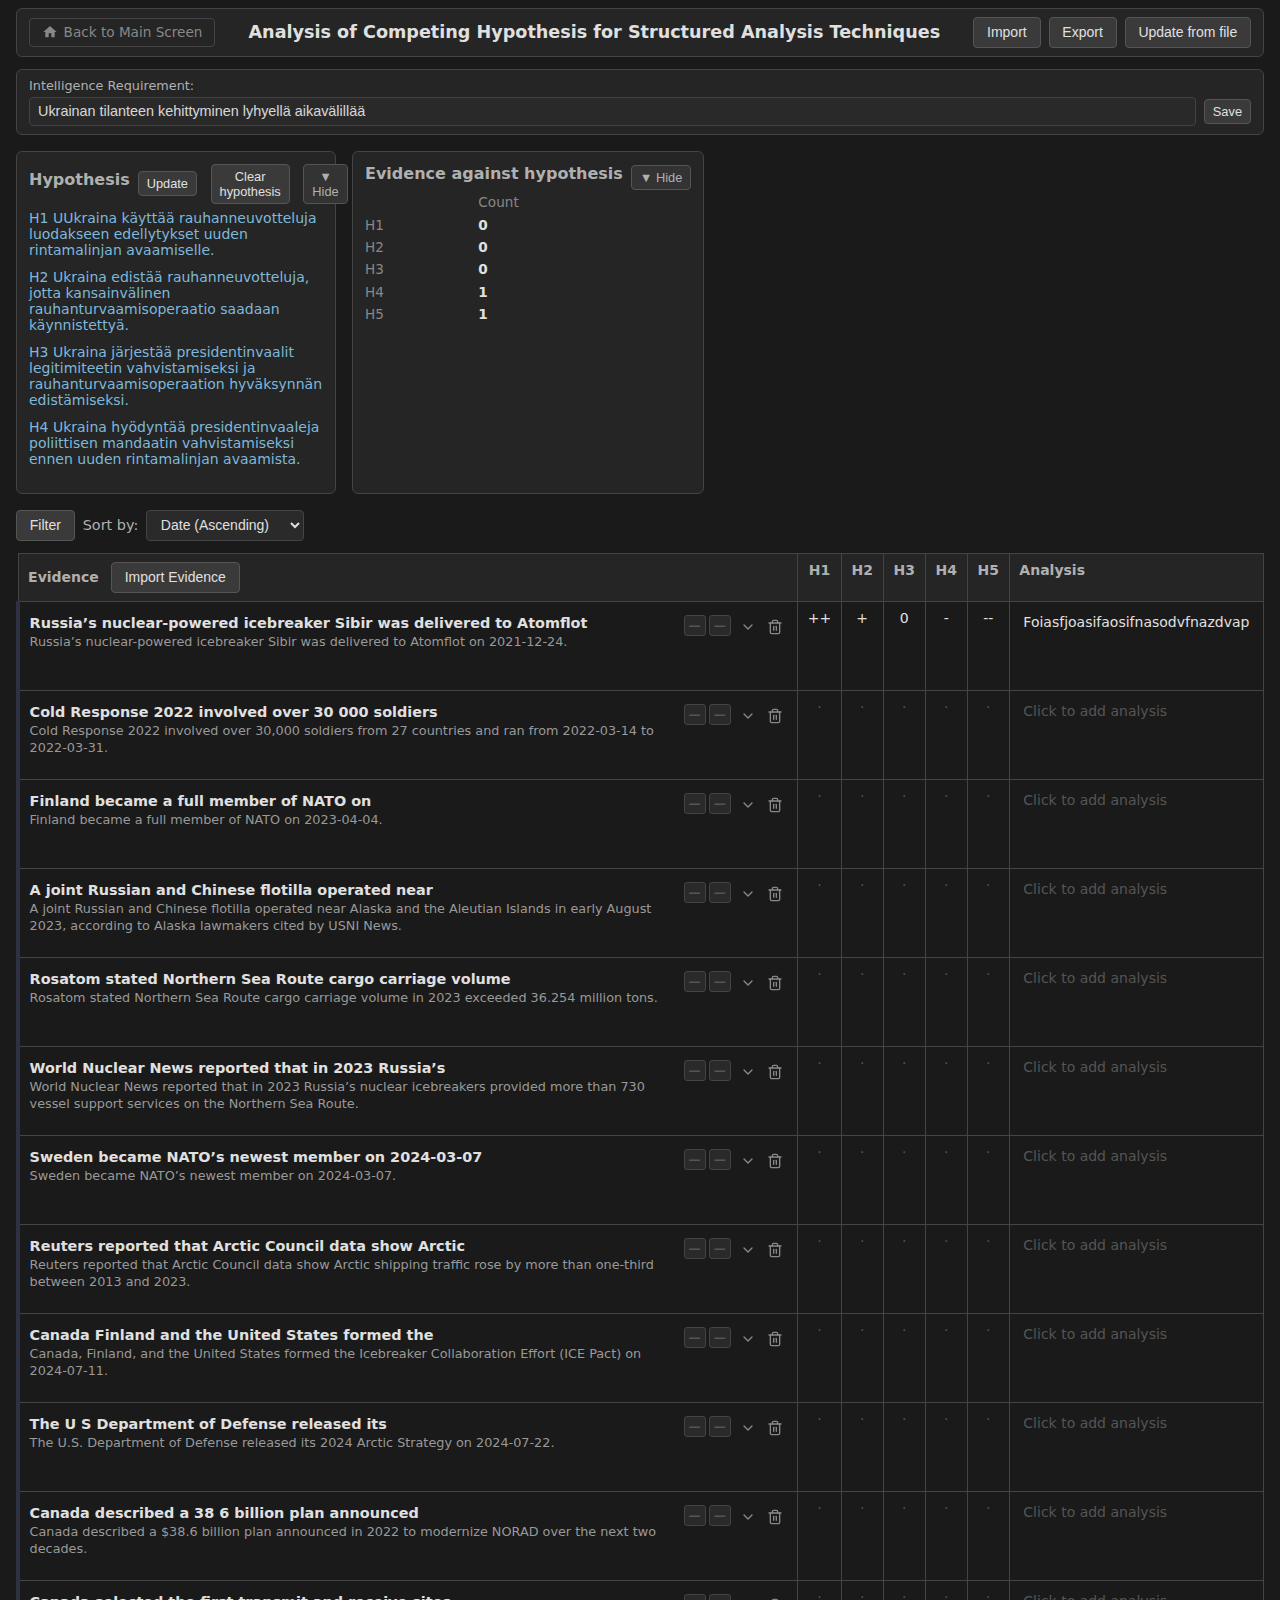
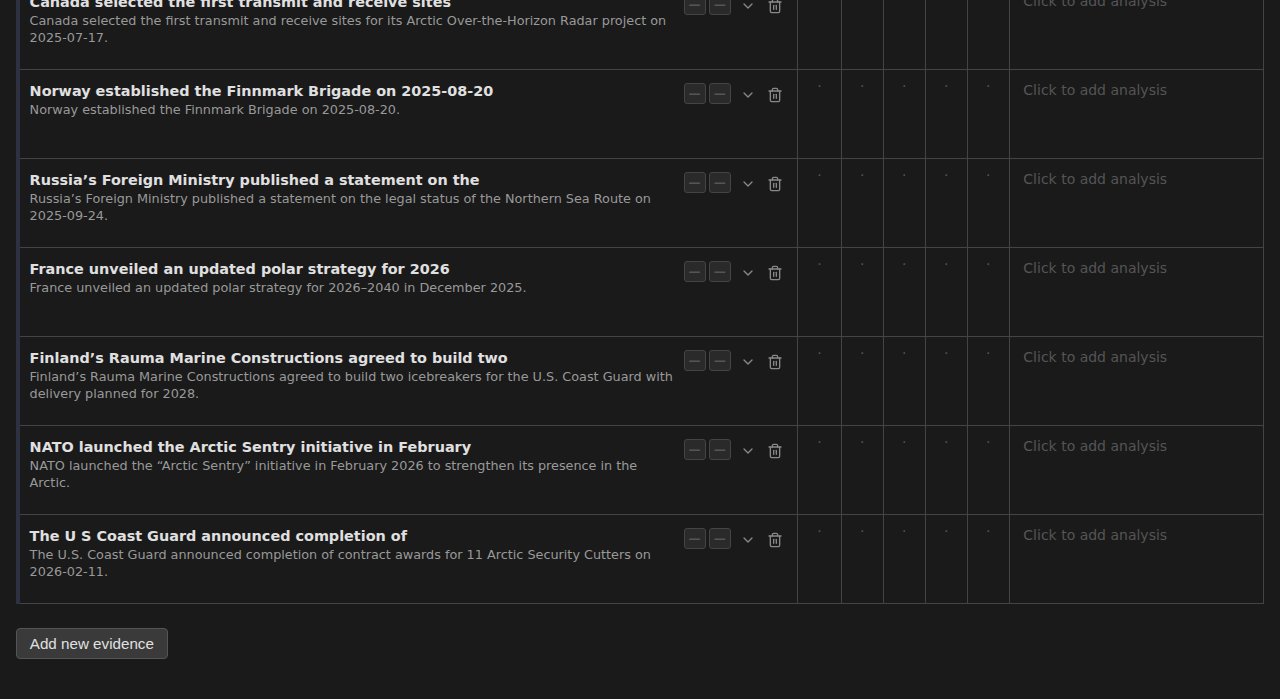
<file: 03-diagnostics/structured-analysis-of-competing-hypothesis/evidence-list.html>
<!DOCTYPE html>
<html lang="en">
<head>
  <meta charset="UTF-8">
  <meta name="viewport" content="width=device-width, initial-scale=1.0">
  <title>ACH</title>
  <style>
    * { box-sizing: border-box; }
    body {
      font-family: system-ui, -apple-system, sans-serif;
      margin: 0;
      padding: 0;
      background: #1a1a1a;
      color: #e0e0e0;
      min-height: 100vh;
    }
    .layout {
      max-width: none;
      margin: 0;
      padding: 0.5rem 1rem 1rem 1rem;
      width: 100%;
    }
    .events-header {
      display: flex;
      align-items: center;
      justify-content: space-between;
      gap: 1rem;
      flex-wrap: wrap;
      margin-bottom: 0.75rem;
      padding: 0.5rem 0.75rem;
      background: #252525;
      border: 1px solid #444;
      border-radius: 6px;
    }
    .events-header .events-title {
      margin: 0;
      font-size: 1.1rem;
      font-weight: 600;
      color: #e0e0e0;
    }
    .events-header .events-header-left { flex-shrink: 0; }
    .events-header .panel-actions { display: flex; gap: 0.5rem; flex-wrap: wrap; }
    .btn-back-to-hub {
      display: inline-flex;
      align-items: center;
      gap: 0.35rem;
      padding: 0.35rem 0.75rem;
      font: inherit;
      font-size: 0.85rem;
      color: #888;
      background: transparent;
      border: 1px solid #444;
      border-radius: 4px;
      text-decoration: none;
      cursor: pointer;
    }
    .btn-back-to-hub:hover {
      color: #e0e0e0;
      border-color: #666;
    }
    .btn-back-icon {
      width: 1rem;
      height: 1rem;
      flex-shrink: 0;
    }
    .update-file-hint {
      margin: 0.25rem 0 0.75rem 0;
      font-size: 0.8rem;
      color: #888;
    }
    .update-file-hint strong { color: #999; }
    .update-file-hint.hidden { display: none; }
    .update-file-wrap { display: flex; flex-direction: column; align-items: flex-start; }
    .link-btn {
      background: none;
      border: none;
      padding: 0;
      font-size: inherit;
      color: #7eb8da;
      cursor: pointer;
      text-decoration: underline;
    }
    .link-btn:hover { color: #9ed4f0; }
    .dropdown-wrap { position: relative; display: inline-block; }
    .dropdown-menu {
      display: none;
      position: absolute;
      top: 100%;
      left: 0;
      margin-top: 0.25rem;
      min-width: 160px;
      background: #252525;
      border: 1px solid #444;
      border-radius: 4px;
      box-shadow: 0 4px 12px rgba(0,0,0,0.3);
      z-index: 100;
      padding: 0.25rem 0;
    }
    .dropdown-menu.open { display: block; }
    .dropdown-menu button {
      display: block;
      width: 100%;
      padding: 0.4rem 0.75rem;
      text-align: left;
      border: none;
      background: none;
      color: #e0e0e0;
      font-size: 0.875rem;
      cursor: pointer;
    }
    .dropdown-menu button:hover { background: #333; color: #7eb8da; }
    .ach-matrix-wrap {
      overflow: auto;
      width: 100%;
    }
    .ach-matrix {
      width: 100%;
      border-collapse: collapse;
      font-size: 0.875rem;
    }
    .ach-matrix th,
    .ach-matrix td {
      border: 1px solid #444;
      padding: 0.5rem 0.6rem;
      vertical-align: top;
      background: #1a1a1a;
    }
    .ach-matrix th {
      background: #252525;
      color: #b0b0b0;
      font-weight: 600;
      text-align: center;
      white-space: nowrap;
    }
    .ach-matrix .ach-th.ach-analysis { text-align: left; min-width: 180px; }
    .ach-matrix .ach-th.ach-event { text-align: left; min-width: 280px; }
    .ach-evidence-header {
      display: inline-flex;
      align-items: center;
      gap: 0.5rem;
    }
    .ach-evidence-header-label { margin-right: 0.25rem; }
    .ach-evidence-import-btn { padding: 0.25rem 0.5rem; font-size: 0.8rem; white-space: nowrap; }
    .ach-matrix td.ach-cell-event { vertical-align: top; min-width: 280px; padding: 0.5rem 0.6rem; }
    .ach-matrix td.ach-cell-event:has(.evidence-item.collapsed) { padding-top: 0.25rem; padding-bottom: 0.25rem; }
    .ach-matrix td.ach-cell-event .evidence-item { margin: 0; border: none; padding: 0.35rem 0; }
    .ach-matrix td.ach-cell-event .evidence-item-header { gap: 0.5rem; }
    .ach-matrix td.ach-cell-h {
      text-align: center;
      min-width: 3em;
      white-space: nowrap;
      color: #e0e0e0;
      vertical-align: top;
    }
    .ach-matrix td.ach-cell-analysis {
      text-align: left;
      min-width: 180px;
      white-space: normal;
      word-wrap: break-word;
      vertical-align: top;
    }
    .ach-matrix td .ach-empty { color: #555; }
    .ach-analysis-view {
      min-height: 2em;
      cursor: text;
      padding: 0.25rem;
      border-radius: 3px;
    }
    .ach-analysis-view:hover { background: #2a2a2a; }
    .ach-analysis-wrap { position: relative; }
    .ach-analysis-edit-wrap { display: flex; flex-direction: column; gap: 0.35rem; }
    .ach-analysis-edit-wrap textarea {
      width: 100%;
      min-height: 60px;
      padding: 0.35rem;
      font-size: inherit;
      font-family: inherit;
      background: #2a2a2a;
      border: 1px solid #444;
      color: #e0e0e0;
      border-radius: 3px;
      resize: vertical;
      box-sizing: border-box;
    }
    .ach-analysis-save-btn {
      align-self: flex-start;
      padding: 0.3rem 0.6rem;
      font-size: 0.8rem;
      background: #40916c;
      color: #e0e0e0;
      border: 1px solid #555;
      border-radius: 4px;
      cursor: pointer;
    }
    .ach-analysis-save-btn:hover { background: #5cb87a; }
    .evidence-list {
      list-style: none;
      padding: 0;
      margin: 0;
    }
    .evidence-item {
      padding: 0.5rem 0;
      border-bottom: 1px solid #333;
      font-size: 0.9rem;
      min-height: 72px;
    }
    .evidence-item:last-child { border-bottom: none; }
    .evidence-card-title { font-weight: 600; color: #e0e0e0; margin-bottom: 0.2rem; }
    .evidence-card-title .evidence-edit-input { width: 100%; box-sizing: border-box; }
    .evidence-card-desc { font-size: 0.8rem; color: #999; margin-bottom: 0.25rem; line-height: 1.3; }
    .evidence-card-source { font-size: 0.8rem; }
    .evidence-card-source a { color: #7eb8da; }
    .evidence-card-badges { display: flex; gap: 0.2rem; flex-shrink: 0; }
    .evidence-card-content { flex: 1; min-width: 0; }
    .evidence-card-right { display: flex; align-items: flex-start; gap: 0.35rem; flex-shrink: 0; }
    .evidence-item-header {
      display: flex;
      align-items: flex-start;
      gap: 0.5rem;
      gap: 0.35rem;
      cursor: pointer;
    }
    .evidence-item-header button { cursor: pointer; }
    .evidence-item-header .evidence-datetime {
      flex-shrink: 0;
      font-weight: 600;
      color: #7eb8da;
      margin-bottom: 0;
    }
    .evidence-title-group {
      flex: 1;
      display: flex;
      align-items: center;
      gap: 0.35rem;
      min-width: 0;
    }
    .evidence-title-group .evidence-name-wrap,
    .evidence-title-group .evidence-edit-input { flex: 1; min-width: 0; }
    .evidence-title-group .evidence-name { margin-bottom: 0; }
    .evidence-item-header .evidence-name {
      color: #e0e0e0;
      margin-bottom: 0;
    }
    .evidence-actions {
      flex-shrink: 0;
      display: inline-flex;
      align-items: center;
      gap: 0.2rem;
      margin-left: auto;
    }
    .evidence-rel,
    .evidence-cred {
      flex-shrink: 0;
      width: 22px;
      min-width: 22px;
      padding: 0.15rem 0.25rem;
      font-size: 0.75rem;
      font-weight: 600;
      text-align: center;
      background: #2a2a2a;
      border: 1px solid #444;
      border-radius: 3px;
      color: #b0b0b0;
    }
    .evidence-save-btn,
    .evidence-toggle,
    .evidence-trash-btn {
      flex-shrink: 0;
      width: 24px;
      height: 24px;
      padding: 0;
      border: none;
      background: transparent;
      color: #888;
      cursor: pointer;
      border-radius: 3px;
      display: inline-flex;
      align-items: center;
      justify-content: center;
    }
    .evidence-save-btn:hover,
    .evidence-toggle:hover,
    .evidence-trash-btn:hover { color: #e0e0e0; }
    .evidence-trash-btn:hover { color: #c66; }
    .evidence-save-btn { color: #40916c; }
    .evidence-save-btn:hover { color: #5cb87a; }
    .evidence-item .evidence-edit-input,
    .evidence-item .evidence-edit-desc-wrap { display: none; }
    .evidence-item.editing .evidence-name-wrap { display: none; }
    .evidence-item.editing .evidence-edit-input { display: block; }
    .evidence-item.editing .evidence-meta-wrap { display: none; }
    .evidence-item.editing .evidence-edit-desc-wrap { display: block; }
    .evidence-item.editing .evidence-detail { display: block !important; }
    .evidence-item.editing .evidence-save-btn { display: inline-flex; }
    .evidence-item.editing .evidence-trash-btn { display: none; }
    .evidence-edit-input {
      flex: 1;
      min-width: 0;
      padding: 0.2rem 0.35rem;
      font-size: inherit;
      background: #2a2a2a;
      border: 1px solid #444;
      color: #e0e0e0;
      border-radius: 3px;
    }
    .evidence-edit-desc {
      width: 100%;
      min-height: 60px;
      padding: 0.35rem;
      font-size: 0.8rem;
      font-family: inherit;
      background: #2a2a2a;
      border: 1px solid #444;
      color: #e0e0e0;
      border-radius: 3px;
      resize: vertical;
    }
    .evidence-source-line { font-size: 0.8rem; color: #666; margin-top: 0.25rem; }
    .evidence-toggle svg {
      width: 16px;
      height: 16px;
      transition: transform 0.2s ease;
    }
    .evidence-item.collapsed .evidence-toggle svg { transform: rotate(-90deg); }
    .evidence-item.collapsed {
      min-height: 0;
      padding: 0.25rem 0;
    }
    .evidence-detail {
      margin-top: 0.35rem;
      margin-left: 0;
      overflow: hidden;
    }
    .evidence-item.collapsed .evidence-detail {
      display: none;
    }
    .evidence-item.collapsed .evidence-card-desc {
      display: none;
    }
    .evidence-datetime {
      font-weight: 600;
      color: #7eb8da;
      margin-bottom: 0.2rem;
    }
    .evidence-name {
      color: #e0e0e0;
    }
    .evidence-meta {
      font-size: 0.8rem;
      color: #888;
      margin-top: 0.15rem;
    }
    .loading, .error {
      padding: 1rem;
      color: #888;
    }
    .error { color: #c66; }
    .filter-panel {
      margin-bottom: 1rem;
      padding: 0.75rem;
      background: #252525;
      border: 1px solid #444;
      border-radius: 6px;
      font-size: 0.85rem;
    }
    .filter-panel.hidden { display: none; }
    .filter-panel h3 { margin: 0 0 0.5rem 0; font-size: 0.9rem; color: #b0b0b0; }
    .filter-option-buttons { display: flex; flex-direction: column; gap: 0.35rem; margin-bottom: 0.5rem; }
    .filter-option-btn {
      display: block;
      width: 100%;
      padding: 0.4rem 0.6rem;
      font-size: 0.875rem;
      text-align: left;
      background: #333;
      border: 1px solid #555;
      border-radius: 4px;
      color: #e0e0e0;
      cursor: pointer;
    }
    .filter-option-btn:hover { background: #3a3a3a; border-color: #7eb8da; color: #7eb8da; }
    .filter-entity { margin-top: 0.5rem; padding-top: 0.5rem; border-top: 1px solid #444; }
    .filter-entity.hidden { display: none; }
    .filter-entity strong { display: block; margin-bottom: 0.35rem; font-size: 0.85rem; color: #b0b0b0; }
    .filter-entity label { display: inline-block; margin-right: 0.75rem; margin-bottom: 0.25rem; cursor: pointer; }
    .filter-entity input[type="checkbox"] { margin-right: 0.35rem; accent-color: #7eb8da; }
    .btn {
      padding: 0.4rem 0.8rem;
      font-size: 0.875rem;
      background: #3a3a3a;
      color: #e0e0e0;
      border: 1px solid #555;
      border-radius: 4px;
      cursor: pointer;
    }
    .btn:hover { background: #4a4a4a; }
    .btn:disabled { opacity: 0.6; cursor: not-allowed; }
    .evidence-item .evidence-save-btn { display: none; }
    .hypothesis-and-counters {
      display: flex;
      flex-direction: column;
      gap: 1rem;
      margin-top: 0.5rem;
      margin-bottom: 1rem;
      flex-wrap: wrap;
    }
    .hypothesis-and-counters .flex-row { display: flex; gap: 1rem; flex-wrap: wrap; }
    .intelligence-requirement-box {
      padding: 0.5rem 0.75rem;
      background: #252525;
      border: 1px solid #444;
      border-radius: 6px;
      font-size: 0.9rem;
    }
    .intelligence-requirement-box label {
      display: block;
      font-size: 0.8rem;
      color: #b0b0b0;
      margin-bottom: 0.25rem;
    }
    .intelligence-requirement-box input {
      width: 100%;
      box-sizing: border-box;
      padding: 0.35rem 0.5rem;
      font-size: inherit;
      background: #2a2a2a;
      border: 1px solid #444;
      color: #e0e0e0;
      border-radius: 4px;
    }
    .intelligence-requirement-box input::placeholder { color: #666; }
    .intelligence-requirement-box input[readonly] { cursor: default; opacity: 0.95; }
    .intelligence-requirement-box-row {
      display: flex;
      align-items: center;
      gap: 0.5rem;
    }
    .intelligence-requirement-box-row input { flex: 1; min-width: 0; }
    .intelligence-requirement-box-row .btn { flex-shrink: 0; padding: 0.25rem 0.5rem; font-size: 0.8rem; }
    .hypothesis-box {
      max-width: 25vw;
      padding: 0.75rem;
      background: #252525;
      border: 1px solid #444;
      border-radius: 6px;
    }
    .counter-box {
      padding: 0.75rem;
      background: #252525;
      border: 1px solid #444;
      border-radius: 6px;
      min-width: 140px;
    }
    .counter-box-header {
      display: flex;
      align-items: center;
      justify-content: space-between;
      gap: 0.5rem;
    }
    .counter-box h2 {
      margin: 0 0 0.5rem 0;
      font-size: 1rem;
      font-weight: 600;
      color: #b0b0b0;
    }
    .counter-box.collapsed .counter-box-content { display: none; }
    .counter-box table { width: 100%; font-size: 0.85rem; border-collapse: collapse; }
    .counter-box th, .counter-box td { text-align: left; padding: 0.2rem 0.35rem 0.2rem 0; }
    .counter-box th { color: #888; font-weight: 500; }
    .counter-box td { color: #e0e0e0; }
    .hypothesis-box-header {
      display: flex;
      align-items: center;
      justify-content: space-between;
      gap: 0.5rem;
    }
    .hypothesis-box h2 {
      margin: 0 0 0.5rem 0;
      font-size: 1rem;
      font-weight: 600;
      color: #b0b0b0;
    }
    .hypothesis-update-btn,
    .hypothesis-clear-btn {
      padding: 0.25rem 0.5rem;
      font-size: 0.8rem;
      margin-right: 0.35rem;
    }
    .hypothesis-toggle-btn {
      padding: 0.25rem 0.5rem;
      font-size: 0.8rem;
      background: #333;
      color: #b0b0b0;
      border: 1px solid #555;
      border-radius: 4px;
      cursor: pointer;
    }
    .hypothesis-toggle-btn:hover { background: #3a3a3a; color: #e0e0e0; }
    .hypothesis-box.collapsed .hypothesis-box-content { display: none; }
    .hypothesis-list {
      list-style: none;
      padding: 0;
      margin: 0;
    }
    .hypothesis-item {
      padding: 0.35rem 0;
      font-size: 0.875rem;
      color: #7eb8da;
      cursor: pointer;
      text-decoration: none;
      display: block;
      border-radius: 3px;
    }
    .hypothesis-item:hover { color: #9ed4f0; text-decoration: underline; }
    .hypothesis-modal {
      display: none;
      position: fixed;
      inset: 0;
      background: rgba(0,0,0,0.6);
      z-index: 1000;
      align-items: center;
      justify-content: center;
      padding: 1rem;
    }
    .hypothesis-modal.open { display: flex; }
    .hypothesis-modal-content {
      background: #1a1a1a;
      border: 1px solid #444;
      border-radius: 8px;
      max-width: 400px;
      width: 100%;
      max-height: 80vh;
      overflow: auto;
      padding: 1rem 1.25rem;
      position: relative;
    }
    .hypothesis-modal-close {
      position: absolute;
      top: 0.5rem;
      right: 0.5rem;
      width: 28px;
      height: 28px;
      padding: 0;
      border: none;
      background: transparent;
      color: #888;
      font-size: 1.25rem;
      line-height: 1;
      cursor: pointer;
      border-radius: 4px;
    }
    .hypothesis-modal-close:hover { color: #e0e0e0; background: #333; }
    .hypothesis-modal h3 { margin: 0 0 0.75rem 0; font-size: 1rem; color: #7eb8da; }
    .hypothesis-modal-detail { margin-bottom: 0.75rem; font-size: 0.875rem; }
    .hypothesis-modal-detail strong { display: inline-block; min-width: 4.5em; color: #888; }
    .hypothesis-modal-actions { display: flex; gap: 0.5rem; }
    .hypothesis-modal .hypothesis-edit-row { margin-bottom: 0.6rem; }
    .hypothesis-modal .hypothesis-edit-row label { display: block; font-size: 0.8rem; color: #888; margin-bottom: 0.2rem; }
    .hypothesis-modal .hypothesis-edit-row input,
    .hypothesis-modal .hypothesis-edit-row textarea {
      width: 100%; padding: 0.35rem 0.5rem; font-size: 0.875rem;
      background: #2a2a2a; border: 1px solid #444; color: #e0e0e0; border-radius: 4px;
      box-sizing: border-box;
    }
    .hypothesis-modal .hypothesis-edit-row textarea { min-height: 80px; resize: vertical; }
    .hypothesis-modal .hypothesis-id-locked { cursor: not-allowed; opacity: 0.85; }
    .event-detail-modal {
      display: none;
      position: fixed;
      inset: 0;
      background: rgba(0,0,0,0.6);
      z-index: 1001;
      align-items: center;
      justify-content: center;
      padding: 1rem;
    }
    .event-detail-modal.open { display: flex; }
    .event-detail-content {
      background: #1a1a1a;
      border: 1px solid #444;
      border-radius: 8px;
      max-width: 480px;
      width: 100%;
      max-height: 90vh;
      overflow: hidden;
      display: flex;
      flex-direction: column;
      position: relative;
    }
    .event-detail-content h3 { margin: 0 0 0.75rem 0; font-size: 1rem; color: #7eb8da; padding-right: 2rem; }
    .event-detail-body {
      overflow: auto;
      padding: 1rem 1.25rem;
      flex: 1;
    }
    .event-detail-row { margin-bottom: 0.6rem; }
    .event-detail-row label { display: block; font-size: 0.8rem; color: #888; margin-bottom: 0.2rem; }
    .event-detail-row input[type="text"],
    .event-detail-row input[type="number"],
    .event-detail-row select,
    .event-detail-row textarea {
      width: 100%;
      padding: 0.35rem 0.5rem;
      font-size: 0.875rem;
      background: #2a2a2a;
      border: 1px solid #444;
      color: #e0e0e0;
      border-radius: 4px;
      font-family: inherit;
    }
    .event-detail-row textarea { min-height: 60px; resize: vertical; }
    .event-detail-row textarea.event-detail-name { min-height: 80px; }
    .event-detail-row textarea.event-detail-description { min-height: 200px; }
    .event-detail-row input[readonly] { color: #888; }
    .event-detail-color-wrap { display: flex; align-items: center; gap: 0.5rem; }
    .event-detail-color-picker { width: 40px; height: 32px; padding: 0; border: 1px solid #444; border-radius: 4px; cursor: pointer; background: #2a2a2a; }
    .event-detail-color-hex { flex: 1; min-width: 6em; }
    .event-detail-actions {
      padding: 0.75rem 1.25rem;
      border-top: 1px solid #444;
      display: flex;
      justify-content: flex-end;
      gap: 0.5rem;
    }
    .event-detail-close {
      position: absolute;
      top: 0.5rem;
      right: 0.5rem;
      width: 28px;
      height: 28px;
      padding: 0;
      border: none;
      background: transparent;
      color: #888;
      font-size: 1.25rem;
      line-height: 1;
      cursor: pointer;
      border-radius: 4px;
      z-index: 1;
    }
    .event-detail-close:hover { color: #e0e0e0; background: #333; }

    .row-edit-modal {
      display: none;
      position: fixed;
      inset: 0;
      background: rgba(0,0,0,0.65);
      z-index: 1002;
      align-items: center;
      justify-content: center;
      padding: 1.5rem;
    }
    .row-edit-modal.open { display: flex; }
    .row-edit-content {
      background: #252525;
      border: 1px solid #555;
      border-radius: 8px;
      box-shadow: 0 8px 32px rgba(0,0,0,0.5);
      max-width: 95vw;
      width: 100%;
      max-height: 90vh;
      overflow: auto;
      padding: 1rem;
      position: relative;
    }
    .row-edit-close {
      position: absolute;
      top: 0.5rem;
      right: 0.5rem;
      width: 28px;
      height: 28px;
      padding: 0;
      border: none;
      background: transparent;
      color: #888;
      font-size: 1.25rem;
      line-height: 1;
      cursor: pointer;
      border-radius: 4px;
      z-index: 1;
    }
    .row-edit-close:hover { color: #e0e0e0; background: #333; }
    .row-edit-modal .ach-matrix { margin: 0; }
    .row-edit-modal .ach-cell-event { background: #1e1e1e; }
    .row-edit-modal .ach-cell-h select {
      width: 100%;
      padding: 0.35rem;
      font-size: inherit;
      background: #2a2a2a;
      border: 1px solid #444;
      color: #e0e0e0;
      border-radius: 3px;
      cursor: pointer;
    }
    .row-edit-modal .ach-cell-analysis textarea {
      width: 100%;
      min-height: 80px;
      padding: 0.35rem;
      font-size: inherit;
      font-family: inherit;
      background: #2a2a2a;
      border: 1px solid #444;
      color: #e0e0e0;
      border-radius: 3px;
      resize: vertical;
      box-sizing: border-box;
    }
    .row-edit-actions { margin-top: 1rem; display: flex; justify-content: flex-end; gap: 0.5rem; }
    .ach-cell-h { cursor: pointer; }
    .ach-cell-h:hover { background: #252525; }
    .add-evidence-bar { margin-top: 1rem; padding: 0.5rem 0; }
    .add-evidence-btn { font-size: 0.95rem; }
    #add-evidence-modal { z-index: 1003; }
    .add-evidence-content { max-width: 520px; }
    .sort-bar {
      display: flex;
      align-items: center;
      gap: 0.5rem;
      margin-bottom: 0.75rem;
    }
    .sort-bar label { font-size: 0.9rem; color: #b0b0b0; }
    .sort-bar select {
      padding: 0.35rem 0.6rem;
      font-size: 0.875rem;
      background: #2a2a2a;
      border: 1px solid #444;
      color: #e0e0e0;
      border-radius: 4px;
      cursor: pointer;
    }
    .ach-matrix tbody tr[draggable="true"] { cursor: grab; }
    .ach-matrix tbody tr[draggable="true"]:active { cursor: grabbing; }
    .ach-matrix tbody tr.ach-drag-over { background: #2a2a2a; }
  </style>
</head>
<body>
  <div id="hypothesis-modal" class="hypothesis-modal" aria-hidden="true">
    <div class="hypothesis-modal-content">
      <button type="button" class="hypothesis-modal-close" id="hypothesis-modal-close" aria-label="Close">&times;</button>
      <div id="hypothesis-modal-body"></div>
      <div class="hypothesis-modal-actions" id="hypothesis-modal-actions" style="display:none; margin-top:1rem; justify-content:flex-end;">
        <button type="button" class="btn" id="hypothesis-save-btn">Save</button>
      </div>
    </div>
  </div>
  <div id="event-detail-modal" class="event-detail-modal" aria-hidden="true">
    <div class="event-detail-content">
      <button type="button" class="event-detail-close" id="event-detail-close" aria-label="Close">&times;</button>
      <h3 id="event-detail-title">Evidence details</h3>
      <div class="event-detail-body" id="event-detail-body"></div>
      <div class="event-detail-actions">
        <button type="button" class="btn" id="event-detail-save">Save</button>
      </div>
    </div>
  </div>
  <div id="row-edit-modal" class="row-edit-modal" aria-hidden="true">
    <div class="row-edit-content" id="row-edit-content">
      <button type="button" class="row-edit-close" id="row-edit-close" aria-label="Close">&times;</button>
      <div id="row-edit-body"></div>
      <div class="row-edit-actions">
        <button type="button" class="btn" id="row-edit-save">Save</button>
      </div>
    </div>
  </div>
  <input type="file" id="import-json-input" accept=".json,application/json" style="display:none">
  <input type="file" id="import-hypothesis-input" accept=".json,application/json" style="display:none">

  <div class="layout">
    <div class="events-header">
      <div class="events-header-left">
        <a href="http://localhost:3000/" target="_self" class="btn-back-to-hub" aria-label="Back to main screen" title="Back to SAT Tools hub">
          <svg class="btn-back-icon" viewBox="0 0 24 24" aria-hidden="true"><path d="M10 20v-6h4v6h5v-8h3L12 3 2 12h3v8z" fill="currentColor"/></svg>
          Back to Main Screen
        </a>
      </div>
      <h2 class="events-title">Analysis of Competing Hypothesis for Structured Analysis Techniques</h2>
<div class="panel-actions">
          <div class="dropdown-wrap">
            <button type="button" class="btn" id="import-btn">Import</button>
            <div class="dropdown-menu" id="import-dropdown">
              <button type="button" id="import-hypothesis-btn">Import Hypothesis</button>
              <button type="button" id="import-evidence-btn">Import Evidence</button>
            </div>
          </div>
          <div class="dropdown-wrap">
            <button type="button" class="btn" id="export-btn">Export</button>
            <div class="dropdown-menu" id="export-dropdown">
              <button type="button" id="export-hypothesis-btn">Export Hypothesis</button>
              <button type="button" id="export-evidence-btn">Export Evidence</button>
            </div>
          </div>
          <div class="update-file-wrap">
          <button type="button" class="btn" id="update-btn">Update from file</button>
          <p class="update-file-hint hidden" id="update-file-hint">If no custom file is set, data is loaded from <strong>evidence_example.json</strong>. Click &quot;Update from file&quot; and enter a filename to use your own file. <button type="button" class="link-btn" id="reset-update-file-btn">Reset to default file</button></p>
        </div>
        </div>
    </div>
    <div class="hypothesis-and-counters">
      <div class="intelligence-requirement-box">
        <label for="intelligence-requirement-input">Intelligence Requirement:</label>
        <div class="intelligence-requirement-box-row">
          <input type="text" id="intelligence-requirement-input" placeholder="Brief title of the analysis" aria-label="Intelligence requirement title" readonly>
          <button type="button" class="btn" id="intelligence-requirement-save-btn">Save</button>
        </div>
      </div>
      <div class="flex-row">
      <div class="hypothesis-box" id="hypothesis-box">
        <div class="hypothesis-box-header">
          <h2>Hypothesis</h2>
          <button type="button" class="btn hypothesis-update-btn" id="hypothesis-update-btn" aria-label="Update from input file" title="Update from input/hypothesis.json">Update</button>
          <button type="button" class="btn hypothesis-clear-btn" id="hypothesis-clear-btn" aria-label="Clear hypothesis list" title="Clear the list (does not save)">Clear hypothesis</button>
          <button type="button" class="hypothesis-toggle-btn" id="hypothesis-toggle-btn" aria-label="Hide hypothesis" title="Hide hypothesis">▼ Hide</button>
        </div>
        <div class="hypothesis-box-content" id="hypothesis-box-content">
          <ul class="hypothesis-list" id="hypothesis-list"></ul>
          <p class="loading" id="hypothesis-status" style="margin:0;padding:0.25rem 0;font-size:0.85rem;"></p>
        </div>
      </div>
      <div class="counter-box" id="counter-box">
        <div class="counter-box-header">
          <h2>Evidence against hypothesis</h2>
          <button type="button" class="hypothesis-toggle-btn" id="counter-toggle-btn" aria-label="Hide" title="Hide">▼ Hide</button>
        </div>
        <div class="counter-box-content" id="counter-box-content">
          <div id="counter-box-body"></div>
        </div>
      </div>
      </div>
    </div>
    <div class="sort-bar">
      <button type="button" class="btn" id="filter-btn">Filter</button>
      <label for="sort-by">Sort by:</label>
      <select id="sort-by">
        <option value="date_asc">Date (Ascending)</option>
        <option value="date_desc">Date (Descending)</option>
        <option value="reliability">Reliability</option>
        <option value="credibility">Credibility</option>
      </select>
    </div>
    <div class="filter-panel hidden" id="filter-panel">
      <h3>Filter by</h3>
      <div class="filter-option-buttons">
        <button type="button" class="filter-option-btn" data-entity="source_reliability">Source reliability</button>
        <button type="button" class="filter-option-btn" data-entity="source_credibility">Source credibility</button>
      </div>
      <div class="filter-entity hidden" id="filter-entity-source_reliability">
        <strong>Source reliability</strong>
        <span id="filter-source-reliability-options"></span>
      </div>
      <div class="filter-entity hidden" id="filter-entity-source_credibility">
        <strong>Source credibility</strong>
        <span id="filter-source-credibility-options"></span>
      </div>
    </div>
    <div class="ach-matrix-wrap" id="ach-matrix-wrap">
      <table class="ach-matrix" id="ach-matrix">
        <thead>
          <tr>
            <th class="ach-th ach-event"><span class="ach-evidence-header"><span class="ach-evidence-header-label">Evidence</span><button type="button" class="btn ach-evidence-import-btn" id="evidence-header-import-btn">Import Evidence</button></span></th>
            <th class="ach-th ach-h1" id="ach-th-h1">H1</th>
            <th class="ach-th ach-h2" id="ach-th-h2">H2</th>
            <th class="ach-th ach-h3" id="ach-th-h3">H3</th>
            <th class="ach-th ach-h4" id="ach-th-h4">H4</th>
            <th class="ach-th ach-h5" id="ach-th-h5">H5</th>
            <th class="ach-th ach-analysis">Analysis</th>
          </tr>
        </thead>
        <tbody id="ach-matrix-body"></tbody>
      </table>
    </div>
    <div class="add-evidence-bar">
      <button type="button" class="btn add-evidence-btn" id="add-evidence-btn">Add new evidence</button>
    </div>
    <p class="loading" id="status">Loading evidence_example.json…</p>
  </div>

  <div id="add-evidence-modal" class="event-detail-modal" aria-hidden="true">
    <div class="event-detail-content add-evidence-content">
      <button type="button" class="event-detail-close" id="add-evidence-close" aria-label="Close">&times;</button>
      <h3 id="add-evidence-title">Add new evidence</h3>
      <div class="event-detail-body" id="add-evidence-body"></div>
      <div class="event-detail-actions">
        <button type="button" class="btn" id="add-evidence-create">Create</button>
      </div>
    </div>
  </div>

  <script type="application/json" id="evidence-data">{"id":"n_mlff19mc_cylgwc7","name":"Level 0","depth":0,"evidence":"","children":[{"id":"n_mlfggylv_hfqxiqa","name":"Level 1","depth":1,"evidence":"Yes","children":[{"id":"n_mlfgkjiz_fqe7d31","name":"Level 2","depth":2,"evidence":"","children":[{"id":"n_mlfi73wz_u2garnd","name":"Level 3","depth":3,"evidence":"Yes","children":[{"id":"n_mlfi7vg0_ho4k14t","name":"Level 4","depth":4,"evidence":"","children":[],"color":"#6a4c93","description":"Lorem Ipsum","source":"Lorem Ipsum","date":"2022-02-18","time":"12:34"},{"id":"n_mlfi7zz4_eofnh82","name":"Level 4","depth":4,"evidence":"Yes","children":[],"color":"#6a4c93","description":"Lorem Ipsum","source":"Lorem Ipsum","date":"2022-09-27","time":"12:34"}],"color":"#6c757d","description":"Lorem Ipsum","source":"Lorem Ipsum","date":"2021-11-05","time":"12:34"}],"color":"#40916c","description":"Lorem Ipsum","source":"Lorem Ipsum","date":"2021-03-12","time":"12:34"}],"color":"#8b5a2b","description":"Lorem Ipsum","source":"Lorem Ipsum","date":"2020-10-20","time":"12:34"},{"id":"n_mlfgh90o_f5ol3bw","name":"Level 1","depth":1,"evidence":"","children":[{"id":"n_mlfgk9yf_gq4wr89","name":"Level 2","depth":2,"evidence":"Yes","children":[{"id":"n_mlfgky1i_z4t1hom","name":"Level 3","depth":3,"evidence":"","children":[{"id":"n_mlfi9pw5_fj651xe","name":"Level 4","depth":4,"evidence":"Yes","children":[],"color":"#6a4c93","description":"Lorem Ipsum","source":"Lorem Ipsum","date":"2024-04-14","time":"12:34"}],"color":"#6c757d","description":"Lorem Ipsum","source":"Lorem Ipsum","date":"2023-12-02","time":"12:34"}],"color":"#40916c","description":"Lorem Ipsum","source":"Lorem Ipsum","date":"2023-06-16","time":"12:34"}],"color":"#8b5a2b","description":"Lorem Ipsum","source":"Lorem Ipsum","date":"2023-01-08","time":"12:34"},{"id":"n_mlfghwx9_ntovfho","name":"Level 1","depth":1,"evidence":"Yes","children":[{"id":"n_mlfgiddw_0a1sna0","name":"Level 2","depth":2,"evidence":"","children":[{"id":"n_mlfgj382_yqnvb1e","name":"Level 3","depth":3,"evidence":"Yes","children":[{"id":"n_mlfgjtpw_2n37bn3","name":"Level 4","depth":4,"evidence":"","children":[],"color":"#6a4c93","description":"Lorem Ipsum","source":"Lorem Ipsum","date":"2025-08-22","time":"12:34"},{"id":"n_mlfgjyrg_ttsc6s7","name":"Level 4","depth":4,"evidence":"Yes","children":[],"color":"#6a4c93","description":"Lorem Ipsum","source":"Lorem Ipsum","date":"2026-01-11","time":"12:34"}],"color":"#6c757d","description":"Lorem Ipsum","source":"Lorem Ipsum","date":"2025-05-09","time":"12:34"},{"id":"n_mlfgjhdq_n3gr58k","name":"Level 3","depth":3,"evidence":"","children":[],"color":"#6c757d","description":"Lorem Ipsum","source":"Lorem Ipsum","date":"2026-06-07","time":"12:34"}],"color":"#40916c","description":"Lorem Ipsum","source":"Lorem Ipsum","date":"2025-01-19","time":"12:34"},{"id":"n_mlfgiliy_rfw7pzm","name":"Level 2","depth":2,"evidence":"Yes","children":[],"color":"#40916c","description":"Lorem Ipsum","source":"Lorem Ipsum","date":"2026-11-23","time":"12:34"}],"color":"#8b5a2b","description":"Lorem Ipsum","source":"Lorem Ipsum","date":"2024-10-30","time":"12:34"}],"color":"#e76f51","description":"Lorem Ipsum","source":"Lorem Ipsum","date":"2020-01-15","time":"12:34"}</script>
  <script>
    (function () {
      const achTbody = document.getElementById('ach-matrix-body');
      const statusEl = document.getElementById('status');
      const updateBtn = document.getElementById('update-btn');
      const importBtn = document.getElementById('import-btn');
      const importDropdown = document.getElementById('import-dropdown');
      const importJsonInput = document.getElementById('import-json-input');
      const importHypothesisInput = document.getElementById('import-hypothesis-input');
      const exportBtn = document.getElementById('export-btn');
      const exportDropdown = document.getElementById('export-dropdown');
      const filterBtn = document.getElementById('filter-btn');
      const filterPanel = document.getElementById('filter-panel');
      const hypothesisListEl = document.getElementById('hypothesis-list');
      const hypothesisStatusEl = document.getElementById('hypothesis-status');
      const hypothesisModal = document.getElementById('hypothesis-modal');
      const hypothesisModalClose = document.getElementById('hypothesis-modal-close');
      const hypothesisModalBody = document.getElementById('hypothesis-modal-body');
      const eventDetailModal = document.getElementById('event-detail-modal');
      const eventDetailClose = document.getElementById('event-detail-close');
      const eventDetailBody = document.getElementById('event-detail-body');
      const eventDetailSave = document.getElementById('event-detail-save');
      var currentRoot = null;
      var hypothesisData = [];
      var eventDetailNodeId = null;
      var rowEditNodeId = null;
      var hypothesisEditIndex = -1;
      var activeFilters = { source_reliability: [], source_credibility: [] };
      var currentSort = 'date_asc';
      var customOrder = null;
      var updateFromFileName = null;
      try {
        var stored = localStorage.getItem('ach-update-filename');
        if (stored && stored.trim() !== '') updateFromFileName = stored.trim();
      } catch (e) {}

      function findNodeById(node, id) {
        if (!node) return null;
        if (node.id === id) return node;
        var children = node.children;
        if (Array.isArray(children)) {
          for (var i = 0; i < children.length; i++) {
            var found = findNodeById(children[i], id);
            if (found) return found;
          }
        }
        return null;
      }

      // Persists evidence tree to evidence_example.json. Every evidence Save (modal, inline, add) must call this.
      function saveEvidenceTree(root, onDone) {
        if (!root) {
          statusEl.textContent = 'No data to save.';
          if (onDone) onDone();
          return;
        }
        if (customOrder && customOrder.length) root.evidenceOrder = customOrder;
        fetch('api/save-evidence', {
          method: 'POST',
          headers: { 'Content-Type': 'application/json' },
          body: JSON.stringify(root)
        })
          .then(function (r) { return r.json(); })
          .then(function (data) {
            if (data && data.ok) {
              if (onDone) onDone();
            } else {
              statusEl.textContent = 'Save failed: ' + (data && data.error ? data.error : 'Unknown error');
              statusEl.classList.add('error');
            }
          })
          .catch(function (err) {
            statusEl.textContent = 'Save failed: ' + (err.message || err);
            statusEl.classList.add('error');
          });
      }

      function collectEvidenceNodes(node, out) {
        if (!node) return;
        const evidence = (node.evidence || '').toString().trim();
        if (evidence.toLowerCase() === 'yes') {
          out.push({
            id: node.id,
            name: node.name || '',
            description: node.description || '',
            source: node.source || '',
            date: node.date || '',
            time: node.time || '',
            color: node.color || '',
            depth: node.depth,
            source_reliability: (node.source_reliability != null && node.source_reliability !== '') ? String(node.source_reliability) : '',
            source_credibility: (node.source_credibility != null && node.source_credibility !== '') ? String(node.source_credibility) : '',
            H1: node.H1 != null && node.H1 !== '' ? String(node.H1).trim() : '',
            H2: node.H2 != null && node.H2 !== '' ? String(node.H2).trim() : '',
            H3: node.H3 != null && node.H3 !== '' ? String(node.H3).trim() : '',
            H4: node.H4 != null && node.H4 !== '' ? String(node.H4).trim() : '',
            H5: node.H5 != null && node.H5 !== '' ? String(node.H5).trim() : '',
            analysis_description: node.analysis_description != null && node.analysis_description !== '' ? String(node.analysis_description) : ''
          });
        }
        const children = node.children;
        if (Array.isArray(children)) {
          for (let i = 0; i < children.length; i++) {
            collectEvidenceNodes(children[i], out);
          }
        }
      }

      function parseDate(dateStr, timeStr) {
        if (!dateStr) return new Date(0);
        const parts = String(dateStr).trim().split('-');
        const y = parseInt(parts[0], 10) || 0;
        const m = (parseInt(parts[1], 10) || 1) - 1;
        const d = parseInt(parts[2], 10) || 1;
        let h = 0, min = 0, s = 0;
        if (timeStr) {
          const t = String(timeStr).trim().split(':');
          h = parseInt(t[0], 10) || 0;
          min = parseInt(t[1], 10) || 0;
          s = parseInt(t[2], 10) || 0;
        }
        return new Date(y, m, d, h, min, s);
      }

      function filterItemsByActive(items) {
        return items.filter(function (item) {
          var rel = item.source_reliability || '';
          if (activeFilters.source_reliability.length && activeFilters.source_reliability.indexOf(rel) === -1) return false;
          var cred = item.source_credibility || '';
          if (activeFilters.source_credibility.length && activeFilters.source_credibility.indexOf(cred) === -1) return false;
          return true;
        });
      }

      function sortItems(items, sortBy) {
        var copy = items.slice();
        if (sortBy === 'date_asc') {
          copy.sort(function (a, b) {
            var da = parseDate(a.date, a.time).getTime();
            var db = parseDate(b.date, b.time).getTime();
            return da - db;
          });
        } else if (sortBy === 'date_desc') {
          copy.sort(function (a, b) {
            var da = parseDate(a.date, a.time).getTime();
            var db = parseDate(b.date, b.time).getTime();
            return db - da;
          });
        } else if (sortBy === 'reliability') {
          var relOrder = { 'A': 1, 'B': 2, 'C': 3, 'D': 4, 'E': 5, 'F': 6 };
          copy.sort(function (a, b) {
            var ra = (a.source_reliability || '').toString().trim().toUpperCase();
            var rb = (b.source_reliability || '').toString().trim().toUpperCase();
            var va = ra ? (relOrder[ra] || 99) : 100;
            var vb = rb ? (relOrder[rb] || 99) : 100;
            return va - vb;
          });
        } else if (sortBy === 'credibility') {
          copy.sort(function (a, b) {
            var ca = parseInt((a.source_credibility || '').toString().trim(), 10);
            var cb = parseInt((b.source_credibility || '').toString().trim(), 10);
            if (isNaN(ca)) ca = 99;
            if (isNaN(cb)) cb = 99;
            return ca - cb;
          });
        }
        return copy;
      }

      function applyCustomOrder(items, order) {
        if (!order || order.length === 0) return items;
        var byId = {};
        items.forEach(function (item) { byId[item.id] = item; });
        var result = [];
        order.forEach(function (id) {
          if (byId[id]) { result.push(byId[id]); delete byId[id]; }
        });
        items.forEach(function (item) {
          if (byId[item.id]) result.push(item);
        });
        return result;
      }

      function updateHypothesisCounters(items) {
        var el = document.getElementById('counter-box-body');
        if (!el) return;
        var keys = ['H1', 'H2', 'H3', 'H4', 'H5'];
        var rows = keys.map(function (k) {
          var sum = 0;
          items.forEach(function (item) {
            var v = (item[k] != null ? String(item[k]) : '').trim();
            if (v === '-' || v === '--') sum++;
          });
          return '<tr><th>' + escapeHtml(k) + '</th><td><strong>' + sum + '</strong></td></tr>';
        }).join('');
        el.innerHTML = '<table><thead><tr><th></th><th>Count</th></tr></thead><tbody>' + rows + '</tbody></table>';
      }

      function buildFilterOptionsForEntity(key, values) {
        var containerId = key === 'source_reliability' ? 'filter-source-reliability-options' : 'filter-source-credibility-options';
        var labelFn = function (v) { return v === '' ? '(empty)' : v; };
        var el = document.getElementById(containerId);
        if (!el) return;
        el.innerHTML = values.map(function (v) {
          var lab = labelFn(v);
          var checked = activeFilters[key].indexOf(v) !== -1 ? ' checked' : '';
          return '<label><input type="checkbox" data-filter="' + escapeHtml(key) + '" data-value="' + escapeHtml(String(v)) + '"' + checked + '> ' + escapeHtml(lab) + '</label>';
        }).join('');
        var entityEl = el.closest('.filter-entity');
        if (entityEl) {
          entityEl.querySelectorAll('input[data-filter]').forEach(function (cb) {
            var key = cb.getAttribute('data-filter');
            cb.onchange = function () {
              var val = cb.getAttribute('data-value');
              if (cb.checked) {
                if (activeFilters[key].indexOf(val) === -1) activeFilters[key].push(val);
              } else {
                activeFilters[key] = activeFilters[key].filter(function (x) { return x !== val; });
              }
              applyFilters();
            };
          });
        }
      }

      function renderAchRows(items) {
        if (!achTbody) return;
        ['H1', 'H2', 'H3', 'H4', 'H5'].forEach(function (k) {
          var th = document.getElementById('ach-th-' + k.toLowerCase());
          if (th) th.textContent = k;
        });
        function cellVal(v) {
          if (v === undefined || v === null || String(v).trim() === '') return '<span class="ach-empty">·</span>';
          return escapeHtml(String(v).trim());
        }
        function validRowColor(c) {
          if (!c || typeof c !== 'string') return '';
          var s = c.trim();
          if (/^#[0-9A-Fa-f]{3,6}$/.test(s)) return s;
          if (/^[0-9A-Fa-f]{3,6}$/.test(s)) return '#' + s;
          return '';
        }
        achTbody.innerHTML = items.map(function (item) {
          var desc = item.description || '';
          var rel = item.source_reliability || '';
          var cred = item.source_credibility || '';
          var rowColor = validRowColor(item.color);
          var rowStyle = rowColor ? ' style="border-left: 4px solid ' + rowColor + '; background: linear-gradient(90deg, ' + rowColor + '12 0%, transparent 15%);"' : '';
          var cardHtml =
            '<div class="evidence-item" data-id="' + escapeHtml(item.id) + '">' +
            '<div class="evidence-item-header">' +
            '<div class="evidence-card-content">' +
            '<div class="evidence-card-title"><span class="evidence-name-wrap"><span class="evidence-name">' + escapeHtml(item.name) + '</span></span><input type="text" class="evidence-edit-input" value="' + escapeHtml(item.name) + '" placeholder="Title" style="display:none"></div>' +
            (desc ? '<div class="evidence-card-desc evidence-meta-wrap">' + escapeHtml(desc) + '</div>' : '') +
            '</div>' +
            '<div class="evidence-card-right">' +
            '<div class="evidence-card-badges">' +
            '<span class="evidence-rel" title="Source reliability (A–F)">' + (rel ? escapeHtml(rel) : '<span class="ach-empty">—</span>') + '</span>' +
            '<span class="evidence-cred" title="Source credibility (1–6)">' + (cred ? escapeHtml(cred) : '<span class="ach-empty">—</span>') + '</span>' +
            '</div>' +
            '<span class="evidence-actions">' +
            '<button type="button" class="evidence-toggle" aria-label="Hide description" title="Hide description">' +
            '<svg viewBox="0 0 24 24" width="16" height="16" fill="none" stroke="currentColor" stroke-width="2" stroke-linecap="round" stroke-linejoin="round"><polyline points="6 9 12 15 18 9"/></svg>' +
            '</button>' +
            '<button type="button" class="evidence-save-btn" aria-label="Save" title="Save">' +
            '<svg viewBox="0 0 24 24" width="16" height="16" fill="none" stroke="currentColor" stroke-width="2"><path d="M19 21H5a2 2 0 01-2-2V5a2 2 0 012-2h11l5 5v11a2 2 0 01-2 2z"/><polyline points="17 21 17 13 7 13 7 21"/><polyline points="7 3 7 8 15 8"/></svg>' +
            '</button>' +
            '<button type="button" class="evidence-trash-btn" aria-label="Remove from evidence" title="Remove from evidence">' +
            '<svg viewBox="0 0 24 24" width="16" height="16" fill="none" stroke="currentColor" stroke-width="2" stroke-linecap="round" stroke-linejoin="round"><polyline points="3 6 5 6 21 6"/><path d="M19 6v14a2 2 0 01-2 2H7a2 2 0 01-2-2V6m3 0V4a2 2 0 012-2h4a2 2 0 012 2v2"/><line x1="10" y1="11" x2="10" y2="17"/><line x1="14" y1="11" x2="14" y2="17"/></svg>' +
            '</button>' +
            '</span>' +
            '</div>' +
            '</div>' +
            '<div class="evidence-detail" style="display:none">' +
            '<div class="evidence-edit-desc-wrap"><textarea class="evidence-edit-desc" placeholder="Description">' + escapeHtml(desc) + '</textarea></div>' +
            '</div>' +
            '</div>';
          return (
            '<tr data-id="' + escapeHtml(item.id) + '" draggable="true"' + rowStyle + '>' +
            '<td class="ach-cell-event">' + cardHtml + '</td>' +
            '<td class="ach-cell-h">' + cellVal(item.H1) + '</td>' +
            '<td class="ach-cell-h">' + cellVal(item.H2) + '</td>' +
            '<td class="ach-cell-h">' + cellVal(item.H3) + '</td>' +
            '<td class="ach-cell-h">' + cellVal(item.H4) + '</td>' +
            '<td class="ach-cell-h">' + cellVal(item.H5) + '</td>' +
            '<td class="ach-cell-analysis"><div class="ach-analysis-wrap" data-id="' + escapeHtml(item.id) + '"><div class="ach-analysis-view">' + (item.analysis_description ? escapeHtml(item.analysis_description) : '<span class="ach-empty">Click to add analysis</span>') + '</div></div></td>' +
            '</tr>'
          );
        }).join('');
      }

      function applyFilters() {
        if (!currentRoot) return;
        var items = [];
        collectEvidenceNodes(currentRoot, items);
        items = filterItemsByActive(items);
        items = customOrder && customOrder.length ? applyCustomOrder(items, customOrder) : sortItems(items, currentSort);
        updateHypothesisCounters(items);
        if (items.length === 0) {
          statusEl.textContent = 'No events match the current filters.';
          statusEl.classList.add('loading');
          if (achTbody) achTbody.innerHTML = '';
        } else {
          statusEl.textContent = '';
          statusEl.classList.remove('loading', 'error');
          renderAchRows(items);
        }
      }

      function renderWithData(root) {
        currentRoot = root;
        statusEl.textContent = '';
        statusEl.classList.remove('loading', 'error');

        var items = [];
        collectEvidenceNodes(root, items);

        if (items.length === 0) {
          statusEl.textContent = 'No events with evidence = Yes.';
          statusEl.classList.add('loading');
          if (achTbody) achTbody.innerHTML = '';
          return;
        }

        items = filterItemsByActive(items);
        items = customOrder && customOrder.length ? applyCustomOrder(items, customOrder) : sortItems(items, currentSort);

        updateHypothesisCounters(items);
        if (items.length === 0) {
          statusEl.textContent = 'No events match the current filters.';
          statusEl.classList.add('loading');
          if (achTbody) achTbody.innerHTML = '';
          return;
        }

        renderAchRows(items);
      }

      function loadAndRender(isUpdate) {
        var fileName = 'evidence_example.json';
        var msg = isUpdate ? 'Updating…' : 'Loading ' + fileName + '…';
        statusEl.textContent = msg;
        statusEl.classList.remove('error');
        if (updateBtn) updateBtn.disabled = true;

        function done() {
          if (updateBtn) updateBtn.disabled = false;
        }

        var isFilePage = window.location.protocol === 'file:';

        fetch(fileName + '?t=' + Date.now(), { cache: 'no-store' })
          .then(function (r) {
            if (!r.ok) throw new Error(r.status + ' ' + r.statusText);
            return r.json();
          })
          .then(function (root) {
            customOrder = Array.isArray(root.evidenceOrder) ? root.evidenceOrder.slice() : null;
            renderWithData(root);
            done();
          })
          .catch(function (err) {
            if (isFilePage) {
              var el = document.getElementById('evidence-data');
              if (el) {
                try {
                  var root = JSON.parse(el.textContent);
                  customOrder = Array.isArray(root.evidenceOrder) ? root.evidenceOrder.slice() : null;
                  renderWithData(root);
                  done();
                  return;
                } catch (e) {}
              }
            }
            statusEl.textContent = 'Could not load evidence data. ' + (err && err.message ? err.message : '');
            statusEl.classList.add('error');
            done();
          });
      }

      function loadFromFile(fileName, isUpdate) {
        var msg = (isUpdate ? 'Updating from ' : 'Loading ') + fileName + '…';
        statusEl.textContent = msg;
        statusEl.classList.remove('error');
        if (updateBtn) updateBtn.disabled = true;
        function done() {
          if (updateBtn) updateBtn.disabled = false;
        }
        fetch(fileName + '?t=' + Date.now(), { cache: 'no-store' })
          .then(function (r) {
            if (!r.ok) throw new Error(r.status + ' ' + r.statusText);
            return r.json();
          })
          .then(function (root) {
            customOrder = Array.isArray(root.evidenceOrder) ? root.evidenceOrder.slice() : null;
            renderWithData(root);
            statusEl.textContent = '';
            done();
          })
          .catch(function (err) {
            statusEl.textContent = 'Could not load ' + fileName + ': ' + (err && err.message ? err.message : '');
            statusEl.classList.add('error');
            done();
          });
      }

      var updateFileHint = document.getElementById('update-file-hint');
      if (updateBtn) {
        updateBtn.addEventListener('click', function () {
          if (updateFileHint) updateFileHint.classList.toggle('hidden');
          if (updateFromFileName === null || updateFromFileName === '') {
            var entered = prompt('Enter the JSON file name to update from (leave empty for evidence_example.json):', 'evidence_example.json');
            if (entered === null) return;
            updateFromFileName = (entered && entered.trim()) ? entered.trim() : 'evidence_example.json';
            try { localStorage.setItem('ach-update-filename', updateFromFileName); } catch (e) {}
          }
          loadFromFile(updateFromFileName, true);
        });
      }
      var resetUpdateFileBtn = document.getElementById('reset-update-file-btn');
      if (resetUpdateFileBtn) {
        resetUpdateFileBtn.addEventListener('click', function () {
          updateFromFileName = '';
          try { localStorage.removeItem('ach-update-filename'); } catch (e) {}
          statusEl.textContent = 'Using default file (evidence_example.json) for next Update from file.';
          statusEl.classList.remove('error');
        });
      }

      var exportEvidenceBtn = document.getElementById('export-evidence-btn');
      if (exportEvidenceBtn) {
        exportEvidenceBtn.addEventListener('click', function () {
          exportDropdown.classList.remove('open');
          if (!currentRoot) {
            statusEl.textContent = 'No data to export.';
            statusEl.classList.add('error');
            return;
          }
          var toExport = JSON.parse(JSON.stringify(currentRoot));
          if (customOrder && customOrder.length) toExport.evidenceOrder = customOrder;
          var json = JSON.stringify(toExport, null, 2);
          var blob = new Blob([json], { type: 'application/json' });
          var url = URL.createObjectURL(blob);
          var a = document.createElement('a');
          a.href = url;
          a.download = 'evidence_export.json';
          a.click();
          URL.revokeObjectURL(url);
          statusEl.textContent = 'Exported evidence_export.json';
          statusEl.classList.remove('error');
        });
      }
      var exportHypothesisBtn = document.getElementById('export-hypothesis-btn');
      if (exportHypothesisBtn) {
        exportHypothesisBtn.addEventListener('click', function () {
          exportDropdown.classList.remove('open');
          var payload = {};
          hypothesisData.forEach(function (h) {
            payload[h.id] = { id: h.id, title: h.title || '', description: h.description || '' };
          });
          var json = JSON.stringify(payload, null, 2);
          var blob = new Blob([json], { type: 'application/json' });
          var url = URL.createObjectURL(blob);
          var a = document.createElement('a');
          a.href = url;
          a.download = 'hypothesis_export.json';
          a.click();
          URL.revokeObjectURL(url);
          statusEl.textContent = 'Exported hypothesis_export.json';
          statusEl.classList.remove('error');
        });
      }

      var sortByEl = document.getElementById('sort-by');
      if (sortByEl) {
        sortByEl.value = currentSort;
        sortByEl.addEventListener('change', function () {
          currentSort = sortByEl.value;
          customOrder = null;
          if (currentRoot) currentRoot.evidenceOrder = undefined;
          applyFilters();
        });
      }

      var hypothesisBox = document.getElementById('hypothesis-box');
      var hypothesisToggleBtn = document.getElementById('hypothesis-toggle-btn');
      if (hypothesisBox && hypothesisToggleBtn) {
        hypothesisToggleBtn.addEventListener('click', function () {
          hypothesisBox.classList.toggle('collapsed');
          var isCollapsed = hypothesisBox.classList.contains('collapsed');
          hypothesisToggleBtn.textContent = isCollapsed ? '▶ Show' : '▼ Hide';
          hypothesisToggleBtn.setAttribute('aria-label', isCollapsed ? 'Show hypothesis' : 'Hide hypothesis');
          hypothesisToggleBtn.setAttribute('title', isCollapsed ? 'Show hypothesis' : 'Hide hypothesis');
        });
      }
      var counterBox = document.getElementById('counter-box');
      var counterToggleBtn = document.getElementById('counter-toggle-btn');
      if (counterBox && counterToggleBtn) {
        counterToggleBtn.addEventListener('click', function () {
          counterBox.classList.toggle('collapsed');
          var isCollapsed = counterBox.classList.contains('collapsed');
          counterToggleBtn.textContent = isCollapsed ? '▶ Show' : '▼ Hide';
          counterToggleBtn.setAttribute('aria-label', isCollapsed ? 'Show evidence against' : 'Hide evidence against');
          counterToggleBtn.setAttribute('title', isCollapsed ? 'Show evidence against hypothesis' : 'Hide evidence against hypothesis');
        });
      }

      if (filterBtn && filterPanel) {
        filterBtn.addEventListener('click', function () {
          filterPanel.classList.toggle('hidden');
        });
        filterPanel.querySelectorAll('.filter-option-btn').forEach(function (btn) {
          btn.addEventListener('click', function () {
            var entity = btn.getAttribute('data-entity');
            if (!entity) return;
            var entityEl = document.getElementById('filter-entity-' + entity);
            if (entityEl) {
              entityEl.classList.toggle('hidden');
              if (!entityEl.classList.contains('hidden')) {
                var items = [];
                if (currentRoot) collectEvidenceNodes(currentRoot, items);
                var values = [];
                var key = entity;
                items.forEach(function (item) {
                  var v = key === 'source_reliability' ? (item.source_reliability || '') : (item.source_credibility || '');
                  if (values.indexOf(v) === -1) values.push(v);
                });
                values.sort();
                buildFilterOptionsForEntity(key, values);
              }
            }
          });
        });
      }

      if (importBtn && importDropdown) {
        importBtn.addEventListener('click', function (e) {
          e.stopPropagation();
          exportDropdown.classList.remove('open');
          importDropdown.classList.toggle('open');
        });
      }
      if (exportBtn && exportDropdown) {
        exportBtn.addEventListener('click', function (e) {
          e.stopPropagation();
          importDropdown.classList.remove('open');
          exportDropdown.classList.toggle('open');
        });
      }
      document.addEventListener('click', function () {
        if (importDropdown) importDropdown.classList.remove('open');
        if (exportDropdown) exportDropdown.classList.remove('open');
      });
      if (importDropdown) importDropdown.addEventListener('click', function (e) { e.stopPropagation(); });
      if (exportDropdown) exportDropdown.addEventListener('click', function (e) { e.stopPropagation(); });
      var importEvidenceBtn = document.getElementById('import-evidence-btn');
      if (importEvidenceBtn && importJsonInput) {
        importEvidenceBtn.addEventListener('click', function () {
          importDropdown.classList.remove('open');
          importJsonInput.value = '';
          importJsonInput.click();
        });
      }
      var evidenceHeaderImportBtn = document.getElementById('evidence-header-import-btn');
      if (evidenceHeaderImportBtn && importJsonInput) {
        evidenceHeaderImportBtn.addEventListener('click', function () {
          importJsonInput.value = '';
          importJsonInput.click();
        });
      }
      importJsonInput.addEventListener('change', function () {
        var file = importJsonInput.files && importJsonInput.files[0];
        if (!file) return;
        var reader = new FileReader();
        reader.onload = function () {
          try {
            var root = JSON.parse(reader.result);
            currentRoot = root;
            renderWithData(root);
            statusEl.textContent = 'Imported evidence: ' + file.name;
            statusEl.classList.remove('error');
          } catch (err) {
            statusEl.textContent = 'Invalid JSON: ' + (err.message || err);
            statusEl.classList.add('error');
          }
        };
        reader.readAsText(file, 'utf8');
      });
      var importHypothesisBtn = document.getElementById('import-hypothesis-btn');
      if (importHypothesisBtn && importHypothesisInput) {
        importHypothesisBtn.addEventListener('click', function () {
          importDropdown.classList.remove('open');
          importHypothesisInput.value = '';
          importHypothesisInput.click();
        });
      }
      if (importHypothesisInput) {
        importHypothesisInput.addEventListener('change', function () {
          var file = importHypothesisInput.files && importHypothesisInput.files[0];
          if (!file) return;
          var reader = new FileReader();
          reader.onload = function () {
            try {
              var data = JSON.parse(reader.result);
              if (typeof data !== 'object' || data === null || Array.isArray(data)) throw new Error('Expected JSON object');
              statusEl.textContent = 'Saving hypotheses…';
              statusEl.classList.remove('error');
              fetch('api/save-hypothesis', {
                method: 'POST',
                headers: { 'Content-Type': 'application/json' },
                body: JSON.stringify(data)
              })
                .then(function (r) {
                  if (!r.ok) throw new Error(r.status + ' ' + r.statusText);
                  return r.json();
                })
                .then(function (res) {
                  if (res && res.ok) {
                    statusEl.textContent = 'Imported hypothesis: ' + file.name;
                    loadHypotheses();
                  } else {
                    statusEl.textContent = 'Save failed: ' + (res && res.error ? res.error : 'Unknown error');
                    statusEl.classList.add('error');
                  }
                })
                .catch(function (err) {
                  statusEl.textContent = 'Import failed: ' + (err.message || err);
                  statusEl.classList.add('error');
                });
            } catch (err) {
              statusEl.textContent = 'Invalid JSON: ' + (err.message || err);
              statusEl.classList.add('error');
            }
          };
          reader.readAsText(file, 'utf8');
        });
      }

      achTbody.addEventListener('click', function (e) {
        if (e.target.closest('td.ach-cell-h')) {
          var td = e.target.closest('td.ach-cell-h');
          var tr = td.closest('tr');
          var evidenceItem = tr ? tr.querySelector('.evidence-item') : null;
          if (evidenceItem && currentRoot) {
            var id = evidenceItem.getAttribute('data-id');
            if (id) openRowEditModal(id);
          }
          return;
        }
        if (e.target.closest('.ach-analysis-save-btn')) {
          var wrap = e.target.closest('.ach-analysis-wrap');
          if (!wrap || !currentRoot) return;
          var id = wrap.getAttribute('data-id');
          var ta = wrap.querySelector('textarea');
          var val = ta ? ta.value : '';
          var node = findNodeById(currentRoot, id);
          if (node) {
            node.analysis_description = val;
            statusEl.textContent = 'Saving…';
            statusEl.classList.remove('error');
            saveEvidenceTree(currentRoot, function () { statusEl.textContent = ''; });
            renderWithData(currentRoot);
          }
          return;
        }
        if (e.target.closest('.ach-analysis-view')) {
          var wrap = e.target.closest('.ach-analysis-wrap');
          if (!wrap || wrap.querySelector('textarea')) return;
          if (!currentRoot) return;
          var id = wrap.getAttribute('data-id');
          var node = findNodeById(currentRoot, id);
          var current = (node && node.analysis_description != null) ? String(node.analysis_description) : '';
          wrap.innerHTML = '<div class="ach-analysis-edit-wrap"><textarea class="ach-analysis-ta" placeholder="Analysis…">' + escapeHtml(current) + '</textarea><button type="button" class="ach-analysis-save-btn">Save</button></div>';
          var ta = wrap.querySelector('textarea');
          if (ta) ta.focus();
          return;
        }

        var item = e.target.closest('.evidence-item');
        if (!item) return;

        var toggleBtn = e.target.closest('.evidence-toggle');
        if (toggleBtn) {
          item.classList.toggle('collapsed');
          toggleBtn.setAttribute('aria-label', item.classList.contains('collapsed') ? 'Show description' : 'Hide description');
          toggleBtn.setAttribute('title', item.classList.contains('collapsed') ? 'Show description' : 'Hide description');
          return;
        }

        var saveBtn = e.target.closest('.evidence-save-btn');
        if (saveBtn && currentRoot) {
          var id = item.getAttribute('data-id');
          var nameInp = item.querySelector('.evidence-edit-input');
          var descTa = item.querySelector('.evidence-edit-desc');
          var name = nameInp ? nameInp.value.trim() : '';
          var description = descTa ? descTa.value.trim() : '';
          var node = findNodeById(currentRoot, id);
          if (node) {
            node.name = name || node.name;
            node.description = description;
            statusEl.textContent = 'Saving…';
            statusEl.classList.remove('error');
            renderWithData(currentRoot);
            saveEvidenceTree(currentRoot, function () {
              statusEl.textContent = '';
            });
          }
          return;
        }

        var trashBtn = e.target.closest('.evidence-trash-btn');
        if (trashBtn) {
          if (!confirm('Are you sure? This will remove the evidence from the matrix.')) return;
          if (!currentRoot) return;
          var id = item.getAttribute('data-id');
          var node = findNodeById(currentRoot, id);
          if (node) {
            node.evidence = '';
            saveEvidenceTree(currentRoot, function () {
              renderWithData(currentRoot);
            });
          }
          return;
        }

        if (!currentRoot) return;
        var id = item.getAttribute('data-id');
        var node = findNodeById(currentRoot, id);
        if (node) openEventDetailModal(node);
      });

      if (achTbody) {
        achTbody.addEventListener('dragstart', function (e) {
          var tr = e.target.closest('tr');
          if (!tr || tr.getAttribute('draggable') !== 'true') return;
          if (e.target.closest('button') || e.target.closest('a') || e.target.closest('input') || e.target.closest('textarea') || e.target.closest('select')) return;
          var id = tr.getAttribute('data-id');
          if (id) {
            e.dataTransfer.setData('text/plain', id);
            e.dataTransfer.effectAllowed = 'move';
          }
        });
        achTbody.addEventListener('dragover', function (e) {
          var tr = e.target.closest('tr');
          if (!tr || tr.getAttribute('draggable') !== 'true') return;
          e.preventDefault();
          e.dataTransfer.dropEffect = 'move';
          achTbody.querySelectorAll('tr.ach-drag-over').forEach(function (r) { r.classList.remove('ach-drag-over'); });
          tr.classList.add('ach-drag-over');
        });
        achTbody.addEventListener('dragleave', function (e) {
          var tr = e.target.closest('tr');
          if (tr) tr.classList.remove('ach-drag-over');
        });
        achTbody.addEventListener('drop', function (e) {
          e.preventDefault();
          achTbody.querySelectorAll('tr.ach-drag-over').forEach(function (r) { r.classList.remove('ach-drag-over'); });
          if (!currentRoot) return;
          var draggedId = e.dataTransfer.getData('text/plain');
          var targetTr = e.target.closest('tr');
          if (!draggedId || !targetTr || targetTr.getAttribute('draggable') !== 'true') return;
          var rows = achTbody.querySelectorAll('tr[data-id]');
          var currentOrder = [];
          for (var i = 0; i < rows.length; i++) currentOrder.push(rows[i].getAttribute('data-id'));
          var fromIndex = currentOrder.indexOf(draggedId);
          var toIndex = currentOrder.indexOf(targetTr.getAttribute('data-id'));
          if (fromIndex === -1 || toIndex === -1) return;
          currentOrder.splice(fromIndex, 1);
          toIndex = currentOrder.indexOf(targetTr.getAttribute('data-id'));
          if (toIndex === -1) toIndex = currentOrder.length;
          currentOrder.splice(toIndex, 0, draggedId);
          customOrder = currentOrder;
          currentRoot.evidenceOrder = customOrder;
          renderWithData(currentRoot);
          statusEl.textContent = 'Saving order…';
          saveEvidenceTree(currentRoot, function () { statusEl.textContent = ''; });
        });
        achTbody.addEventListener('dragend', function (e) {
          achTbody.querySelectorAll('tr.ach-drag-over').forEach(function (r) { r.classList.remove('ach-drag-over'); });
        });
      }

      function openRowEditModal(id) {
        var node = findNodeById(currentRoot, id);
        if (!node) return;
        rowEditNodeId = id;
        var rowEditBody = document.getElementById('row-edit-body');
        var rowEditModal = document.getElementById('row-edit-modal');
        if (!rowEditBody || !rowEditModal) return;
        var desc = (node.description || '').trim();
        var rel = node.source_reliability || '';
        var cred = node.source_credibility || '';
        var evidenceCard = '<div class="evidence-item row-edit-evidence" style="border:none;padding:0.35rem 0;">' +
          '<div class="evidence-card-content">' +
          '<div class="evidence-card-title">' + escapeHtml(node.name || '') + '</div>' +
          (desc ? '<div class="evidence-card-desc">' + escapeHtml(desc) + '</div>' : '') +
          '<div class="evidence-card-badges" style="margin-top:0.35rem;">' +
          '<span class="evidence-rel" title="Source reliability">' + (rel ? escapeHtml(rel) : '—') + '</span> ' +
          '<span class="evidence-cred" title="Source credibility">' + (cred ? escapeHtml(cred) : '—') + '</span>' +
          '</div></div></div>';
        function selectHtml(key) {
          var val = (node[key] != null && node[key] !== '') ? String(node[key]).trim() : '';
          var opts = ['', '++', '+', '0', '-', '--'];
          return '<select data-key="' + escapeHtml(key) + '">' + opts.map(function (o) {
            return '<option value="' + escapeHtml(o) + '"' + (val === o ? ' selected' : '') + '>' + (o || '—') + '</option>';
          }).join('') + '</select>';
        }
        var analysisVal = (node.analysis_description != null) ? String(node.analysis_description) : '';
        rowEditBody.innerHTML =
          '<table class="ach-matrix"><thead><tr><th class="ach-th ach-event">Evidence</th><th class="ach-th ach-h1">H1</th><th class="ach-th ach-h2">H2</th><th class="ach-th ach-h3">H3</th><th class="ach-th ach-h4">H4</th><th class="ach-th ach-h5">H5</th><th class="ach-th ach-analysis">Analysis</th></tr></thead><tbody><tr>' +
          '<td class="ach-cell-event">' + evidenceCard + '</td>' +
          '<td class="ach-cell-h">' + selectHtml('H1') + '</td>' +
          '<td class="ach-cell-h">' + selectHtml('H2') + '</td>' +
          '<td class="ach-cell-h">' + selectHtml('H3') + '</td>' +
          '<td class="ach-cell-h">' + selectHtml('H4') + '</td>' +
          '<td class="ach-cell-h">' + selectHtml('H5') + '</td>' +
          '<td class="ach-cell-analysis"><textarea id="row-edit-analysis-ta" placeholder="Analysis…">' + escapeHtml(analysisVal) + '</textarea></td>' +
          '</tr></tbody></table>';
        rowEditModal.classList.add('open');
        rowEditModal.setAttribute('aria-hidden', 'false');
      }

      function closeRowEditModal() {
        rowEditNodeId = null;
        var rowEditModal = document.getElementById('row-edit-modal');
        if (rowEditModal) {
          rowEditModal.classList.remove('open');
          rowEditModal.setAttribute('aria-hidden', 'true');
        }
      }

      function openEventDetailModal(node) {
        eventDetailNodeId = node.id;
        eventDetailBody.innerHTML = '';
        var skipKeys = { children: 1, id: 1, depth: 1, evidence: 1, H1: 1, H2: 1, H3: 1, H4: 1, H5: 1, analysis_description: 1 };
        var keys = Object.keys(node).filter(function (k) { return !skipKeys[k]; });
        if (keys.indexOf('color') === -1) keys.push('color');
        keys.forEach(function (key) {
          var val = node[key];
          var row = document.createElement('div');
          row.className = 'event-detail-row';
          var isReadonly = key === 'id';
          var isComplex = val !== null && typeof val === 'object';
          var label = document.createElement('label');
          var labelText = key;
          if (key === 'source_reliability') labelText += ' (A–F)';
          else if (key === 'source_credibility') labelText += ' (1–6)';
          label.textContent = labelText;
          row.appendChild(label);
          if (key === 'color') {
            var colorWrap = document.createElement('div');
            colorWrap.className = 'event-detail-color-wrap';
            var hexInp = document.createElement('input');
            hexInp.setAttribute('data-key', 'color');
            hexInp.type = 'text';
            hexInp.value = (val === undefined || val === null ? '' : String(val)).trim();
            hexInp.placeholder = '#rrggbb';
            hexInp.className = 'event-detail-color-hex';
            var picker = document.createElement('input');
            picker.type = 'color';
            picker.className = 'event-detail-color-picker';
            picker.value = /^#?[0-9A-Fa-f]{6}$/.test(hexInp.value) ? (hexInp.value.charAt(0) === '#' ? hexInp.value : '#' + hexInp.value) : '#6a4c93';
            picker.addEventListener('input', function () { hexInp.value = picker.value; });
            hexInp.addEventListener('input', function () { if (/^#?[0-9A-Fa-f]{6}$/.test(hexInp.value)) picker.value = hexInp.value.charAt(0) === '#' ? hexInp.value : '#' + hexInp.value; });
            colorWrap.appendChild(picker);
            colorWrap.appendChild(hexInp);
            row.appendChild(colorWrap);
          } else if (isComplex) {
            var ta = document.createElement('textarea');
            ta.setAttribute('data-key', key);
            ta.value = JSON.stringify(val, null, 2);
            ta.rows = 4;
            row.appendChild(ta);
          } else if (key === 'name' || key === 'description') {
            var ta = document.createElement('textarea');
            ta.setAttribute('data-key', key);
            ta.value = val === undefined || val === null ? '' : String(val);
            if (key === 'name') ta.className = 'event-detail-name';
            else ta.className = 'event-detail-description';
            row.appendChild(ta);
          } else {
            var inp = document.createElement('input');
            inp.setAttribute('data-key', key);
            inp.type = typeof val === 'number' ? 'number' : 'text';
            inp.value = val === undefined || val === null ? '' : String(val);
            if (key === 'date') inp.placeholder = 'YYYY-MM-DD';
            else if (key === 'time') inp.placeholder = 'HH:MM';
            if (isReadonly) inp.readOnly = true;
            row.appendChild(inp);
          }
          eventDetailBody.appendChild(row);
        });
        eventDetailModal.classList.add('open');
        eventDetailModal.setAttribute('aria-hidden', 'false');
      }

      function closeEventDetailModal() {
        eventDetailModal.classList.remove('open');
        eventDetailModal.setAttribute('aria-hidden', 'true');
        eventDetailNodeId = null;
      }

      if (eventDetailClose) eventDetailClose.addEventListener('click', closeEventDetailModal);
      if (eventDetailModal) {
        eventDetailModal.addEventListener('click', function (e) {
          if (e.target === eventDetailModal) closeEventDetailModal();
        });
      }

      if (eventDetailSave) {
        eventDetailSave.addEventListener('click', function () {
          if (!currentRoot || !eventDetailNodeId) return;
          var node = findNodeById(currentRoot, eventDetailNodeId);
          if (!node) return;
          eventDetailBody.querySelectorAll('[data-key]').forEach(function (el) {
            var key = el.getAttribute('data-key');
            if (key === 'id') return;
            var val = el.value;
            if (node[key] !== null && typeof node[key] === 'object') {
              try {
                node[key] = JSON.parse(val);
              } catch (err) {}
            } else if (typeof node[key] === 'number') {
              node[key] = val === '' ? 0 : Number(val);
            } else {
              node[key] = val;
            }
          });
          statusEl.textContent = 'Saving…';
          statusEl.classList.remove('error');
          closeEventDetailModal();
          renderWithData(currentRoot);
          saveEvidenceTree(currentRoot, function () {
            statusEl.textContent = '';
          });
        });
      }

      var rowEditModalEl = document.getElementById('row-edit-modal');
      var rowEditCloseBtn = document.getElementById('row-edit-close');
      var rowEditSaveBtn = document.getElementById('row-edit-save');
      if (rowEditCloseBtn) rowEditCloseBtn.addEventListener('click', closeRowEditModal);
      if (rowEditModalEl) {
        rowEditModalEl.addEventListener('click', function (e) {
          if (e.target === rowEditModalEl) closeRowEditModal();
        });
      }
      if (rowEditSaveBtn) {
        rowEditSaveBtn.addEventListener('click', function () {
          if (!currentRoot || !rowEditNodeId) return;
          var node = findNodeById(currentRoot, rowEditNodeId);
          if (!node) return;
          var rowEditBody = document.getElementById('row-edit-body');
          if (!rowEditBody) return;
          rowEditBody.querySelectorAll('select[data-key]').forEach(function (sel) {
            var key = sel.getAttribute('data-key');
            if (key) node[key] = sel.value;
          });
          var ta = document.getElementById('row-edit-analysis-ta');
          if (ta) node.analysis_description = ta.value;
          statusEl.textContent = 'Saving…';
          statusEl.classList.remove('error');
          closeRowEditModal();
          renderWithData(currentRoot);
          saveEvidenceTree(currentRoot, function () {
            statusEl.textContent = '';
          });
        });
      }

      function generateNodeId() {
        return 'n_' + Date.now().toString(36) + '_' + Math.random().toString(36).slice(2, 10);
      }

      function openAddEvidenceModal() {
        if (!currentRoot) return;
        var body = document.getElementById('add-evidence-body');
        var modal = document.getElementById('add-evidence-modal');
        if (!body || !modal) return;
        body.innerHTML = '';
        var fields = [
          { key: 'name', label: 'Name', tag: 'textarea', className: 'event-detail-name', placeholder: '' },
          { key: 'description', label: 'Description', tag: 'textarea', className: 'event-detail-description', placeholder: '' },
          { key: 'source', label: 'Source', tag: 'input', type: 'text', placeholder: '' },
          { key: 'date', label: 'Date', tag: 'input', type: 'text', placeholder: 'YYYY-MM-DD' },
          { key: 'time', label: 'Time', tag: 'input', type: 'text', placeholder: 'HH:MM' },
          { key: 'source_reliability', label: 'Source reliability (A–F)', tag: 'input', type: 'text', placeholder: '' },
          { key: 'source_credibility', label: 'Source credibility (1–6)', tag: 'input', type: 'text', placeholder: '' },
          { key: 'color', label: 'Color', tag: 'input', type: 'text', placeholder: '#rrggbb' }
        ];
        fields.forEach(function (f) {
          var row = document.createElement('div');
          row.className = 'event-detail-row';
          var label = document.createElement('label');
          label.textContent = f.label;
          row.appendChild(label);
          var el = document.createElement(f.tag);
          el.setAttribute('data-key', f.key);
          if (f.tag === 'input') {
            el.type = f.type || 'text';
            if (f.placeholder) el.placeholder = f.placeholder;
          } else if (f.className) el.className = f.className;
          row.appendChild(el);
          body.appendChild(row);
        });
        var opts = ['', '++', '+', '0', '-', '--'];
        ['H1', 'H2', 'H3', 'H4', 'H5'].forEach(function (key) {
          var row = document.createElement('div');
          row.className = 'event-detail-row';
          var label = document.createElement('label');
          label.textContent = key;
          row.appendChild(label);
          var sel = document.createElement('select');
          sel.setAttribute('data-key', key);
          opts.forEach(function (o) {
            var opt = document.createElement('option');
            opt.value = o;
            opt.textContent = o || '—';
            sel.appendChild(opt);
          });
          row.appendChild(sel);
          body.appendChild(row);
        });
        var row = document.createElement('div');
        row.className = 'event-detail-row';
        var label = document.createElement('label');
        label.textContent = 'Analysis';
        row.appendChild(label);
        var ta = document.createElement('textarea');
        ta.setAttribute('data-key', 'analysis_description');
        ta.placeholder = 'Analysis…';
        ta.className = 'event-detail-description';
        row.appendChild(ta);
        body.appendChild(row);
        modal.classList.add('open');
        modal.setAttribute('aria-hidden', 'false');
      }

      function closeAddEvidenceModal() {
        var modal = document.getElementById('add-evidence-modal');
        if (modal) {
          modal.classList.remove('open');
          modal.setAttribute('aria-hidden', 'true');
        }
      }

      var addEvidenceBtn = document.getElementById('add-evidence-btn');
      var addEvidenceClose = document.getElementById('add-evidence-close');
      var addEvidenceCreate = document.getElementById('add-evidence-create');
      var addEvidenceModal = document.getElementById('add-evidence-modal');
      if (addEvidenceBtn) addEvidenceBtn.addEventListener('click', function () {
        if (currentRoot) openAddEvidenceModal();
      });
      if (addEvidenceClose) addEvidenceClose.addEventListener('click', closeAddEvidenceModal);
      if (addEvidenceModal) addEvidenceModal.addEventListener('click', function (e) {
        if (e.target === addEvidenceModal) closeAddEvidenceModal();
      });
      if (addEvidenceCreate) addEvidenceCreate.addEventListener('click', function () {
        if (!currentRoot) return;
        var body = document.getElementById('add-evidence-body');
        if (!body) return;
        var node = {
          id: generateNodeId(),
          name: '',
          description: '',
          source: '',
          date: '',
          time: '',
          source_reliability: '',
          source_credibility: '',
          color: '',
          evidence: 'Yes',
          depth: 1,
          children: [],
          H1: '',
          H2: '',
          H3: '',
          H4: '',
          H5: '',
          analysis_description: ''
        };
        body.querySelectorAll('[data-key]').forEach(function (el) {
          var key = el.getAttribute('data-key');
          node[key] = el.value;
        });
        if (!currentRoot.children) currentRoot.children = [];
        currentRoot.children.push(node);
        statusEl.textContent = 'Saving…';
        statusEl.classList.remove('error');
        closeAddEvidenceModal();
        renderWithData(currentRoot);
        saveEvidenceTree(currentRoot, function () {
          statusEl.textContent = '';
        });
      });

      function escapeHtml(s) {
        const div = document.createElement('div');
        div.textContent = s;
        return div.innerHTML;
      }

      function applyHypothesisData(data) {
        if (!hypothesisListEl || !hypothesisStatusEl) return;
        var irEl = document.getElementById('intelligence-requirement-input');
        if (irEl) irEl.value = (data && typeof data === 'object' && !Array.isArray(data) && data.intelligence_requirement != null) ? String(data.intelligence_requirement) : '';
        hypothesisData = [];
        if (data && typeof data === 'object' && !Array.isArray(data)) {
          Object.keys(data).sort().forEach(function (key) {
            if (key === 'intelligence_requirement') return;
            var o = data[key];
            if (o && typeof o === 'object' && (o.id || o.title != null)) {
              hypothesisData.push({
                id: o.id != null ? String(o.id) : key,
                title: o.title != null ? String(o.title) : '',
                description: o.description != null ? String(o.description) : ''
              });
            }
          });
        }
        hypothesisStatusEl.textContent = '';
        if (hypothesisData.length === 0) {
          hypothesisStatusEl.textContent = 'No hypotheses.';
          hypothesisListEl.innerHTML = '';
          return;
        }
        hypothesisListEl.innerHTML = hypothesisData.map(function (h, i) {
          return '<li class="hypothesis-item" data-index="' + i + '">' + escapeHtml(h.id) + ' ' + escapeHtml(h.title) + '</li>';
        }).join('');
      }

      function loadHypotheses() {
        if (!hypothesisListEl || !hypothesisStatusEl) return;
        hypothesisStatusEl.textContent = 'Loading…';
        hypothesisListEl.innerHTML = '';
        fetch('hypothesis_example.json?t=' + Date.now(), { cache: 'no-store' })
          .then(function (r) {
            if (!r.ok) throw new Error(r.status);
            return r.json();
          })
          .then(applyHypothesisData)
          .catch(function () {
            hypothesisStatusEl.textContent = 'Hypotheses unavailable (serve this folder to load).';
          });
      }

      var hypothesisUpdateBtn = document.getElementById('hypothesis-update-btn');
      if (hypothesisUpdateBtn) {
        hypothesisUpdateBtn.addEventListener('click', function () {
          if (!hypothesisListEl || !hypothesisStatusEl) return;
          hypothesisStatusEl.textContent = 'Updating…';
          fetch('input/hypothesis.json?t=' + Date.now(), { cache: 'no-store' })
            .then(function (r) {
              if (!r.ok) throw new Error(r.status);
              return r.json();
            })
            .then(function (data) {
              applyHypothesisData(data);
              statusEl.textContent = 'Hypotheses updated from input/hypothesis.json.';
              statusEl.classList.remove('error');
            })
            .catch(function () {
              hypothesisStatusEl.textContent = 'Update failed (input/hypothesis.json not found or invalid).';
              statusEl.textContent = 'Update failed. Check input/hypothesis.json.';
              statusEl.classList.add('error');
            });
        });
      }

      var hypothesisClearBtn = document.getElementById('hypothesis-clear-btn');
      if (hypothesisClearBtn) {
        hypothesisClearBtn.addEventListener('click', function () {
          applyHypothesisData({});
          if (hypothesisStatusEl) hypothesisStatusEl.textContent = 'Cleared. Click Update to load from file.';
          statusEl.textContent = 'Intelligence Requirement and hypothesis list cleared. Click Update to load from file.';
          statusEl.classList.remove('error');
        });
      }

      if (hypothesisListEl) {
        hypothesisListEl.addEventListener('click', function (e) {
          var item = e.target.closest('.hypothesis-item');
          if (!item || !hypothesisModal || !hypothesisModalBody) return;
          var idx = parseInt(item.getAttribute('data-index'), 10);
          var h = hypothesisData[idx];
          if (!h) return;
          hypothesisEditIndex = idx;
          hypothesisModalBody.innerHTML =
            '<h3>' + escapeHtml(h.id) + '</h3>' +
            '<div class="hypothesis-edit-row"><label>ID</label><input type="text" id="hypothesis-edit-id" value="' + escapeHtml(h.id) + '" disabled readonly class="hypothesis-id-locked"></div>' +
            '<div class="hypothesis-edit-row"><label>Title</label><input type="text" id="hypothesis-edit-title" value="' + escapeHtml(h.title || '') + '" placeholder="Hypothesis title"></div>' +
            '<div class="hypothesis-edit-row"><label>Description</label><textarea id="hypothesis-edit-description" placeholder="Description">' + escapeHtml(h.description || '') + '</textarea></div>';
          var actionsEl = document.getElementById('hypothesis-modal-actions');
          if (actionsEl) actionsEl.style.display = 'flex';
          hypothesisModal.classList.add('open');
          hypothesisModal.setAttribute('aria-hidden', 'false');
        });
      }
      if (hypothesisModalClose) {
        hypothesisModalClose.addEventListener('click', closeHypothesisModal);
      }
      if (hypothesisModal) {
        hypothesisModal.addEventListener('click', function (e) {
          if (e.target === hypothesisModal) closeHypothesisModal();
        });
      }
      function closeHypothesisModal() {
        if (hypothesisModal) {
          hypothesisModal.classList.remove('open');
          hypothesisModal.setAttribute('aria-hidden', 'true');
        }
        hypothesisEditIndex = -1;
        var actionsEl = document.getElementById('hypothesis-modal-actions');
        if (actionsEl) actionsEl.style.display = 'none';
      }
      // Hypothesis Save writes to input/hypothesis.json (same file as Update reads from).
      var hypothesisSaveBtn = document.getElementById('hypothesis-save-btn');
      if (hypothesisSaveBtn) {
        hypothesisSaveBtn.addEventListener('click', function () {
          if (hypothesisEditIndex < 0 || !hypothesisData[hypothesisEditIndex]) return;
          var titleEl = document.getElementById('hypothesis-edit-title');
          var descEl = document.getElementById('hypothesis-edit-description');
          var title = titleEl ? titleEl.value.trim() : '';
          var description = descEl ? descEl.value.trim() : '';
          hypothesisData[hypothesisEditIndex].title = title;
          hypothesisData[hypothesisEditIndex].description = description;
          closeHypothesisModal();
          statusEl.textContent = 'Saving to file…';
          statusEl.classList.remove('error');
          fetch('input/hypothesis.json?t=' + Date.now(), { cache: 'no-store' })
            .then(function (r) { return r.ok ? r.json() : {}; })
            .catch(function () { return {}; })
            .then(function (existing) {
              if (typeof existing !== 'object' || existing === null || Array.isArray(existing)) existing = {};
              var irEl = document.getElementById('intelligence-requirement-input');
              existing.intelligence_requirement = irEl ? irEl.value.trim() : '';
              hypothesisData.forEach(function (h) {
                existing[h.id] = { id: h.id, title: h.title || '', description: h.description || '' };
              });
              return fetch('api/save-input-hypothesis', {
                method: 'POST',
                headers: { 'Content-Type': 'application/json' },
                body: JSON.stringify(existing)
              });
            })
            .then(function (r) {
              if (!r.ok) throw new Error(r.status + ' ' + r.statusText);
              return r.json();
            })
            .then(function (data) {
              if (data && data.ok) {
                statusEl.textContent = 'Written to input/hypothesis.json.';
                hypothesisListEl.innerHTML = hypothesisData.map(function (h, i) {
                  return '<li class="hypothesis-item" data-index="' + i + '">' + escapeHtml(h.id) + ' ' + escapeHtml(h.title) + '</li>';
                }).join('');
              } else {
                statusEl.textContent = 'Save failed: ' + (data && data.error ? data.error : 'Unknown error');
                statusEl.classList.add('error');
              }
            })
            .catch(function (err) {
              statusEl.textContent = 'Save failed: ' + (err.message || err);
              statusEl.classList.add('error');
            });
        });
      }

      function saveHypothesisFile() {
        var payload = {};
        var irEl = document.getElementById('intelligence-requirement-input');
        payload.intelligence_requirement = irEl ? irEl.value.trim() : '';
        hypothesisData.forEach(function (h) {
          payload[h.id] = { id: h.id, title: h.title || '', description: h.description || '' };
        });
        fetch('api/save-hypothesis', {
          method: 'POST',
          headers: { 'Content-Type': 'application/json' },
          body: JSON.stringify(payload)
        })
          .then(function (r) {
            if (!r.ok) throw new Error(r.status + ' ' + r.statusText);
            return r.json();
          })
          .then(function (data) {
            if (data && data.ok) { statusEl.textContent = 'Saved.'; statusEl.classList.remove('error'); }
            else { statusEl.textContent = 'Save failed.'; statusEl.classList.add('error'); }
          })
          .catch(function (err) {
            statusEl.textContent = 'Save failed: ' + (err.message || err);
            statusEl.classList.add('error');
          });
      }
      var intelligenceRequirementInput = document.getElementById('intelligence-requirement-input');
      if (intelligenceRequirementInput) {
        intelligenceRequirementInput.addEventListener('blur', function () {
          saveHypothesisFile();
        });
      }

      if (intelligenceRequirementInput) {
        intelligenceRequirementInput.addEventListener('click', function () {
          if (this.readOnly) {
            this.readOnly = false;
            this.focus();
          }
        });
      }
      var irSaveBtn = document.getElementById('intelligence-requirement-save-btn');
      if (irSaveBtn && intelligenceRequirementInput) {
        irSaveBtn.addEventListener('click', function () {
          var value = intelligenceRequirementInput.value.trim();
          fetch('input/hypothesis.json?t=' + Date.now(), { cache: 'no-store' })
            .then(function (r) { return r.ok ? r.json() : {}; })
            .catch(function () { return {}; })
            .then(function (data) {
              if (typeof data !== 'object' || data === null || Array.isArray(data)) data = {};
              data.intelligence_requirement = value;
              return fetch('api/save-input-hypothesis', {
                method: 'POST',
                headers: { 'Content-Type': 'application/json' },
                body: JSON.stringify(data)
              });
            })
            .then(function (r) { return r.json(); })
            .then(function (result) {
              if (result && result.ok) {
                intelligenceRequirementInput.readOnly = true;
                statusEl.textContent = 'Intelligence requirement saved to input/hypothesis.json.';
                statusEl.classList.remove('error');
              } else {
                statusEl.textContent = 'Save failed: ' + (result && result.error ? result.error : 'Unknown error');
                statusEl.classList.add('error');
              }
            })
            .catch(function (err) {
              statusEl.textContent = 'Save failed: ' + (err.message || err);
              statusEl.classList.add('error');
            });
        });
      }

      loadHypotheses();
      loadAndRender(false);
    })();
  </script>
</body>
</html>
</file>
<file: structured-analytic-timeline/styles.css>
:root {
  --bg: #0f1419;
  --surface: #1a2332;
  --border: #2d3a4d;
  --text: #e6edf3;
  --text-muted: #8b949e;
  --accent: #58a6ff;
  --accent-hover: #79b8ff;
  --error: #f85149;
  --success: #3fb950;
  --radius: 8px;
  --font-sans: "Segoe UI", system-ui, -apple-system, sans-serif;
  --uiScale: 1;
}

* {
  box-sizing: border-box;
}

body {
  margin: 0;
  font-family: var(--font-sans);
  background: var(--bg);
  color: var(--text);
  line-height: 1.5;
  min-height: 100vh;
}

.app {
  display: flex;
  flex-direction: column;
  height: 100vh;
  min-height: 0;
  overflow: hidden;
}

.timeline-section {
  flex: 1 1 auto;
  min-height: 0;
  display: flex;
  flex-direction: column;
  background: var(--bg);
  overflow: hidden;
}

.timeline-toolbar {
  flex-shrink: 0;
  display: flex;
  flex-direction: column;
  overflow: hidden;
  border-bottom: 1px solid var(--border);
  height: 110px;
}

.timeline-toolbar-inner {
  flex: 1 1 0;
  min-height: 0;
  overflow: hidden;
  display: flex;
  flex-direction: column;
}

.timeline-header-bar {
  display: flex;
  align-items: center;
  justify-content: space-between;
  position: relative;
  flex-shrink: 0;
  min-height: 44px;
  padding: 0 1rem;
  border-bottom: 1px solid var(--border);
}

.timeline-header-left {
  display: flex;
  align-items: center;
  gap: 0.5rem;
  flex: 1;
  min-width: 0;
  justify-content: flex-start;
}

.timeline-header-title {
  position: absolute;
  left: 50%;
  transform: translateX(-50%);
  margin: 0;
  font-size: 1.35rem;
  font-weight: 600;
  color: var(--text);
  white-space: nowrap;
  pointer-events: none;
}

.timeline-header-right {
  display: flex;
  align-items: center;
  gap: 0.5rem;
  flex: 1;
  min-width: 0;
  justify-content: flex-end;
}

.timeline-scale-strip {
  flex: 1 1 0;
  min-height: 0;
  overflow: hidden;
  display: flex;
  flex-direction: column;
  justify-content: center;
  padding: 0.5rem 2rem 0.5rem;
  max-width: 1100px;
  margin: 0 auto;
  width: 100%;
  box-sizing: border-box;
}

.scale-strip-row {
  display: flex;
  align-items: center;
  width: 100%;
  gap: 12px;
  min-height: 32px;
}

.scale-range-group {
  display: flex;
  align-items: center;
  gap: 8px;
  flex: 0 0 auto;
}

.scale-bar-spacer {
  flex: 1 1 0;
  min-width: 0;
}

.scale-bar-spacer-left {
  flex: 1 1 0;
  min-width: 0;
}

.scale-bar-spacer-right {
  flex: 0 0 auto;
  min-width: 14rem;
  display: flex;
  align-items: center;
  justify-content: flex-start;
  padding-left: 12px;
}

.scale-bar-wrap {
  flex: 0 1 auto;
  width: 480px;
  max-width: 480px;
  min-width: 200px;
}

.scale-bar-wrap .timeline-scaler-overview {
  width: 100%;
  flex: none;
}

.scale-range-display {
  font-size: 0.9rem;
  color: var(--text-muted);
  white-space: nowrap;
  flex-shrink: 0;
  overflow: visible;
}

.year-scale-label {
  font-size: 0.8rem;
  color: var(--text-muted);
  white-space: nowrap;
}

.year-scale-input {
  padding: 0.3rem 0.45rem;
  font: inherit;
  font-size: 0.85rem;
  color: var(--text);
  background: var(--surface);
  border: 1px solid var(--border);
  border-radius: 4px;
}

.year-scale-input.scale-date-input {
  width: 160px;
  min-width: 140px;
  max-width: 200px;
}

.year-scale-input:focus {
  outline: none;
  border-color: var(--accent);
}

.year-scale-sep {
  font-size: 0.8rem;
  color: var(--text-muted);
}

.btn-year-scale-apply {
  padding: 0.3rem 0.55rem;
  font: inherit;
  font-size: 0.8rem;
  color: var(--text);
  background: var(--surface);
  border: 1px solid var(--border);
  border-radius: 4px;
  cursor: pointer;
}

.btn-year-scale-apply:hover {
  border-color: var(--accent);
  color: var(--accent);
}

.timeline-scaler-row {
  flex-shrink: 0;
  padding: 0;
}

.timeline-toolbar-resize-handle {
  flex-shrink: 0;
  height: 10px;
  min-height: 10px;
  display: flex;
  align-items: center;
  justify-content: center;
  background: var(--surface);
  border-top: 1px solid var(--border);
  cursor: row-resize;
  font-size: 0.65rem;
  color: var(--text-muted);
  user-select: none;
}

.timeline-toolbar-resize-handle:hover {
  background: var(--border);
  color: var(--text);
}

.timeline-scaler-overview {
  position: relative;
  height: 24px;
  background: var(--surface);
  border: 1px solid var(--border);
  border-radius: 4px;
  cursor: pointer;
}

.timeline-scaler-selection {
  position: absolute;
  top: 2px;
  bottom: 2px;
  left: 0%;
  width: 100%;
  background: rgba(88, 166, 255, 0.35);
  border-radius: 3px;
  pointer-events: none;
}

.timeline-scaler-handle {
  position: absolute;
  top: 0;
  bottom: 0;
  width: 8px;
  background: var(--accent);
  border-radius: 2px;
  cursor: ew-resize;
  z-index: 2;
}

.timeline-scaler-handle-left {
  left: 0%;
}

.timeline-scaler-handle-right {
  left: 100%;
  margin-left: -8px;
}

.scaler-date-label {
  font-size: 0.8rem;
  color: var(--text-muted);
  min-width: 4.5em;
}

.scaler-date-sep {
  font-size: 0.8rem;
  color: var(--text-muted);
}

.scaler-preset {
  padding: 0.3rem 0.5rem;
  font: inherit;
  font-size: 0.85rem;
  color: var(--text);
  background: var(--surface);
  border: 1px solid var(--border);
  border-radius: 4px;
  cursor: pointer;
}

.btn-scaler-zoom,
.btn-scaler-reset {
  padding: 0.35rem 0.6rem;
  font: inherit;
  font-size: 0.85rem;
  color: var(--text-muted);
  background: transparent;
  border: 1px solid var(--border);
  border-radius: 4px;
  cursor: pointer;
}

.btn-scaler-zoom:hover,
.btn-scaler-reset:hover {
  color: var(--text);
  border-color: var(--text-muted);
}

.events-list-summary {
  font-size: 0.8rem;
  color: var(--text-muted);
  padding: 0.35rem 1rem 0.25rem;
  min-height: 1.25em;
}

.timeline-view-controls {
  display: flex;
  align-items: center;
  gap: 0.5rem;
}

.timeline-view-controls .btn-zoom-out,
.timeline-view-controls .btn-zoom-in {
  width: 2rem;
  height: 2rem;
  padding: 0;
  font-size: 1.25rem;
  line-height: 1;
  display: inline-flex;
  align-items: center;
  justify-content: center;
  color: var(--text);
  background: var(--surface);
  border: 1px solid var(--border);
  border-radius: 4px;
  cursor: pointer;
}

.timeline-view-controls .btn-zoom-out:hover,
.timeline-view-controls .btn-zoom-in:hover {
  border-color: var(--accent);
  color: var(--accent);
}

.zoom-label {
  font-size: 0.85rem;
  color: var(--text-muted);
  min-width: 3rem;
  text-align: center;
}

.btn-reset-view,
.btn-layouts {
  padding: 0.35rem 0.75rem;
  font: inherit;
  font-size: 0.85rem;
  color: var(--text-muted);
  background: transparent;
  border: 1px solid var(--border);
  border-radius: 4px;
  cursor: pointer;
}

.btn-reset-view:hover,
.btn-layouts:hover {
  color: var(--text);
  border-color: var(--text-muted);
}

/* Generate Hypothesis Keywords button (toolbar and panel) */
.btn-indicators {
  padding: 0.35rem 0.75rem;
  font: inherit;
  font-size: 0.85rem;
  font-weight: 500;
  color: #fff;
  background: #b91c1c;
  border: 1px solid #b91c1c;
  border-radius: 4px;
  cursor: pointer;
}

.btn-indicators:hover {
  background: #dc2626;
  border-color: #dc2626;
}

/* Event details panel: actions row */
.event-details-actions {
  margin-top: 1rem;
  padding-top: 0.75rem;
  border-top: 1px solid var(--border);
}

.event-details-actions .btn-indicators {
  width: 100%;
}

/* Evidence Details: Generate Hypothesis Keywords in upper corner, small */
.event-details-actions-top {
  position: absolute;
  top: 0.5rem;
  right: 2.5rem;
  margin: 0;
  padding: 0;
  border: none;
}

.event-details-actions-top .btn-indicators {
  width: auto;
}

.btn-indicators-small {
  padding: 0.2rem 0.4rem;
  font-size: 0.7rem;
  font-weight: 500;
}

#overlay-root {
  position: fixed;
  inset: 0;
  pointer-events: none;
  z-index: 9999;
}

#overlay-root .overlay-dropdown {
  pointer-events: auto;
}

/* Indicators overlay and modal */
#overlay-root .indicators-overlay {
  pointer-events: auto;
}

#overlay-root .indicators-overlay[hidden] {
  display: none !important;
}

.indicators-overlay {
  position: fixed;
  inset: 0;
  z-index: 10000;
  display: flex;
  align-items: center;
  justify-content: center;
  padding: 1rem;
  box-sizing: border-box;
}

.indicators-overlay.indicators-side-by-side {
  align-items: flex-start;
  justify-content: flex-start;
  padding: 0;
}

.indicators-backdrop {
  position: absolute;
  inset: 0;
  background: rgba(0, 0, 0, 0.5);
  cursor: pointer;
}

.indicators-side-by-side .indicators-backdrop {
  display: none;
}

.indicators-modal {
  position: relative;
  z-index: 1;
  width: 100%;
  max-width: 520px;
  max-height: 90vh;
  overflow-y: auto;
  background: var(--surface);
  border: 1px solid var(--border);
  border-radius: var(--radius);
  box-shadow: 0 4px 24px rgba(0, 0, 0, 0.4);
  padding: 1.25rem;
}

.indicators-side-by-side .indicators-modal {
  margin: 0;
  max-height: 85vh;
}

.indicators-modal-header {
  display: flex;
  align-items: flex-start;
  justify-content: space-between;
  gap: 0.5rem;
  margin-bottom: 0.5rem;
}

.indicators-modal-title {
  margin: 0;
  font-size: 1.25rem;
  font-weight: 600;
}

.indicators-modal-close {
  padding: 0.2rem 0.5rem;
  font-size: 1.5rem;
  line-height: 1;
  color: var(--text-muted);
  background: transparent;
  border: none;
  border-radius: 4px;
  cursor: pointer;
}

.indicators-modal-close:hover {
  color: var(--text);
  background: var(--border);
}

.indicators-hint {
  margin: 0 0 1rem;
  font-size: 0.9rem;
  color: var(--text-muted);
}

.indicators-entities {
  display: flex;
  flex-direction: column;
  gap: 1rem;
  margin-bottom: 1.25rem;
}

.indicators-entity-label {
  display: block;
  margin-bottom: 0.35rem;
  font-size: 0.95rem;
  font-weight: 600;
}

.indicators-entity-rows {
  display: flex;
  flex-direction: column;
  gap: 0.5rem;
}

.indicators-row {
  display: flex;
  align-items: center;
  gap: 0.5rem;
}

.indicators-row .indicators-input {
  flex: 1 1 auto;
  min-width: 0;
}

.indicators-add-row {
  flex-shrink: 0;
  width: 2rem;
  height: 2rem;
  padding: 0;
  font-size: 1.25rem;
  line-height: 1;
  display: inline-flex;
  align-items: center;
  justify-content: center;
  color: var(--text);
  background: var(--bg);
  border: 1px solid var(--border);
  border-radius: 4px;
  cursor: pointer;
}

.indicators-add-row:hover {
  border-color: var(--accent);
  color: var(--accent);
}

.indicators-modal-actions {
  display: flex;
  align-items: center;
  gap: 0.5rem;
  flex-wrap: wrap;
}

.btn-indicators-primary {
  padding: 0.5rem 1rem;
  font: inherit;
  font-size: 0.95rem;
  font-weight: 500;
  color: #fff;
  background: #b91c1c;
  border: 1px solid #b91c1c;
  border-radius: 6px;
  cursor: pointer;
}

.btn-indicators-primary:hover {
  background: #dc2626;
  border-color: #dc2626;
}

.indicators-btn-cancel {
  padding: 0.5rem 1rem;
  font: inherit;
  font-size: 0.9rem;
  color: var(--text-muted);
  background: transparent;
  border: 1px solid var(--border);
  border-radius: 6px;
  cursor: pointer;
}

.indicators-btn-cancel:hover {
  color: var(--text);
  border-color: var(--text-muted);
}

.layouts-wrap {
  position: relative;
  display: flex;
  align-items: center;
  gap: 0.5rem;
}

.btn-back-to-hub {
  display: inline-flex;
  align-items: center;
  gap: 0.35rem;
  padding: 0.35rem 0.75rem;
  font: inherit;
  font-size: 0.85rem;
  color: var(--text-muted);
  background: transparent;
  border: 1px solid var(--border);
  border-radius: 4px;
  text-decoration: none;
  cursor: pointer;
}

.btn-back-to-hub:hover {
  color: var(--text);
  border-color: var(--text-muted);
}

.btn-back-icon {
  width: 1rem;
  height: 1rem;
  flex-shrink: 0;
}

.btn-file-menu {
  padding: 0.35rem 0.75rem;
  font: inherit;
  font-size: 0.85rem;
  color: var(--text-muted);
  background: transparent;
  border: 1px solid var(--border);
  border-radius: 4px;
  cursor: pointer;
}

.btn-file-menu:hover {
  color: var(--text);
  border-color: var(--text-muted);
}

.layouts-dropdown,
.file-dropdown {
  position: fixed;
  min-width: 200px;
  padding: 0.5rem 0;
  background: var(--surface);
  border: 1px solid var(--border);
  border-radius: var(--radius);
  box-shadow: 0 4px 20px rgba(0, 0, 0, 0.35);
}

.layouts-dropdown[hidden],
.file-dropdown[hidden] {
  display: none !important;
}

.layouts-menu-item {
  display: flex;
  align-items: center;
  gap: 0.5rem;
  padding: 0.4rem 0.75rem;
  cursor: pointer;
  font-size: 0.9rem;
  color: var(--text);
}

.layouts-menu-item:hover {
  background: var(--border);
}

.layouts-menu-item input[type="checkbox"] {
  margin: 0;
  cursor: pointer;
}

.layouts-menu-item label {
  cursor: pointer;
  flex: 1;
  margin: 0;
}

.layouts-menu-sep {
  height: 1px;
  margin: 0.35rem 0.5rem;
  background: var(--border);
}

.layouts-reset-btn {
  display: block;
  width: 100%;
  padding: 0.4rem 0.75rem;
  font: inherit;
  font-size: 0.9rem;
  text-align: left;
  color: var(--text);
  background: transparent;
  border: none;
  cursor: pointer;
}

.layouts-reset-btn:hover {
  background: var(--border);
}

.file-dropdown {
  display: flex;
  flex-direction: column;
  gap: 0;
}

.file-menu-item {
  display: block;
  width: 100%;
  padding: 0.4rem 0.75rem;
  font: inherit;
  font-size: 0.9rem;
  text-align: left;
  color: var(--text);
  background: transparent;
  border: none;
  cursor: pointer;
}

.file-menu-item:hover {
  background: var(--border);
}

.file-menu-item-danger {
  color: var(--error);
}

.file-menu-item-danger:hover {
  background: rgba(248, 81, 73, 0.15);
}

.timeline-viewport {
  position: relative;
  flex: 1 1 auto;
  min-height: 0;
  overflow: hidden;
  cursor: grab;
}

.timeline-viewport:active {
  cursor: grabbing;
}

.timeline-world {
  position: absolute;
  left: 0;
  top: 0;
  width: 100%;
  height: 100%;
  transform-origin: 0 0;
  pointer-events: none;
}

.timeline-world > .timeline-horizontal {
  pointer-events: auto;
  width: 100%;
  height: 100%;
}

.timeline-world[hidden] {
  display: none !important;
}

.floating-panel {
  position: fixed;
  display: flex;
  flex-direction: column;
  background: var(--surface);
  border: 1px solid var(--border);
  border-radius: var(--radius);
  box-shadow: 0 4px 20px rgba(0, 0, 0, 0.35);
  z-index: 100;
  min-width: 260px;
  min-height: 360px;
}

.floating-panel[data-panel-id="add-event"] {
  min-height: 280px;
}

.floating-panel[data-panel-id="details"] {
  min-width: 420px;
  min-height: 160px;
}

.floating-panel.panel-hidden {
  display: none;
}

.panel-drag-handle {
  flex-shrink: 0;
  display: flex;
  align-items: flex-start;
  justify-content: space-between;
  gap: 0.5rem;
  padding: 0.75rem 1rem;
  border-bottom: 1px solid var(--border);
  cursor: move;
  user-select: none;
}

.panel-drag-handle .panel-title {
  margin: 0;
  font-size: 1rem;
  font-weight: 600;
}

.panel-drag-handle button {
  cursor: pointer;
  flex-shrink: 0;
}

.btn-panel-hide {
  margin-top: 0.2rem;
  padding: 0.2rem 0.45rem;
  font-size: 1.1rem;
  line-height: 1;
  color: var(--text-muted);
  background: transparent;
  border: 1px solid transparent;
  border-radius: 4px;
  cursor: pointer;
}

.btn-panel-hide:hover {
  color: var(--text);
  background: var(--border);
}

.btn-sidebar-toggle,
.btn-events-toggle,
.btn-details-toggle {
  margin-top: 0.2rem;
  margin-left: 0.5rem;
  padding: 0.25rem 0.5rem;
  font: inherit;
  font-size: 0.8rem;
  color: var(--text-muted);
  background: transparent;
  border: 1px solid var(--border);
  border-radius: 4px;
}

.btn-sidebar-toggle:hover,
.btn-events-toggle:hover,
.btn-details-toggle:hover {
  color: var(--text);
  background: var(--border);
}

.floating-panel .panel-body {
  flex: 1 1 auto;
  min-height: 0;
  overflow-y: auto;
  padding: 1rem;
}

.floating-panel .panel-body.event-details-body {
  position: relative;
  padding-right: 2.5rem;
}

.floating-panel[data-panel-id="add-event"] .panel-body {
  padding: 0.6rem 0.75rem;
  overflow-y: auto;
  flex: 1 1 auto;
  min-height: 0;
}

.floating-panel[data-panel-id="add-event"] .panel-drag-handle {
  flex-shrink: 0;
}

.floating-panel[data-panel-id="add-event"] .field {
  margin-bottom: 0.45rem;
}

.floating-panel[data-panel-id="add-event"] .field label {
  margin-bottom: 0.2rem;
}

.floating-panel[data-panel-id="add-event"] .form-row {
  gap: 0.5rem;
  margin-bottom: 0.45rem;
}

.floating-panel[data-panel-id="add-event"] .form-row .field {
  margin-bottom: 0;
}

.evidence-row {
  display: flex;
  align-items: center;
  gap: 8px;
  margin: 0.75rem 0 0;
  cursor: pointer;
  font-size: 0.9rem;
  color: var(--text-muted);
}

.evidence-row input[type="checkbox"] {
  cursor: pointer;
  width: 18px;
  height: 18px;
  accent-color: var(--accent);
}

.evidence-row span {
  color: var(--text);
}

.event-details-evidence-row {
  margin-top: 0.75rem;
  margin-bottom: 0;
}

.floating-panel[data-panel-id="add-event"] textarea {
  min-height: 3rem;
}

.floating-panel[data-panel-id="add-event"] .btn-submit {
  margin-top: 0.25rem;
  padding: 0.5rem 1rem;
}

.floating-panel[data-panel-id="add-event"] .field .error {
  margin-top: 0.2rem;
}

.resize-handle {
  position: absolute;
  bottom: 0;
  right: 0;
  width: 16px;
  height: 16px;
  cursor: nwse-resize;
  background: linear-gradient(135deg, transparent 50%, var(--border) 50%, var(--border) 55%, transparent 55%);
  border-radius: 0 0 var(--radius) 0;
}

.resize-handle:hover {
  background: linear-gradient(135deg, transparent 50%, var(--accent) 50%, var(--accent) 55%, transparent 55%);
}

.sidebar-show-tab {
  position: fixed;
  left: 8px;
  top: 12px;
  z-index: 1000;
  padding: 0.5rem 0.6rem;
  font: inherit;
  font-size: 0.85rem;
  font-weight: 500;
  color: var(--text);
  background: var(--surface);
  border: 1px solid var(--border);
  border-radius: 999px;
  cursor: pointer;
  box-shadow: 0 2px 8px rgba(0, 0, 0, 0.3);
}

.sidebar-show-tab:hover {
  color: var(--accent);
  border-color: var(--accent);
  background: var(--bg);
}

.sidebar-show-tab[hidden] {
  display: none;
}

.sidebar-body {
  flex: 1 1 auto;
  min-height: 0;
  overflow-y: auto;
  padding: 1rem;
}

.events-show-tab {
  position: fixed;
  right: 8px;
  top: 12px;
  z-index: 1000;
  padding: 0.5rem 0.6rem;
  font: inherit;
  font-size: 0.85rem;
  font-weight: 500;
  color: var(--text);
  background: var(--surface);
  border: 1px solid var(--border);
  border-radius: 999px;
  cursor: pointer;
  box-shadow: 0 2px 8px rgba(0, 0, 0, 0.3);
}

.events-show-tab:hover {
  color: var(--accent);
  border-color: var(--accent);
  background: var(--bg);
}

.events-show-tab[hidden] {
  display: none;
}

.form-row {
  display: grid;
  grid-template-columns: 1fr 1fr;
  gap: 1rem;
  margin-bottom: 0.75rem;
}

@media (max-width: 520px) {
  .form-row {
    grid-template-columns: 1fr;
  }
}

.form-section .field {
  margin-bottom: 0.75rem;
}

.form-section .field:last-of-type {
  margin-bottom: 0.75rem;
}

label {
  display: block;
  margin-bottom: 0.35rem;
  font-size: 0.9rem;
  font-weight: 500;
}

.required {
  color: var(--error);
}

input[type="text"],
input[type="url"],
input[type="date"],
input[type="time"],
input[type="datetime-local"],
textarea {
  width: 100%;
  padding: 0.5rem 0.75rem;
  font: inherit;
  font-size: 0.95rem;
  color: var(--text);
  background: var(--bg);
  border: 1px solid var(--border);
  border-radius: 6px;
}

input:focus,
textarea:focus {
  outline: none;
  border-color: var(--accent);
  box-shadow: 0 0 0 2px rgba(88, 166, 255, 0.2);
}

input.error-field,
textarea.error-field {
  border-color: var(--error);
}

textarea {
  resize: vertical;
  min-height: 4rem;
}

.field .error {
  display: block;
  margin-top: 0.35rem;
  font-size: 0.85rem;
  color: var(--error);
  min-height: 1.25em;
}

.btn-submit {
  padding: 0.6rem 1.25rem;
  font: inherit;
  font-size: 0.95rem;
  font-weight: 500;
  color: var(--bg);
  background: var(--accent);
  border: none;
  border-radius: 6px;
  cursor: pointer;
}

.btn-submit:hover {
  background: var(--accent-hover);
}

.btn-submit:focus {
  outline: none;
  box-shadow: 0 0 0 2px rgba(88, 166, 255, 0.4);
}

.btn-cancel {
  margin-left: 0.5rem;
  padding: 0.6rem 1rem;
  font: inherit;
  font-size: 0.9rem;
  color: var(--text-muted);
  background: transparent;
  border: 1px solid var(--border);
  border-radius: 6px;
  cursor: pointer;
}

.btn-cancel:hover {
  color: var(--text);
  border-color: var(--text-muted);
}

.btn-cancel[hidden] {
  display: none !important;
}

.form-actions-extra {
  margin-top: 0.75rem;
  padding-top: 0.75rem;
  border-top: 1px solid var(--border);
}

.btn-secondary {
  padding: 0.5rem 1rem;
  font: inherit;
  font-size: 0.9rem;
  color: var(--text);
  background: transparent;
  border: 1px solid var(--border);
  border-radius: 6px;
  cursor: pointer;
}

.btn-secondary:hover {
  background: var(--border);
}

.draggable-callout.dragging {
  cursor: grabbing;
}

/* Horizontal timeline */
.timeline-horizontal {
  position: relative;
  display: flex;
  flex-direction: column;
  flex: 1 1 auto;
  min-height: 180px;
}

.timeline-horizontal[hidden] {
  display: none !important;
}

.connector-layer {
  position: absolute;
  inset: 0;
  z-index: 1;
  pointer-events: none;
}

.connector-layer .connector-svg {
  position: absolute;
  inset: 0;
  width: 100%;
  height: 100%;
  overflow: visible;
}

.connector-layer line {
  stroke: rgba(255, 255, 255, 0.65);
  stroke-width: 1px;
  filter: drop-shadow(0 0 2px rgba(255, 255, 255, 0.2));
  transition: stroke 0.15s ease, opacity 0.15s ease;
}

.connector-layer line.connector-hover {
  stroke: rgba(255, 255, 255, 0.95);
  opacity: 1;
}

.timeline-callouts {
  position: relative;
  flex: 1 1 auto;
  min-height: 140px;
  z-index: 10; /* above connector-layer (z-index: 1) so boxes stay on top */
}

.timeline-event-callout {
  position: absolute;
  transform: translateX(-50%);
  width: 0;
  z-index: 10;
}

.timeline-line {
  flex-shrink: 0;
  position: relative;
  z-index: 2;
}

.timeline-line-bar {
  position: relative;
  height: 24px;
}

.timeline-line-bar::before {
  content: "";
  position: absolute;
  left: 0;
  right: 0;
  bottom: 11px;
  height: 2px;
  background: var(--border);
  z-index: 0;
}

.timeline-line-bar .marker-dot {
  position: absolute;
  bottom: 10px;
  transform: translate(-50%, 50%) scale(var(--uiScale, 1));
  transform-origin: center center;
  width: 18px;
  height: 18px;
  background: var(--accent);
  border: 2px solid var(--surface);
  border-radius: 50%;
  box-sizing: border-box;
  pointer-events: none;
  z-index: 2;
  display: flex;
  align-items: center;
  justify-content: center;
  font-size: calc(0.65rem * var(--uiScale, 1));
  font-weight: 600;
  color: var(--surface);
  line-height: 1;
}

.marker-dot-number {
  position: relative;
  z-index: 1;
}

.timeline-axis {
  display: flex;
  justify-content: space-between;
  padding: 0.25rem 0.25rem 0;
  font-size: 0.8rem;
  color: var(--text-muted);
}

.axis-label {
  font-weight: 500;
}

.callout {
  position: absolute;
  left: 50%;
  transform: translateX(-50%);
  width: 240px;
  max-width: 280px;
  pointer-events: auto;
}

.timeline-event-callout[data-side="above"] .callout {
  bottom: 100%;
  margin-bottom: 0;
}

.timeline-event-callout[data-side="below"] .callout {
  top: 100%;
  margin-top: 0;
}

.callout-box {
  background: var(--bg);
  border: 1px solid var(--border);
  border-radius: var(--radius);
  padding: 0.75rem;
  box-shadow: 0 4px 12px rgba(0, 0, 0, 0.3);
}

.timeline-event-callout[data-side="above"] .callout-box {
  transform-origin: 50% 100%;
}

.timeline-event-callout[data-side="below"] .callout-box {
  transform-origin: 50% 0%;
}

.pill-date {
  font-size: 0.8rem;
  color: var(--text-muted);
  margin-top: 0.35rem;
  line-height: 1.3;
  white-space: normal;
  word-wrap: break-word;
}

.callout-header {
  display: flex;
  align-items: flex-start;
  justify-content: space-between;
  gap: 0.5rem;
}

.event-index-badge {
  flex-shrink: 0;
  min-width: 1.25rem;
  height: 1.25rem;
  padding: 0 0.35rem;
  display: inline-flex;
  align-items: center;
  justify-content: center;
  font-size: 0.75rem;
  font-weight: 600;
  color: var(--bg);
  background: var(--accent);
  border-radius: 50%;
  line-height: 1;
}

.callout-header .event-name-wrap {
  margin: 0;
  font-size: 0.95rem;
  font-weight: 600;
  flex: 1;
  min-width: 0;
  overflow: visible;
  text-overflow: clip;
  white-space: normal;
  word-wrap: break-word;
  cursor: pointer;
}

.callout-header .event-name-wrap:hover {
  color: var(--accent-hover);
}

.callout-header .event-name-wrap .event-name {
  margin: 0;
  overflow: visible;
  text-overflow: clip;
  white-space: normal;
  line-height: 1.35;
}

.callout-dropdown {
  position: relative;
  flex-shrink: 0;
}

.dropdown-trigger {
  padding: 0.2rem 0.5rem;
  font: inherit;
  font-size: 1rem;
  line-height: 1;
  color: var(--text-muted);
  background: transparent;
  border: 1px solid transparent;
  border-radius: 4px;
  cursor: pointer;
}

.dropdown-trigger:hover {
  color: var(--text);
  background: var(--border);
}

.dropdown-trigger:focus {
  outline: none;
  border-color: var(--accent);
}

.dropdown-menu {
  position: absolute;
  top: 100%;
  right: 0;
  left: auto;
  margin-top: 2px;
  min-width: 100px;
  padding: 0.25rem 0;
  background: var(--surface);
  border: 1px solid var(--border);
  border-radius: var(--radius);
  box-shadow: 0 4px 12px rgba(0, 0, 0, 0.3);
  z-index: 10;
}

.dropdown-menu[hidden] {
  display: none !important;
}

.dropdown-item {
  display: block;
  width: 100%;
  padding: 0.35rem 0.75rem;
  font: inherit;
  font-size: 0.85rem;
  text-align: left;
  color: var(--text);
  background: transparent;
  border: none;
  cursor: pointer;
}

.dropdown-item:hover {
  background: var(--border);
}

.dropdown-item.btn-delete {
  color: var(--error);
}

.timeline-empty {
  position: absolute;
  left: 0;
  top: 0;
  right: 0;
  bottom: 0;
  display: flex;
  align-items: center;
  justify-content: center;
  text-align: center;
  padding: 2rem 1rem;
  color: var(--text-muted);
  font-size: 0.95rem;
  border: 1px dashed var(--border);
  border-radius: var(--radius);
  background: var(--bg);
}

.timeline-empty[hidden] {
  display: none !important;
}

.event-details-placeholder {
  margin: 0;
  color: var(--text-muted);
  font-size: 0.9rem;
}

.event-details-inner {
  padding: 1.25rem;
  height: 100%;
  overflow-y: auto;
  position: relative;
}

.event-details-header-row {
  display: flex;
  align-items: flex-start;
  justify-content: space-between;
  gap: 0.5rem;
  margin-bottom: 0.5rem;
  padding-right: 2.5rem;
}

.event-details-header-row .event-details-title {
  margin: 0;
}

.btn-details-toggle {
  margin-top: 0.2rem;
  margin-left: 0.5rem;
  padding: 0.25rem 0.5rem;
  font: inherit;
  font-size: 0.8rem;
  color: var(--text-muted);
  background: transparent;
  border: 1px solid var(--border);
  border-radius: 4px;
  cursor: pointer;
  flex-shrink: 0;
}

.btn-details-toggle:hover {
  color: var(--text);
  background: var(--border);
}

.details-show-tab {
  position: fixed;
  left: 50%;
  bottom: 12px;
  transform: translateX(-50%);
  z-index: 1000;
  padding: 0.5rem 0.75rem;
  font: inherit;
  font-size: 0.85rem;
  font-weight: 500;
  color: var(--text);
  background: var(--surface);
  border: 1px solid var(--border);
  border-radius: 999px;
  cursor: pointer;
  box-shadow: 0 2px 8px rgba(0, 0, 0, 0.3);
}

.details-show-tab:hover {
  color: var(--accent);
  border-color: var(--accent);
  background: var(--bg);
}

.details-show-tab[hidden] {
  display: none;
}

.event-details-close {
  position: absolute;
  top: 0.75rem;
  right: 0.75rem;
  width: 2rem;
  height: 2rem;
  padding: 0;
  font-size: 1.5rem;
  line-height: 1;
  color: var(--text-muted);
  background: transparent;
  border: none;
  border-radius: 4px;
  cursor: pointer;
}

.event-details-close:hover {
  color: var(--text);
  background: var(--border);
}

.event-details-body .event-details-content {
  padding-top: 1.75rem;
}

.event-details-content {
  margin: 0;
}

.event-details-number {
  margin: 0 0 0.5rem;
}

.event-details-badge {
  display: inline-flex;
  align-items: center;
  justify-content: center;
  min-width: 1.5rem;
  height: 1.5rem;
  padding: 0 0.4rem;
  font-size: 0.85rem;
  font-weight: 600;
  color: var(--bg);
  background: var(--accent);
  border-radius: 50%;
}

.event-details-name {
  margin: 0 0 0.75rem;
  font-size: 1.1rem;
  font-weight: 600;
  line-height: 1.3;
}

.event-details-description {
  margin: 0 0 0.75rem;
  font-size: 0.9rem;
  line-height: 1.5;
  white-space: pre-wrap;
  word-break: break-word;
  color: var(--text);
}

.event-details-source a {
  color: var(--accent);
  text-decoration: none;
}

.event-details-source a:hover {
  text-decoration: underline;
  color: var(--accent-hover);
}

.event-details-datetime {
  margin: 0 0 0.75rem;
  font-size: 0.85rem;
  color: var(--text-muted);
}

.events-list {
  flex: 1 1 auto;
  min-height: 0;
  overflow-y: auto;
  padding: 0.5rem 0;
}

.events-list-item {
  display: flex;
  align-items: flex-start;
  gap: 0.5rem;
  padding: 0.5rem 1rem;
  cursor: pointer;
  border: none;
  width: 100%;
  text-align: left;
  font: inherit;
  color: var(--text);
  background: transparent;
  border-bottom: 1px solid var(--border);
}

.events-list-item:hover {
  background: rgba(255, 255, 255, 0.06);
}

.events-list-item .events-list-item-badge {
  flex-shrink: 0;
  min-width: 1.5rem;
  height: 1.5rem;
  padding: 0 0.35rem;
  display: inline-flex;
  align-items: center;
  justify-content: center;
  font-size: 0.8rem;
  font-weight: 600;
  color: var(--bg);
  background: var(--accent);
  border-radius: 50%;
}

.events-list-item .events-list-item-name {
  flex: 1;
  min-width: 0;
  font-size: 0.9rem;
  white-space: normal;
  word-wrap: break-word;
  word-break: break-word;
  line-height: 1.35;
}
</file>
<file: 01-getting-organized/structured-analytic-timeline/styles.css>
:root {
  --bg: #0f1419;
  --surface: #1a2332;
  --border: #2d3a4d;
  --text: #e6edf3;
  --text-muted: #8b949e;
  --accent: #58a6ff;
  --accent-hover: #79b8ff;
  --error: #f85149;
  --success: #3fb950;
  --radius: 8px;
  --font-sans: "Segoe UI", system-ui, -apple-system, sans-serif;
  --uiScale: 1;
}

* {
  box-sizing: border-box;
}

body {
  margin: 0;
  font-family: var(--font-sans);
  background: var(--bg);
  color: var(--text);
  line-height: 1.5;
  min-height: 100vh;
}

.app {
  display: flex;
  flex-direction: column;
  height: 100vh;
  min-height: 0;
  overflow: hidden;
}

.timeline-section {
  flex: 1 1 auto;
  min-height: 0;
  display: flex;
  flex-direction: column;
  background: var(--bg);
  overflow: hidden;
}

.timeline-toolbar {
  flex-shrink: 0;
  display: flex;
  flex-direction: column;
  overflow: hidden;
  border-bottom: 1px solid var(--border);
  height: 110px;
}

.timeline-toolbar-inner {
  flex: 1 1 0;
  min-height: 0;
  overflow: hidden;
  display: flex;
  flex-direction: column;
}

.timeline-header-bar {
  display: flex;
  align-items: center;
  justify-content: space-between;
  position: relative;
  flex-shrink: 0;
  min-height: 44px;
  padding: 0 1rem;
  border-bottom: 1px solid var(--border);
}

.timeline-header-left {
  display: flex;
  align-items: center;
  gap: 0.5rem;
  flex: 1;
  min-width: 0;
  justify-content: flex-start;
}

.timeline-header-title {
  position: absolute;
  left: 50%;
  transform: translateX(-50%);
  margin: 0;
  font-size: 1.35rem;
  font-weight: 600;
  color: var(--text);
  white-space: nowrap;
  pointer-events: none;
}

.timeline-header-right {
  display: flex;
  align-items: center;
  gap: 0.5rem;
  flex: 1;
  min-width: 0;
  justify-content: flex-end;
}

.timeline-scale-strip {
  flex: 1 1 0;
  min-height: 0;
  overflow: hidden;
  display: flex;
  flex-direction: column;
  justify-content: center;
  padding: 0.5rem 2rem 0.5rem;
  max-width: 1100px;
  margin: 0 auto;
  width: 100%;
  box-sizing: border-box;
}

.scale-strip-row {
  display: flex;
  align-items: center;
  width: 100%;
  gap: 12px;
  min-height: 32px;
}

.scale-range-group {
  display: flex;
  align-items: center;
  gap: 8px;
  flex: 0 0 auto;
}

.scale-bar-spacer {
  flex: 1 1 0;
  min-width: 0;
}

.scale-bar-spacer-left {
  flex: 1 1 0;
  min-width: 0;
}

.scale-bar-spacer-right {
  flex: 0 0 auto;
  min-width: 14rem;
  display: flex;
  align-items: center;
  justify-content: flex-start;
  padding-left: 12px;
}

.scale-bar-wrap {
  flex: 0 1 auto;
  width: 480px;
  max-width: 480px;
  min-width: 200px;
}

.scale-bar-wrap .timeline-scaler-overview {
  width: 100%;
  flex: none;
}

.scale-range-display {
  font-size: 0.9rem;
  color: var(--text-muted);
  white-space: nowrap;
  flex-shrink: 0;
  overflow: visible;
}

.year-scale-label {
  font-size: 0.8rem;
  color: var(--text-muted);
  white-space: nowrap;
}

.year-scale-input {
  padding: 0.3rem 0.45rem;
  font: inherit;
  font-size: 0.85rem;
  color: var(--text);
  background: var(--surface);
  border: 1px solid var(--border);
  border-radius: 4px;
}

.year-scale-input.scale-date-input {
  width: 160px;
  min-width: 140px;
  max-width: 200px;
}

.year-scale-input:focus {
  outline: none;
  border-color: var(--accent);
}

.year-scale-sep {
  font-size: 0.8rem;
  color: var(--text-muted);
}

.btn-year-scale-apply {
  padding: 0.3rem 0.55rem;
  font: inherit;
  font-size: 0.8rem;
  color: var(--text);
  background: var(--surface);
  border: 1px solid var(--border);
  border-radius: 4px;
  cursor: pointer;
}

.btn-year-scale-apply:hover {
  border-color: var(--accent);
  color: var(--accent);
}

.timeline-scaler-row {
  flex-shrink: 0;
  padding: 0;
}

.timeline-toolbar-resize-handle {
  flex-shrink: 0;
  height: 10px;
  min-height: 10px;
  display: flex;
  align-items: center;
  justify-content: center;
  background: var(--surface);
  border-top: 1px solid var(--border);
  cursor: row-resize;
  font-size: 0.65rem;
  color: var(--text-muted);
  user-select: none;
}

.timeline-toolbar-resize-handle:hover {
  background: var(--border);
  color: var(--text);
}

.timeline-scaler-overview {
  position: relative;
  height: 24px;
  background: var(--surface);
  border: 1px solid var(--border);
  border-radius: 4px;
  cursor: pointer;
}

.timeline-scaler-selection {
  position: absolute;
  top: 2px;
  bottom: 2px;
  left: 0%;
  width: 100%;
  background: rgba(88, 166, 255, 0.35);
  border-radius: 3px;
  pointer-events: none;
}

.timeline-scaler-handle {
  position: absolute;
  top: 0;
  bottom: 0;
  width: 8px;
  background: var(--accent);
  border-radius: 2px;
  cursor: ew-resize;
  z-index: 2;
}

.timeline-scaler-handle-left {
  left: 0%;
}

.timeline-scaler-handle-right {
  left: 100%;
  margin-left: -8px;
}

.scaler-date-label {
  font-size: 0.8rem;
  color: var(--text-muted);
  min-width: 4.5em;
}

.scaler-date-sep {
  font-size: 0.8rem;
  color: var(--text-muted);
}

.scaler-preset {
  padding: 0.3rem 0.5rem;
  font: inherit;
  font-size: 0.85rem;
  color: var(--text);
  background: var(--surface);
  border: 1px solid var(--border);
  border-radius: 4px;
  cursor: pointer;
}

.btn-scaler-zoom,
.btn-scaler-reset {
  padding: 0.35rem 0.6rem;
  font: inherit;
  font-size: 0.85rem;
  color: var(--text-muted);
  background: transparent;
  border: 1px solid var(--border);
  border-radius: 4px;
  cursor: pointer;
}

.btn-scaler-zoom:hover,
.btn-scaler-reset:hover {
  color: var(--text);
  border-color: var(--text-muted);
}

.events-list-summary {
  font-size: 0.8rem;
  color: var(--text-muted);
  padding: 0.35rem 1rem 0.25rem;
  min-height: 1.25em;
}

.timeline-view-controls {
  display: flex;
  align-items: center;
  gap: 0.5rem;
}

.timeline-view-controls .btn-zoom-out,
.timeline-view-controls .btn-zoom-in {
  width: 2rem;
  height: 2rem;
  padding: 0;
  font-size: 1.25rem;
  line-height: 1;
  display: inline-flex;
  align-items: center;
  justify-content: center;
  color: var(--text);
  background: var(--surface);
  border: 1px solid var(--border);
  border-radius: 4px;
  cursor: pointer;
}

.timeline-view-controls .btn-zoom-out:hover,
.timeline-view-controls .btn-zoom-in:hover {
  border-color: var(--accent);
  color: var(--accent);
}

.zoom-label {
  font-size: 0.85rem;
  color: var(--text-muted);
  min-width: 3rem;
  text-align: center;
}

.btn-reset-view,
.btn-layouts {
  padding: 0.35rem 0.75rem;
  font: inherit;
  font-size: 0.85rem;
  color: var(--text-muted);
  background: transparent;
  border: 1px solid var(--border);
  border-radius: 4px;
  cursor: pointer;
}

.btn-reset-view:hover,
.btn-layouts:hover {
  color: var(--text);
  border-color: var(--text-muted);
}

/* Generate Hypothesis Keywords button (toolbar and panel) */
.btn-indicators {
  padding: 0.35rem 0.75rem;
  font: inherit;
  font-size: 0.85rem;
  font-weight: 500;
  color: #fff;
  background: #b91c1c;
  border: 1px solid #b91c1c;
  border-radius: 4px;
  cursor: pointer;
}

.btn-indicators:hover {
  background: #dc2626;
  border-color: #dc2626;
}

/* Event details panel: actions row */
.event-details-actions {
  margin-top: 1rem;
  padding-top: 0.75rem;
  border-top: 1px solid var(--border);
}

.event-details-actions .btn-indicators {
  width: 100%;
}

/* Evidence Details: Generate Hypothesis Keywords next to panel title in header */
#panel-details-handle .btn-indicators-small {
  flex-shrink: 0;
  margin-left: 0.25rem;
}

#panel-details-handle .btn-panel-hide {
  margin-left: auto;
}

.btn-indicators-small {
  padding: 0.2rem 0.4rem;
  font-size: 0.7rem;
  font-weight: 500;
}

/* Toolbar: green Create New Evidence button */
.btn-create-evidence {
  padding: 0.35rem 0.75rem;
  font: inherit;
  font-size: 0.85rem;
  font-weight: 500;
  color: #fff;
  background: #2d6a4f;
  border: 1px solid #2d6a4f;
  border-radius: 4px;
  cursor: pointer;
}

.btn-create-evidence:hover {
  background: #40916c;
  border-color: #40916c;
}

#overlay-root {
  position: fixed;
  inset: 0;
  pointer-events: none;
  z-index: 9999;
}

#overlay-root .overlay-dropdown {
  pointer-events: auto;
}

/* Indicators overlay and modal */
#overlay-root .indicators-overlay {
  pointer-events: auto;
}

#overlay-root .indicators-overlay[hidden] {
  display: none !important;
}

#overlay-root .add-evidence-overlay {
  pointer-events: auto;
}

#overlay-root .add-evidence-overlay[hidden] {
  display: none !important;
}

.add-evidence-overlay {
  position: fixed;
  inset: 0;
  z-index: 10000;
  display: flex;
  align-items: center;
  justify-content: center;
  padding: 1rem;
  box-sizing: border-box;
}

.add-evidence-backdrop {
  position: absolute;
  inset: 0;
  background: rgba(0, 0, 0, 0.5);
  cursor: pointer;
}

.add-evidence-modal {
  position: relative;
  z-index: 1;
  width: 100%;
  max-width: 520px;
  max-height: 90vh;
  overflow-y: auto;
  background: var(--surface);
  border: 1px solid var(--border);
  border-radius: var(--radius);
  box-shadow: 0 4px 24px rgba(0, 0, 0, 0.4);
  padding: 1.25rem;
}

.add-evidence-modal-header {
  display: flex;
  align-items: flex-start;
  justify-content: space-between;
  gap: 0.5rem;
  margin-bottom: 0.5rem;
}

.add-evidence-modal-title {
  margin: 0;
  font-size: 1.25rem;
  font-weight: 600;
}

.add-evidence-modal-close {
  padding: 0.2rem 0.5rem;
  font-size: 1.5rem;
  line-height: 1;
  color: var(--text-muted);
  background: transparent;
  border: none;
  border-radius: 4px;
  cursor: pointer;
}

.add-evidence-modal-close:hover {
  color: var(--text);
  background: var(--border);
}

.add-evidence-modal-body {
  padding: 0;
}

.add-evidence-modal-actions {
  margin-top: 1rem;
  display: flex;
  gap: 0.5rem;
  flex-wrap: wrap;
}

.indicators-overlay {
  position: fixed;
  inset: 0;
  z-index: 10000;
  display: flex;
  align-items: center;
  justify-content: center;
  padding: 1rem;
  box-sizing: border-box;
}

.indicators-overlay.indicators-side-by-side {
  align-items: flex-start;
  justify-content: flex-start;
  padding: 0;
}

.indicators-backdrop {
  position: absolute;
  inset: 0;
  background: rgba(0, 0, 0, 0.5);
  cursor: pointer;
}

.indicators-side-by-side .indicators-backdrop {
  display: none;
}

.indicators-modal {
  position: relative;
  z-index: 1;
  width: 100%;
  max-width: 520px;
  max-height: 90vh;
  overflow-y: auto;
  background: var(--surface);
  border: 1px solid var(--border);
  border-radius: var(--radius);
  box-shadow: 0 4px 24px rgba(0, 0, 0, 0.4);
  padding: 1.25rem;
}

.indicators-side-by-side .indicators-modal {
  margin: 0;
  max-height: 85vh;
}

.indicators-modal-header {
  display: flex;
  align-items: flex-start;
  justify-content: space-between;
  gap: 0.5rem;
  margin-bottom: 0.5rem;
}

.indicators-modal-title {
  margin: 0;
  font-size: 1.25rem;
  font-weight: 600;
}

.indicators-modal-close {
  padding: 0.2rem 0.5rem;
  font-size: 1.5rem;
  line-height: 1;
  color: var(--text-muted);
  background: transparent;
  border: none;
  border-radius: 4px;
  cursor: pointer;
}

.indicators-modal-close:hover {
  color: var(--text);
  background: var(--border);
}

.indicators-hint {
  margin: 0 0 1rem;
  font-size: 0.9rem;
  color: var(--text-muted);
}

.indicators-entities {
  display: flex;
  flex-direction: column;
  gap: 1rem;
  margin-bottom: 1.25rem;
}

.indicators-entity-label {
  display: block;
  margin-bottom: 0.35rem;
  font-size: 0.95rem;
  font-weight: 600;
}

.indicators-entity-rows {
  display: flex;
  flex-direction: column;
  gap: 0.5rem;
}

.indicators-row {
  display: flex;
  align-items: center;
  gap: 0.5rem;
}

.indicators-row .indicators-input {
  flex: 1 1 auto;
  min-width: 0;
}

.indicators-add-row {
  flex-shrink: 0;
  width: 2rem;
  height: 2rem;
  padding: 0;
  font-size: 1.25rem;
  line-height: 1;
  display: inline-flex;
  align-items: center;
  justify-content: center;
  color: var(--text);
  background: var(--bg);
  border: 1px solid var(--border);
  border-radius: 4px;
  cursor: pointer;
}

.indicators-add-row:hover {
  border-color: var(--accent);
  color: var(--accent);
}

.indicators-modal-actions {
  display: flex;
  align-items: center;
  gap: 0.5rem;
  flex-wrap: wrap;
}

.btn-indicators-primary {
  padding: 0.5rem 1rem;
  font: inherit;
  font-size: 0.95rem;
  font-weight: 500;
  color: #fff;
  background: #b91c1c;
  border: 1px solid #b91c1c;
  border-radius: 6px;
  cursor: pointer;
}

.btn-indicators-primary:hover {
  background: #dc2626;
  border-color: #dc2626;
}

.indicators-btn-cancel {
  padding: 0.5rem 1rem;
  font: inherit;
  font-size: 0.9rem;
  color: var(--text-muted);
  background: transparent;
  border: 1px solid var(--border);
  border-radius: 6px;
  cursor: pointer;
}

.indicators-btn-cancel:hover {
  color: var(--text);
  border-color: var(--text-muted);
}

.layouts-wrap {
  position: relative;
  display: flex;
  align-items: center;
  gap: 0.5rem;
}

.btn-back-to-hub {
  display: inline-flex;
  align-items: center;
  gap: 0.35rem;
  padding: 0.35rem 0.75rem;
  font: inherit;
  font-size: 0.85rem;
  color: var(--text-muted);
  background: transparent;
  border: 1px solid var(--border);
  border-radius: 4px;
  text-decoration: none;
  cursor: pointer;
}

.btn-back-to-hub:hover {
  color: var(--text);
  border-color: var(--text-muted);
}

.btn-back-icon {
  width: 1rem;
  height: 1rem;
  flex-shrink: 0;
}

.btn-save-header {
  padding: 0.35rem 0.75rem;
  font: inherit;
  font-size: 0.85rem;
  font-weight: 500;
  color: #fff;
  background: #b91c1c;
  border: 1px solid #b91c1c;
  border-radius: 4px;
  cursor: pointer;
}

.btn-save-header:hover {
  background: #dc2626;
  border-color: #dc2626;
}

.btn-file-menu {
  padding: 0.35rem 0.75rem;
  font: inherit;
  font-size: 0.85rem;
  color: var(--text-muted);
  background: transparent;
  border: 1px solid var(--border);
  border-radius: 4px;
  cursor: pointer;
}

.btn-file-menu:hover {
  color: var(--text);
  border-color: var(--text-muted);
}

.layouts-dropdown,
.file-dropdown {
  position: fixed;
  min-width: 200px;
  padding: 0.5rem 0;
  background: var(--surface);
  border: 1px solid var(--border);
  border-radius: var(--radius);
  box-shadow: 0 4px 20px rgba(0, 0, 0, 0.35);
}

.layouts-dropdown[hidden],
.file-dropdown[hidden] {
  display: none !important;
}

.layouts-menu-item {
  display: flex;
  align-items: center;
  gap: 0.5rem;
  padding: 0.4rem 0.75rem;
  cursor: pointer;
  font-size: 0.9rem;
  color: var(--text);
}

.layouts-menu-item:hover {
  background: var(--border);
}

.layouts-menu-item input[type="checkbox"] {
  margin: 0;
  cursor: pointer;
}

.layouts-menu-item label {
  cursor: pointer;
  flex: 1;
  margin: 0;
}

.layouts-menu-sep {
  height: 1px;
  margin: 0.35rem 0.5rem;
  background: var(--border);
}

.layouts-reset-btn {
  display: block;
  width: 100%;
  padding: 0.4rem 0.75rem;
  font: inherit;
  font-size: 0.9rem;
  text-align: left;
  color: var(--text);
  background: transparent;
  border: none;
  cursor: pointer;
}

.layouts-reset-btn:hover {
  background: var(--border);
}

.file-dropdown {
  display: flex;
  flex-direction: column;
  gap: 0;
}

.file-menu-item {
  display: block;
  width: 100%;
  padding: 0.4rem 0.75rem;
  font: inherit;
  font-size: 0.9rem;
  text-align: left;
  color: var(--text);
  background: transparent;
  border: none;
  cursor: pointer;
}

.file-menu-item:hover {
  background: var(--border);
}

.file-menu-item-danger {
  color: var(--error);
}

.file-menu-item-danger:hover {
  background: rgba(248, 81, 73, 0.15);
}

.file-menu-row-with-tip {
  display: flex;
  align-items: center;
  gap: 0.25rem;
}

.file-menu-row-with-tip .file-menu-item:first-child {
  flex: 1;
  min-width: 0;
}

.file-menu-item-tip {
  flex-shrink: 0;
  width: 1.5rem;
  height: 1.5rem;
  min-width: 1.5rem;
  min-height: 1.5rem;
  padding: 0;
  margin: 0 0.25rem 0 0;
  font-size: 0.85rem;
  font-weight: 600;
  line-height: 1;
  color: var(--text-muted);
  border-radius: 50%;
  border: 1px solid var(--border);
  display: inline-flex;
  align-items: center;
  justify-content: center;
}

.file-menu-item-tip:hover {
  color: var(--accent);
  border-color: var(--accent);
}

.timeline-viewport {
  position: relative;
  flex: 1 1 auto;
  min-height: 0;
  overflow: hidden;
  cursor: grab;
}

.timeline-viewport:active {
  cursor: grabbing;
}

.timeline-world {
  position: absolute;
  left: 0;
  top: 0;
  width: 100%;
  height: 100%;
  transform-origin: 0 0;
  pointer-events: none;
}

.timeline-world > .timeline-horizontal {
  pointer-events: auto;
  width: 100%;
  height: 100%;
}

.timeline-world[hidden] {
  display: none !important;
}

.floating-panel {
  position: fixed;
  display: flex;
  flex-direction: column;
  background: var(--surface);
  border: 1px solid var(--border);
  border-radius: var(--radius);
  box-shadow: 0 4px 20px rgba(0, 0, 0, 0.35);
  z-index: 100;
  min-width: 260px;
  min-height: 360px;
}

.floating-panel[data-panel-id="add-event"] {
  min-height: 280px;
}

.floating-panel[data-panel-id="details"] {
  min-width: 420px;
  min-height: 160px;
}

.floating-panel.panel-hidden {
  display: none;
}

.panel-drag-handle {
  flex-shrink: 0;
  display: flex;
  align-items: flex-start;
  justify-content: space-between;
  gap: 0.5rem;
  padding: 0.75rem 1rem;
  border-bottom: 1px solid var(--border);
  cursor: move;
  user-select: none;
}

.panel-drag-handle .panel-title {
  margin: 0;
  font-size: 1rem;
  font-weight: 600;
}

.panel-drag-handle button {
  cursor: pointer;
  flex-shrink: 0;
}

.btn-panel-hide {
  margin-top: 0.2rem;
  padding: 0.2rem 0.45rem;
  font-size: 1.1rem;
  line-height: 1;
  color: var(--text-muted);
  background: transparent;
  border: 1px solid transparent;
  border-radius: 4px;
  cursor: pointer;
}

.btn-panel-hide:hover {
  color: var(--text);
  background: var(--border);
}

.btn-sidebar-toggle,
.btn-events-toggle,
.btn-details-toggle {
  margin-top: 0.2rem;
  margin-left: 0.5rem;
  padding: 0.25rem 0.5rem;
  font: inherit;
  font-size: 0.8rem;
  color: var(--text-muted);
  background: transparent;
  border: 1px solid var(--border);
  border-radius: 4px;
}

.btn-sidebar-toggle:hover,
.btn-events-toggle:hover,
.btn-details-toggle:hover {
  color: var(--text);
  background: var(--border);
}

.floating-panel .panel-body {
  flex: 1 1 auto;
  min-height: 0;
  overflow-y: auto;
  padding: 1rem;
}

.floating-panel .panel-body.event-details-body {
  position: relative;
  padding-right: 2.5rem;
}

.floating-panel[data-panel-id="add-event"] .panel-body {
  padding: 0.6rem 0.75rem;
  overflow-y: auto;
  flex: 1 1 auto;
  min-height: 0;
}

.floating-panel[data-panel-id="add-event"] .panel-drag-handle {
  flex-shrink: 0;
}

.floating-panel[data-panel-id="add-event"] .field {
  margin-bottom: 0.45rem;
}

.floating-panel[data-panel-id="add-event"] .field label {
  margin-bottom: 0.2rem;
}

.floating-panel[data-panel-id="add-event"] .form-row {
  gap: 0.5rem;
  margin-bottom: 0.45rem;
}

.floating-panel[data-panel-id="add-event"] .form-row .field {
  margin-bottom: 0;
}

.evidence-row {
  display: flex;
  align-items: center;
  gap: 8px;
  margin: 0.75rem 0 0;
  cursor: pointer;
  font-size: 0.9rem;
  color: var(--text-muted);
}

.evidence-row input[type="checkbox"] {
  cursor: pointer;
  width: 18px;
  height: 18px;
  accent-color: var(--accent);
}

.evidence-row span {
  color: var(--text);
}

.evidence-row-wrap {
  display: flex;
  align-items: center;
  gap: 0.4rem;
}

.evidence-info-tip {
  flex-shrink: 0;
  width: 1.3rem;
  height: 1.3rem;
  min-width: 1.3rem;
  min-height: 1.3rem;
  padding: 0;
  margin: 0;
  font-size: 0.75rem;
  font-weight: 600;
  line-height: 1;
  color: var(--text-muted);
  background: transparent;
  border: 1px solid var(--border);
  border-radius: 50%;
  cursor: pointer;
  display: inline-flex;
  align-items: center;
  justify-content: center;
}

.evidence-info-tip:hover {
  color: var(--accent);
  border-color: var(--accent);
}

.event-details-evidence-row {
  margin-top: 0.75rem;
  margin-bottom: 0;
}

.btn-details-delete {
  padding: 0.25rem 0.5rem;
  font: inherit;
  font-size: 0.8rem;
  color: var(--error);
  background: transparent;
  border: 1px solid var(--error);
  border-radius: 4px;
  cursor: pointer;
}

.btn-details-delete:hover {
  background: rgba(248, 81, 73, 0.15);
}

.floating-panel[data-panel-id="add-event"] textarea {
  min-height: 3rem;
}

.floating-panel[data-panel-id="add-event"] .btn-submit {
  margin-top: 0.25rem;
  padding: 0.5rem 1rem;
}

.floating-panel[data-panel-id="add-event"] .field .error {
  margin-top: 0.2rem;
}

.resize-handle {
  position: absolute;
  bottom: 0;
  right: 0;
  width: 16px;
  height: 16px;
  cursor: nwse-resize;
  background: linear-gradient(135deg, transparent 50%, var(--border) 50%, var(--border) 55%, transparent 55%);
  border-radius: 0 0 var(--radius) 0;
}

.resize-handle:hover {
  background: linear-gradient(135deg, transparent 50%, var(--accent) 50%, var(--accent) 55%, transparent 55%);
}

.sidebar-show-tab {
  position: fixed;
  left: 8px;
  top: 12px;
  z-index: 1000;
  padding: 0.5rem 0.6rem;
  font: inherit;
  font-size: 0.85rem;
  font-weight: 500;
  color: var(--text);
  background: var(--surface);
  border: 1px solid var(--border);
  border-radius: 999px;
  cursor: pointer;
  box-shadow: 0 2px 8px rgba(0, 0, 0, 0.3);
}

.sidebar-show-tab:hover {
  color: var(--accent);
  border-color: var(--accent);
  background: var(--bg);
}

.sidebar-show-tab[hidden] {
  display: none;
}

.sidebar-body {
  flex: 1 1 auto;
  min-height: 0;
  overflow-y: auto;
  padding: 1rem;
}

.events-show-tab {
  position: fixed;
  right: 8px;
  top: 12px;
  z-index: 1000;
  padding: 0.5rem 0.6rem;
  font: inherit;
  font-size: 0.85rem;
  font-weight: 500;
  color: var(--text);
  background: var(--surface);
  border: 1px solid var(--border);
  border-radius: 999px;
  cursor: pointer;
  box-shadow: 0 2px 8px rgba(0, 0, 0, 0.3);
}

.events-show-tab:hover {
  color: var(--accent);
  border-color: var(--accent);
  background: var(--bg);
}

.events-show-tab[hidden] {
  display: none;
}

.form-row {
  display: grid;
  grid-template-columns: 1fr 1fr;
  gap: 1rem;
  margin-bottom: 0.75rem;
}

.time-input-row {
  display: flex;
  align-items: center;
  gap: 0.35rem;
}

.time-input-row input[type="time"] {
  flex: 1;
  min-width: 0;
}

.btn-time-skip {
  flex-shrink: 0;
  padding: 0.25rem 0.45rem;
  font: inherit;
  font-size: 0.7rem;
  font-weight: 500;
  color: var(--text-muted);
  background: transparent;
  border: 1px solid var(--border);
  border-radius: 4px;
  cursor: pointer;
  white-space: nowrap;
}

.btn-time-skip:hover {
  color: var(--text);
  border-color: var(--text-muted);
}

@media (max-width: 520px) {
  .form-row {
    grid-template-columns: 1fr;
  }
}

.form-section .field {
  margin-bottom: 0.75rem;
}

.form-section .field:last-of-type {
  margin-bottom: 0.75rem;
}

label {
  display: block;
  margin-bottom: 0.35rem;
  font-size: 0.9rem;
  font-weight: 500;
}

.required {
  color: var(--error);
}

input[type="text"],
input[type="url"],
input[type="date"],
input[type="time"],
input[type="datetime-local"],
textarea {
  width: 100%;
  padding: 0.5rem 0.75rem;
  font: inherit;
  font-size: 0.95rem;
  color: var(--text);
  background: var(--bg);
  border: 1px solid var(--border);
  border-radius: 6px;
}

input:focus,
textarea:focus {
  outline: none;
  border-color: var(--accent);
  box-shadow: 0 0 0 2px rgba(88, 166, 255, 0.2);
}

input.error-field,
textarea.error-field {
  border-color: var(--error);
}

textarea {
  resize: vertical;
  min-height: 4rem;
}

.field .error {
  display: block;
  margin-top: 0.35rem;
  font-size: 0.85rem;
  color: var(--error);
  min-height: 1.25em;
}

.btn-submit {
  padding: 0.6rem 1.25rem;
  font: inherit;
  font-size: 0.95rem;
  font-weight: 500;
  color: var(--bg);
  background: var(--accent);
  border: none;
  border-radius: 6px;
  cursor: pointer;
}

.btn-submit:hover {
  background: var(--accent-hover);
}

.btn-submit:focus {
  outline: none;
  box-shadow: 0 0 0 2px rgba(88, 166, 255, 0.4);
}

.btn-cancel {
  margin-left: 0.5rem;
  padding: 0.6rem 1rem;
  font: inherit;
  font-size: 0.9rem;
  color: var(--text-muted);
  background: transparent;
  border: 1px solid var(--border);
  border-radius: 6px;
  cursor: pointer;
}

.btn-cancel:hover {
  color: var(--text);
  border-color: var(--text-muted);
}

.btn-cancel[hidden] {
  display: none !important;
}

.form-actions-extra {
  margin-top: 0.75rem;
  padding-top: 0.75rem;
  border-top: 1px solid var(--border);
}

.btn-secondary {
  padding: 0.5rem 1rem;
  font: inherit;
  font-size: 0.9rem;
  color: var(--text);
  background: transparent;
  border: 1px solid var(--border);
  border-radius: 6px;
  cursor: pointer;
}

.btn-secondary:hover {
  background: var(--border);
}

.draggable-callout.dragging {
  cursor: grabbing;
}

/* Horizontal timeline */
.timeline-horizontal {
  position: relative;
  display: flex;
  flex-direction: column;
  flex: 1 1 auto;
  min-height: 180px;
}

.timeline-horizontal[hidden] {
  display: none !important;
}

.connector-layer {
  position: absolute;
  inset: 0;
  z-index: 1;
  pointer-events: none;
}

.connector-layer .connector-svg {
  position: absolute;
  inset: 0;
  width: 100%;
  height: 100%;
  overflow: visible;
}

.connector-layer line {
  stroke: rgba(255, 255, 255, 0.65);
  stroke-width: 1px;
  filter: drop-shadow(0 0 2px rgba(255, 255, 255, 0.2));
  transition: stroke 0.15s ease, opacity 0.15s ease;
}

.connector-layer line.connector-hover {
  stroke: rgba(255, 255, 255, 0.95);
  opacity: 1;
}

.timeline-callouts {
  position: relative;
  flex: 1 1 auto;
  min-height: 140px;
  z-index: 10; /* above connector-layer (z-index: 1) so boxes stay on top */
}

.timeline-event-callout {
  position: absolute;
  transform: translateX(-50%);
  width: 0;
  z-index: 10;
}

.timeline-line {
  flex-shrink: 0;
  position: relative;
  z-index: 2;
}

.timeline-line-bar {
  position: relative;
  height: 24px;
}

.timeline-line-bar::before {
  content: "";
  position: absolute;
  left: 0;
  right: 0;
  bottom: 11px;
  height: 2px;
  background: var(--border);
  z-index: 0;
}

.timeline-line-bar .marker-dot {
  position: absolute;
  bottom: 10px;
  transform: translate(-50%, 50%) scale(var(--uiScale, 1));
  transform-origin: center center;
  width: 18px;
  height: 18px;
  background: var(--accent);
  border: 2px solid var(--surface);
  border-radius: 50%;
  box-sizing: border-box;
  pointer-events: none;
  z-index: 2;
  display: flex;
  align-items: center;
  justify-content: center;
  font-size: calc(0.65rem * var(--uiScale, 1));
  font-weight: 600;
  color: var(--surface);
  line-height: 1;
}

.marker-dot-number {
  position: relative;
  z-index: 1;
}

.timeline-axis {
  display: flex;
  justify-content: space-between;
  padding: 0.25rem 0.25rem 0;
  font-size: 0.8rem;
  color: var(--text-muted);
}

.axis-label {
  font-weight: 500;
}

.callout {
  position: absolute;
  left: 50%;
  transform: translateX(-50%);
  width: 240px;
  max-width: 280px;
  pointer-events: auto;
}

.timeline-event-callout[data-side="above"] .callout {
  bottom: 100%;
  margin-bottom: 0;
}

.timeline-event-callout[data-side="below"] .callout {
  top: 100%;
  margin-top: 0;
}

.callout-box {
  background: var(--bg);
  border: 1px solid var(--border);
  border-radius: var(--radius);
  padding: 0.75rem;
  box-shadow: 0 4px 12px rgba(0, 0, 0, 0.3);
}

.timeline-event-callout[data-side="above"] .callout-box {
  transform-origin: 50% 100%;
}

.timeline-event-callout[data-side="below"] .callout-box {
  transform-origin: 50% 0%;
}

.pill-date {
  font-size: 0.8rem;
  color: var(--text-muted);
  margin-top: 0.35rem;
  line-height: 1.3;
  white-space: normal;
  word-wrap: break-word;
}

.callout-header {
  display: flex;
  align-items: flex-start;
  justify-content: space-between;
  gap: 0.5rem;
}

.event-index-badge {
  flex-shrink: 0;
  min-width: 1.25rem;
  height: 1.25rem;
  padding: 0 0.35rem;
  display: inline-flex;
  align-items: center;
  justify-content: center;
  font-size: 0.75rem;
  font-weight: 600;
  color: var(--bg);
  background: var(--accent);
  border-radius: 50%;
  line-height: 1;
}

.callout-header .event-name-wrap {
  margin: 0;
  font-size: 0.95rem;
  font-weight: 600;
  flex: 1;
  min-width: 0;
  overflow: visible;
  text-overflow: clip;
  white-space: normal;
  word-wrap: break-word;
  cursor: pointer;
}

.callout-header .event-name-wrap:hover {
  color: var(--accent-hover);
}

.callout-header .event-name-wrap .event-name {
  margin: 0;
  overflow: visible;
  text-overflow: clip;
  white-space: normal;
  line-height: 1.35;
}

.callout-dropdown {
  position: relative;
  flex-shrink: 0;
}

.dropdown-trigger {
  padding: 0.2rem 0.5rem;
  font: inherit;
  font-size: 1rem;
  line-height: 1;
  color: var(--text-muted);
  background: transparent;
  border: 1px solid transparent;
  border-radius: 4px;
  cursor: pointer;
}

.dropdown-trigger:hover {
  color: var(--text);
  background: var(--border);
}

.dropdown-trigger:focus {
  outline: none;
  border-color: var(--accent);
}

.dropdown-menu {
  position: absolute;
  top: 100%;
  right: 0;
  left: auto;
  margin-top: 2px;
  min-width: 100px;
  padding: 0.25rem 0;
  background: var(--surface);
  border: 1px solid var(--border);
  border-radius: var(--radius);
  box-shadow: 0 4px 12px rgba(0, 0, 0, 0.3);
  z-index: 10;
}

.dropdown-menu[hidden] {
  display: none !important;
}

.dropdown-item {
  display: block;
  width: 100%;
  padding: 0.35rem 0.75rem;
  font: inherit;
  font-size: 0.85rem;
  text-align: left;
  color: var(--text);
  background: transparent;
  border: none;
  cursor: pointer;
}

.dropdown-item:hover {
  background: var(--border);
}

.dropdown-item.btn-delete {
  color: var(--error);
}

.timeline-empty {
  position: absolute;
  left: 0;
  top: 0;
  right: 0;
  bottom: 0;
  display: flex;
  align-items: center;
  justify-content: center;
  text-align: center;
  padding: 2rem 1rem;
  color: var(--text-muted);
  font-size: 0.95rem;
  border: 1px dashed var(--border);
  border-radius: var(--radius);
  background: var(--bg);
}

.timeline-empty[hidden] {
  display: none !important;
}

.event-details-placeholder {
  margin: 0;
  color: var(--text-muted);
  font-size: 0.9rem;
}

.event-details-inner {
  padding: 1.25rem;
  height: 100%;
  overflow-y: auto;
  position: relative;
}

.event-details-header-row .event-details-title {
  margin: 0;
}

.btn-details-toggle {
  margin-top: 0.2rem;
  margin-left: 0.5rem;
  padding: 0.25rem 0.5rem;
  font: inherit;
  font-size: 0.8rem;
  color: var(--text-muted);
  background: transparent;
  border: 1px solid var(--border);
  border-radius: 4px;
  cursor: pointer;
  flex-shrink: 0;
}

.btn-details-toggle:hover {
  color: var(--text);
  background: var(--border);
}

.details-show-tab {
  position: fixed;
  left: 50%;
  bottom: 12px;
  transform: translateX(-50%);
  z-index: 1000;
  padding: 0.5rem 0.75rem;
  font: inherit;
  font-size: 0.85rem;
  font-weight: 500;
  color: var(--text);
  background: var(--surface);
  border: 1px solid var(--border);
  border-radius: 999px;
  cursor: pointer;
  box-shadow: 0 2px 8px rgba(0, 0, 0, 0.3);
}

.details-show-tab:hover {
  color: var(--accent);
  border-color: var(--accent);
  background: var(--bg);
}

.details-show-tab[hidden] {
  display: none;
}

.event-details-top-actions {
  position: absolute;
  top: 0.75rem;
  right: 0.75rem;
  display: flex;
  align-items: center;
  gap: 0.35rem;
}

.event-details-close {
  width: 2rem;
  height: 2rem;
  padding: 0;
  font-size: 1.5rem;
  line-height: 1;
  color: var(--text-muted);
  background: transparent;
  border: none;
  border-radius: 4px;
  cursor: pointer;
}

.event-details-close:hover {
  color: var(--text);
  background: var(--border);
}

.event-details-body .event-details-content {
  padding-top: 0.25rem;
}

.event-details-content {
  margin: 0;
}

.event-details-header-row {
  display: flex;
  align-items: center;
  gap: 0.35rem;
  margin: 0 0 0.35rem;
}

.event-details-header-row .event-details-name {
  margin: 0;
}

.event-details-badge {
  display: inline-flex;
  align-items: center;
  justify-content: center;
  min-width: 1.5rem;
  height: 1.5rem;
  padding: 0 0.4rem;
  font-size: 0.85rem;
  font-weight: 600;
  flex-shrink: 0;
  color: var(--bg);
  background: var(--accent);
  border-radius: 50%;
}

.event-details-name {
  margin: 0 0 0.75rem;
  font-size: 1.1rem;
  font-weight: 600;
  line-height: 1.3;
}

.event-details-description {
  margin: 0 0 0.75rem;
  font-size: 0.9rem;
  line-height: 1.5;
  white-space: pre-wrap;
  word-break: break-word;
  color: var(--text);
}

.event-details-source-link {
  color: var(--accent);
  text-decoration: none;
  font-size: 0.85rem;
  white-space: nowrap;
}

.event-details-source-link:hover {
  text-decoration: underline;
  color: var(--accent-hover);
}

.event-details-datetime {
  margin: 0 0 0.75rem;
  font-size: 0.85rem;
  color: var(--text-muted);
}

.events-list {
  flex: 1 1 auto;
  min-height: 0;
  overflow-y: auto;
  padding: 0.5rem 0;
}

.events-list-item {
  display: flex;
  align-items: flex-start;
  gap: 0.5rem;
  padding: 0.5rem 1rem;
  cursor: pointer;
  border: none;
  width: 100%;
  text-align: left;
  font: inherit;
  color: var(--text);
  background: transparent;
  border-bottom: 1px solid var(--border);
}

.events-list-item:hover {
  background: rgba(255, 255, 255, 0.06);
}

.events-list-item .events-list-item-badge {
  flex-shrink: 0;
  min-width: 1.5rem;
  height: 1.5rem;
  padding: 0 0.35rem;
  display: inline-flex;
  align-items: center;
  justify-content: center;
  font-size: 0.8rem;
  font-weight: 600;
  color: var(--bg);
  background: var(--accent);
  border-radius: 50%;
}

.events-list-item .events-list-item-name {
  flex: 1;
  min-width: 0;
  font-size: 0.9rem;
  white-space: normal;
  word-wrap: break-word;
  word-break: break-word;
  line-height: 1.35;
}
</file>
<file: 02-exploration/structured-analytic-circleboarding/styles.css>
/* Circleboard — Kanban-style dashboard */

*,
*::before,
*::after {
  box-sizing: border-box;
}

body {
  margin: 0;
  min-height: 100vh;
  font-family: "Segoe UI", system-ui, -apple-system, sans-serif;
  background: #f0ede8;
  color: #1a1a1a;
  line-height: 1.5;
}

.dashboard {
  max-width: 1400px;
  margin: 0 auto;
  padding: 1.5rem 1rem 2rem;
}

.dashboard-header {
  margin-bottom: 1.5rem;
}

.dashboard-header-row {
  display: flex;
  flex-wrap: wrap;
  align-items: flex-start;
  justify-content: space-between;
  gap: 1rem;
}

.dashboard-header-title-wrap {
  flex: 1;
  min-width: 0;
}

.btn-back-to-hub {
  display: inline-flex;
  align-items: center;
  gap: 0.35rem;
  padding: 0.35rem 0.75rem;
  font: inherit;
  font-size: 0.85rem;
  color: #5c5c5c;
  background: transparent;
  border: 1px solid #c5c2bd;
  border-radius: 4px;
  text-decoration: none;
  cursor: pointer;
  transition: color 0.15s, border-color 0.15s;
}

.btn-back-to-hub:hover {
  color: #1a1a1a;
  border-color: #6b9bd1;
}

.btn-back-icon {
  width: 1rem;
  height: 1rem;
  flex-shrink: 0;
}

.dashboard-title {
  margin: 0 0 0.25rem;
  font-size: 1.5rem;
  font-weight: 600;
  letter-spacing: 0.02em;
}

.dashboard-subtitle {
  margin: 0;
  font-size: 0.9rem;
  color: #5c5c5c;
  max-width: 56em;
}

.btn-refresh {
  flex-shrink: 0;
  padding: 0.5rem 1rem;
  font-size: 0.9rem;
  font-family: inherit;
  color: #1a1a1a;
  background: #fff;
  border: 1px solid #c5c2bd;
  border-radius: 6px;
  cursor: pointer;
  transition: border-color 0.15s, background 0.15s;
}

.btn-refresh:hover:not(:disabled) {
  border-color: #6b9bd1;
  background: #f0f6fc;
}

.btn-refresh:disabled {
  opacity: 0.7;
  cursor: not-allowed;
}

.btn-clean {
  flex-shrink: 0;
  padding: 0.5rem 1rem;
  font-size: 0.9rem;
  font-family: inherit;
  color: #1a1a1a;
  background: #f5f5f5;
  border: 1px solid #c5c2bd;
  border-radius: 6px;
  cursor: pointer;
  transition: border-color 0.15s, background 0.15s;
}

.btn-clean:hover {
  border-color: #888;
  background: #ebebeb;
}

/* Top zone: 6 category boxes */
.categories-zone {
  display: grid;
  grid-template-columns: repeat(6, 1fr);
  gap: 1rem;
  margin-bottom: 1.5rem;
}

@media (max-width: 1200px) {
  .categories-zone {
    grid-template-columns: repeat(3, 1fr);
  }
}

@media (max-width: 640px) {
  .categories-zone {
    grid-template-columns: 1fr;
  }
}

.category-box {
  position: relative;
  display: flex;
  flex-direction: column;
  min-height: 280px;
  background: #fff;
  border: 1px solid #e0ddd8;
  border-radius: 10px;
  box-shadow: 0 2px 8px rgba(0, 0, 0, 0.06);
  overflow: hidden;
  transition: background 0.2s, border-color 0.2s, box-shadow 0.2s;
}

.category-box-inner {
  flex: 1;
  display: flex;
  flex-direction: column;
  min-height: 0;
}

.category-box.is-hidden {
  background: #f0ede8;
  border-color: transparent;
  box-shadow: none;
  min-height: 2.5rem;
}

.category-box.is-hidden .category-box-inner,
.category-box.is-hidden .category-count {
  display: none;
}

.category-box.is-hidden .btn-hide {
  display: none;
}

.category-box.is-hidden .btn-show {
  display: block;
}

.btn-hide {
  position: absolute;
  top: 0.5rem;
  right: 0.5rem;
  width: 1.75rem;
  height: 1.75rem;
  padding: 0;
  font-size: 1.1rem;
  line-height: 1;
  font-family: inherit;
  color: #5c5c5c;
  background: rgba(255, 255, 255, 0.9);
  border: 1px solid #e0ddd8;
  border-radius: 4px;
  cursor: pointer;
  display: inline-flex;
  align-items: center;
  justify-content: center;
}

.btn-show {
  position: absolute;
  top: 0.5rem;
  right: 0.5rem;
  padding: 0.25rem 0.5rem;
  font-size: 0.75rem;
  font-family: inherit;
  color: #5c5c5c;
  background: rgba(255, 255, 255, 0.9);
  border: 1px solid #e0ddd8;
  border-radius: 4px;
  cursor: pointer;
}

.btn-hide:hover,
.btn-show:hover {
  color: #1a1a1a;
  border-color: #c5c2bd;
}

.btn-show {
  display: none;
  top: 50%;
  left: 50%;
  transform: translate(-50%, -50%);
  right: auto;
}

.category-box.is-hidden .btn-show {
  position: absolute;
}

.btn-add {
  position: absolute;
  top: 0.5rem;
  right: 2.25rem;
  width: 1.75rem;
  height: 1.75rem;
  padding: 0;
  font-size: 1.1rem;
  line-height: 1;
  font-family: inherit;
  color: #5c5c5c;
  background: rgba(255, 255, 255, 0.9);
  border: 1px solid #e0ddd8;
  border-radius: 4px;
  cursor: pointer;
  display: inline-flex;
  align-items: center;
  justify-content: center;
}

.btn-add:hover {
  color: #1a1a1a;
  border-color: #c5c2bd;
}

.category-box.is-hidden .btn-add {
  display: none;
}

.so-what-box .btn-add {
  right: 2.25rem;
}

.so-what-box.is-hidden .btn-add-so-what {
  display: none;
}

.btn-save-hypothesis {
  position: absolute;
  top: 0.5rem;
  right: 2.25rem;
  padding: 0.35rem 0.6rem;
  font-size: 0.8rem;
  font-family: inherit;
  font-weight: 500;
  color: #fff;
  background: #c62828;
  border: 1px solid #b71c1c;
  border-radius: 4px;
  cursor: pointer;
  white-space: nowrap;
}

.btn-save-hypothesis:hover:not(:disabled) {
  background: #b71c1c;
  border-color: #8b0000;
}

.btn-save-hypothesis:disabled {
  opacity: 0.8;
  cursor: not-allowed;
}

.so-what-box.is-hidden .btn-save-hypothesis {
  display: none;
}

.category-header {
  flex-shrink: 0;
  margin: 0;
  padding: 0.6rem 1rem 0.2rem;
  font-size: 1.1rem;
  font-weight: 600;
  color: #1a1a1a;
  background: #f8f6f3;
}

.category-help {
  flex-shrink: 0;
  margin: 0;
  padding: 0 1rem 0.6rem;
  font-size: 0.75rem;
  font-weight: 400;
  color: #6b6b6b;
  line-height: 1.3;
  background: #f8f6f3;
  border-bottom: 1px solid #e8e6e2;
}

.category-content {
  flex: 1;
  min-height: 0;
  overflow-y: auto;
  padding: 0.75rem 1rem;
}

.category-items {
  display: flex;
  flex-direction: column;
  gap: 0.5rem;
  min-height: 2em;
}

.category-box .category-items:empty::after {
  content: "No items";
  color: #999;
  font-size: 0.9rem;
}

.category-count {
  position: absolute;
  top: 0.75rem;
  right: 1rem;
  font-size: 0.75rem;
  color: #888;
  background: rgba(0, 0, 0, 0.06);
  padding: 0.2em 0.5em;
  border-radius: 999px;
}

/* Draggable item card */
.category-item {
  position: relative;
  padding: 0.5rem 2rem 0.5rem 0.75rem;
  background: #fff;
  border: 1px solid #e5e2dd;
  border-radius: 6px;
  font-size: 0.9rem;
  word-wrap: break-word;
  white-space: normal;
  cursor: grab;
  transition: box-shadow 0.15s ease, border-color 0.15s ease;
  user-select: none;
}

.btn-item-trash {
  position: absolute;
  top: 0.25rem;
  right: 0.25rem;
  width: 1.5rem;
  height: 1.5rem;
  padding: 0;
  font-size: 0.75rem;
  line-height: 1;
  color: #888;
  background: transparent;
  border: none;
  border-radius: 4px;
  cursor: pointer;
  opacity: 0.7;
}

.btn-item-trash:hover {
  color: #c62828;
  opacity: 1;
  background: rgba(0, 0, 0, 0.06);
}

.btn-item-trash:focus {
  outline: none;
}

.category-item-text {
  display: block;
  padding-right: 0;
  word-wrap: break-word;
}

.category-item:hover {
  border-color: #c5c2bd;
  box-shadow: 0 2px 6px rgba(0, 0, 0, 0.06);
}

.category-item:active {
  cursor: grabbing;
}

.category-item.is-dragging {
  opacity: 0.85;
  box-shadow: 0 6px 16px rgba(0, 0, 0, 0.12);
  z-index: 10;
}

.category-item.drag-placeholder {
  opacity: 0.5;
}

.category-item.is-selected {
  border-color: #6b9bd1;
  background: #f0f6fc;
  box-shadow: 0 0 0 2px rgba(107, 155, 209, 0.3);
}

.category-item.drag-over {
  border-style: dashed;
  border-color: #6b9bd1;
  background: #f8fbff;
}

/* Trash zone — one box, 6 lanes */
.trash-zone {
  margin-top: 0.5rem;
  margin-bottom: 0.5rem;
}

.trash-box {
  position: relative;
  min-height: 120px;
  background: #fff;
  border: 1px solid #e0ddd8;
  border-radius: 10px;
  box-shadow: 0 2px 8px rgba(0, 0, 0, 0.06);
  overflow: hidden;
  display: flex;
  flex-direction: column;
  transition: background 0.2s, border-color 0.2s, box-shadow 0.2s;
}

.trash-box-inner {
  flex: 1;
  display: flex;
  flex-direction: column;
  min-height: 0;
}

.trash-box.is-hidden {
  background: #f0ede8;
  border-color: transparent;
  box-shadow: none;
  min-height: 2.75rem;
}

.trash-box.is-hidden .trash-box-inner {
  display: none;
}

.trash-box.is-hidden .btn-hide-trash {
  display: none;
}

.trash-box.is-hidden .btn-show-trash {
  display: block;
}

.trash-header {
  flex-shrink: 0;
  margin: 0;
  padding: 0.6rem 4rem;
  font-size: 1rem;
  font-weight: 600;
  color: #1a1a1a;
  background: #f5f5f5;
  border-bottom: 1px solid #e8e6e2;
  text-align: center;
}

.trash-box.is-hidden .trash-header {
  border-bottom: 1px solid #e8e6e2;
}

.trash-lanes {
  flex: 1;
  display: grid;
  grid-template-columns: repeat(6, 1fr);
  min-height: 80px;
  overflow: hidden;
}

.trash-lane {
  display: flex;
  flex-direction: column;
  border-left: 1px solid #e8e6e2;
  overflow-y: auto;
  padding: 0.35rem;
}

.trash-lane:first-child {
  border-left: none;
}

.trash-lane-items {
  display: flex;
  flex-direction: column;
  gap: 0.3rem;
  min-height: 1em;
}

.trash-item {
  display: flex;
  align-items: center;
  gap: 0.5rem;
  padding: 0.35rem 0.5rem;
  font-size: 0.8rem;
  background: #f5f5f5;
  border: 1px solid #e5e2dd;
  border-radius: 4px;
  word-wrap: break-word;
  color: #666;
}

.trash-item-text {
  flex: 1;
  min-width: 0;
}

.trash-item .btn-item-return {
  flex-shrink: 0;
  padding: 0.2rem 0.5rem;
  font-size: 0.75rem;
  cursor: pointer;
  background: #e8e6e2;
  border: 1px solid #d0ceca;
  border-radius: 4px;
  color: #1a1a1a;
}

.trash-item .btn-item-return:hover {
  background: #d8d6d2;
}

.btn-hide-trash {
  position: absolute;
  top: 0.5rem;
  right: 0.5rem;
  width: 1.75rem;
  height: 1.75rem;
  padding: 0;
  font-size: 1.1rem;
  line-height: 1;
  font-family: inherit;
  color: #5c5c5c;
  background: rgba(255, 255, 255, 0.9);
  border: 1px solid #e0ddd8;
  border-radius: 4px;
  cursor: pointer;
  display: inline-flex;
  align-items: center;
  justify-content: center;
}

.btn-show-trash {
  position: absolute;
  top: 0.5rem;
  right: 0.5rem;
  padding: 0.25rem 0.5rem;
  font-size: 0.75rem;
  font-family: inherit;
  color: #5c5c5c;
  background: rgba(255, 255, 255, 0.9);
  border: 1px solid #e0ddd8;
  border-radius: 4px;
  cursor: pointer;
}

.btn-show-trash {
  display: none;
  top: 50%;
  left: 50%;
  transform: translate(-50%, -50%);
  right: auto;
}

.trash-box.is-hidden .btn-show-trash {
  position: absolute;
}

/* Bottom zone: So what? — 6 lanes */
.so-what-zone {
  margin-top: 0.5rem;
}

.so-what-box {
  position: relative;
  min-height: 220px;
  background: #fff;
  border: 1px solid #e0ddd8;
  border-radius: 10px;
  box-shadow: 0 2px 8px rgba(0, 0, 0, 0.06);
  overflow: hidden;
  display: flex;
  flex-direction: column;
  transition: background 0.2s, border-color 0.2s, box-shadow 0.2s;
}

.so-what-box-inner {
  flex: 1;
  display: flex;
  flex-direction: column;
  min-height: 0;
}

.so-what-box.is-hidden {
  background: #f0ede8;
  border-color: transparent;
  box-shadow: none;
  min-height: 3rem;
}

.so-what-box.is-hidden .so-what-box-inner {
  display: none;
}

.so-what-box.is-hidden .btn-hide-so-what {
  display: none;
}

.so-what-box.is-hidden .btn-show-so-what {
  display: block;
}

.btn-hide-so-what {
  position: absolute;
  top: 0.5rem;
  right: 0.5rem;
  width: 1.75rem;
  height: 1.75rem;
  padding: 0;
  font-size: 1.1rem;
  line-height: 1;
  font-family: inherit;
  color: #5c5c5c;
  background: rgba(255, 255, 255, 0.9);
  border: 1px solid #e0ddd8;
  border-radius: 4px;
  cursor: pointer;
  display: inline-flex;
  align-items: center;
  justify-content: center;
}

.btn-show-so-what {
  position: absolute;
  top: 0.5rem;
  right: 0.75rem;
  padding: 0.25rem 0.5rem;
  font-size: 0.75rem;
  font-family: inherit;
  color: #5c5c5c;
  background: rgba(255, 255, 255, 0.9);
  border: 1px solid #e0ddd8;
  border-radius: 4px;
  cursor: pointer;
}

.btn-hide-so-what:hover,
.btn-show-so-what:hover {
  color: #1a1a1a;
  border-color: #c5c2bd;
}

.btn-show-so-what {
  display: none;
  top: 50%;
  left: 50%;
  transform: translate(-50%, -50%);
  right: auto;
}

.so-what-box.is-hidden .btn-show-so-what {
  position: absolute;
}

.so-what-header {
  flex-shrink: 0;
  margin: 0;
  padding: 0.75rem 1.25rem 0.25rem;
  font-size: 1.2rem;
  font-weight: 600;
  color: #1a1a1a;
  background: #eef2f6;
  text-align: center;
}

.so-what-help {
  flex-shrink: 0;
  margin: 0;
  padding: 0 1.25rem 0.75rem;
  font-size: 0.8rem;
  font-weight: 400;
  color: #6b6b6b;
  line-height: 1.3;
  background: #eef2f6;
  border-bottom: 1px solid #e0ddd8;
  text-align: center;
}

.so-what-content {
  flex: 1;
  min-height: 0;
  display: flex;
  flex-direction: column;
  position: relative;
}

.so-what-lanes {
  flex: 1;
  display: grid;
  grid-template-columns: repeat(6, 1fr);
  min-height: 160px;
  overflow: hidden;
}

.so-what-lane {
  display: flex;
  flex-direction: column;
  border-left: 1px solid #e8e6e2;
  overflow-y: auto;
  overflow-x: hidden;
  padding: 0.5rem;
  transition: background 0.15s ease;
}

.so-what-lane:first-child {
  border-left: none;
}

.so-what-lane.lane-highlight {
  background: rgba(107, 155, 209, 0.08);
}

.so-what-lane-items {
  display: flex;
  flex-direction: column;
  gap: 0.4rem;
  min-height: 2em;
  position: relative;
}

.so-what-lane-items .drop-insertion {
  height: 3px;
  background: #6b9bd1;
  border-radius: 2px;
  margin: 2px 0;
  flex-shrink: 0;
  opacity: 0.9;
}

.so-what-item {
  position: relative;
  padding: 0.4rem 2rem 0.4rem 0.6rem;
  background: #f8f9fa;
  border: 1px solid #e5e2dd;
  border-radius: 6px;
  font-size: 0.85rem;
  word-wrap: break-word;
  white-space: normal;
  cursor: grab;
  transition: box-shadow 0.15s ease, border-color 0.15s ease;
  user-select: none;
  flex-shrink: 0;
}

.so-what-item:hover {
  border-color: #c5c2bd;
  box-shadow: 0 2px 6px rgba(0, 0, 0, 0.06);
}

.so-what-item:active {
  cursor: grabbing;
}

.so-what-item.is-dragging {
  opacity: 0.85;
  box-shadow: 0 6px 16px rgba(0, 0, 0, 0.12);
}

.so-what-item.drag-over {
  border-style: dashed;
  border-color: #6b9bd1;
  background: #f8fbff;
}

.so-what-empty-hint {
  position: absolute;
  left: 50%;
  top: 50%;
  transform: translate(-50%, -50%);
  margin: 0;
  padding: 1rem 1.5rem;
  font-size: 0.95rem;
  color: #888;
  pointer-events: none;
  text-align: center;
  max-width: 90%;
}

.so-what-box.has-items .so-what-empty-hint {
  display: none;
}

/* Add-item modal */
.add-modal {
  position: fixed;
  inset: 0;
  z-index: 1000;
  display: flex;
  align-items: center;
  justify-content: center;
  padding: 1rem;
}

.add-modal[hidden] {
  display: none;
}

.add-modal-backdrop {
  position: absolute;
  inset: 0;
  background: rgba(0, 0, 0, 0.35);
}

.add-modal-box {
  position: relative;
  width: 100%;
  max-width: 360px;
  padding: 1.25rem;
  background: #fff;
  border: 1px solid #e0ddd8;
  border-radius: 8px;
  box-shadow: 0 8px 24px rgba(0, 0, 0, 0.12);
}

.add-modal-title {
  margin: 0 0 0.75rem;
  font-size: 1.1rem;
  font-weight: 600;
  color: #1a1a1a;
}

.add-modal-label {
  display: block;
  margin-bottom: 0.35rem;
  font-size: 0.85rem;
  color: #5c5c5c;
}

.add-modal-input {
  width: 100%;
  box-sizing: border-box;
  margin-bottom: 1rem;
  padding: 0.5rem 0.6rem;
  font-size: 0.95rem;
  font-family: inherit;
  border: 1px solid #e0ddd8;
  border-radius: 4px;
  color: #1a1a1a;
}

.add-modal-input:focus {
  outline: none;
  border-color: #6b9bd1;
  box-shadow: 0 0 0 2px rgba(107, 155, 209, 0.25);
}

.add-modal-actions {
  display: flex;
  justify-content: flex-end;
  gap: 0.5rem;
}

.add-modal-cancel,
.add-modal-add {
  padding: 0.4rem 0.75rem;
  font-size: 0.9rem;
  font-family: inherit;
  border-radius: 4px;
  cursor: pointer;
}

.add-modal-cancel {
  color: #5c5c5c;
  background: #f5f5f5;
  border: 1px solid #e0ddd8;
}

.add-modal-cancel:hover {
  background: #ebebeb;
}

.add-modal-add {
  color: #fff;
  background: #4a7ab5;
  border: 1px solid #3d6a9e;
}

.add-modal-add:hover {
  background: #3d6a9e;
}

/* Dark mode */
@media (prefers-color-scheme: dark) {
  body {
    background: #1a1a1c;
    color: #e4e4e4;
  }

  .dashboard-subtitle {
    color: #9ca3af;
  }

  .btn-back-to-hub {
    color: #9ca3af;
    border-color: #3a3a3e;
  }

  .btn-back-to-hub:hover {
    color: #e4e4e4;
    border-color: #5b8fd4;
  }

  .btn-refresh {
    color: #e4e4e4;
    background: #2d2d31;
    border-color: #3a3a3e;
  }

  .btn-refresh:hover:not(:disabled) {
    border-color: #5b8fd4;
    background: #1e2a3a;
  }

  .btn-clean {
    color: #e4e4e4;
    background: #2d2d31;
    border-color: #3a3a3e;
  }

  .btn-clean:hover {
    border-color: #5a5a5e;
    background: #3a3a3e;
  }

  .category-box {
    background: #252528;
    border-color: #3a3a3e;
    box-shadow: 0 2px 12px rgba(0, 0, 0, 0.3);
  }

  .category-header {
    background: #2d2d31;
    color: #e4e4e4;
  }

  .category-help {
    background: #2d2d31;
    border-bottom-color: #3a3a3e;
    color: #9ca3af;
  }

  .category-content {
    background: #252528;
  }

  .category-item {
    background: #2d2d31;
    border-color: #3a3a3e;
  }

  .category-item:hover {
    border-color: #5a5a5e;
  }

  .category-item.is-selected {
    border-color: #5b8fd4;
    background: #1e2a3a;
  }

  .category-item.drag-over {
    border-color: #5b8fd4;
    background: #1a2535;
  }

  .category-box .category-items:empty::after {
    color: #6b7280;
  }

  .category-box.is-hidden {
    background: #1a1a1c;
    border-color: transparent;
  }

  .category-count {
    color: #9ca3af;
    background: rgba(255, 255, 255, 0.08);
  }

  .btn-hide,
  .btn-show {
    color: #9ca3af;
    background: rgba(45, 45, 49, 0.95);
    border-color: #3a3a3e;
  }

  .btn-hide:hover,
  .btn-show:hover {
    color: #e4e4e4;
    border-color: #5a5a5e;
  }

  .btn-item-trash {
    color: #9ca3af;
  }

  .btn-item-trash:hover {
    color: #ef5350;
    background: rgba(255, 255, 255, 0.08);
  }

  .trash-box {
    background: #252528;
    border-color: #3a3a3e;
  }

  .trash-box.is-hidden {
    background: #1a1a1c;
    border-color: transparent;
  }

  .trash-header {
    background: #2d2d31;
    color: #e4e4e4;
    border-bottom-color: #3a3a3e;
  }

  .trash-lane {
    border-left-color: #3a3a3e;
  }

  .trash-item {
    background: #2d2d31;
    border-color: #3a3a3e;
    color: #9ca3af;
  }

  .trash-item .btn-item-return {
    background: #3a3a3e;
    border-color: #4a4a4e;
    color: #e5e5e5;
  }

  .trash-item .btn-item-return:hover {
    background: #4a4a4e;
  }

  .btn-hide-trash,
  .btn-show-trash {
    color: #9ca3af;
    background: rgba(45, 45, 49, 0.95);
    border-color: #3a3a3e;
  }

  .btn-hide-trash:hover,
  .btn-show-trash:hover {
    color: #e4e4e4;
    border-color: #5a5a5e;
  }

  .so-what-box.is-hidden {
    background: #1a1a1c;
    border-color: transparent;
  }

  .btn-hide-so-what,
  .btn-show-so-what {
    color: #9ca3af;
    background: rgba(45, 45, 49, 0.95);
    border-color: #3a3a3e;
  }

  .btn-hide-so-what:hover,
  .btn-show-so-what:hover {
    color: #e4e4e4;
    border-color: #5a5a5e;
  }

  .so-what-box {
    background: #252528;
    border-color: #3a3a3e;
  }

  .so-what-header {
    background: #2d2d31;
    color: #e4e4e4;
  }

  .so-what-help {
    background: #2d2d31;
    border-bottom-color: #3a3a3e;
    color: #9ca3af;
  }

  .so-what-content {
    background: #252528;
  }

  .so-what-lane {
    border-left-color: #3a3a3e;
  }

  .so-what-lane.lane-highlight {
    background: rgba(91, 143, 212, 0.12);
  }

  .so-what-item {
    background: #2d2d31;
    border-color: #3a3a3e;
    color: #e4e4e4;
  }

  .so-what-item:hover {
    border-color: #5a5a5e;
  }

  .so-what-item.drag-over {
    border-color: #5b8fd4;
    background: #1a2535;
  }

  .so-what-empty-hint {
    color: #6b7280;
  }

  .btn-save-hypothesis {
    background: #c62828;
    border-color: #b71c1c;
    color: #fff;
  }

  .btn-save-hypothesis:hover:not(:disabled) {
    background: #b71c1c;
    border-color: #8b0000;
  }

  .btn-add {
    color: #9ca3af;
    background: rgba(45, 45, 49, 0.95);
    border-color: #3a3a3e;
  }

  .btn-add:hover {
    color: #e4e4e4;
    border-color: #5a5a5e;
  }

  .add-modal-box {
    background: #252528;
    border-color: #3a3a3e;
  }

  .add-modal-title {
    color: #e4e4e4;
  }

  .add-modal-label {
    color: #9ca3af;
  }

  .add-modal-input {
    background: #1a1a1c;
    border-color: #3a3a3e;
    color: #e4e4e4;
  }

  .add-modal-input::placeholder {
    color: #6b7280;
  }

  .add-modal-cancel {
    color: #9ca3af;
    background: #2d2d31;
    border-color: #3a3a3e;
  }

  .add-modal-cancel:hover {
    background: #3a3a3e;
  }
}
</file>
<file: 03-diagnostics/structured-analytic-multiple-hypothesis-generation/styles.css>
/* Multiple Hypothesis Generation — left panel + Kanban columns */

*,
*::before,
*::after {
  box-sizing: border-box;
}

body {
  margin: 0;
  min-height: 100vh;
  font-family: "Segoe UI", system-ui, -apple-system, sans-serif;
  background: #f0ede8;
  color: #1a1a1a;
  line-height: 1.5;
}

.hypothesis-app {
  max-width: 1600px;
  margin: 0 auto;
  padding: 1rem 1rem 2rem;
  min-height: 100vh;
  display: flex;
  flex-direction: column;
  position: relative;
}

.app-toolbar {
  flex-shrink: 0;
  padding-right: 12rem;
  margin-bottom: 0.5rem;
}

.btn-back-to-hub {
  display: inline-flex;
  align-items: center;
  gap: 0.35rem;
  padding: 0.35rem 0.75rem;
  font: inherit;
  font-size: 0.85rem;
  color: #5c5c5c;
  background: transparent;
  border: 1px solid #c5c2bd;
  border-radius: 4px;
  text-decoration: none;
  cursor: pointer;
  transition: color 0.15s, border-color 0.15s;
}

.btn-back-to-hub:hover {
  color: #1a1a1a;
  border-color: #6b9bd1;
}

.btn-back-icon {
  width: 1rem;
  height: 1rem;
  flex-shrink: 0;
}

.page-switcher {
  position: absolute;
  top: 1rem;
  right: 1rem;
  display: flex;
  gap: 0.35rem;
  z-index: 10;
}

.page-switcher-btn {
  padding: 0.45rem 0.9rem;
  font-size: 0.9rem;
  font-family: inherit;
  font-weight: 500;
  color: #5c5c5c;
  background: #fff;
  border: 1px solid #c5c2bd;
  border-radius: 6px;
  cursor: pointer;
  transition: border-color 0.15s, background 0.15s, color 0.15s;
}

.page-switcher-btn:hover {
  border-color: #6b9bd1;
  color: #1a1a1a;
  background: #f0f6fc;
}

.page-switcher-btn.is-active {
  background: #6b9bd1;
  border-color: #5a8ac4;
  color: #fff;
  cursor: default;
}

.page-switcher-btn.is-active:hover {
  background: #6b9bd1;
  border-color: #5a8ac4;
  color: #fff;
}

.app-page {
  flex: 1;
  display: flex;
  flex-direction: column;
  min-height: 0;
}

.app-page.app-page--hidden {
  display: none !important;
}

.ranking-body {
  flex: 1;
  display: flex;
  min-height: 0;
}

.ranking-left {
  flex-shrink: 0;
  width: 300px;
  min-width: 260px;
  max-height: 100vh;
  align-self: flex-start;
  position: sticky;
  top: 0;
  display: flex;
  flex-direction: column;
  background: #fff;
  border: 1px solid #e0ddd8;
  border-radius: 10px;
  box-shadow: 0 2px 8px rgba(0, 0, 0, 0.06);
  overflow: hidden;
}

.ranking-toolbar {
  flex-shrink: 0;
  padding: 0.75rem 1rem;
  border-bottom: 1px solid #e8e6e2;
  background: #faf9f7;
}

.btn-ranking-update {
  padding: 0.45rem 0.9rem;
  font-size: 0.9rem;
  font-family: inherit;
  color: #1a1a1a;
  background: #fff;
  border: 1px solid #c5c2bd;
  border-radius: 6px;
  cursor: pointer;
  transition: border-color 0.15s, background 0.15s;
}

.btn-ranking-update:hover {
  border-color: #6b9bd1;
  background: #f0f6fc;
}

.btn-ranking-clear {
  padding: 0.45rem 0.9rem;
  font-size: 0.9rem;
  font-family: inherit;
  color: #1a1a1a;
  background: #fff;
  border: 1px solid #c5c2bd;
  border-radius: 6px;
  cursor: pointer;
  transition: border-color 0.15s, background 0.15s;
}

.btn-ranking-clear:hover {
  border-color: #6b9bd1;
  background: #f0f6fc;
}

.ranking-list {
  flex: 1;
  margin: 0;
  padding: 0.5rem 0.75rem;
  list-style: none;
  overflow: auto;
  display: flex;
  flex-direction: column;
  gap: 0.5rem;
  min-height: 0;
}

.ranking-list-item {
  flex-shrink: 0;
  display: flex;
  align-items: center;
  gap: 0.5rem;
  padding: 0.6rem 0.75rem;
  font-size: 0.9rem;
  background: #f5f4f2;
  border: 1px solid #e0ddd8;
  border-radius: 6px;
  word-break: break-word;
  cursor: grab;
  box-shadow: 0 2px 6px rgba(0, 0, 0, 0.08);
}

.ranking-list-item:active {
  cursor: grabbing;
}

.ranking-list-item.is-dragging {
  opacity: 0.5;
  cursor: grabbing;
  user-select: none;
}

.ranking-list-item.is-drop-target {
  box-shadow: inset 0 2px 0 0 #6b9bd1;
  background: #e8f0fa;
}

.ranking-list-text {
  flex: 1;
  min-width: 0;
  white-space: pre-wrap;
}

.btn-ranking-edit {
  flex-shrink: 0;
  padding: 0.35rem 0.6rem;
  font-size: 0.8rem;
  font-family: inherit;
  color: #1a1a1a;
  background: #fff;
  border: 1px solid #c5c2bd;
  border-radius: 4px;
  cursor: pointer;
  transition: border-color 0.15s, background 0.15s;
}

.btn-ranking-edit:hover {
  border-color: #6b9bd1;
  background: #f0f6fc;
}

.ranking-edit-wrap {
  display: flex;
  flex-direction: column;
  gap: 0.5rem;
  flex: 1;
  min-width: 0;
}

.ranking-edit-text-row {
  display: flex;
  align-items: center;
  gap: 0.5rem;
  flex-wrap: wrap;
}

.ranking-edit-text-row .ranking-edit-input {
  flex: 1;
  min-width: 120px;
}

.ranking-edit-text-row .btn-ranking-save,
.ranking-edit-text-row .btn-ranking-cancel,
.ranking-edit-text-row .btn-ranking-delete,
.ranking-edit-text-row .btn-ranking-colors-toggle {
  flex-shrink: 0;
}

.btn-ranking-colors-toggle {
  padding: 0.35rem 0.6rem;
  font-size: 0.8rem;
  font-family: inherit;
  color: #5c5c5c;
  background: #f5f4f2;
  border: 1px solid #c5c2bd;
  border-radius: 4px;
  cursor: pointer;
  transition: border-color 0.15s, background 0.15s;
}

.btn-ranking-colors-toggle:hover {
  border-color: #6b9bd1;
  background: #f0f6fc;
  color: #1a1a1a;
}

.btn-ranking-delete {
  padding: 0.35rem 0.5rem;
  font-size: 1rem;
  line-height: 1;
  color: #c0392b;
  background: #fff;
  border: 1px solid #e74c3c;
  border-radius: 4px;
  cursor: pointer;
  transition: background 0.15s, border-color 0.15s, color 0.15s;
}

.btn-ranking-delete:hover {
  color: #fff;
  background: #c0392b;
  border-color: #a93226;
}

.ranking-edit-color-row {
  display: flex;
  align-items: center;
  gap: 0.35rem;
  flex-wrap: wrap;
}

.ranking-edit-color-label {
  font-size: 0.8rem;
  color: #5c5c5c;
  margin-right: 0.25rem;
}

.ranking-color-swatch {
  width: 1.5rem;
  height: 1.5rem;
  padding: 0;
  border: 2px solid transparent;
  border-radius: 4px;
  cursor: pointer;
  transition: border-color 0.15s, transform 0.1s;
}

.ranking-color-swatch:hover {
  transform: scale(1.1);
}

.ranking-color-swatch--default {
  background: #f5f4f2;
  border-color: #c5c2bd;
}

.ranking-color-swatch.is-selected {
  border-color: #1a1a1a;
  box-shadow: 0 0 0 1px #1a1a1a;
}

.ranking-edit-input {
  flex: 1;
  min-width: 0;
  padding: 0.4rem 0.5rem;
  font-size: 0.9rem;
  font-family: inherit;
  border: 1px solid #6b9bd1;
  border-radius: 4px;
}

.ranking-edit-input:focus {
  outline: none;
  box-shadow: 0 0 0 2px rgba(107, 155, 209, 0.3);
}

.btn-ranking-save,
.btn-ranking-cancel {
  flex-shrink: 0;
  padding: 0.35rem 0.6rem;
  font-size: 0.8rem;
  font-family: inherit;
  border-radius: 4px;
  cursor: pointer;
}

.btn-ranking-save {
  color: #fff;
  background: #27ae60;
  border: 1px solid #219653;
}

.btn-ranking-save:hover {
  background: #219653;
}

.btn-ranking-cancel {
  color: #1a1a1a;
  background: #fff;
  border: 1px solid #c5c2bd;
}

.btn-ranking-cancel:hover {
  border-color: #95a5a6;
  background: #f5f4f2;
  color: #1a1a1a;
}

.btn-ranking-remove {
  flex-shrink: 0;
  width: 1.5rem;
  height: 1.5rem;
  padding: 0;
  font-size: 1.1rem;
  line-height: 1;
  font-family: inherit;
  color: #7f8c8d;
  background: transparent;
  border: none;
  border-radius: 4px;
  cursor: pointer;
  transition: color 0.15s, background 0.15s;
}

.btn-ranking-remove:hover {
  color: #c0392b;
  background: #fdeaea;
}

.hypothesis-card-item {
  cursor: default;
}

.ranking-right {
  flex: 1;
  min-width: 0;
  padding: 1rem;
  overflow: auto;
}

.hypothesis-cards-container {
  display: flex;
  flex-direction: column;
  gap: 1.5rem;
}

.hypothesis-card {
  max-width: 520px;
  background: #fff;
  border: 1px solid #e0ddd8;
  border-radius: 10px;
  box-shadow: 0 2px 8px rgba(0, 0, 0, 0.06);
  padding: 1.25rem 1.5rem;
}

.hypothesis-card-header {
  display: flex;
  align-items: flex-start;
  justify-content: space-between;
  gap: 0.75rem;
  padding-bottom: 0.75rem;
  margin-bottom: 0.5rem;
  border-bottom: 1px solid #e8e6e2;
}

.hypothesis-card.is-collapsed .hypothesis-card-header {
  margin-bottom: 0;
  padding: 0.5rem 0.75rem;
  border-bottom: none;
  background: #f0ede8;
  border-radius: 6px;
}

.hypothesis-card-heading {
  margin: 0;
  font-size: 1.1rem;
  font-weight: 600;
  color: #1a1a1a;
  flex-shrink: 0;
}

.hypothesis-card-title-preview {
  flex: 1 1 auto;
  min-width: 0;
  margin: 0 0.5rem;
  font-size: 0.9rem;
  color: #5c5c5c;
  white-space: normal;
  word-wrap: break-word;
  overflow-wrap: break-word;
}

.hypothesis-card.is-collapsed .hypothesis-card-title-preview {
  color: #1a1a1a;
  font-weight: 500;
}

.hypothesis-card-toggle {
  flex-shrink: 0;
  padding: 0.3rem 0.6rem;
  font-size: 0.8rem;
  font-family: inherit;
  color: #5c5c5c;
  background: #f5f4f2;
  border: 1px solid #c5c2bd;
  border-radius: 4px;
  cursor: pointer;
  transition: border-color 0.15s, background 0.15s;
}

.hypothesis-card-toggle:hover {
  border-color: #6b9bd1;
  background: #f0f6fc;
  color: #1a1a1a;
}

.hypothesis-card.is-collapsed .hypothesis-card-body {
  display: none;
}

.hypothesis-card.is-collapsed {
  padding: 0.5rem 1rem;
}

.hypothesis-card.is-collapsed .hypothesis-card-header {
  min-height: 0;
}

.hypothesis-card-field {
  margin-bottom: 1rem;
}

.hypothesis-card-field:last-child {
  margin-bottom: 0;
}

.hypothesis-card-label {
  display: block;
  margin-bottom: 0.35rem;
  font-size: 0.85rem;
  font-weight: 500;
  color: #5c5c5c;
}

.hypothesis-card-list-wrap {
  position: relative;
  min-height: 120px;
  border: 1px solid #c5c2bd;
  border-radius: 6px;
  background: #faf9f7;
  transition: border-color 0.15s, background 0.15s;
}

.hypothesis-card-list-wrap.is-drag-over {
  border-color: #6b9bd1;
  background: #f0f6fc;
}

.hypothesis-card-list {
  min-height: 100%;
  padding: 0.5rem 0.75rem;
}

.hypothesis-card-list-placeholder {
  position: absolute;
  top: 50%;
  left: 50%;
  transform: translate(-50%, -50%);
  margin: 0;
  padding: 0 1rem;
  font-size: 0.9rem;
  color: #8a8a8a;
  text-align: center;
  pointer-events: none;
}

.hypothesis-card-list:not(:empty) + .hypothesis-card-list-placeholder {
  display: none;
}

.drag-preview {
  position: fixed;
  left: -9999px;
  top: 0;
  z-index: 99999;
  pointer-events: none;
  max-width: 280px;
  box-shadow: 0 8px 24px rgba(0, 0, 0, 0.2);
  border-radius: 6px;
  padding: 0.6rem 0.75rem;
  font-size: 0.9rem;
  background: #fff;
  border: 1px solid #e0ddd8;
  white-space: normal;
  word-break: break-word;
}

.hypothesis-card-description {
  display: block;
  width: 100%;
  min-height: 120px;
  padding: 0.6rem 0.75rem;
  font-size: 0.9rem;
  font-family: inherit;
  line-height: 1.5;
  border: 1px solid #c5c2bd;
  border-radius: 6px;
  background: #fff;
  resize: vertical;
  transition: border-color 0.15s;
}

.hypothesis-card-description:hover,
.hypothesis-card-description:focus {
  border-color: #6b9bd1;
}

.hypothesis-card-description:focus {
  outline: none;
  box-shadow: 0 0 0 2px rgba(107, 155, 209, 0.25);
}

.hypothesis-card-actions {
  margin-top: 1rem;
  padding-top: 1rem;
  border-top: 1px solid #e8e6e2;
}

.btn-save-ach {
  padding: 0.5rem 1rem;
  font-size: 0.9rem;
  font-family: inherit;
  font-weight: 500;
  color: #fff;
  background: #2c3e50;
  border: 1px solid #1a252f;
  border-radius: 6px;
  cursor: pointer;
  transition: background 0.15s, border-color 0.15s;
}

.btn-save-ach:hover {
  background: #34495e;
  border-color: #2c3e50;
}

.ranking-drag-handle {
  flex-shrink: 0;
  width: 22px;
  height: 22px;
  padding: 0;
  border: none;
  border-radius: 4px;
  background: #e8e6e2;
  color: #5c5c5c;
  cursor: grab;
  display: flex;
  align-items: center;
  justify-content: center;
  font-size: 0.75rem;
}

.ranking-drag-handle:hover {
  background: #d8d6d2;
  color: #1a1a1a;
}

.ranking-drag-handle:active {
  cursor: grabbing;
}

.app-header {
  margin-bottom: 1rem;
  padding-right: 12rem;
}

.app-title {
  margin: 0 0 0.25rem;
  font-size: 1.5rem;
  font-weight: 600;
  letter-spacing: 0.02em;
}

.app-subtitle {
  margin: 0;
  font-size: 0.9rem;
  color: #5c5c5c;
  max-width: 56em;
}

.intelligence-requirement-bar {
  display: flex;
  align-items: center;
  gap: 0.5rem;
  margin-top: 0.75rem;
  flex-wrap: wrap;
}

.intelligence-requirement-bar label {
  font-size: 0.9rem;
  font-weight: 500;
  white-space: nowrap;
}

.intelligence-requirement-bar input {
  flex: 1;
  min-width: 12rem;
  padding: 0.4rem 0.6rem;
  font-size: 0.9rem;
  border: 1px solid #c5c2bd;
  border-radius: 4px;
  font-family: inherit;
}

.intelligence-requirement-bar input:focus {
  outline: none;
  border-color: #6b9bd1;
  box-shadow: 0 0 0 2px rgba(107, 155, 209, 0.25);
}

.btn-save-ach-bar {
  padding: 0.4rem 0.75rem;
  font-size: 0.9rem;
  font-family: inherit;
  font-weight: 500;
  color: #fff;
  background: #6b9bd1;
  border: 1px solid #5a8ac4;
  border-radius: 6px;
  cursor: pointer;
  transition: background 0.15s, border-color 0.15s;
}

.btn-save-ach-bar:hover {
  background: #5a8ac4;
  border-color: #4a7ab4;
}

.app-body {
  display: flex;
  gap: 1.25rem;
  flex: 1;
  min-height: 0;
}

/* —— Left panel: Added for Hypothesis Generation —— */
.source-panel {
  flex-shrink: 0;
  width: 320px;
  min-width: 280px;
  display: flex;
  flex-direction: column;
  background: #fff;
  border: 1px solid #e0ddd8;
  border-radius: 10px;
  box-shadow: 0 2px 8px rgba(0, 0, 0, 0.06);
  overflow: hidden;
}

.source-panel-title {
  margin: 0;
  padding: 1rem 1rem 0.75rem;
  font-size: 1.1rem;
  font-weight: 600;
  border-bottom: 1px solid #e8e6e2;
  background: #faf9f7;
}

.source-list-wrap {
  flex: 1;
  display: flex;
  flex-direction: column;
  min-height: 0;
  padding: 0.75rem;
}

.source-list {
  list-style: none;
  margin: 0;
  padding: 0;
  flex: 1;
  overflow-y: auto;
  display: flex;
  flex-direction: column;
  gap: 0.5rem;
}

.source-item {
  display: flex;
  align-items: center;
  gap: 0.5rem;
  padding: 0.35rem 0;
}

.source-item-label {
  flex: 1;
  min-width: 0;
  padding: 0.5rem 0.65rem;
  font-size: 0.95rem;
  background: #f5f4f2;
  border: 1px solid #e0ddd8;
  border-radius: 6px;
  color: #1a1a1a;
  word-break: break-word;
}

.source-item-label:focus {
  outline: 2px solid #6b9bd1;
  outline-offset: 2px;
}

/* Generate: default RED; after placed -> GREEN "Generated" */
.btn-generate {
  flex-shrink: 0;
  padding: 0.45rem 0.75rem;
  font-size: 0.85rem;
  font-family: inherit;
  font-weight: 500;
  color: #fff;
  background: #c0392b;
  border: 1px solid #a93226;
  border-radius: 6px;
  cursor: pointer;
  transition: background 0.15s, border-color 0.15s;
}

.btn-generate:hover:not(:disabled) {
  background: #a93226;
  border-color: #922b21;
}

.btn-generate.is-generated {
  background: #27ae60;
  border-color: #219653;
  color: #fff;
  cursor: default;
}

.btn-generate.is-generated:hover {
  background: #27ae60;
  border-color: #219653;
}

.btn-source-delete {
  flex-shrink: 0;
  padding: 0.35rem 0.5rem;
  font-size: 1rem;
  line-height: 1;
  color: #c0392b;
  background: #fff;
  border: 1px solid #e74c3c;
  border-radius: 4px;
  cursor: pointer;
  transition: background 0.15s, border-color 0.15s, color 0.15s;
}

.btn-source-delete:hover {
  color: #fff;
  background: #c0392b;
  border-color: #a93226;
}

.source-panel-actions {
  margin-top: 0.75rem;
  display: flex;
  gap: 0.5rem;
  flex-wrap: wrap;
}

.btn-update-source,
.btn-add-source {
  padding: 0.6rem 1rem;
  font-size: 0.95rem;
  font-family: inherit;
  color: #1a1a1a;
  background: #fff;
  border: 1px solid #c5c2bd;
  border-radius: 6px;
  cursor: pointer;
  transition: border-color 0.15s, background 0.15s;
}

.btn-update-source:hover,
.btn-add-source:hover {
  border-color: #6b9bd1;
  background: #f0f6fc;
}

.btn-add-source {
  border-style: dashed;
}

/* —— Workspace right: tree + permutation —— */
.workspace-right {
  flex: 1;
  min-width: 0;
  display: flex;
  flex-direction: row;
  gap: 1rem;
  align-items: stretch;
}

.tree-workspace {
  flex: 1;
  min-width: 0;
  min-height: 280px;
  display: flex;
  flex-direction: column;
  background: #fff;
  border: 1px solid #e0ddd8;
  border-radius: 10px;
  box-shadow: 0 2px 8px rgba(0, 0, 0, 0.06);
  overflow: hidden;
  position: relative;
}

.tree-workspace-toolbar {
  flex-shrink: 0;
  padding: 0.5rem 1rem;
  border-bottom: 1px solid #e8e6e2;
  background: #faf9f7;
  display: flex;
  gap: 0.5rem;
  flex-wrap: wrap;
}

.btn-clear-tree,
.btn-update-tree {
  padding: 0.4rem 0.75rem;
  font-size: 0.9rem;
  font-family: inherit;
  color: #1a1a1a;
  background: #fff;
  border: 1px solid #c5c2bd;
  border-radius: 6px;
  cursor: pointer;
  transition: border-color 0.15s, background 0.15s;
}

.btn-clear-tree:hover {
  border-color: #a93226;
  background: #fdf5f5;
  color: #1a1a1a;
}

.btn-update-tree:hover {
  border-color: #6b9bd1;
  background: #f0f6fc;
}

.tree-viewport {
  flex: 1;
  min-height: 200px;
  overflow: auto;
  position: relative;
  padding: 1rem;
}

.tree-content {
  --tree-who-lane-width: 180px;
  --tree-what-lane-width: 140px;
  position: relative;
  z-index: 1;
  min-width: max-content;
  width: max-content;
  display: flex;
  flex-direction: column;
  gap: 1.5rem;
  padding: 0.5rem 0;
}

.tree-arrows {
  position: absolute;
  top: 0;
  left: 0;
  pointer-events: none;
  z-index: 0;
}

.tree-empty-hint {
  position: absolute;
  bottom: 1rem;
  left: 1rem;
  margin: 0;
  font-size: 0.9rem;
  color: #7a7874;
  font-style: italic;
}

.tree-empty-hint[hidden] {
  display: none;
}


/* —— Destination popup (Generate → choose column) —— */
.destination-popup {
  position: fixed;
  inset: 0;
  z-index: 100;
  display: flex;
  align-items: center;
  justify-content: center;
  padding: 1rem;
}

.destination-popup[hidden] {
  display: none;
}

.destination-popup-backdrop {
  position: absolute;
  inset: 0;
  background: rgba(0, 0, 0, 0.35);
  z-index: 0;
}

.destination-popup-box {
  position: relative;
  z-index: 1;
  background: #fff;
  border-radius: 10px;
  box-shadow: 0 8px 32px rgba(0, 0, 0, 0.18);
  padding: 1.25rem 1.5rem;
  min-width: 280px;
  max-width: 90vw;
}

.destination-popup-title {
  margin: 0 0 0.5rem;
  font-size: 1rem;
  font-weight: 600;
}

.destination-popup-item {
  margin: 0 0 1rem;
  font-size: 0.9rem;
  color: #5c5c5c;
  padding: 0.4rem 0;
  border-bottom: 1px solid #eee;
}

.destination-options {
  display: flex;
  flex-wrap: wrap;
  gap: 0.5rem;
  margin-bottom: 1rem;
}

.destination-option {
  padding: 0.5rem 1rem;
  font-size: 0.95rem;
  font-family: inherit;
  color: #1a1a1a;
  background: #f0f6fc;
  border: 1px solid #6b9bd1;
  border-radius: 6px;
  cursor: pointer;
  transition: background 0.15s, color 0.15s;
}

.destination-option:hover:not(:disabled) {
  background: #6b9bd1;
  color: #fff;
}

.destination-option:disabled {
  opacity: 0.5;
  cursor: not-allowed;
  background: #e8e6e2;
  border-color: #c5c2bd;
  color: #7a7874;
}

.destination-popup-cancel {
  padding: 0.4rem 0.8rem;
  font-size: 0.9rem;
  font-family: inherit;
  color: #5c5c5c;
  background: transparent;
  border: none;
  cursor: pointer;
  text-decoration: underline;
}

.destination-popup-cancel:hover {
  color: #1a1a1a;
}

/* —— Add source modal —— */
.add-source-modal {
  position: fixed;
  inset: 0;
  z-index: 101;
  display: flex;
  align-items: center;
  justify-content: center;
  padding: 1rem;
}

.add-source-modal[hidden] {
  display: none;
}

.add-source-modal-backdrop {
  position: absolute;
  inset: 0;
  background: rgba(0, 0, 0, 0.35);
}

.add-source-modal-box {
  position: relative;
  background: #fff;
  border-radius: 10px;
  box-shadow: 0 8px 32px rgba(0, 0, 0, 0.18);
  padding: 1.25rem 1.5rem;
  min-width: 320px;
}

.add-source-modal-title {
  margin: 0 0 1rem;
  font-size: 1.1rem;
  font-weight: 600;
}

.add-source-label {
  display: block;
  margin-bottom: 0.35rem;
  font-size: 0.9rem;
  color: #5c5c5c;
}

.add-source-input {
  width: 100%;
  padding: 0.6rem 0.75rem;
  font-size: 1rem;
  font-family: inherit;
  border: 1px solid #c5c2bd;
  border-radius: 6px;
  margin-bottom: 1rem;
}

.add-source-input:focus {
  outline: 2px solid #6b9bd1;
  outline-offset: 2px;
}

.add-source-actions {
  display: flex;
  justify-content: flex-end;
  gap: 0.5rem;
}

.add-source-cancel,
.add-source-add {
  padding: 0.5rem 1rem;
  font-size: 0.95rem;
  font-family: inherit;
  border-radius: 6px;
  cursor: pointer;
}

.add-source-cancel {
  background: transparent;
  border: 1px solid #c5c2bd;
  color: #1a1a1a;
}

.add-source-add {
  background: #6b9bd1;
  border: 1px solid #5a8ac4;
  color: #fff;
}

.add-source-add:hover {
  background: #5a8ac4;
}

/* —— Tree: header row (Who, What, Why?, Permutations) —— */
.tree-header {
  display: grid;
  grid-template-columns: var(--tree-who-lane-width) var(--tree-what-lane-width) minmax(140px, 220px) 1fr;
  gap: 0 0.75rem;
  align-items: center;
  padding: 0 0 0.5rem;
  margin-bottom: 0.25rem;
  border-bottom: 1px solid #e0ddd8;
  font-size: 0.85rem;
  font-weight: 600;
  color: #5c5c5c;
}

.tree-header-cell {
  padding: 0.25rem 0;
}

.tree-header-who { padding-left: 1rem; }
.tree-header-perm { padding-right: 0.5rem; }

/* —— Tree: swim lane layout — Who column (centered in lane), branches expand right —— */
.tree-group {
  display: grid;
  grid-template-columns: var(--tree-who-lane-width) 1fr;
  gap: 0;
  align-items: stretch;
  min-height: 3rem;
  padding: 0;
  border: 1px solid #e0ddd8;
  border-radius: 10px;
  background: #faf9f7;
  position: relative;
  overflow: hidden;
}

/* Who column: full-height lane, Who node centered vertically; fixed width scales with --tree-who-lane-width */
.tree-who-col {
  display: flex;
  align-items: center;
  justify-content: center;
  padding: 1rem;
  border-right: 1px solid #e0ddd8;
  background: rgba(232, 244, 253, 0.4);
  min-width: 0;
}

.tree-branches {
  display: flex;
  flex-direction: column;
  gap: 0.75rem;
  min-width: 0;
  padding: 1rem;
}

/* Branch: What column (centered in row), Why + Edit expand to the right */
.tree-branch {
  display: grid;
  grid-template-columns: var(--tree-what-lane-width) 1fr;
  gap: 0;
  align-items: stretch;
  min-height: 2.5rem;
}

.tree-what-col {
  display: flex;
  align-items: center;
  justify-content: center;
  padding: 0.5rem 0.75rem;
  border-right: 1px solid #e0ddd8;
  background: rgba(245, 249, 232, 0.5);
  min-width: 0;
}

.tree-branch-content {
  display: grid;
  grid-template-columns: minmax(140px, 220px) minmax(120px, 1fr);
  gap: 0.75rem;
  align-items: start;
  padding: 0.5rem 0.75rem;
  min-width: 0;
}

.tree-node {
  padding: 0.5rem 0.65rem;
  font-size: 0.9rem;
  border: 1px solid #d5d2ce;
  border-radius: 6px;
  word-break: break-word;
  background: #fff;
  white-space: normal;
  max-width: 100%;
  min-width: 0;
}

.tree-node-who {
  background: #e8f4fd;
  border-color: #6b9bd1;
}

.tree-node-what {
  background: #f5f9e8;
  border-color: #8a9b6b;
}

.tree-why-stack {
  display: flex;
  flex-direction: column;
  gap: 0.35rem;
}

.tree-why-row {
  display: flex;
  align-items: center;
  gap: 0.35rem;
}

.tree-node-why {
  flex: 1;
  min-width: 0;
  background: #fdf8e8;
  border-color: #c9b86c;
  font-size: 0.85rem;
}

.tree-why-toggle {
  flex-shrink: 0;
  width: 22px;
  height: 22px;
  padding: 0;
  font-size: 1.1rem;
  line-height: 1;
  font-family: inherit;
  color: #5c5c5c;
  background: #fff;
  border: 1px solid #c5c2bd;
  border-radius: 4px;
  cursor: pointer;
  display: flex;
  align-items: center;
  justify-content: center;
  transition: border-color 0.15s, background 0.15s;
}

.tree-why-toggle:hover {
  border-color: #6b9bd1;
  background: #f0f6fc;
  color: #1a1a1a;
}

.tree-edit-col {
  display: flex;
  flex-direction: column;
  gap: 0.35rem;
}

.tree-edit-row {
  min-height: 2.25em;
  min-width: 0;
  padding: 0.4rem 0.5rem;
  font-size: 0.85rem;
  font-family: inherit;
  border: 1px solid #d5d2ce;
  border-radius: 6px;
  background: #fff;
  word-break: break-word;
}

.tree-edit-row[contenteditable="true"] {
  outline: none;
}

.tree-edit-row[contenteditable="true"]:focus {
  border-color: #6b9bd1;
  box-shadow: 0 0 0 1px #6b9bd1;
}

.tree-edit-row:empty::before {
  content: "Add permutation";
  color: #999;
}

.tree-permutation-unit {
  display: flex;
  flex-direction: row;
  align-items: center;
  gap: 0.5rem;
  min-width: 0;
}

.tree-permutation-unit .tree-edit-row {
  flex: 1;
  min-width: 0;
}

.tree-permutation-unit-hidden {
  display: none !important;
}

.tree-permutation-unit .btn-save-hypothesis {
  flex-shrink: 0;
  padding: 0.4rem 0.9rem;
  font-size: 0.85rem;
  font-family: inherit;
  font-weight: 500;
  color: #fff;
  background: #27ae60;
  border: 1px solid #219653;
  border-radius: 6px;
  cursor: pointer;
  transition: background 0.15s, border-color 0.15s;
}

.tree-permutation-unit .btn-save-hypothesis:hover:not(:disabled) {
  background: #219653;
  border-color: #1e8449;
}

.tree-permutation-unit .btn-save-hypothesis:disabled {
  background: #95a5a6;
  border-color: #7f8c8d;
  color: #ecf0f1;
  cursor: not-allowed;
  opacity: 0.9;
}

/* SVG edges overlay per group */
.tree-group-edges {
  position: absolute;
  top: 0;
  left: 0;
  width: 100%;
  height: 100%;
  pointer-events: none;
  overflow: visible;
}
</file>
